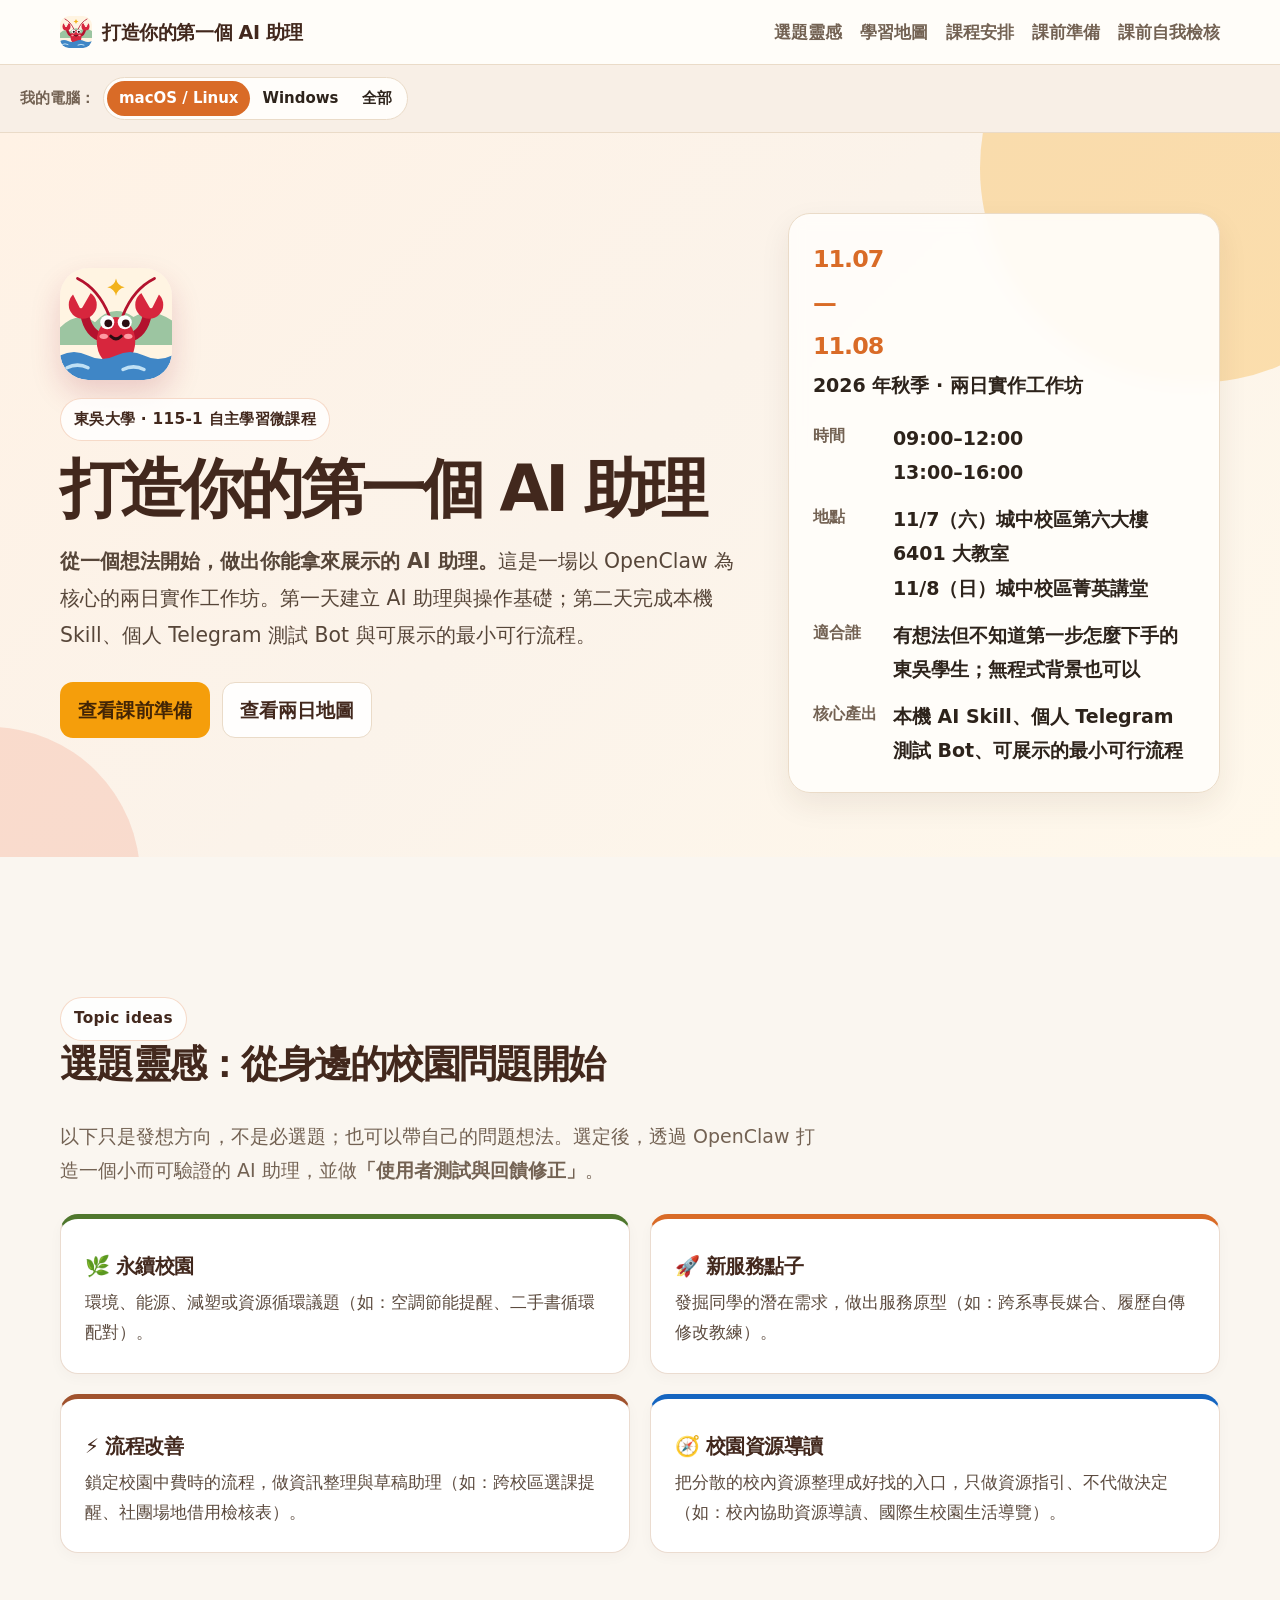
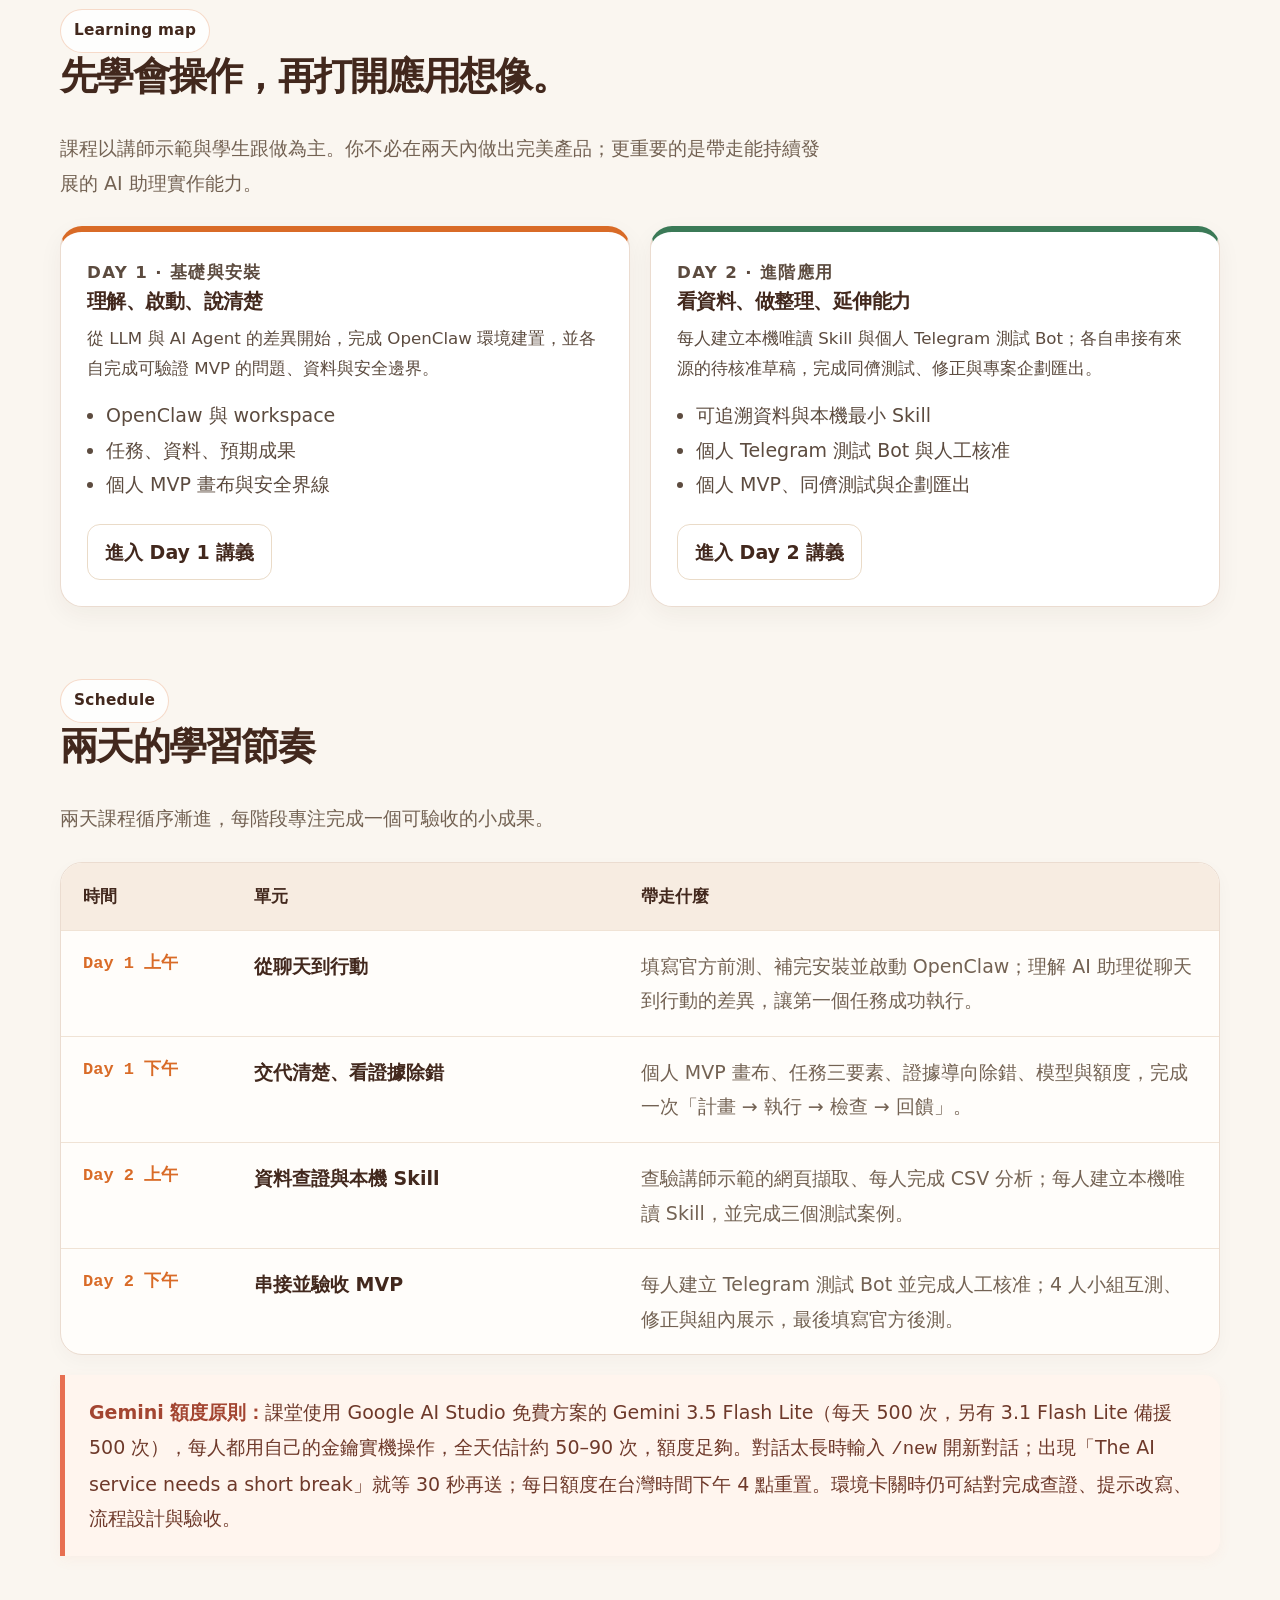
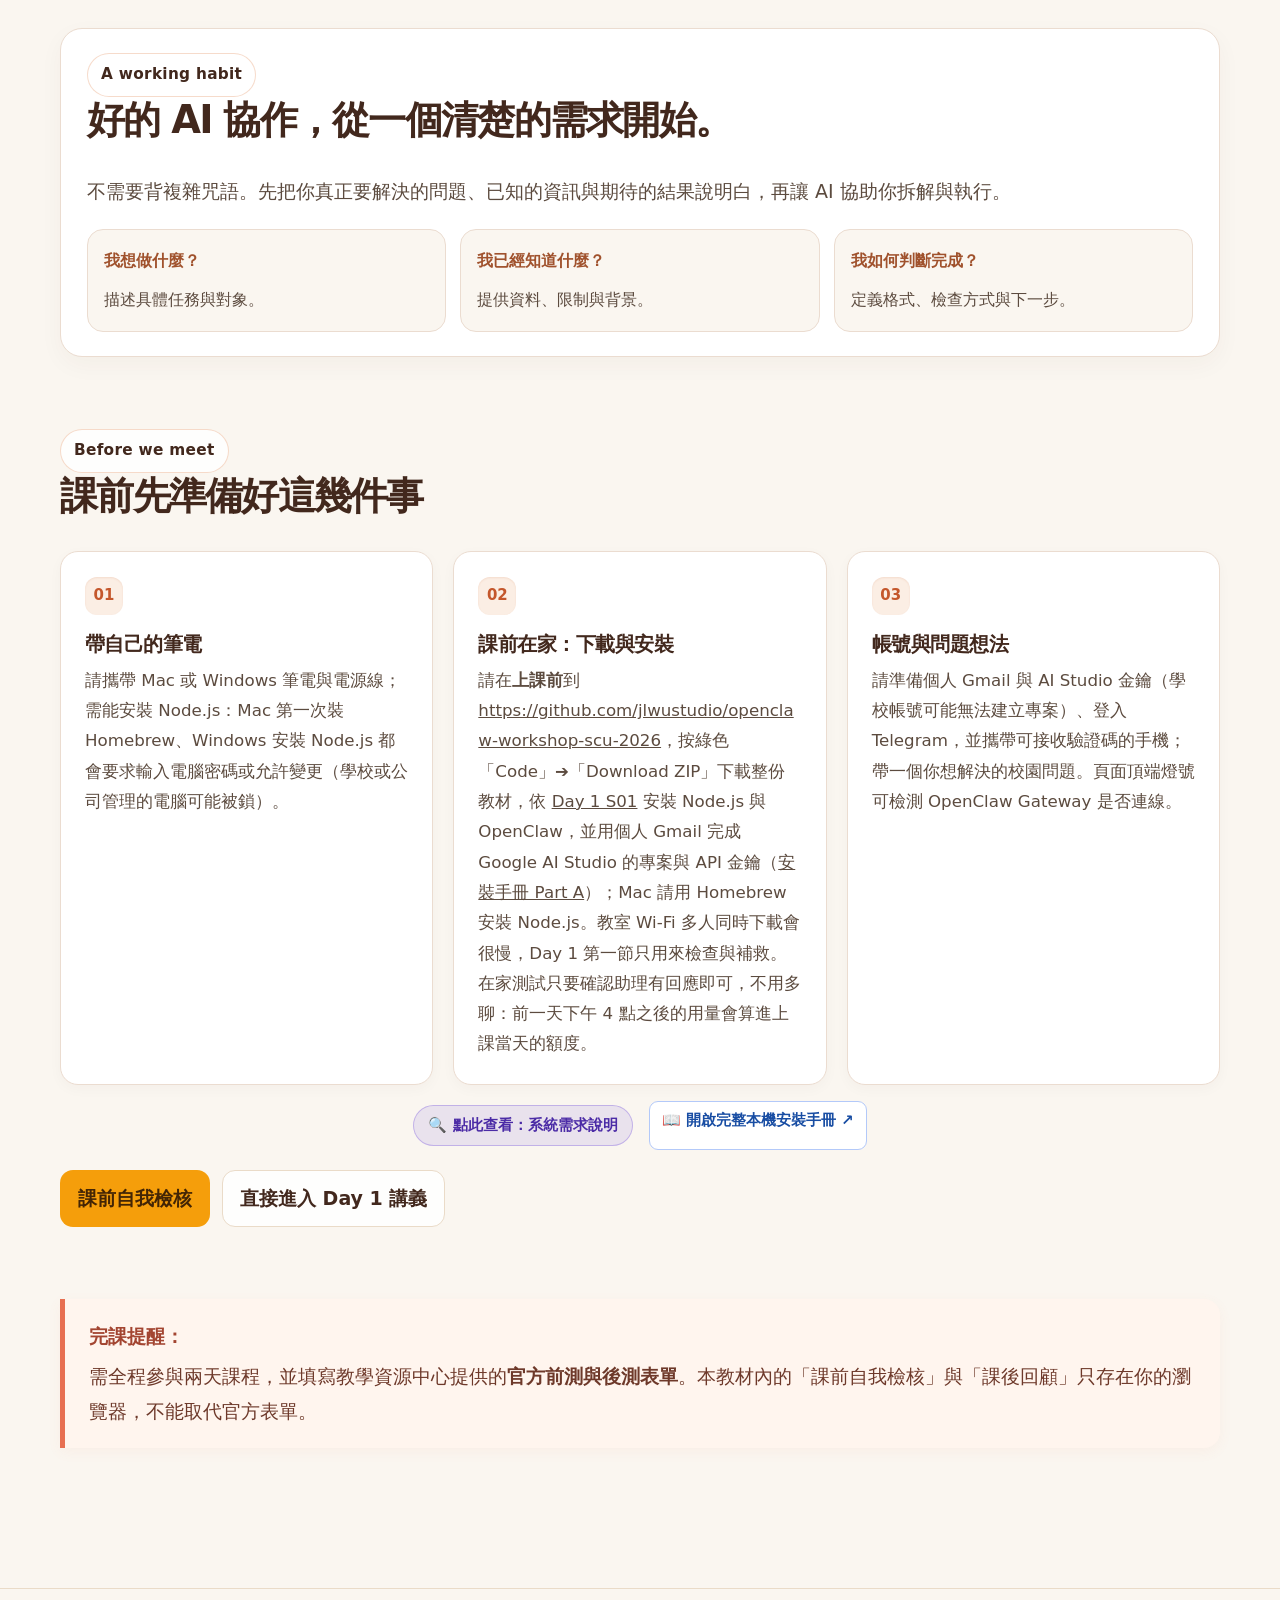
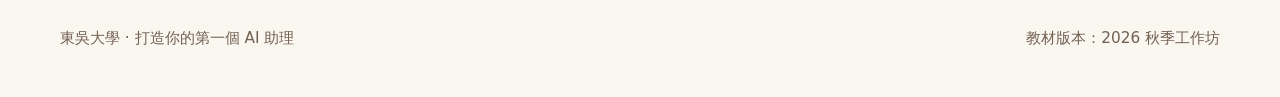
<file: index.html>
<!doctype html>
<html lang="zh-Hant">
<head>
  <meta charset="utf-8">
  <meta name="viewport" content="width=device-width, initial-scale=1">
  <title>打造你的第一個 AI 助理｜兩日實作工作坊</title>
  <link rel="icon" href="assets/favicon.svg" type="image/svg+xml">
  <link rel="stylesheet" href="assets/workshop.css">
</head>
<body>
  <header class="site-header">
    <nav class="nav" aria-label="主要導覽">
      <a class="brand" href="index.html"><img src="assets/favicon.svg" width="32" height="32" alt="">打造你的第一個 AI 助理</a>
      <div class="nav-links">
        <a href="#themes">選題靈感</a>
        <a href="#map">學習地圖</a>
        <a href="#schedule">課程安排</a>
        <a href="#prepare">課前準備</a>
        <a href="survey-pre.html">課前自我檢核</a>
      </div>
    </nav>
  </header>

  <section class="hero">
    <div class="wrap hero-grid">
      <div>
        <img class="hero-logo" src="assets/favicon.svg" width="112" height="112" alt="從外雙溪探出頭、舉著雙鉗的紅色小龍蝦">
        <span class="eyebrow">東吳大學 · 115-1 自主學習微課程</span>
        <h1>打造你的第一個 AI 助理</h1>
        <p class="lead"><b>從一個想法開始，做出你能拿來展示的 AI 助理。</b>這是一場以 OpenClaw 為核心的兩日實作工作坊。第一天建立 AI 助理與操作基礎；第二天完成本機 Skill、個人 Telegram 測試 Bot 與可展示的最小可行流程。</p>
        <div class="hero-actions">
          <a class="btn sun" href="#prepare">查看課前準備</a>
          <a class="btn secondary" href="#map">查看兩日地圖</a>
        </div>
      </div>
      <aside class="event-card" aria-label="活動資訊">
        <div class="date">11.07 — 11.08</div>
        <strong>2026 年秋季 · 兩日實作工作坊</strong>
        <dl>
          <div><dt>時間</dt><dd>09:00–12:00<br>13:00–16:00</dd></div>
          <div><dt>地點</dt><dd>11/7（六）城中校區第六大樓 6401 大教室<br>11/8（日）城中校區菁英講堂</dd></div>
          <div><dt>適合誰</dt><dd>有想法但不知道第一步怎麼下手的東吳學生；無程式背景也可以</dd></div>
          <div><dt>核心產出</dt><dd>本機 AI Skill、個人 Telegram 測試 Bot、可展示的最小可行流程</dd></div>
        </dl>
      </aside>
    </div>
  </section>

  <main class="wrap">
    <!-- Topic ideas -->
    <section id="themes" style="margin-bottom: 56px;">
      <div class="section-heading">
        <span class="eyebrow">Topic ideas</span>
        <h2>選題靈感：從身邊的校園問題開始</h2>
        <p>以下只是發想方向，不是必選題；也可以帶自己的問題想法。選定後，透過 OpenClaw 打造一個小而可驗證的 AI 助理，並做<b>「使用者測試與回饋修正」</b>。</p>
      </div>
      <div class="cards two">
        <article class="card" style="border-top: 5px solid #4f772d;">
          <h3 style="margin-top:10px;">🌿 永續校園</h3>
          <p>環境、能源、減塑或資源循環議題（如：空調節能提醒、二手書循環配對）。</p>
        </article>
        <article class="card" style="border-top: 5px solid #d96b27;">
          <h3 style="margin-top:10px;">🚀 新服務點子</h3>
          <p>發掘同學的潛在需求，做出服務原型（如：跨系專長媒合、履歷自傳修改教練）。</p>
        </article>
        <article class="card" style="border-top: 5px solid #a0522d;">
          <h3 style="margin-top:10px;">⚡ 流程改善</h3>
          <p>鎖定校園中費時的流程，做資訊整理與草稿助理（如：跨校區選課提醒、社團場地借用檢核表）。</p>
        </article>
        <article class="card" style="border-top: 5px solid #1565c0;">
          <h3 style="margin-top:10px;">🧭 校園資源導讀</h3>
          <p>把分散的校內資源整理成好找的入口，只做資源指引、不代做決定（如：校內協助資源導讀、國際生校園生活導覽）。</p>
        </article>
      </div>
    </section>

    <section id="map">
      <div class="section-heading">
        <span class="eyebrow">Learning map</span>
        <h2>先學會操作，再打開應用想像。</h2>
        <p>課程以講師示範與學生跟做為主。你不必在兩天內做出完美產品；更重要的是帶走能持續發展的 AI 助理實作能力。</p>
      </div>
      <div class="cards two">
        <article class="card day-card day-one">
          <p class="day-label">Day 1 · 基礎與安裝</p>
          <h3>理解、啟動、說清楚</h3>
          <p>從 LLM 與 AI Agent 的差異開始，完成 OpenClaw 環境建置，並各自完成可驗證 MVP 的問題、資料與安全邊界。</p>
          <ul>
            <li>OpenClaw 與 workspace</li>
            <li>任務、資料、預期成果</li>
            <li>個人 MVP 畫布與安全界線</li>
          </ul>
          <a class="btn secondary" href="day1-foundations.html">進入 Day 1 講義</a>
        </article>
        <article class="card day-card day-two">
          <p class="day-label">Day 2 · 進階應用</p>
          <h3>看資料、做整理、延伸能力</h3>
          <p>每人建立本機唯讀 Skill 與個人 Telegram 測試 Bot；各自串接有來源的待核准草稿，完成同儕測試、修正與專案企劃匯出。</p>
          <ul>
            <li>可追溯資料與本機最小 Skill</li>
            <li>個人 Telegram 測試 Bot 與人工核准</li>
            <li>個人 MVP、同儕測試與企劃匯出</li>
          </ul>
          <a class="btn secondary" href="day2-applications.html">進入 Day 2 講義</a>
        </article>
      </div>
    </section>

    <section id="schedule">
      <div class="section-heading">
        <span class="eyebrow">Schedule</span>
        <h2>兩天的學習節奏</h2>
        <p>兩天課程循序漸進，每階段專注完成一個可驗收的小成果。</p>
      </div>
      <div class="schedule" role="table" aria-label="課程時程">
        <div class="schedule-row header" role="row"><div>時間</div><div>單元</div><div>帶走什麼</div></div>
        <div class="schedule-row" role="row"><div class="time">Day 1 上午</div><div class="topic">從聊天到行動</div><div class="outcome">填寫官方前測、補完安裝並啟動 OpenClaw；理解 AI 助理從聊天到行動的差異，讓第一個任務成功執行。</div></div>
        <div class="schedule-row" role="row"><div class="time">Day 1 下午</div><div class="topic">交代清楚、看證據除錯</div><div class="outcome">個人 MVP 畫布、任務三要素、證據導向除錯、模型與額度，完成一次「計畫 → 執行 → 檢查 → 回饋」。</div></div>
        <div class="schedule-row" role="row"><div class="time">Day 2 上午</div><div class="topic">資料查證與本機 Skill</div><div class="outcome">查驗講師示範的網頁擷取、每人完成 CSV 分析；每人建立本機唯讀 Skill，並完成三個測試案例。</div></div>
        <div class="schedule-row" role="row"><div class="time">Day 2 下午</div><div class="topic">串接並驗收 MVP</div><div class="outcome">每人建立 Telegram 測試 Bot 並完成人工核准；4 人小組互測、修正與組內展示，最後填寫官方後測。</div></div>
      </div>
      <div class="notice"><strong>Gemini 額度原則：</strong>課堂使用 Google AI Studio 免費方案的 Gemini 3.5 Flash Lite（每天 500 次，另有 3.1 Flash Lite 備援 500 次），每人都用自己的金鑰實機操作，全天估計約 50–90 次，額度足夠。對話太長時輸入 <code>/new</code> 開新對話；出現「The AI service needs a short break」就等 30 秒再送；每日額度在台灣時間下午 4 點重置。環境卡關時仍可結對完成查證、提示改寫、流程設計與驗收。</div>
    </section>

    <section>
      <div class="prompt-card">
        <span class="eyebrow">A working habit</span>
        <h2>好的 AI 協作，從一個清楚的需求開始。</h2>
        <p>不需要背複雜咒語。先把你真正要解決的問題、已知的資訊與期待的結果說明白，再讓 AI 協助你拆解與執行。</p>
        <div class="prompt-grid">
          <div><strong>我想做什麼？</strong><span>描述具體任務與對象。</span></div>
          <div><strong>我已經知道什麼？</strong><span>提供資料、限制與背景。</span></div>
          <div><strong>我如何判斷完成？</strong><span>定義格式、檢查方式與下一步。</span></div>
        </div>
      </div>
    </section>

    <section id="prepare">
      <div class="section-heading">
        <span class="eyebrow">Before we meet</span>
        <h2>課前先準備好這幾件事</h2>
      </div>
      <div class="cards three">
        <article class="card"><span class="number">01</span><h3>帶自己的筆電</h3><p>請攜帶 Mac 或 Windows 筆電與電源線；需能安裝 Node.js：Mac 第一次裝 Homebrew、Windows 安裝 Node.js 都會要求輸入電腦密碼或允許變更（學校或公司管理的電腦可能被鎖）。</p></article>
        <article class="card"><span class="number">02</span><h3>課前在家：下載與安裝</h3><p>請在<b>上課前</b>到 <a href="https://github.com/jlwustudio/openclaw-workshop-scu-2026" target="_blank" rel="noopener">https://github.com/jlwustudio/openclaw-workshop-scu-2026</a>，按綠色「Code」➔「Download ZIP」下載整份教材，依 <a href="day1-foundations.html#prepare">Day 1 S01</a> 安裝 Node.js 與 OpenClaw，並用個人 Gmail 完成 Google AI Studio 的專案與 API 金鑰（<a href="openclaw-install-guide.html#partA">安裝手冊 Part A</a>）；Mac 請用 Homebrew 安裝 Node.js。教室 Wi-Fi 多人同時下載會很慢，Day 1 第一節只用來檢查與補救。在家測試只要確認助理有回應即可，不用多聊：前一天下午 4 點之後的用量會算進上課當天的額度。</p></article>
        <article class="card"><span class="number">03</span><h3>帳號與問題想法</h3><p>請準備個人 Gmail 與 AI Studio 金鑰（學校帳號可能無法建立專案）、登入 Telegram，並攜帶可接收驗證碼的手機；帶一個你想解決的校園問題。頁面頂端燈號可檢測 OpenClaw Gateway 是否連線。</p></article>
      </div>
      <div style="margin-top: 16px; display:flex; gap:12px; justify-content:center; flex-wrap:wrap;">
        <button type="button" class="btn-modal-trigger violet" data-modal-target="#modal-sys-reqs" data-modal-title="💻 筆電設備與環境檢測細節">🔍 點此查看：系統需求說明</button>
        <a href="openclaw-install-guide.html" class="btn-script" style="color:#184da3; border-color:#b3c9f9;">📖 開啟完整本機安裝手冊 ↗</a>
      </div>
      <div class="hero-actions" style="margin-top: 20px;"><a class="btn sun" href="survey-pre.html">課前自我檢核</a><a class="btn secondary" href="day1-foundations.html">直接進入 Day 1 講義</a></div>
    </section>

    <section>
      <div class="notice">
        <strong>完課提醒：</strong>
        <p style="margin:6px 0 0 0;">需全程參與兩天課程，並填寫教學資源中心提供的<b>官方前測與後測表單</b>。本教材內的「課前自我檢核」與「課後回顧」只存在你的瀏覽器，不能取代官方表單。</p>
      </div>
    </section>
  </main>

  <footer class="footer"><div class="wrap"><span>東吳大學 · 打造你的第一個 AI 助理</span><span>教材版本：2026 秋季工作坊</span></div></footer>

  <!-- Modal Contents for Index Page -->
  <div class="modal-template" id="modal-sys-reqs" data-title="💻 筆電設備與環境檢測細節">
    <h4>系統需求</h4>
    <ul>
      <li><b>作業系統：</b>macOS 13+（Apple Silicon 或 Intel）或 Windows 10 22H2 / Windows 11（64-bit）。</li>
      <li><b>記憶體：</b>建議 8GB RAM 以上。</li>
      <li><b>權限：</b>安裝 Homebrew 或 Node.js 時會要求輸入電腦密碼或允許變更；裝好後日常操作用一般使用者帳號即可。不要隨意在指令前加 <code>sudo</code>。</li>
    </ul>
  </div>

  <script src="assets/workshop.js"></script>
</body>
</html>
</file>
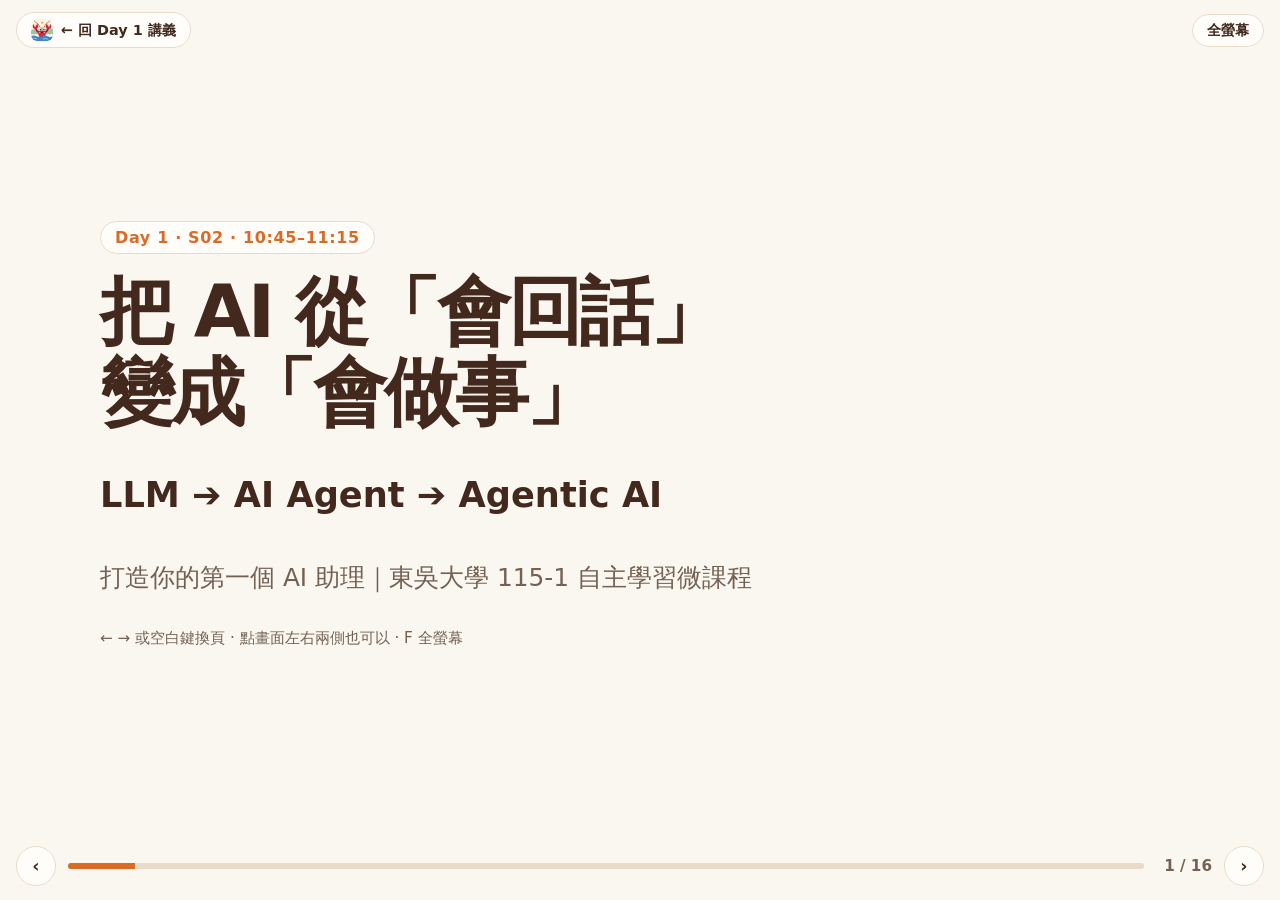
<file: day1-concepts-slides.html>
<!doctype html>
<html lang="zh-Hant">
<head>
  <meta charset="utf-8">
  <meta name="viewport" content="width=device-width, initial-scale=1">
  <title>從聊天到行動｜Day 1 概念課投影片</title>
  <link rel="icon" href="assets/favicon.svg" type="image/svg+xml">
  <style>
    :root {
      --ink: #2d231b; --muted: #736253; --paper: #fffdfa; --canvas: #faf6f0; --line: #eadbc8;
      --navy: #42281d; --blue: #d96b27; --teal: #3b7a57; --mint: #e8f0e6; --violet: #a0522d;
      --lavender: #f5ece3; --sun: #f59e0b; --coral: #e76f51; --soft: #fff4e6;
      --sans: Inter, ui-sans-serif, system-ui, -apple-system, BlinkMacSystemFont, "Segoe UI", "Noto Sans TC", sans-serif;
    }
    * { box-sizing: border-box; }
    html, body { margin: 0; height: 100%; background: var(--canvas); color: var(--ink); font-family: var(--sans); }
    body { overflow: hidden; }

    .deck { position: relative; height: 100%; }
    .slide { position: absolute; inset: 0; display: none; overflow-y: auto; padding: 72px 16px 84px; }
    .slide.active { display: flex; }
    .slide > .inner { margin: auto; width: 100%; max-width: 1080px; }

    .kicker { display: inline-block; padding: 6px 14px; border-radius: 999px; border: 1px solid var(--line); background: var(--paper); color: var(--blue); font-weight: 800; font-size: clamp(.8rem, 1.4vw, 1rem); letter-spacing: .04em; }
    h1 { margin: 18px 0 14px; font-size: clamp(2.2rem, 6vw, 4.6rem); line-height: 1.1; letter-spacing: -.04em; color: var(--navy); }
    h2 { margin: 14px 0 22px; font-size: clamp(1.6rem, 4vw, 3rem); line-height: 1.2; letter-spacing: -.03em; color: var(--navy); }
    p, li { font-size: clamp(1.05rem, 2.1vw, 1.55rem); line-height: 1.7; }
    .lead { color: var(--muted); }
    .big { font-size: clamp(1.3rem, 3vw, 2.2rem); font-weight: 800; color: var(--navy); line-height: 1.5; }
    strong { color: var(--blue); }

    .grid { display: grid; gap: 16px; }
    .g2 { grid-template-columns: repeat(2, minmax(0, 1fr)); }
    .g3 { grid-template-columns: repeat(3, minmax(0, 1fr)); }
    .g4 { grid-template-columns: repeat(4, minmax(0, 1fr)); }
    .card { background: var(--paper); border: 1.5px solid var(--line); border-radius: 22px; padding: 20px 22px; }
    .card h3 { margin: 0 0 6px; font-size: clamp(1.15rem, 2.4vw, 1.75rem); color: var(--navy); }
    .card p { margin: 0; font-size: clamp(.98rem, 1.8vw, 1.3rem); color: var(--muted); }
    .emoji { font-size: clamp(2rem, 5vw, 3.4rem); line-height: 1; margin-bottom: 8px; }
    .callout { margin-top: 22px; padding: 16px 20px; border-radius: 18px; background: var(--soft); border-left: 6px solid var(--sun); font-weight: 700; }
    .quote { margin-top: 22px; padding: 18px 22px; border-radius: 18px; background: var(--lavender); color: var(--navy); font-weight: 800; font-size: clamp(1.1rem, 2.4vw, 1.7rem); }

    .flow { display: flex; align-items: stretch; gap: 10px; flex-wrap: wrap; }
    .flow .card { flex: 1 1 160px; text-align: center; }
    .flow .arrow { align-self: center; font-size: 1.8rem; color: var(--blue); font-weight: 900; }

    .predict { display: flex; gap: 10px; flex-wrap: wrap; margin-top: 10px; }
    .chip { padding: 8px 16px; border-radius: 999px; background: var(--paper); border: 1.5px solid var(--line); font-weight: 800; font-size: clamp(1rem, 2vw, 1.4rem); }
    .chip.top { border-color: var(--blue); color: var(--blue); }

    .dialog { display: grid; gap: 12px; }
    .bubble { padding: 14px 18px; border-radius: 18px; background: var(--paper); border: 1.5px solid var(--line); font-size: clamp(1rem, 2vw, 1.35rem); line-height: 1.6; }
    .bubble.agent { background: var(--mint); }
    .bubble b { color: var(--navy); }

    .quiz { display: grid; gap: 10px; margin-top: 6px; }
    .quiz button { text-align: left; font: inherit; font-size: clamp(1rem, 2vw, 1.35rem); padding: 12px 16px; border-radius: 14px; border: 1.5px solid var(--line); background: var(--paper); color: var(--ink); cursor: pointer; }
    .quiz button.correct { border-color: var(--teal); background: var(--mint); font-weight: 800; }
    .quiz button.wrong { border-color: var(--coral); opacity: .7; }
    .answer { display: none; margin-top: 12px; padding: 12px 16px; border-radius: 14px; background: var(--mint); font-size: clamp(.98rem, 1.9vw, 1.3rem); }
    .answer.show { display: block; }

    .topbar { position: fixed; top: 0; left: 0; right: 0; display: flex; justify-content: space-between; align-items: center; gap: 10px; padding: 12px 16px; z-index: 5; }
    .topbar a, .topbar button { font: inherit; font-size: .9rem; font-weight: 800; color: var(--navy); background: var(--paper); border: 1px solid var(--line); border-radius: 999px; padding: 6px 14px; text-decoration: none; cursor: pointer; }
    .topbar .tools { display: flex; gap: 8px; }
    .topbar a { display: inline-flex; align-items: center; gap: 8px; }
    .topbar a img { flex: none; border-radius: 6px; }
    .bottombar { position: fixed; left: 0; right: 0; bottom: 0; padding: 0 16px 14px; z-index: 5; display: flex; align-items: center; gap: 12px; }
    .progress { flex: 1; height: 6px; border-radius: 999px; background: var(--line); overflow: hidden; }
    .progress span { display: block; height: 100%; width: 0; background: var(--blue); transition: width .25s; }
    .count { font-weight: 800; color: var(--muted); font-size: .95rem; min-width: 56px; text-align: right; }
    .nav-btn { font: inherit; font-weight: 900; font-size: 1.1rem; width: 40px; height: 40px; border-radius: 50%; border: 1px solid var(--line); background: var(--paper); color: var(--navy); cursor: pointer; }
    .hint { color: var(--muted); font-size: .95rem; margin-top: 26px; }

    @media (max-width: 760px) {
      .g2, .g3, .g4 { grid-template-columns: 1fr; }
      .flow { flex-direction: column; }
      .flow .arrow { transform: rotate(90deg); }
      .slide { padding-top: 64px; }
    }
  </style>
</head>
<body>
  <div class="topbar">
    <a href="day1-foundations.html#concept"><img src="assets/favicon.svg" width="22" height="22" alt="">← 回 Day 1 講義</a>
    <div class="tools">
      <button type="button" id="btn-full" aria-label="全螢幕">全螢幕</button>
    </div>
  </div>

  <main class="deck" id="deck">

    <!-- 1 封面 -->
    <section class="slide"><div class="inner">
      <span class="kicker">Day 1 · S02 · 10:45–11:15</span>
      <h1>把 AI 從「會回話」<br>變成「會做事」</h1>
      <p class="big">LLM ➔ AI Agent ➔ Agentic AI</p>
      <p class="lead">打造你的第一個 AI 助理｜東吳大學 115-1 自主學習微課程</p>
      <p class="hint">← → 或空白鍵換頁 · 點畫面左右兩側也可以 · F 全螢幕</p>
    </div></section>

    <!-- 2 暖身 -->
    <section class="slide"><div class="inner">
      <span class="kicker">暖身</span>
      <h2>你今天已經用過幾個 AI？</h2>
      <div class="grid g4">
        <div class="card"><div class="emoji">🔎</div><h3>搜尋建議</h3><p>自動補完下一個字</p></div>
        <div class="card"><div class="emoji">🎵</div><h3>推薦下一首</h3><p>YouTube、Spotify</p></div>
        <div class="card"><div class="emoji">🌐</div><h3>即時翻譯</h3><p>字幕、相機翻譯</p></div>
        <div class="card"><div class="emoji">🎙️</div><h3>語音助理</h3><p>Siri、Google 助理</p></div>
      </div>
      <div class="callout">共通點：它們只會「回答」或「推薦」。今天要認識的，是會替你「動手做事」的 AI。</div>
    </div></section>

    <!-- 3 LLM -->
    <section class="slide"><div class="inner">
      <span class="kicker">01 · 什麼是 LLM</span>
      <h2>LLM：大型語言模型</h2>
      <div class="grid g3">
        <div class="card"><div class="emoji">大</div><h3>Large</h3><p>參數多、讀過的文字多，抓得住語言細節。</p></div>
        <div class="card"><div class="emoji">語</div><h3>Language</h3><p>處理文字與符號：中文、英文、程式碼都算。</p></div>
        <div class="card"><div class="emoji">模</div><h3>Model</h3><p>從大量資料學到語言規律的數學系統。</p></div>
      </div>
      <div class="quote">一台超強的文字預測引擎。</div>
    </div></section>

    <!-- 4 文字接龍與 Token -->
    <section class="slide"><div class="inner">
      <span class="kicker">01 · 什麼是 LLM</span>
      <h2>本質是一場超強的「文字接龍」</h2>
      <p>看前面的字，猜下一個字最可能是什麼：</p>
      <p class="big">「今天天氣真＿＿」</p>
      <div class="predict"><span class="chip top">好 82%</span><span class="chip">熱 11%</span><span class="chip">糟 5%</span></div>
      <div class="grid g2" style="margin-top:22px;">
        <div class="card"><h3>🧩 Token</h3><p>模型把文字切成詞塊來讀：今天＋天氣＋真＋的＋很＋好。用量、費用都以 Token 計算。</p></div>
        <div class="card"><h3>📏 Context Window</h3><p>一次能記住的長度有上限。對話太長時，最早交代的規則可能被「忘記」，適時開新對話。</p></div>
      </div>
    </div></section>

    <!-- 5 幻覺 -->
    <section class="slide"><div class="inner">
      <span class="kicker">01 · 什麼是 LLM</span>
      <h2>會生成，不會查證</h2>
      <p>LLM 不是在查資料庫，而是把規律「壓縮」進模型。沒把握時，它會<strong>一本正經地說錯</strong>，這叫<strong>幻覺</strong>。</p>
      <div class="callout">對策：把 LLM 當成「很會講的實習生」。好用，但重要的事要複查，也要它附上出處。</div>
      <div class="quote">很會講，但關在罐子裡。</div>
    </div></section>

    <!-- 6 Agent -->
    <section class="slide"><div class="inner">
      <span class="kicker">02 · 從 LLM 到 AI Agent</span>
      <h2>Agent ＝ 大腦 ＋ 手腳</h2>
      <div class="grid g2">
        <div class="card"><div class="emoji">🧠</div><h3>LLM（大腦）</h3><p>很會想、很會講，但只能「說」，碰不到真實世界。</p></div>
        <div class="card"><div class="emoji">🤖</div><h3>AI Agent（有手有腳）</h3><p>同一顆大腦，加上工具和眼睛，就能真的把事做完。</p></div>
      </div>
      <div class="grid g3" style="margin-top:16px;">
        <div class="card"><h3>🌐 瀏覽器</h3><p>開網頁、抓公告重點</p></div>
        <div class="card"><h3>📁 檔案系統</h3><p>讀寫你授權的資料夾</p></div>
        <div class="card"><h3>💻 終端機</h3><p>執行指令與小程式</p></div>
      </div>
    </div></section>

    <!-- 7 循環 -->
    <section class="slide"><div class="inner">
      <span class="kicker">02 · 從 LLM 到 AI Agent</span>
      <h2>Agent 怎麼工作？想 ➔ 做 ➔ 看 ➔ 修</h2>
      <div class="flow">
        <div class="card"><div class="emoji">💭</div><h3>想</h3><p>拆解任務，決定用哪個工具</p></div>
        <span class="arrow">➔</span>
        <div class="card"><div class="emoji">🛠️</div><h3>做</h3><p>呼叫工具：開網頁、寫檔、跑指令</p></div>
        <span class="arrow">➔</span>
        <div class="card"><div class="emoji">👀</div><h3>看</h3><p>讀取結果，判斷成功或失敗</p></div>
        <span class="arrow">➔</span>
        <div class="card"><div class="emoji">🔁</div><h3>修</h3><p>出錯就換方法；成功就下一步</p></div>
      </div>
      <div class="quote">Agent ＝ 大腦（LLM）＋ 手腳（工具）＋ 不斷修正的循環。</div>
    </div></section>

    <!-- 8 人間 Agent -->
    <section class="slide"><div class="inner">
      <!-- 講師備註：由講師與一位學員示範，約 3 分鐘。重點是「沒有授權與資料，Agent 就做不到」。 -->
      <span class="kicker">講師示範 · 人間 Agent</span>
      <h2>Agent 沒有魔法</h2>
      <div class="dialog">
        <div class="bubble"><b>🗣️ 使用者：</b>幫我看看吉他社這星期有什麼活動？要花多少錢？</div>
        <div class="bubble agent"><b>🤖 Agent：</b>我沒有社團資料的讀取權限。請提供「社團活動資料卡」並授權我讀取。</div>
        <div class="bubble"><b>🗣️ 使用者：</b>好，授權你讀取這張資料卡，摘要給我。</div>
        <div class="bubble agent"><b>🤖 Agent：</b>讀取完成：成發活動在本週五 19:00，城中 5117，資料卡寫「免費入場」。</div>
      </div>
      <div class="callout">Agent 要靠明確的授權、可靠的資料來源和可用的工具，才能完成任務。</div>
    </div></section>

    <!-- 9 Agentic -->
    <section class="slide"><div class="inner">
      <span class="kicker">03 · 什麼是 Agentic AI</span>
      <h2>交代一個目標，它自己想辦法完成</h2>
      <div class="grid g3">
        <div class="card"><h3>01 自主規劃</h3><p>你給目標，它自己拆成步驟。</p></div>
        <div class="card"><h3>02 多步驟執行</h3><p>連續完成一串動作，不用一直下指令。</p></div>
        <div class="card"><h3>03 自我修正</h3><p>中途出錯會發現並重試。</p></div>
      </div>
      <h3 style="margin:26px 0 10px; color:var(--navy); font-size:clamp(1.1rem,2.4vw,1.6rem);">自主程度光譜</h3>
      <div class="flow">
        <div class="card"><h3>一問一答</h3><p>純 LLM</p></div>
        <span class="arrow">➔</span>
        <div class="card"><h3>單步工具</h3><p>用一次工具做一件事</p></div>
        <span class="arrow">➔</span>
        <div class="card"><h3>多步自主</h3><p>給目標，自己連續完成</p></div>
      </div>
    </div></section>

    <!-- 10 多代理與人在迴圈 -->
    <section class="slide"><div class="inner">
      <span class="kicker">03 · 什麼是 Agentic AI</span>
      <h2>越自主，越要有人把關</h2>
      <div class="grid g3">
        <div class="card"><div class="emoji">🔍</div><h3>研究員 Agent</h3><p>上網檢索、抓資料</p></div>
        <div class="card"><div class="emoji">✍️</div><h3>寫手 Agent</h3><p>把資料寫成草稿</p></div>
        <div class="card"><div class="emoji">🧐</div><h3>檢查員 Agent</h3><p>校對格式、抓錯</p></div>
      </div>
      <div class="callout">人在迴圈（Human-in-the-loop）：刪檔、付費、寄信、處理個資等不可逆動作，一律「先問你，批准後才執行」。</div>
    </div></section>

    <!-- 11 OpenClaw -->
    <section class="slide"><div class="inner">
      <span class="kicker">04 · OpenClaw</span>
      <h2>跑在你自己電腦上的 AI 助理</h2>
      <p class="lead">OpenClaw 本身不含大腦，採「自帶模型」架構，我們接上 Google Gemini 雲端模型當大腦。</p>
      <div class="flow">
        <div class="card"><div class="emoji">💻</div><h3>你的電腦</h3><p>OpenClaw 本體：瀏覽器、檔案、指令、Skills</p></div>
        <span class="arrow">＋</span>
        <div class="card"><div class="emoji">☁️</div><h3>大腦</h3><p>Google Gemini 雲端模型，負責思考與規劃</p></div>
        <span class="arrow">＋</span>
        <div class="card"><div class="emoji">🧑‍✈️</div><h3>你</h3><p>設定目標與界線、批准關鍵步驟、隨時喊停</p></div>
      </div>
    </div></section>

    <!-- 12 守則 -->
    <section class="slide"><div class="inner">
      <span class="kicker">04 · 教室守則</span>
      <h2>4 大教室守則</h2>
      <div class="grid g2">
        <div class="card"><h3>🔑 金鑰不外流</h3><p>API 金鑰、Token 就像密碼，不貼給別人、不上傳公開網路。今天你會第一次拿到自己的 Gemini API 金鑰。</p></div>
        <div class="card"><h3>🔍 重要的事再確認</h3><p>AI 會一本正經說錯，產出一定要自己複查。</p></div>
        <div class="card"><h3>⚠️ 不亂刪、不亂送、不亂裝</h3><p>刪檔與寄信先想清楚；只安裝講師審核過的 Skill。</p></div>
        <div class="card"><h3>🔒 尊重隱私</h3><p>不讓 AI 讀取或外洩他人的私人資料與未公開校務訊息。</p></div>
      </div>
    </div></section>

    <!-- 13 Quiz -->
    <section class="slide"><div class="inner">
      <span class="kicker">隨堂 Quiz · 1 / 3</span>
      <h2>LLM、AI Agent 與 Agentic AI 最大的差別？</h2>
      <div class="quiz" data-answer="0">
        <button type="button">(A) LLM 會回話，Agent 裝了手腳，Agentic AI 能自主完成任務</button>
        <button type="button">(B) 費用不同：LLM 最貴，Agentic AI 完全免費</button>
        <button type="button">(C) 只有 Agentic AI 會寫程式</button>
        <button type="button">(D) 名字不同，本質完全一樣</button>
      </div>
      <div class="answer">✅ 答案 (A)：會回話的大腦 ➔ 裝上手腳 ➔ 自主拆步驟完成任務。</div>
    </div></section>

    <section class="slide"><div class="inner">
      <span class="kicker">隨堂 Quiz · 2 / 3</span>
      <h2>AI 助理準備刪除檔案或寄信時，你該怎麼做？</h2>
      <div class="quiz" data-answer="2">
        <button type="button">(A) 立刻拔掉電腦插頭</button>
        <button type="button">(B) 閉上眼睛祈禱它不要做錯</button>
        <button type="button">(C) 請它先講計畫，同意後再動手</button>
        <button type="button">(D) 放著不管，AI 不會犯錯</button>
      </div>
      <div class="answer">✅ 答案 (C)：不可逆的動作要堅持人在迴圈，先審查計畫再批准。</div>
    </div></section>

    <section class="slide"><div class="inner">
      <span class="kicker">隨堂 Quiz · 3 / 3</span>
      <h2>OpenClaw 和「大腦（模型）」的關係？</h2>
      <div class="quiz" data-answer="1">
        <button type="button">(A) 內建最強模型，不需連網</button>
        <button type="button">(B) OpenClaw 提供手腳與工具，大腦外接 Google Gemini</button>
        <button type="button">(C) 它只有大腦，沒有任何工具</button>
        <button type="button">(D) 一裝就會被 100GB 模型塞滿硬碟</button>
      </div>
      <div class="answer">✅ 答案 (B)：OpenClaw 是本機的手腳與記憶，大腦由雲端模型提供。</div>
    </div></section>

    <!-- 14 小結 -->
    <section class="slide"><div class="inner">
      <span class="kicker">小結</span>
      <h2>今天先記住三句話</h2>
      <div class="grid" style="gap:12px;">
        <div class="quote" style="margin:0;">LLM：很會講的文字預測引擎，但關在罐子裡。</div>
        <div class="quote" style="margin:0;">Agent：大腦＋手腳＋想做看修的循環。</div>
        <div class="quote" style="margin:0;">Agentic AI：越自主，你越要當好把關的人。</div>
      </div>
      <div class="callout">休息後（10:45）：在教材資料夾啟動 OpenClaw，讓它做第一件事。</div>
    </div></section>

  </main>

  <div class="bottombar">
    <button type="button" class="nav-btn" id="btn-prev" aria-label="上一頁">‹</button>
    <div class="progress"><span id="progress"></span></div>
    <span class="count" id="count"></span>
    <button type="button" class="nav-btn" id="btn-next" aria-label="下一頁">›</button>
  </div>

  <script>
  (function () {
    const slides = Array.from(document.querySelectorAll('.slide'));
    const progress = document.getElementById('progress');
    const count = document.getElementById('count');
    let index = 0;

    function show(i) {
      index = Math.max(0, Math.min(slides.length - 1, i));
      slides.forEach((s, n) => s.classList.toggle('active', n === index));
      slides[index].scrollTop = 0;
      progress.style.width = ((index + 1) / slides.length * 100) + '%';
      count.textContent = (index + 1) + ' / ' + slides.length;
      history.replaceState(null, '', '#' + (index + 1));
    }
    const next = () => show(index + 1);
    const prev = () => show(index - 1);

    const fromHash = parseInt(location.hash.slice(1), 10);
    show(Number.isFinite(fromHash) ? fromHash - 1 : 0);
    window.addEventListener('hashchange', () => {
      const n = parseInt(location.hash.slice(1), 10);
      if (Number.isFinite(n) && n - 1 !== index) show(n - 1);
    });

    document.addEventListener('keydown', (e) => {
      if (e.metaKey || e.ctrlKey || e.altKey) return;
      if (['ArrowRight', 'PageDown', ' '].includes(e.key)) { e.preventDefault(); next(); }
      else if (['ArrowLeft', 'PageUp'].includes(e.key)) { e.preventDefault(); prev(); }
      else if (e.key === 'Home') show(0);
      else if (e.key === 'End') show(slides.length - 1);
      else if (e.key === 'f' || e.key === 'F') toggleFull();
    });

    document.getElementById('deck').addEventListener('click', (e) => {
      if (e.target.closest('button, a')) return;
      if (e.clientX > window.innerWidth / 2) next(); else prev();
    });
    document.getElementById('btn-next').addEventListener('click', next);
    document.getElementById('btn-prev').addEventListener('click', prev);

    let touchX = null;
    document.addEventListener('touchstart', (e) => { touchX = e.touches[0].clientX; }, { passive: true });
    document.addEventListener('touchend', (e) => {
      if (touchX === null) return;
      const dx = e.changedTouches[0].clientX - touchX;
      if (Math.abs(dx) > 50) { dx < 0 ? next() : prev(); }
      touchX = null;
    });

    function toggleFull() {
      if (!document.fullscreenElement) document.documentElement.requestFullscreen?.();
      else document.exitFullscreen?.();
    }
    document.getElementById('btn-full').addEventListener('click', toggleFull);

    document.querySelectorAll('.quiz').forEach((quiz) => {
      const answer = Number(quiz.dataset.answer);
      const buttons = quiz.querySelectorAll('button');
      const explanation = quiz.nextElementSibling;
      buttons.forEach((btn, n) => btn.addEventListener('click', () => {
        buttons.forEach((b, m) => {
          b.classList.toggle('correct', m === answer);
          b.classList.toggle('wrong', m === n && n !== answer);
        });
        explanation.classList.add('show');
      }));
    });
  })();
  </script>
</body>
</html>
</file>
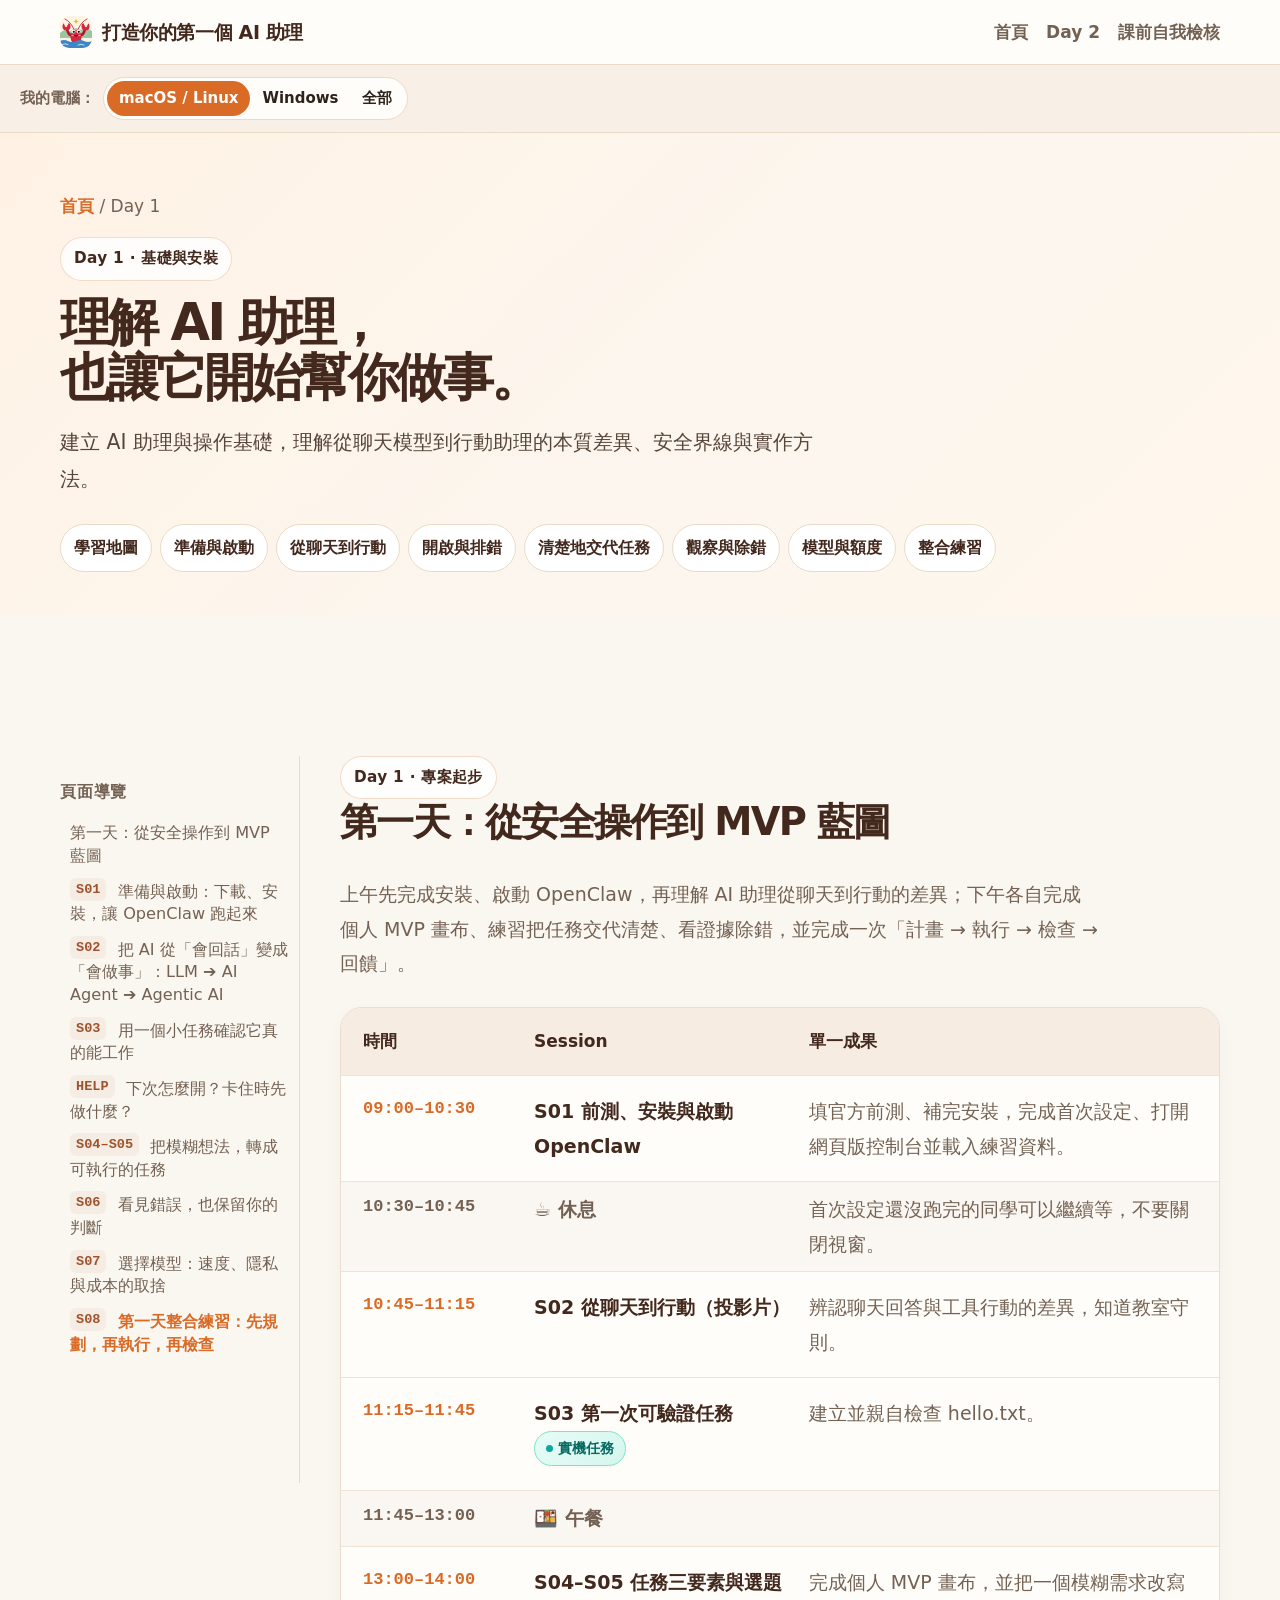
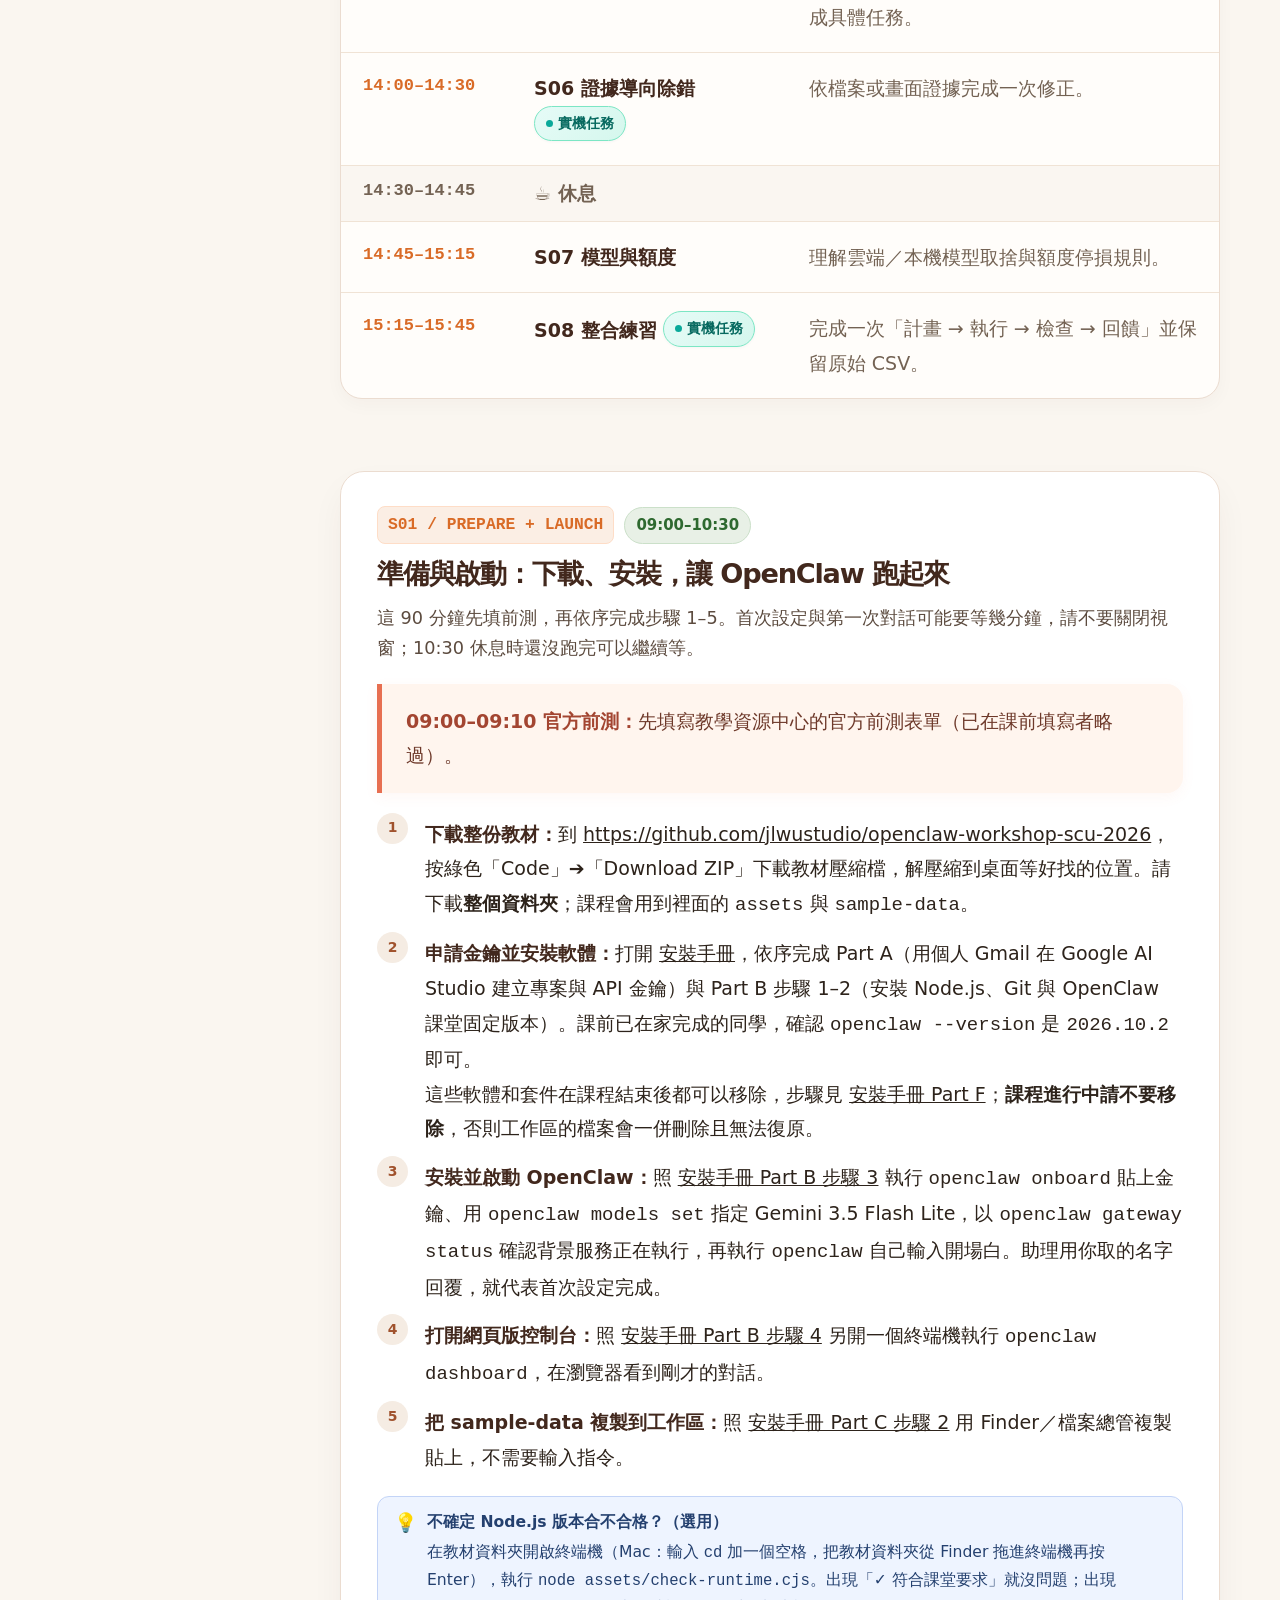
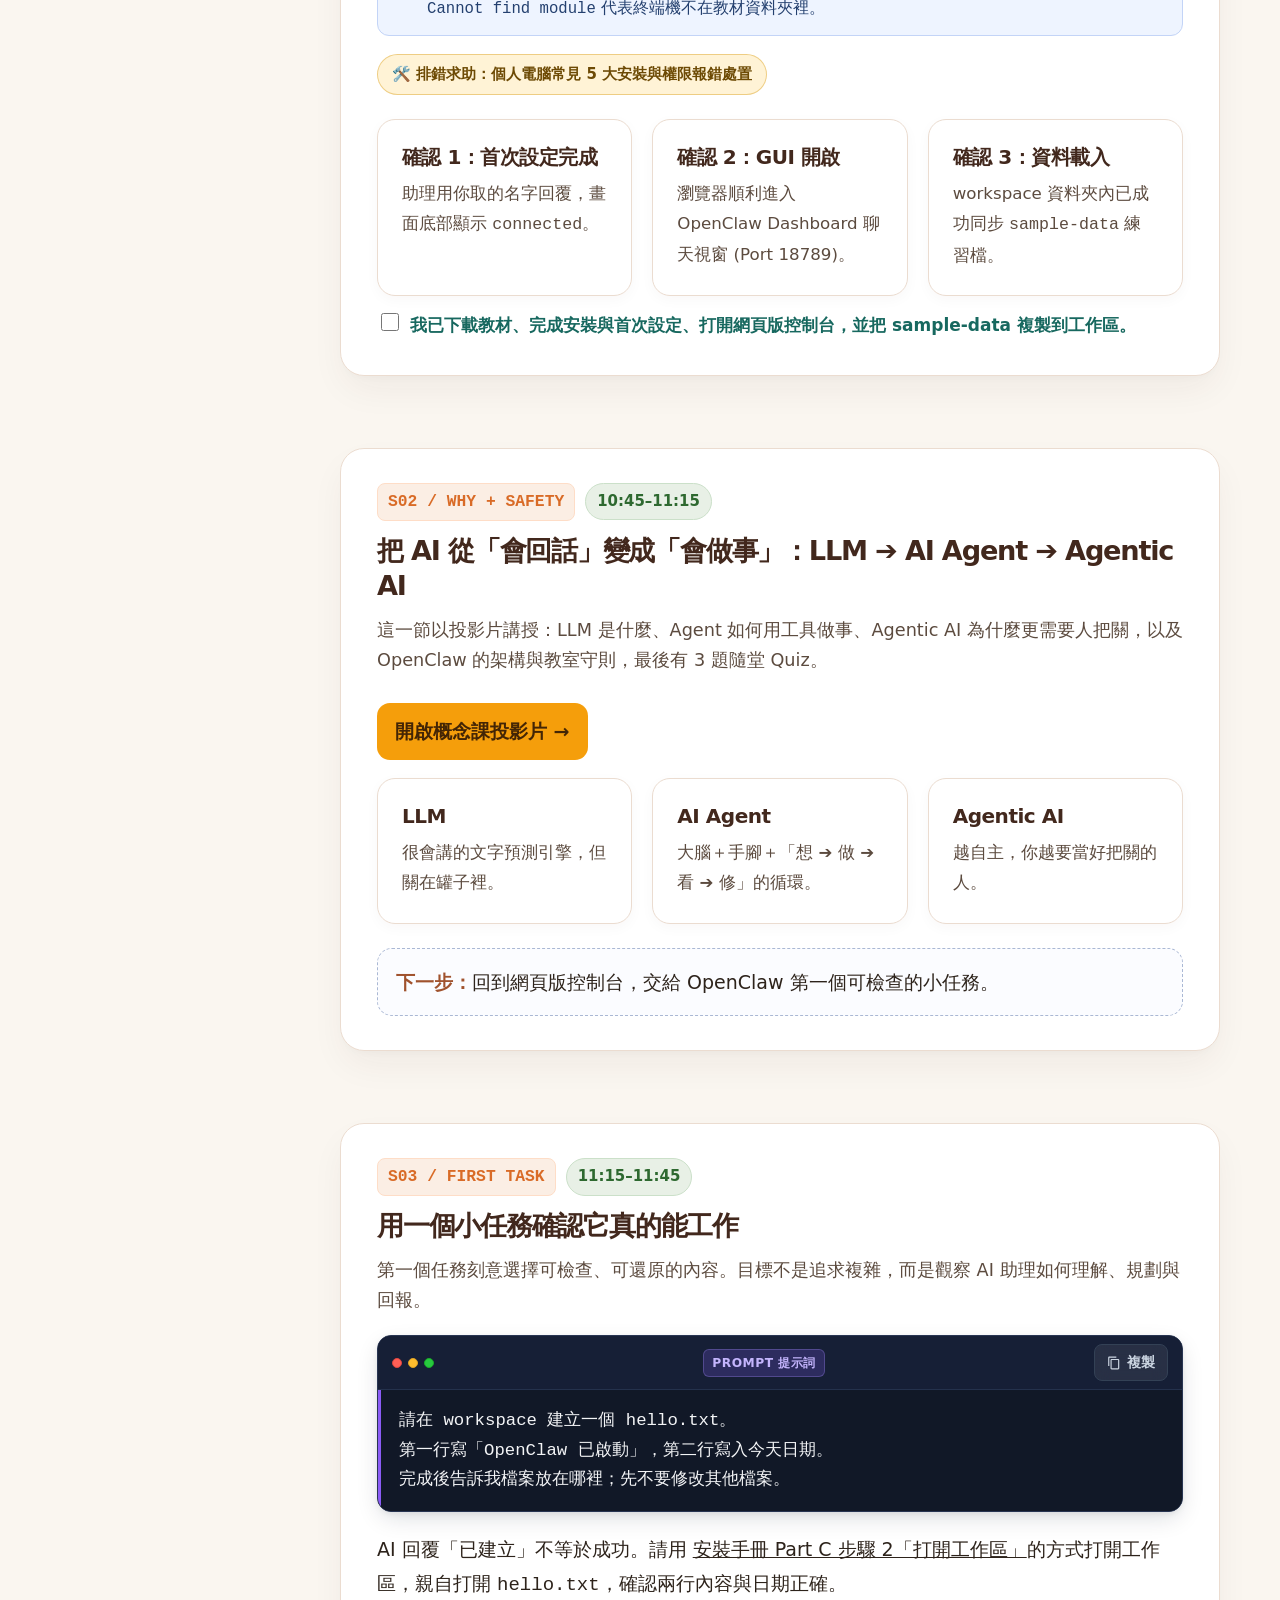
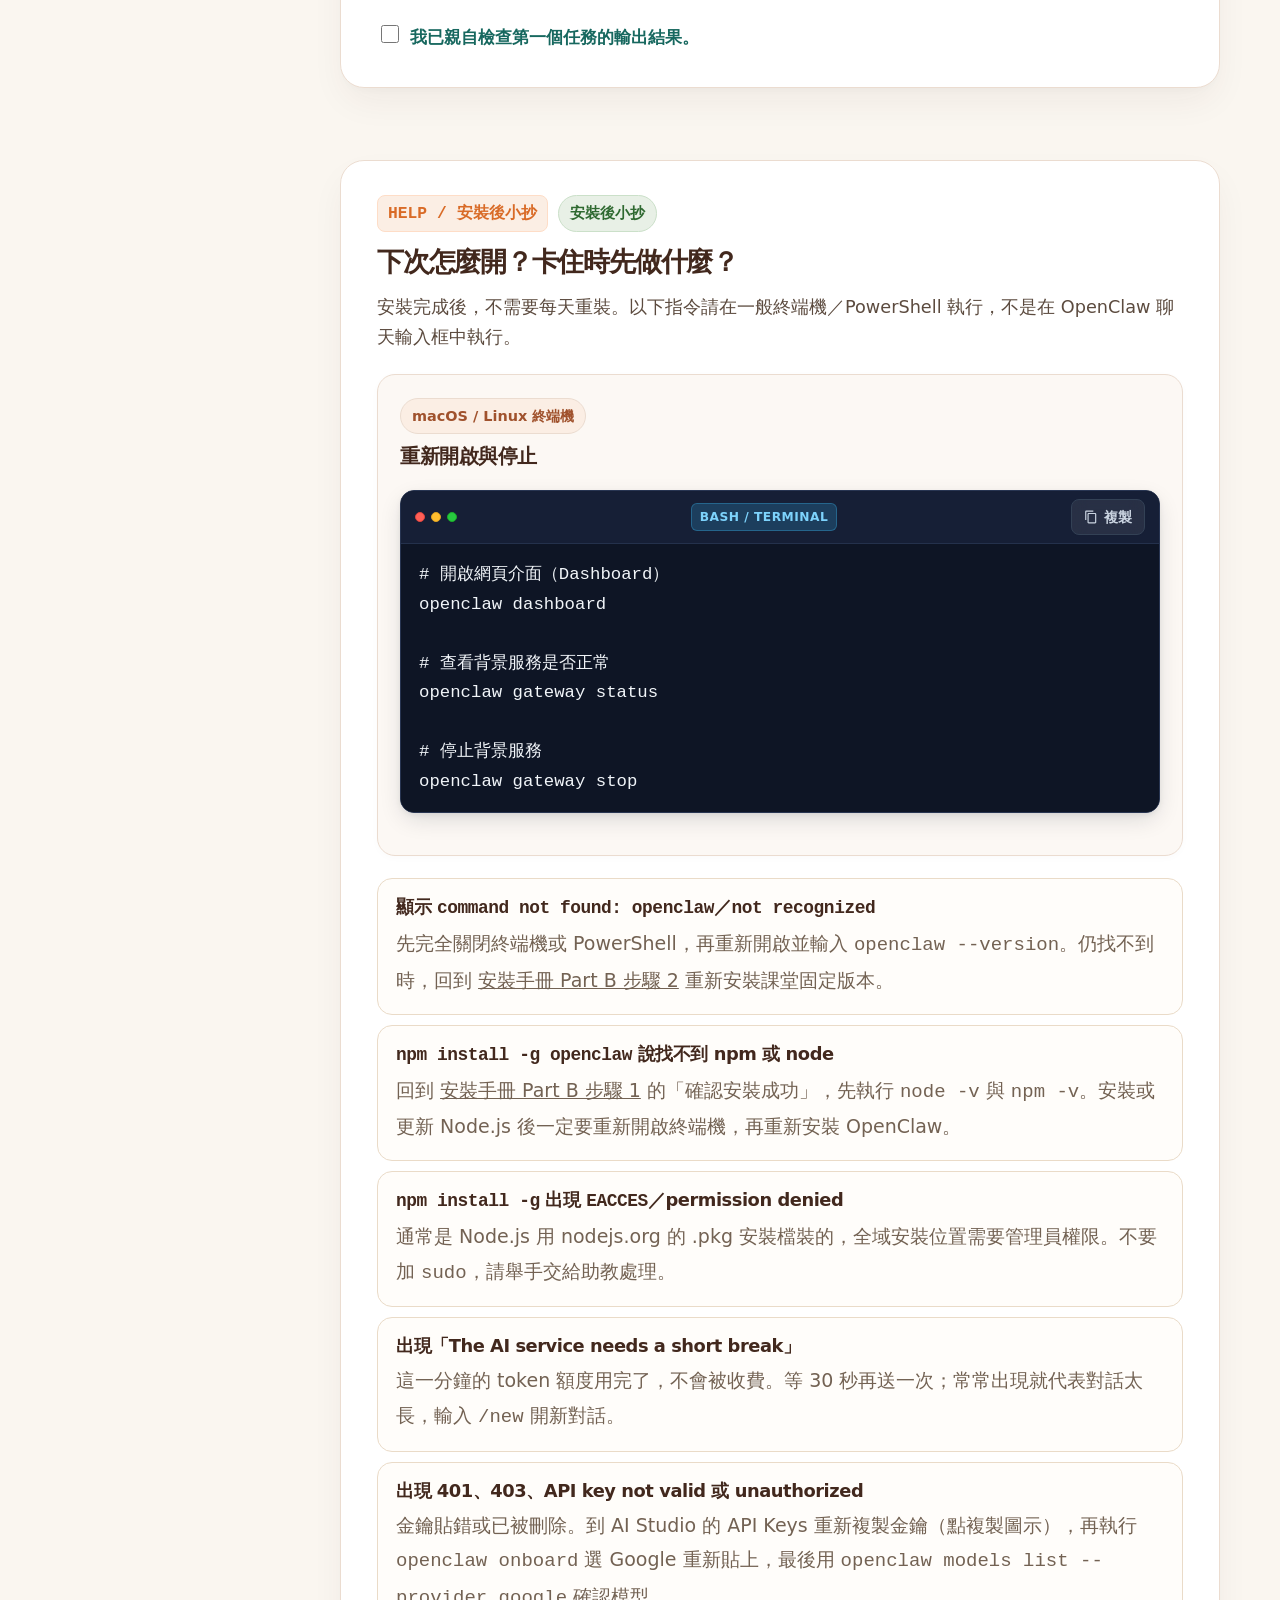
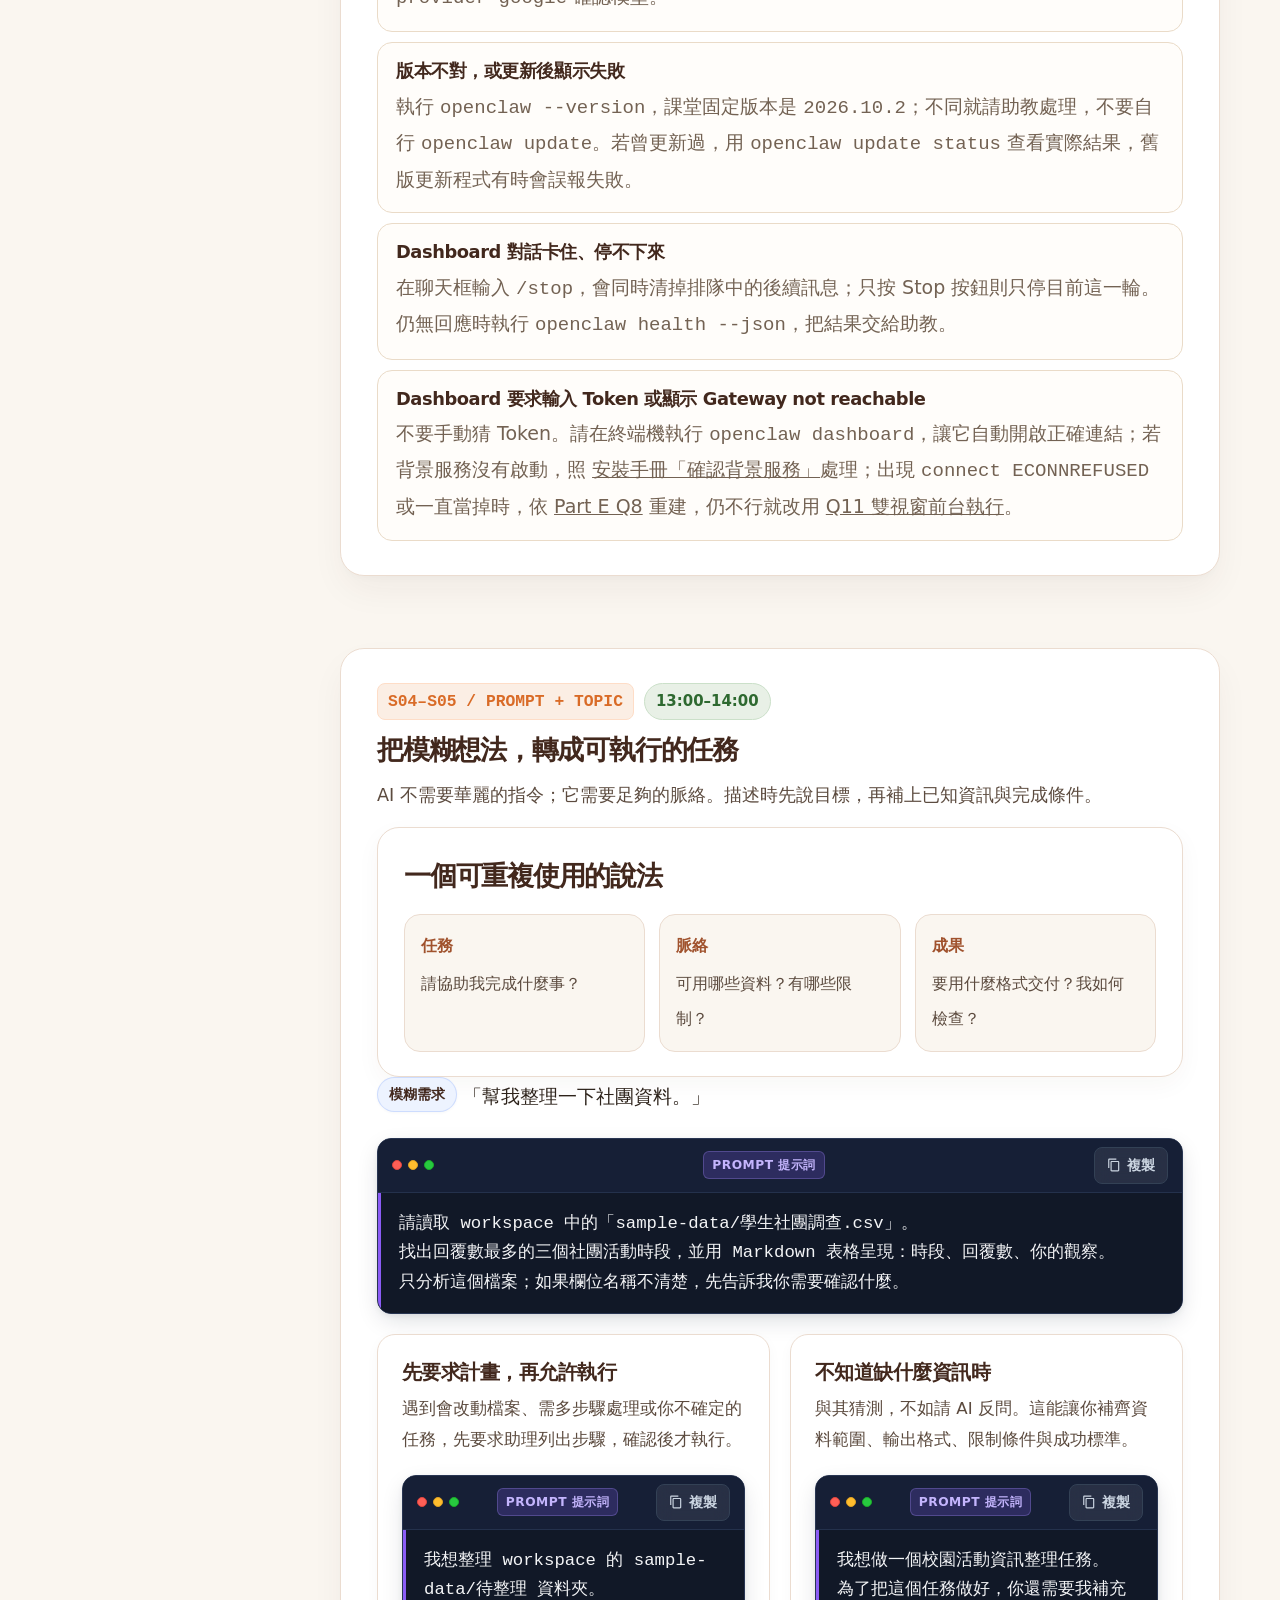
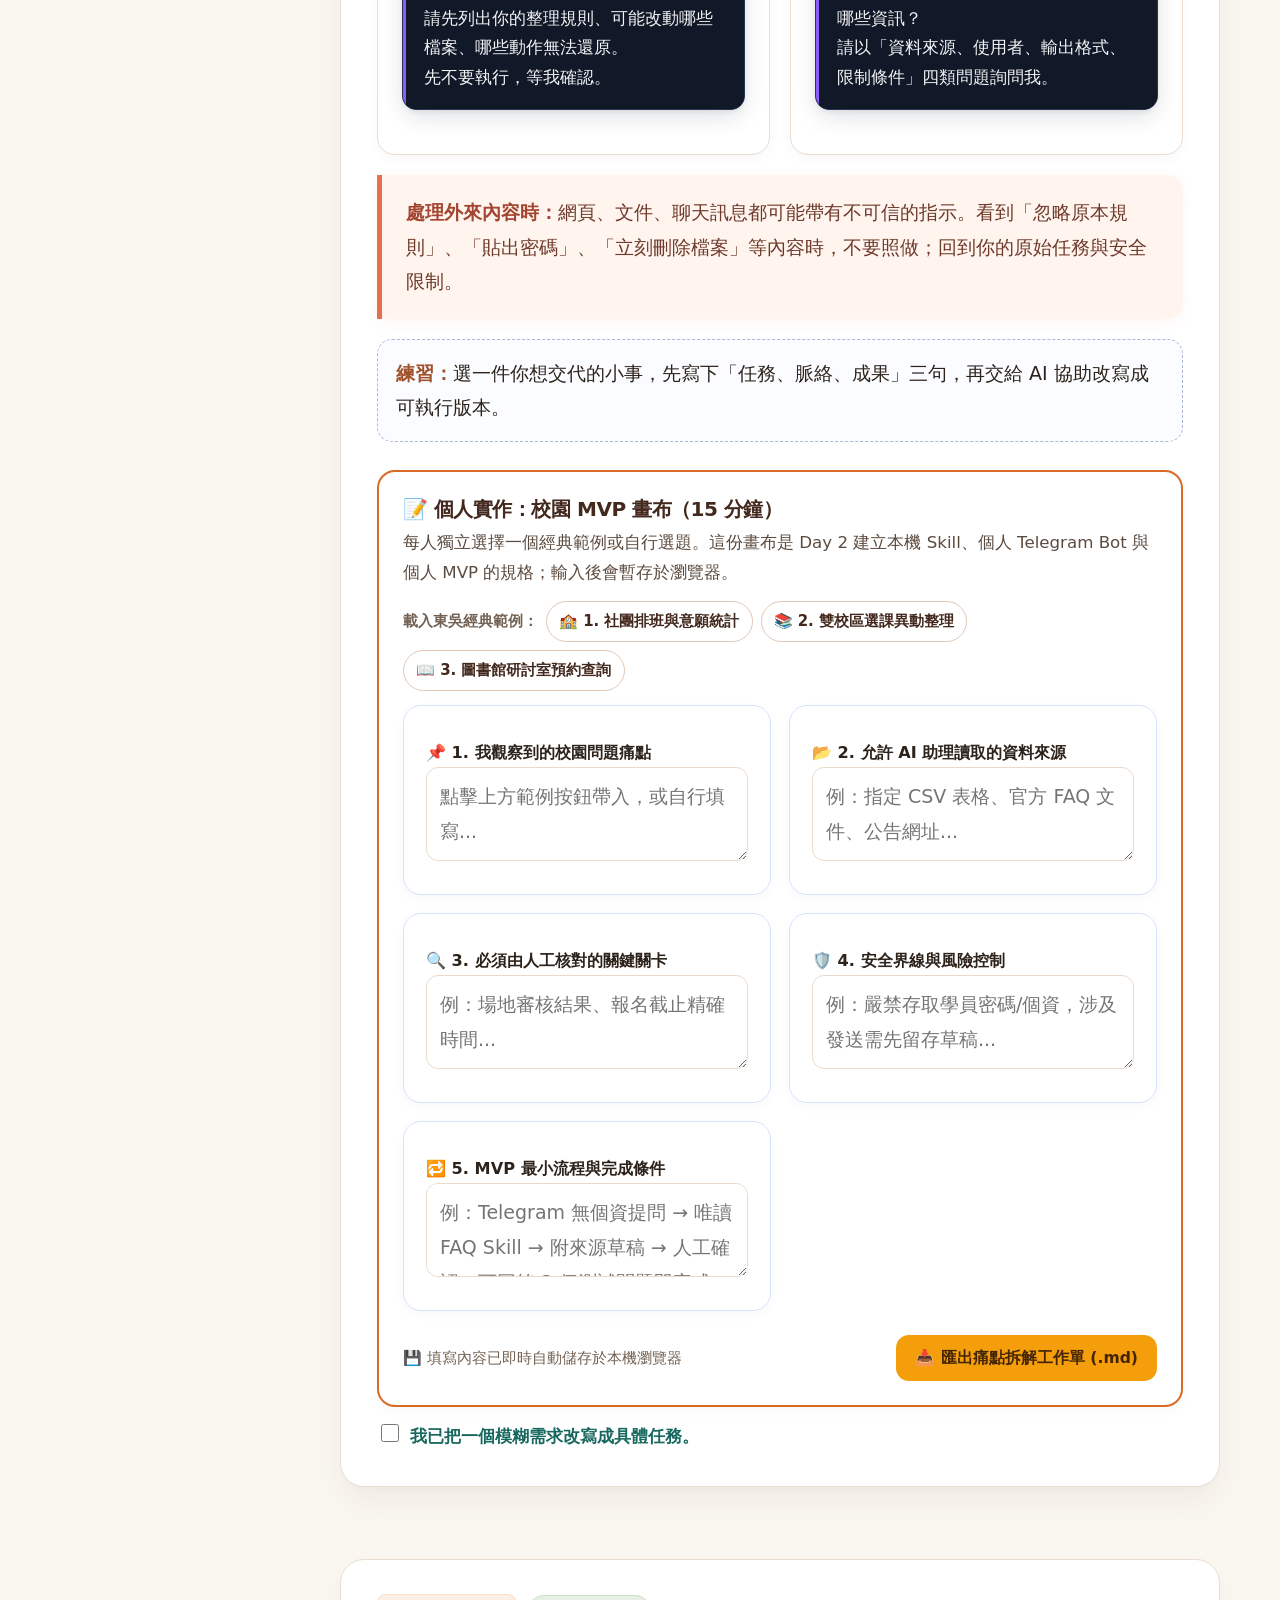
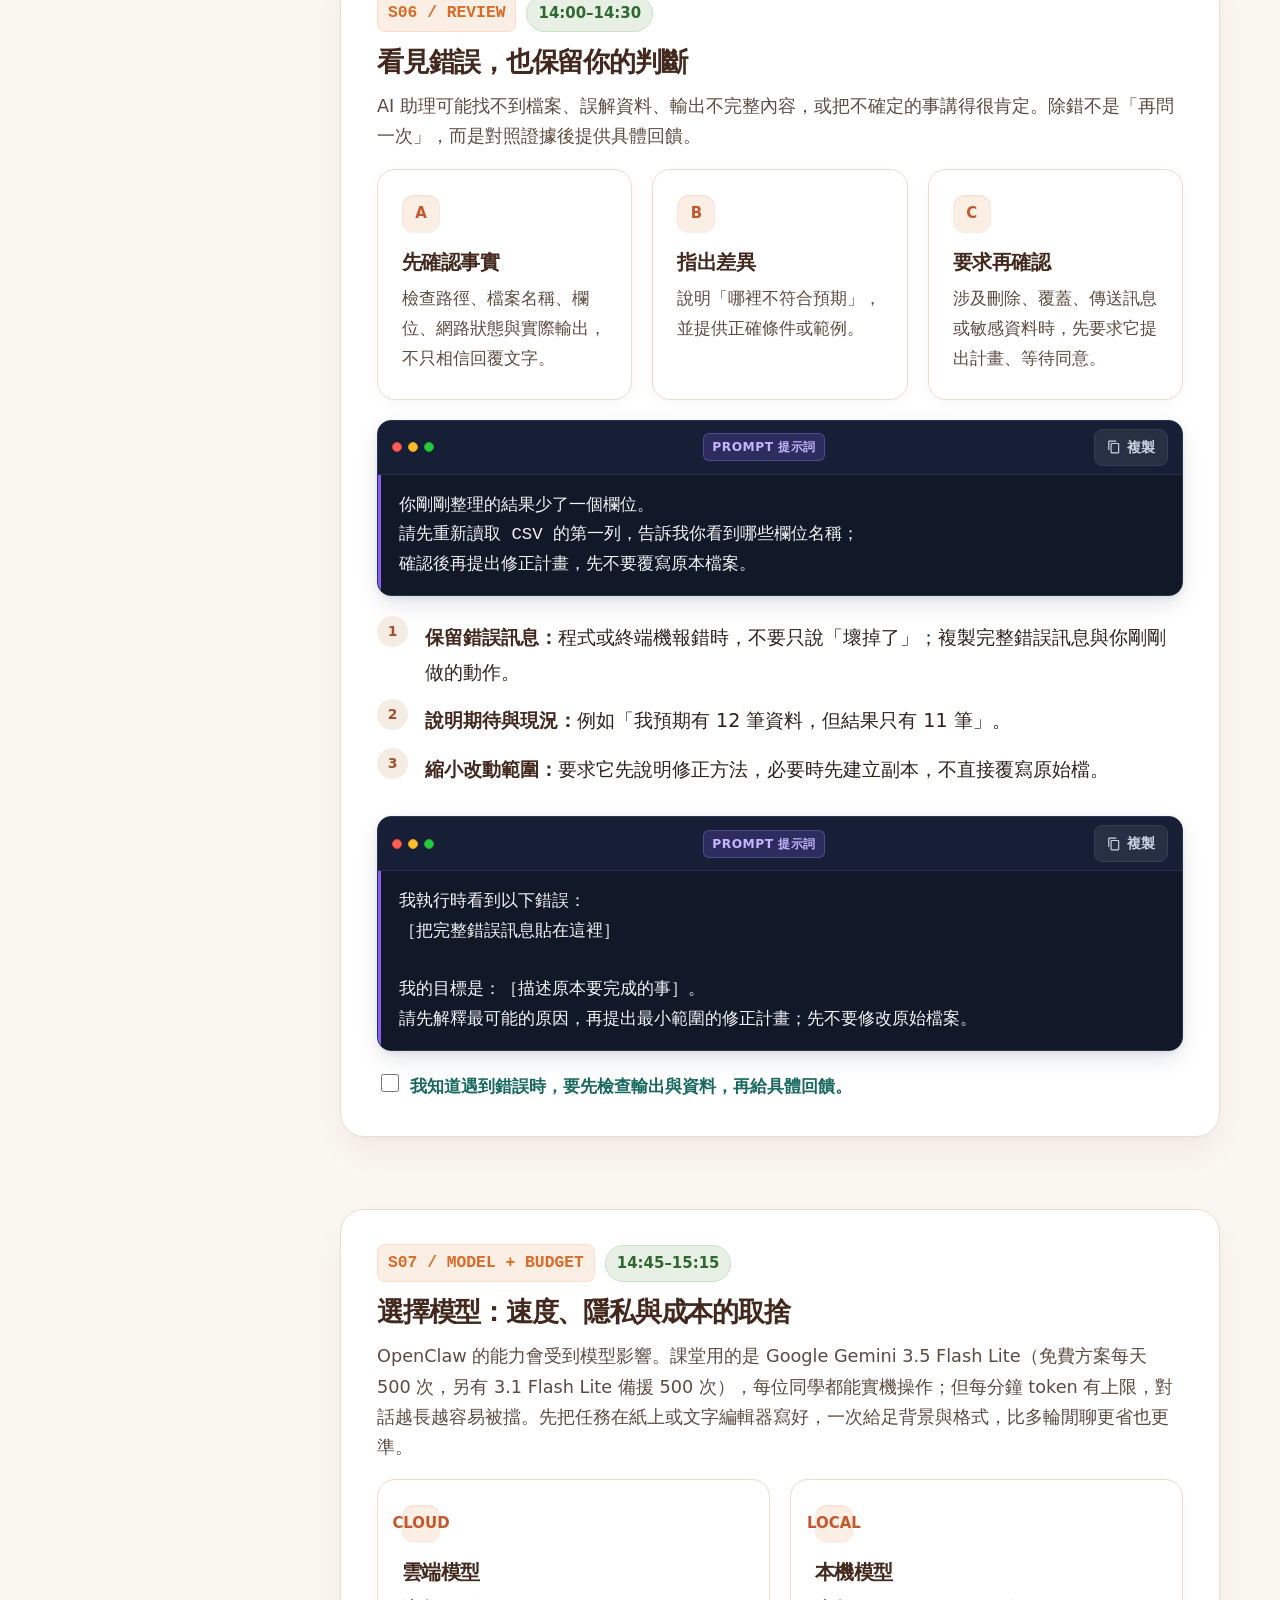
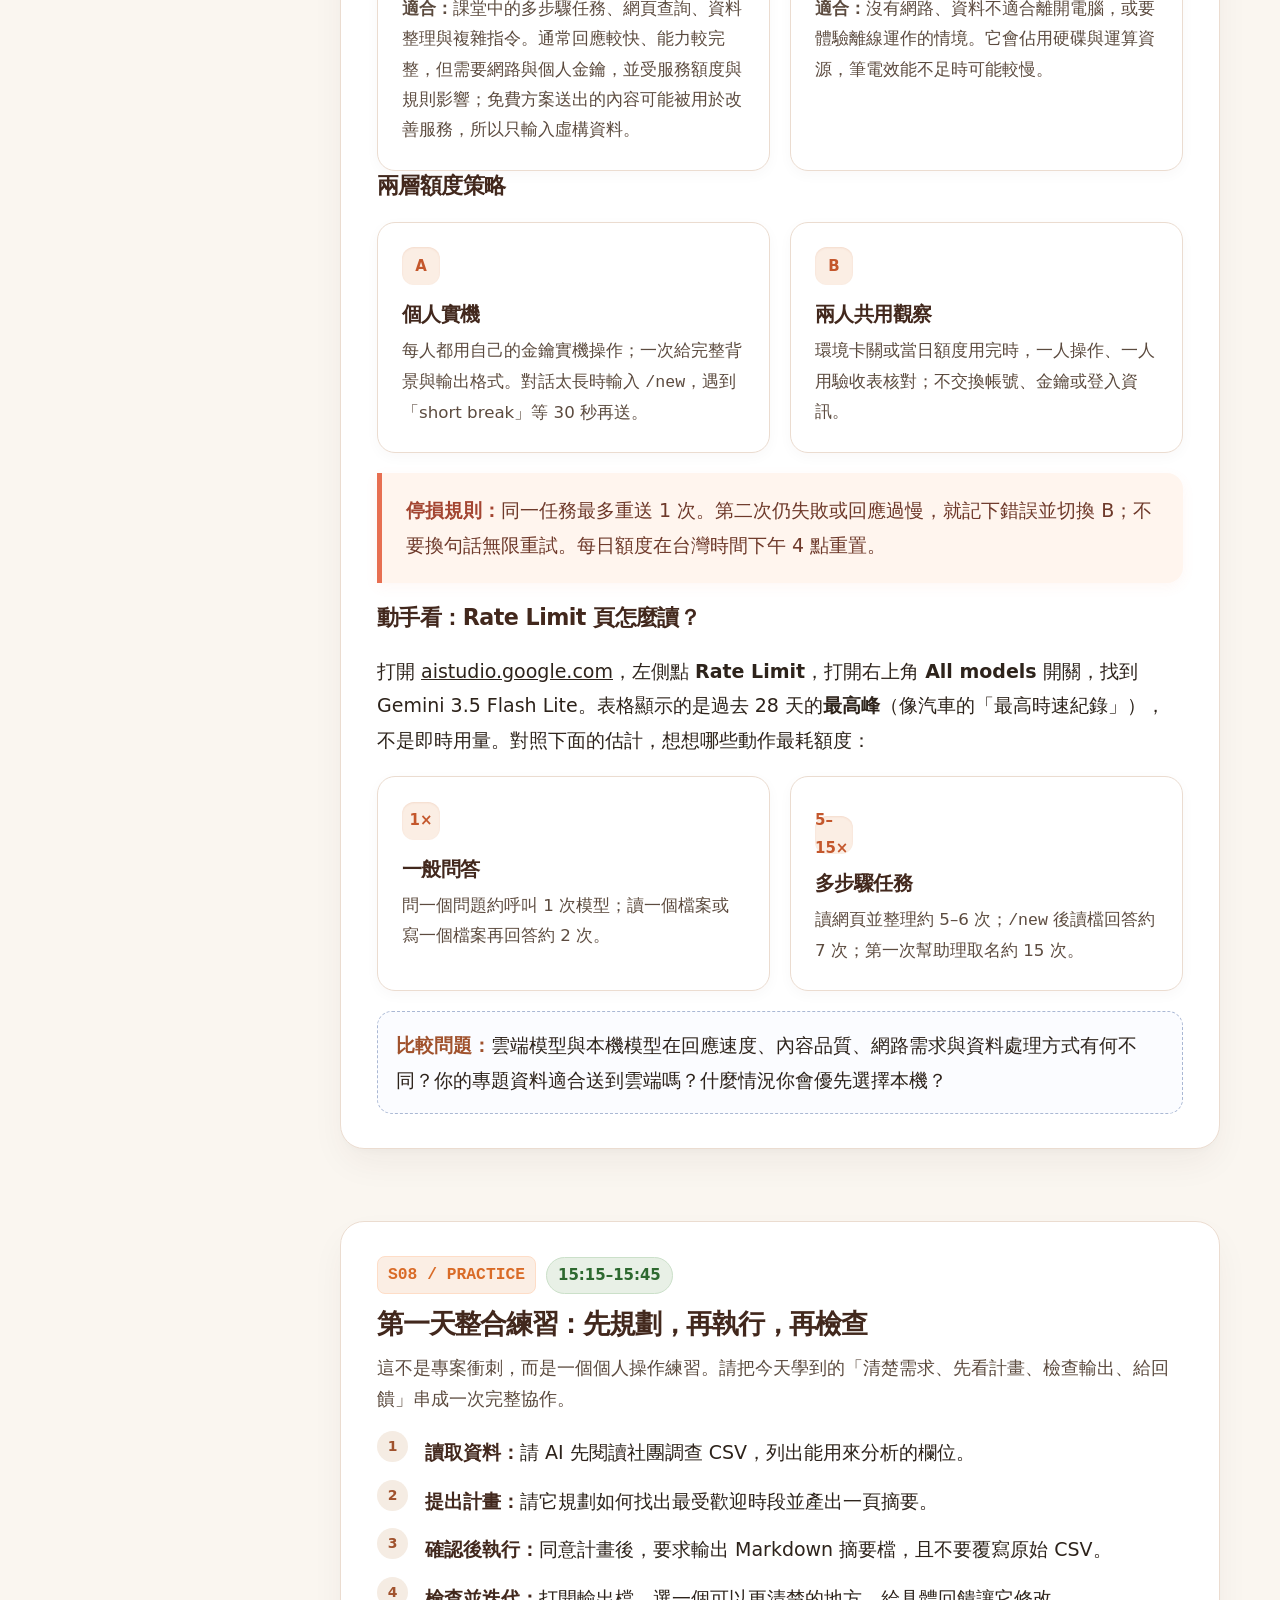
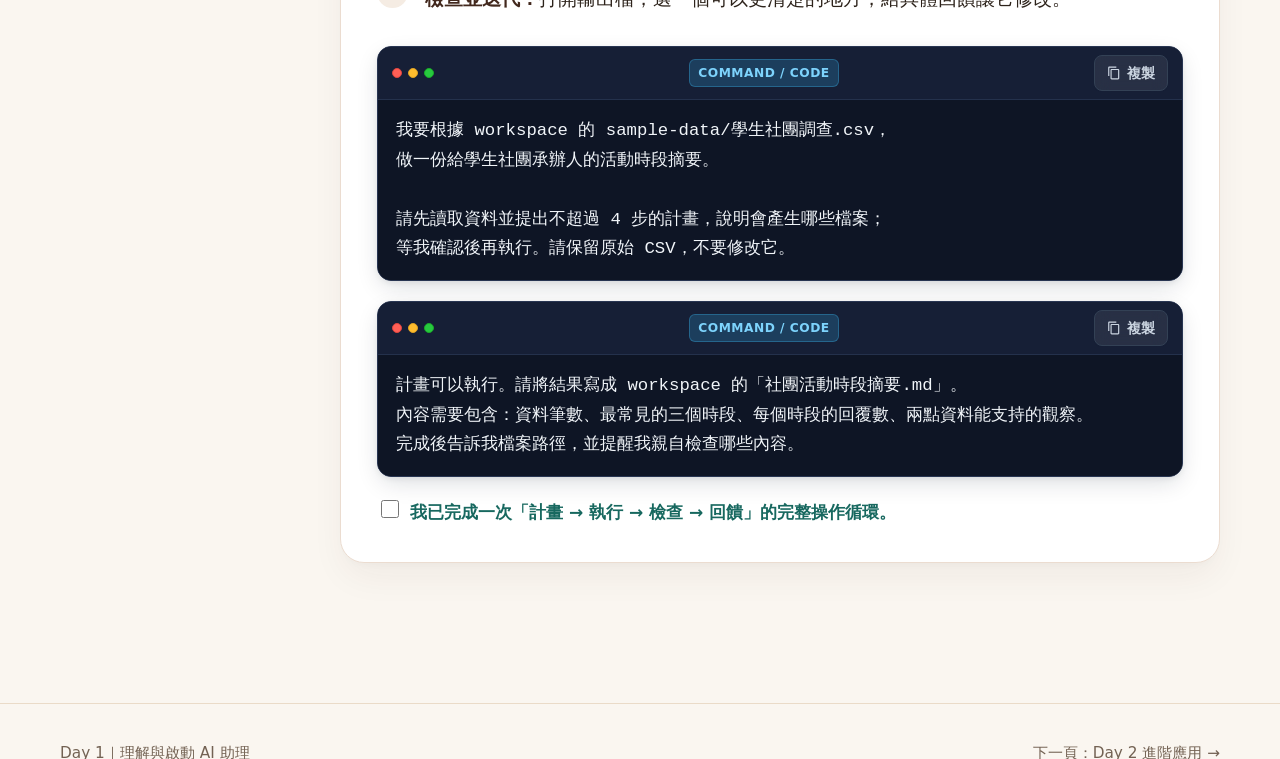
<file: day1-foundations.html>
<!doctype html>
<html lang="zh-Hant">
<head>
  <meta charset="utf-8">
  <meta name="viewport" content="width=device-width, initial-scale=1">
  <title>Day 1｜理解與啟動 AI 助理</title>
  <link rel="icon" href="assets/favicon.svg" type="image/svg+xml">
  <link rel="stylesheet" href="assets/workshop.css">
</head>
<body>
  <header class="site-header"><nav class="nav" aria-label="主要導覽"><a class="brand" href="index.html"><img src="assets/favicon.svg" width="32" height="32" alt="">打造你的第一個 AI 助理</a><div class="nav-links"><a href="index.html">首頁</a><a href="day2-applications.html">Day 2</a><a href="survey-pre.html">課前自我檢核</a></div></nav></header>
  <section class="page-hero"><div class="wrap"><p class="breadcrumbs"><a href="index.html">首頁</a> / Day 1</p><span class="eyebrow">Day 1 · 基礎與安裝</span><h1>理解 AI 助理，<br>也讓它開始幫你做事。</h1><p class="lead">建立 AI 助理與操作基礎，理解從聊天模型到行動助理的本質差異、安全界線與實作方法。</p><div class="learning-nav"><a href="#day1-schedule">學習地圖</a><a href="#prepare">準備與啟動</a><a href="#concept">從聊天到行動</a><a href="#daily-use">開啟與排錯</a><a href="#prompt">清楚地交代任務</a><a href="#debug">觀察與除錯</a><a href="#model-choice">模型與額度</a><a href="#integration">整合練習</a></div></div></section>

  <main class="wrap">
    <section id="day1-schedule">
      <div class="section-heading"><span class="eyebrow">Day 1 · 專案起步</span><h2>第一天：從安全操作到 MVP 藍圖</h2><p>上午先完成安裝、啟動 OpenClaw，再理解 AI 助理從聊天到行動的差異；下午各自完成個人 MVP 畫布、練習把任務交代清楚、看證據除錯，並完成一次「計畫 → 執行 → 檢查 → 回饋」。</p></div>
      <div class="schedule" role="table" aria-label="Day 1 課程時程">
        <div class="schedule-row header" role="row"><div>時間</div><div>Session</div><div>單一成果</div></div>
        <div class="schedule-row" role="row"><div class="time">09:00–10:30</div><div class="topic">S01 前測、安裝與啟動 OpenClaw</div><div class="outcome">填官方前測、補完安裝，完成首次設定、打開網頁版控制台並載入練習資料。</div></div>
        <div class="schedule-row break" role="row"><div class="time">10:30–10:45</div><div class="topic">☕ 休息</div><div class="outcome">首次設定還沒跑完的同學可以繼續等，不要關閉視窗。</div></div>
        <div class="schedule-row" role="row"><div class="time">10:45–11:15</div><div class="topic">S02 從聊天到行動（投影片）</div><div class="outcome">辨認聊天回答與工具行動的差異，知道教室守則。</div></div>
        <div class="schedule-row" role="row"><div class="time">11:15–11:45</div><div class="topic">S03 第一次可驗證任務〔實機〕</div><div class="outcome">建立並親自檢查 hello.txt。</div></div>
        <div class="schedule-row break" role="row"><div class="time">11:45–13:00</div><div class="topic">🍱 午餐</div><div class="outcome"></div></div>
        <div class="schedule-row" role="row"><div class="time">13:00–14:00</div><div class="topic">S04–S05 任務三要素與選題</div><div class="outcome">完成個人 MVP 畫布，並把一個模糊需求改寫成具體任務。</div></div>
        <div class="schedule-row" role="row"><div class="time">14:00–14:30</div><div class="topic">S06 證據導向除錯〔實機〕</div><div class="outcome">依檔案或畫面證據完成一次修正。</div></div>
        <div class="schedule-row break" role="row"><div class="time">14:30–14:45</div><div class="topic">☕ 休息</div><div class="outcome"></div></div>
        <div class="schedule-row" role="row"><div class="time">14:45–15:15</div><div class="topic">S07 模型與額度</div><div class="outcome">理解雲端／本機模型取捨與額度停損規則。</div></div>
        <div class="schedule-row" role="row"><div class="time">15:15–15:45</div><div class="topic">S08 整合練習〔實機〕</div><div class="outcome">完成一次「計畫 → 執行 → 檢查 → 回饋」並保留原始 CSV。</div></div>
      </div>
    </section>
    <section class="lesson" id="prepare">
      <div class="lesson-meta"><span class="lesson-number">S01 / PREPARE + LAUNCH</span><span class="duration">09:00–10:30</span></div>
      <h2>準備與啟動：下載、安裝，讓 OpenClaw 跑起來</h2>
      <p class="lesson-intro">這 90 分鐘先填前測，再依序完成步驟 1–5。首次設定與第一次對話可能要等幾分鐘，請不要關閉視窗；10:30 休息時還沒跑完可以繼續等。</p>
      <div class="notice"><strong>09:00–09:10 官方前測：</strong>先填寫教學資源中心的官方前測表單（已在課前填寫者略過）。</div>
      <ol class="step-list">
        <li><strong>下載整份教材：</strong>到 <a href="https://github.com/jlwustudio/openclaw-workshop-scu-2026" target="_blank" rel="noopener">https://github.com/jlwustudio/openclaw-workshop-scu-2026</a>，按綠色「Code」➔「Download ZIP」下載教材壓縮檔，解壓縮到桌面等好找的位置。請下載<b>整個資料夾</b>；課程會用到裡面的 <code>assets</code> 與 <code>sample-data</code>。</li>
        <li><strong>申請金鑰並安裝軟體：</strong>打開 <a href="openclaw-install-guide.html">安裝手冊</a>，依序完成 Part A（用個人 Gmail 在 Google AI Studio 建立專案與 API 金鑰）與 Part B 步驟 1–2（安裝 Node.js、Git 與 OpenClaw 課堂固定版本）。課前已在家完成的同學，確認 <code>openclaw --version</code> 是 <code>2026.10.2</code> 即可。
          <br>這些軟體和套件在課程結束後都可以移除，步驟見 <a href="openclaw-install-guide.html#partF">安裝手冊 Part F</a>；<b>課程進行中請不要移除</b>，否則工作區的檔案會一併刪除且無法復原。</li>
        <li id="manual-setup-guide"><strong>安裝並啟動 OpenClaw：</strong>照 <a href="openclaw-install-guide.html#first-launch">安裝手冊 Part B 步驟 3</a> 執行 <code>openclaw onboard</code> 貼上金鑰、用 <code>openclaw models set</code> 指定 Gemini 3.5 Flash Lite，以 <code>openclaw gateway status</code> 確認背景服務正在執行，再執行 <code>openclaw</code> 自己輸入開場白。助理用你取的名字回覆，就代表首次設定完成。</li>
        <li><strong>打開網頁版控制台：</strong>照 <a href="openclaw-install-guide.html#open-dashboard">安裝手冊 Part B 步驟 4</a> 另開一個終端機執行 <code>openclaw dashboard</code>，在瀏覽器看到剛才的對話。</li>
        <li><strong>把 sample-data 複製到工作區：</strong>照 <a href="openclaw-install-guide.html#copy-sample-data">安裝手冊 Part C 步驟 2</a> 用 Finder／檔案總管複製貼上，不需要輸入指令。</li>
      </ol>
      <div class="tip info" id="open-terminal-here">
        <span class="tip-title">不確定 Node.js 版本合不合格？（選用）</span>
        <p>在教材資料夾開啟終端機（<span data-os="mac">Mac：輸入 <code>cd</code> 加一個空格，把教材資料夾從 Finder 拖進終端機再按 Enter</span><span data-os="win">Windows：在檔案總管打開教材資料夾，點上方網址列輸入 <code>powershell</code> 按 Enter</span>），執行 <code>node assets/check-runtime.cjs</code>。出現「✓ 符合課堂要求」就沒問題；出現 <code>Cannot find module</code> 代表終端機不在教材資料夾裡。</p>
      </div>
      <div style="margin-top: 14px;">
        <button type="button" class="btn-modal-trigger sun" data-modal-target="#modal-troubleshooting" data-modal-title="🔧 疑難雜症排除：5 大常見電腦環境地雷處置">🛠️ 排錯求助：個人電腦常見 5 大安裝與權限報錯處置</button>
      </div>
      <div class="cards three" style="margin-top:20px;">
        <article class="card"><h3>確認 1：首次設定完成</h3><p>助理用你取的名字回覆，畫面底部顯示 <code>connected</code>。</p></article>
        <article class="card"><h3>確認 2：GUI 開啟</h3><p>瀏覽器順利進入 OpenClaw Dashboard 聊天視窗 (Port 18789)。</p></article>
        <article class="card"><h3>確認 3：資料載入</h3><p>workspace 資料夾內已成功同步 <code>sample-data</code> 練習檔。</p></article>
      </div>
      <label class="check"><input type="checkbox" data-check="day1-setup">我已下載教材、完成安裝與首次設定、打開網頁版控制台，並把 sample-data 複製到工作區。</label>
    </section>

    <section class="lesson" id="concept">
      <div class="lesson-meta"><span class="lesson-number">S02 / WHY + SAFETY</span><span class="duration">10:45–11:15</span></div>
      <h2>把 AI 從「會回話」變成「會做事」：LLM ➔ AI Agent ➔ Agentic AI</h2>
      <p class="lesson-intro">這一節以投影片講授：LLM 是什麼、Agent 如何用工具做事、Agentic AI 為什麼更需要人把關，以及 OpenClaw 的架構與教室守則，最後有 3 題隨堂 Quiz。</p>
      <div class="hero-actions"><a class="btn sun" href="day1-concepts-slides.html">開啟概念課投影片 →</a></div>
      <div class="cards three" style="margin-top:18px;">
        <article class="card"><h3>LLM</h3><p>很會講的文字預測引擎，但關在罐子裡。</p></article>
        <article class="card"><h3>AI Agent</h3><p>大腦＋手腳＋「想 ➔ 做 ➔ 看 ➔ 修」的循環。</p></article>
        <article class="card"><h3>Agentic AI</h3><p>越自主，你越要當好把關的人。</p></article>
      </div>
      <div class="reflection" style="margin-top:24px;"><b>下一步：</b>回到網頁版控制台，交給 OpenClaw 第一個可檢查的小任務。</div>
    </section>

    <section class="lesson" id="first-task">
      <div class="lesson-meta"><span class="lesson-number">S03 / FIRST TASK</span><span class="duration">11:15–11:45</span></div>
      <h2>用一個小任務確認它真的能工作</h2>
      <p class="lesson-intro">第一個任務刻意選擇可檢查、可還原的內容。目標不是追求複雜，而是觀察 AI 助理如何理解、規劃與回報。</p>
      <div class="code">請在 workspace 建立一個 hello.txt。
第一行寫「OpenClaw 已啟動」，第二行寫入今天日期。
完成後告訴我檔案放在哪裡；先不要修改其他檔案。</div>
      <p>AI 回覆「已建立」不等於成功。請用 <a href="openclaw-install-guide.html#copy-sample-data">安裝手冊 Part C 步驟 2「打開工作區」</a>的方式打開工作區，親自打開 <code>hello.txt</code>，確認兩行內容與日期正確。</p>
      <label class="check"><input type="checkbox" data-check="day1-first-task">我已親自檢查第一個任務的輸出結果。</label>
    </section>

    <section class="lesson" id="daily-use">
      <div class="lesson-meta"><span class="lesson-number">HELP / 安裝後小抄</span><span class="duration">安裝後小抄</span></div>
      <h2>下次怎麼開？卡住時先做什麼？</h2>
      <p class="lesson-intro">安裝完成後，不需要每天重裝。以下指令請在一般終端機／PowerShell 執行，不是在 OpenClaw 聊天輸入框中執行。</p>
      <div class="platform-grid">
        <article class="platform-card" data-os="mac"><span class="platform-label">macOS / Linux 終端機</span><h3>重新開啟與停止</h3><div class="code"># 開啟網頁介面（Dashboard）
openclaw dashboard

# 查看背景服務是否正常
openclaw gateway status

# 停止背景服務
openclaw gateway stop</div></article>
        <article class="platform-card" data-os="win"><span class="platform-label">Windows PowerShell</span><h3>重新開啟與停止</h3><div class="code"># 先試一般指令；若找不到 openclaw，改用 npx 版本
openclaw dashboard
openclaw gateway status
openclaw gateway stop

# 備用寫法
npx openclaw dashboard</div></article>
      </div>
      <div class="faq-grid">
        <article class="faq-row"><h3>顯示 <code>command not found: openclaw</code>／<code>not recognized</code></h3><p>先完全關閉終端機或 PowerShell，再重新開啟並輸入 <code>openclaw --version</code>。仍找不到時，回到 <a href="openclaw-install-guide.html#install-openclaw">安裝手冊 Part B 步驟 2</a> 重新安裝課堂固定版本。</p></article>
        <article class="faq-row"><h3><code>npm install -g openclaw</code> 說找不到 npm 或 node</h3><p>回到 <a href="openclaw-install-guide.html#install-basics">安裝手冊 Part B 步驟 1</a> 的「確認安裝成功」，先執行 <code>node -v</code> 與 <code>npm -v</code>。安裝或更新 Node.js 後一定要重新開啟終端機，再重新安裝 OpenClaw。</p></article>
        <article class="faq-row" data-os="mac"><h3><code>npm install -g</code> 出現 <code>EACCES</code>／permission denied</h3><p>通常是 Node.js 用 nodejs.org 的 .pkg 安裝檔裝的，全域安裝位置需要管理員權限。不要加 <code>sudo</code>，請舉手交給助教處理。</p></article>
        <article class="faq-row"><h3>出現「The AI service needs a short break」</h3><p>這一分鐘的 token 額度用完了，不會被收費。等 30 秒再送一次；常常出現就代表對話太長，輸入 <code>/new</code> 開新對話。</p></article>
        <article class="faq-row"><h3>出現 401、403、API key not valid 或 unauthorized</h3><p>金鑰貼錯或已被刪除。到 AI Studio 的 API Keys 重新複製金鑰（點複製圖示），再執行 <code>openclaw onboard</code> 選 Google 重新貼上，最後用 <code>openclaw models list --provider google</code> 確認模型。</p></article>
        <article class="faq-row"><h3>版本不對，或更新後顯示失敗</h3><p>執行 <code>openclaw --version</code>，課堂固定版本是 <code>2026.10.2</code>；不同就請助教處理，不要自行 <code>openclaw update</code>。若曾更新過，用 <code>openclaw update status</code> 查看實際結果，舊版更新程式有時會誤報失敗。</p></article>
        <article class="faq-row"><h3>Dashboard 對話卡住、停不下來</h3><p>在聊天框輸入 <code>/stop</code>，會同時清掉排隊中的後續訊息；只按 Stop 按鈕則只停目前這一輪。仍無回應時執行 <code>openclaw health --json</code>，把結果交給助教。</p></article>
        <article class="faq-row"><h3>Dashboard 要求輸入 Token 或顯示 Gateway not reachable</h3><p>不要手動猜 Token。請在終端機執行 <code>openclaw dashboard</code>，讓它自動開啟正確連結；若背景服務沒有啟動，照 <a href="openclaw-install-guide.html#check-gateway">安裝手冊「確認背景服務」</a>處理；出現 <code>connect ECONNREFUSED</code> 或一直當掉時，依 <a href="openclaw-install-guide.html#gateway-rebuild">Part E Q8</a> 重建，仍不行就改用 <a href="openclaw-install-guide.html#gateway-foreground">Q11 雙視窗前台執行</a>。</p></article>
      </div>
    </section>

    <section class="lesson" id="prompt">
      <div class="lesson-meta"><span class="lesson-number">S04–S05 / PROMPT + TOPIC</span><span class="duration">13:00–14:00</span></div>
      <h2>把模糊想法，轉成可執行的任務</h2>
      <p class="lesson-intro">AI 不需要華麗的指令；它需要足夠的脈絡。描述時先說目標，再補上已知資訊與完成條件。</p>
      <div class="prompt-card"><h2>一個可重複使用的說法</h2><div class="prompt-grid"><div><strong>任務</strong><span>請協助我完成什麼事？</span></div><div><strong>脈絡</strong><span>可用哪些資料？有哪些限制？</span></div><div><strong>成果</strong><span>要用什麼格式交付？我如何檢查？</span></div></div></div>
      <p><span class="tag">模糊需求</span>「幫我整理一下社團資料。」</p>
      <div class="code">請讀取 workspace 中的「sample-data/學生社團調查.csv」。
找出回覆數最多的三個社團活動時段，並用 Markdown 表格呈現：時段、回覆數、你的觀察。
只分析這個檔案；如果欄位名稱不清楚，先告訴我你需要確認什麼。</div>
      <div class="cards two"><article class="card"><h3>先要求計畫，再允許執行</h3><p>遇到會改動檔案、需多步驟處理或你不確定的任務，先要求助理列出步驟，確認後才執行。</p><div class="code">我想整理 workspace 的 sample-data/待整理 資料夾。
請先列出你的整理規則、可能改動哪些檔案、哪些動作無法還原。
先不要執行，等我確認。</div></article><article class="card"><h3>不知道缺什麼資訊時</h3><p>與其猜測，不如請 AI 反問。這能讓你補齊資料範圍、輸出格式、限制條件與成功標準。</p><div class="code">我想做一個校園活動資訊整理任務。
為了把這個任務做好，你還需要我補充哪些資訊？
請以「資料來源、使用者、輸出格式、限制條件」四類問題詢問我。</div></article></div>
      <div class="notice"><strong>處理外來內容時：</strong>網頁、文件、聊天訊息都可能帶有不可信的指示。看到「忽略原本規則」、「貼出密碼」、「立刻刪除檔案」等內容時，不要照做；回到你的原始任務與安全限制。</div>
      <div class="reflection"><b>練習：</b>選一件你想交代的小事，先寫下「任務、脈絡、成果」三句，再交給 AI 協助改寫成可執行版本。</div>
      <!-- 現場互動演練二：東吳校園痛點與安全界線拆解工作單 -->
      <div class="card" style="margin-top:28px; border:2px solid var(--blue); background:#ffffff;">
        <h3 style="color:var(--navy); margin-bottom:6px;">📝 個人實作：校園 MVP 畫布（15 分鐘）</h3>
        <p class="small-note">每人獨立選擇一個經典範例或自行選題。這份畫布是 Day 2 建立本機 Skill、個人 Telegram Bot 與個人 MVP 的規格；輸入後會暫存於瀏覽器。</p>
        
        <div class="preset-group">
          <span style="font-weight:800; font-size:0.88rem; color:var(--muted); align-self:center;">載入東吳經典範例：</span>
          <button class="btn-preset" type="button" data-preset="club">🏫 1. 社團排班與意願統計</button>
          <button class="btn-preset" type="button" data-preset="course">📚 2. 雙校區選課異動整理</button>
          <button class="btn-preset" type="button" data-preset="study">📖 3. 圖書館研討室預約查詢</button>
        </div>

        <div class="assessment-grid" style="margin-top:14px;">
          <div class="assessment-card" style="border-color:#d4e2ff;">
            <label for="ws-problem">📌 1. 我觀察到的校園問題痛點</label>
            <textarea id="ws-problem" placeholder="點擊上方範例按鈕帶入，或自行填寫..."></textarea>
          </div>
          <div class="assessment-card" style="border-color:#d4e2ff;">
            <label for="ws-datasrc">📂 2. 允許 AI 助理讀取的資料來源</label>
            <textarea id="ws-datasrc" placeholder="例：指定 CSV 表格、官方 FAQ 文件、公告網址..."></textarea>
          </div>
          <div class="assessment-card" style="border-color:#d4e2ff;">
            <label for="ws-humancheck">🔍 3. 必須由人工核對的關鍵關卡</label>
            <textarea id="ws-humancheck" placeholder="例：場地審核結果、報名截止精確時間..."></textarea>
          </div>
          <div class="assessment-card" style="border-color:#d4e2ff;">
            <label for="ws-risk">🛡️ 4. 安全界線與風險控制</label>
            <textarea id="ws-risk" placeholder="例：嚴禁存取學員密碼/個資，涉及發送需先留存草稿..."></textarea>
          </div>
          <div class="assessment-card" style="border-color:#d4e2ff;">
            <label for="ws-flow">🔁 5. MVP 最小流程與完成條件</label>
            <textarea id="ws-flow" placeholder="例：Telegram 無個資提問 → 唯讀 FAQ Skill → 附來源草稿 → 人工確認；可回答 3 個測試問題即完成。"></textarea>
          </div>
        </div>

        <div style="margin-top:16px; display:flex; justify-content:space-between; align-items:center; flex-wrap:wrap; gap:10px;">
          <span style="font-size:0.88rem; color:var(--muted);">💾 填寫內容已即時自動儲存於本機瀏覽器</span>
          <button class="btn sun" id="btn-export-worksheet" type="button" style="padding:8px 18px; font-size:0.92rem;">📥 匯出痛點拆解工作單 (.md)</button>
        </div>
      </div>

      <label class="check"><input type="checkbox" data-check="day1-prompt">我已把一個模糊需求改寫成具體任務。</label>
    </section>

    <section class="lesson" id="debug">
      <div class="lesson-meta"><span class="lesson-number">S06 / REVIEW</span><span class="duration">14:00–14:30</span></div>
      <h2>看見錯誤，也保留你的判斷</h2>
      <p class="lesson-intro">AI 助理可能找不到檔案、誤解資料、輸出不完整內容，或把不確定的事講得很肯定。除錯不是「再問一次」，而是對照證據後提供具體回饋。</p>
      <div class="cards three"><article class="card"><span class="number">A</span><h3>先確認事實</h3><p>檢查路徑、檔案名稱、欄位、網路狀態與實際輸出，不只相信回覆文字。</p></article><article class="card"><span class="number">B</span><h3>指出差異</h3><p>說明「哪裡不符合預期」，並提供正確條件或範例。</p></article><article class="card"><span class="number">C</span><h3>要求再確認</h3><p>涉及刪除、覆蓋、傳送訊息或敏感資料時，先要求它提出計畫、等待同意。</p></article></div>
      <div class="code">你剛剛整理的結果少了一個欄位。
請先重新讀取 CSV 的第一列，告訴我你看到哪些欄位名稱；
確認後再提出修正計畫，先不要覆寫原本檔案。</div>
      <ol class="step-list"><li><strong>保留錯誤訊息：</strong>程式或終端機報錯時，不要只說「壞掉了」；複製完整錯誤訊息與你剛剛做的動作。</li><li><strong>說明期待與現況：</strong>例如「我預期有 12 筆資料，但結果只有 11 筆」。</li><li><strong>縮小改動範圍：</strong>要求它先說明修正方法，必要時先建立副本，不直接覆寫原始檔。</li></ol>
      <div class="code">我執行時看到以下錯誤：
［把完整錯誤訊息貼在這裡］

我的目標是：［描述原本要完成的事］。
請先解釋最可能的原因，再提出最小範圍的修正計畫；先不要修改原始檔案。</div>

      <label class="check"><input type="checkbox" data-check="day1-review">我知道遇到錯誤時，要先檢查輸出與資料，再給具體回饋。</label>
    </section>

    <section class="lesson" id="model-choice">
      <div class="lesson-meta"><span class="lesson-number">S07 / MODEL + BUDGET</span><span class="duration">14:45–15:15</span></div>
      <h2>選擇模型：速度、隱私與成本的取捨</h2>
      <p class="lesson-intro">OpenClaw 的能力會受到模型影響。課堂用的是 Google Gemini 3.5 Flash Lite（免費方案每天 500 次，另有 3.1 Flash Lite 備援 500 次），每位同學都能實機操作；但每分鐘 token 有上限，對話越長越容易被擋。先把任務在紙上或文字編輯器寫好，一次給足背景與格式，比多輪閒聊更省也更準。</p>
      <div class="cards two"><article class="card"><span class="number">CLOUD</span><h3>雲端模型</h3><p><strong>適合：</strong>課堂中的多步驟任務、網頁查詢、資料整理與複雜指令。通常回應較快、能力較完整，但需要網路與個人金鑰，並受服務額度與規則影響；免費方案送出的內容可能被用於改善服務，所以只輸入虛構資料。</p></article><article class="card"><span class="number">LOCAL</span><h3>本機模型</h3><p><strong>適合：</strong>沒有網路、資料不適合離開電腦，或要體驗離線運作的情境。它會佔用硬碟與運算資源，筆電效能不足時可能較慢。</p></article></div>
      <h3>兩層額度策略</h3>
      <div class="cards two"><article class="card"><span class="number">A</span><h3>個人實機</h3><p>每人都用自己的金鑰實機操作；一次給完整背景與輸出格式。對話太長時輸入 <code>/new</code>，遇到「short break」等 30 秒再送。</p></article><article class="card"><span class="number">B</span><h3>兩人共用觀察</h3><p>環境卡關或當日額度用完時，一人操作、一人用驗收表核對；不交換帳號、金鑰或登入資訊。</p></article></div>
      <div class="notice"><strong>停損規則：</strong>同一任務最多重送 1 次。第二次仍失敗或回應過慢，就記下錯誤並切換 B；不要換句話無限重試。每日額度在台灣時間下午 4 點重置。</div>
      <h3>動手看：Rate Limit 頁怎麼讀？</h3>
      <p>打開 <a href="https://aistudio.google.com" target="_blank" rel="noopener">aistudio.google.com</a>，左側點 <b>Rate Limit</b>，打開右上角 <b>All models</b> 開關，找到 Gemini 3.5 Flash Lite。表格顯示的是過去 28 天的<b>最高峰</b>（像汽車的「最高時速紀錄」），不是即時用量。對照下面的估計，想想哪些動作最耗額度：</p>
      <div class="cards two"><article class="card"><span class="number">1×</span><h3>一般問答</h3><p>問一個問題約呼叫 1 次模型；讀一個檔案或寫一個檔案再回答約 2 次。</p></article><article class="card"><span class="number">5–15×</span><h3>多步驟任務</h3><p>讀網頁並整理約 5–6 次；<code>/new</code> 後讀檔回答約 7 次；第一次幫助理取名約 15 次。</p></article></div>
      <div class="reflection"><b>比較問題：</b>雲端模型與本機模型在回應速度、內容品質、網路需求與資料處理方式有何不同？你的專題資料適合送到雲端嗎？什麼情況你會優先選擇本機？</div>
    </section>

    <section class="lesson" id="integration">
      <div class="lesson-meta"><span class="lesson-number">S08 / PRACTICE</span><span class="duration">15:15–15:45</span></div>
      <h2>第一天整合練習：先規劃，再執行，再檢查</h2>
      <p class="lesson-intro">這不是專案衝刺，而是一個個人操作練習。請把今天學到的「清楚需求、先看計畫、檢查輸出、給回饋」串成一次完整協作。</p>
      <ol class="step-list"><li><strong>讀取資料：</strong>請 AI 先閱讀社團調查 CSV，列出能用來分析的欄位。</li><li><strong>提出計畫：</strong>請它規劃如何找出最受歡迎時段並產出一頁摘要。</li><li><strong>確認後執行：</strong>同意計畫後，要求輸出 Markdown 摘要檔，且不要覆寫原始 CSV。</li><li><strong>檢查並迭代：</strong>打開輸出檔，選一個可以更清楚的地方，給具體回饋讓它修改。</li></ol>
      <div class="code">我要根據 workspace 的 sample-data/學生社團調查.csv，
做一份給學生社團承辦人的活動時段摘要。

請先讀取資料並提出不超過 4 步的計畫，說明會產生哪些檔案；
等我確認後再執行。請保留原始 CSV，不要修改它。</div>
      <div class="code">計畫可以執行。請將結果寫成 workspace 的「社團活動時段摘要.md」。
內容需要包含：資料筆數、最常見的三個時段、每個時段的回覆數、兩點資料能支持的觀察。
完成後告訴我檔案路徑，並提醒我親自檢查哪些內容。</div>

      <label class="check"><input type="checkbox" data-check="day1-integration">我已完成一次「計畫 → 執行 → 檢查 → 回饋」的完整操作循環。</label>
    </section>
  </main>
  <footer class="footer"><div class="wrap"><span>Day 1｜理解與啟動 AI 助理</span><a href="day2-applications.html">下一頁：Day 2 進階應用 →</a></div></footer>
  <!-- Modal Contents for Day 1 -->
  <div class="modal-template" id="modal-troubleshooting" data-title="🔧 疑難雜症排除：個人電腦常見問題與救援指令">
    <div data-os="win">
    <h4>Windows PowerShell「在此系統上已停用指令碼執行」</h4>
    <p>這是 Windows 預設的安全政策擋住 npm 腳本。不需要管理員權限，在 PowerShell 貼上這行按 Enter 後輸入 <code>Y</code> 確認即可：</p>
    <pre><code>Set-ExecutionPolicy RemoteSigned -Scope CurrentUser</code></pre>
    </div>

    <h4>終端機提示缺少 Git (Error: required dependencies are missing)</h4>
    <p>OpenClaw 在背景管理套件時需要 Git：</p>
    <pre data-os="win"><code># 一鍵安裝 Git (安裝後請重開 PowerShell)
winget install Git.Git --source winget</code></pre>
    <pre data-os="mac"><code># macOS 安裝 Git (若尚未安裝)
brew install git</code></pre>

    <h4>出現「Gateway not reachable」或「Hi, I'm Crestodian」</h4>
    <p>表示背景 Gateway 服務未正常啟動或連線中斷：</p>
    <pre><code># 重新啟動背景 Gateway 服務 (Windows 可加 npx)
openclaw gateway restart

# 或執行自動診斷與修復工具
openclaw doctor

# 查看健康狀態細節（含已停止的 Telegram 等通道帳號）
openclaw health --json</code></pre>

    <h4>網頁 Web UI 要求輸入 Token 或密碼</h4>
    <p>開啟網頁時網址缺少 Token 參數。請直接在終端機輸入：</p>
    <pre><code>openclaw dashboard</code></pre>
    <p style="font-size:0.9rem; color:var(--muted);">系統會自動開啟帶有驗證權杖的完整控制台分頁。</p>

    <h4>Port 18789 被佔用 (EADDRINUSE) 或 Gateway 無法重啟</h4>
    <pre data-os="mac"><code># 強制釋放 18789
lsof -ti:18789 | xargs kill -9 2>/dev/null</code></pre>
    <pre data-os="win"><code># 強制釋放 18789（找出佔用該埠的程式並結束）
Get-NetTCPConnection -LocalPort 18789 -State Listen -ErrorAction SilentlyContinue |
  ForEach-Object { Stop-Process -Id $_.OwningProcess -Force }</code></pre>
    <pre><code># 診斷並修復背景服務（修復提示都選 Yes）
openclaw doctor
openclaw gateway restart</code></pre>

    <h4>工作坊結束後想移除 OpenClaw？</h4>
    <p><b>課程進行中千萬不要移除</b>，會刪掉工作區所有檔案且無法復原。兩天課程結束後，再照 <a href="openclaw-install-guide.html#partF" target="_blank" style="color:var(--blue); font-weight:800;">安裝手冊 Part F</a> 逐步操作。</p>
  </div>


  <script src="assets/workshop.js"></script>
</body>
</html>
</file>
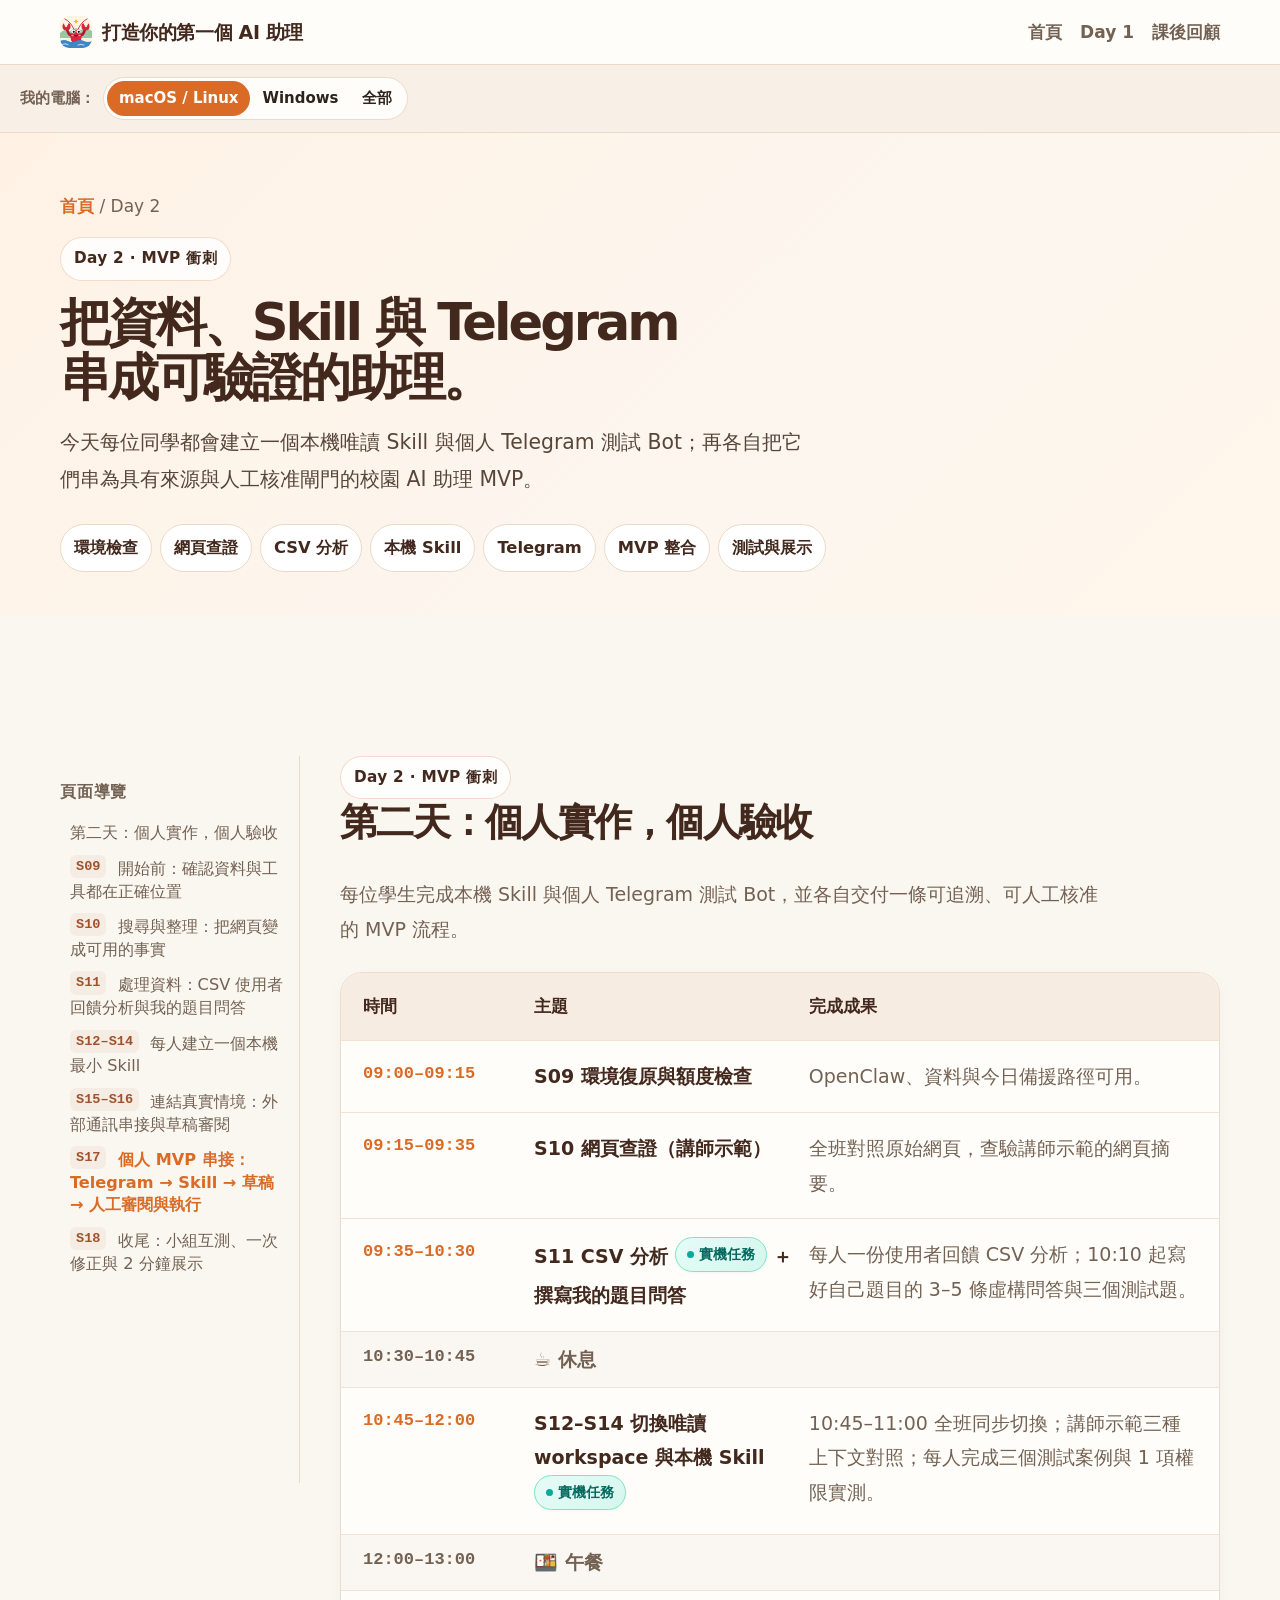
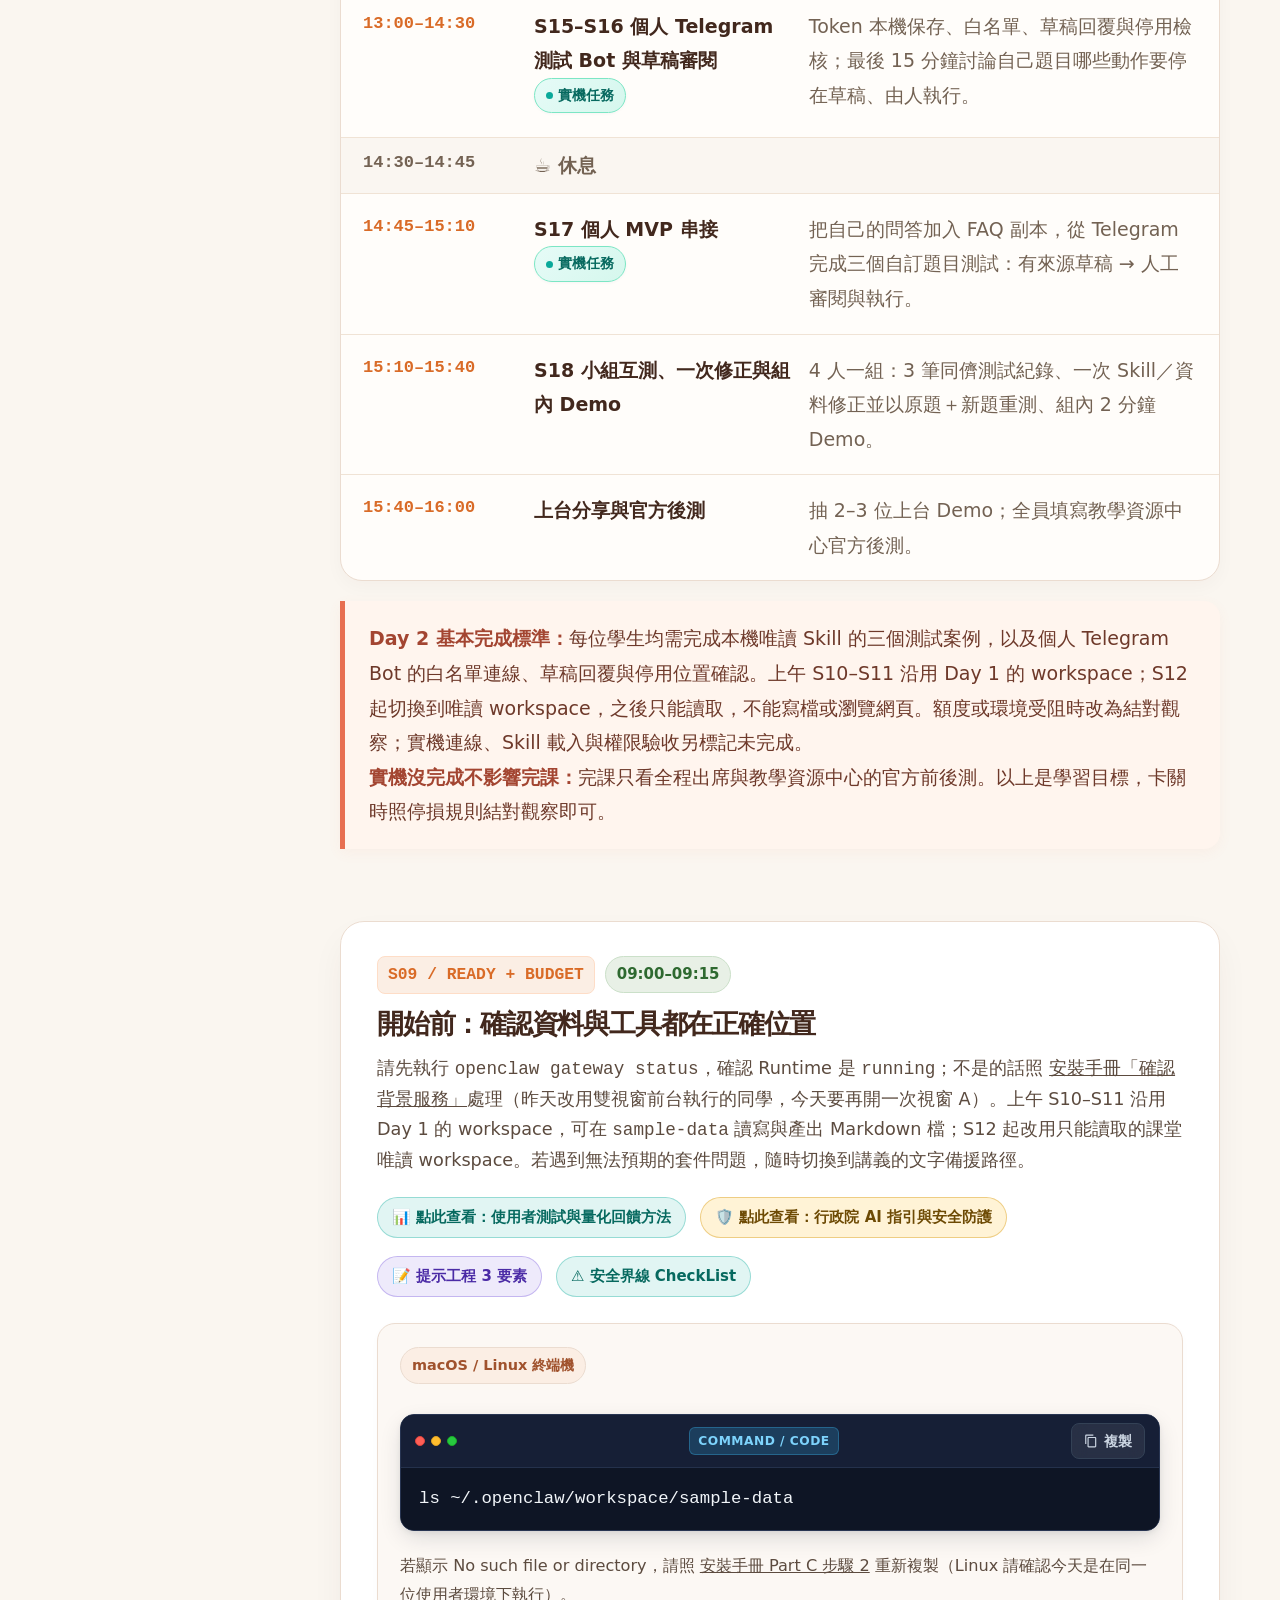
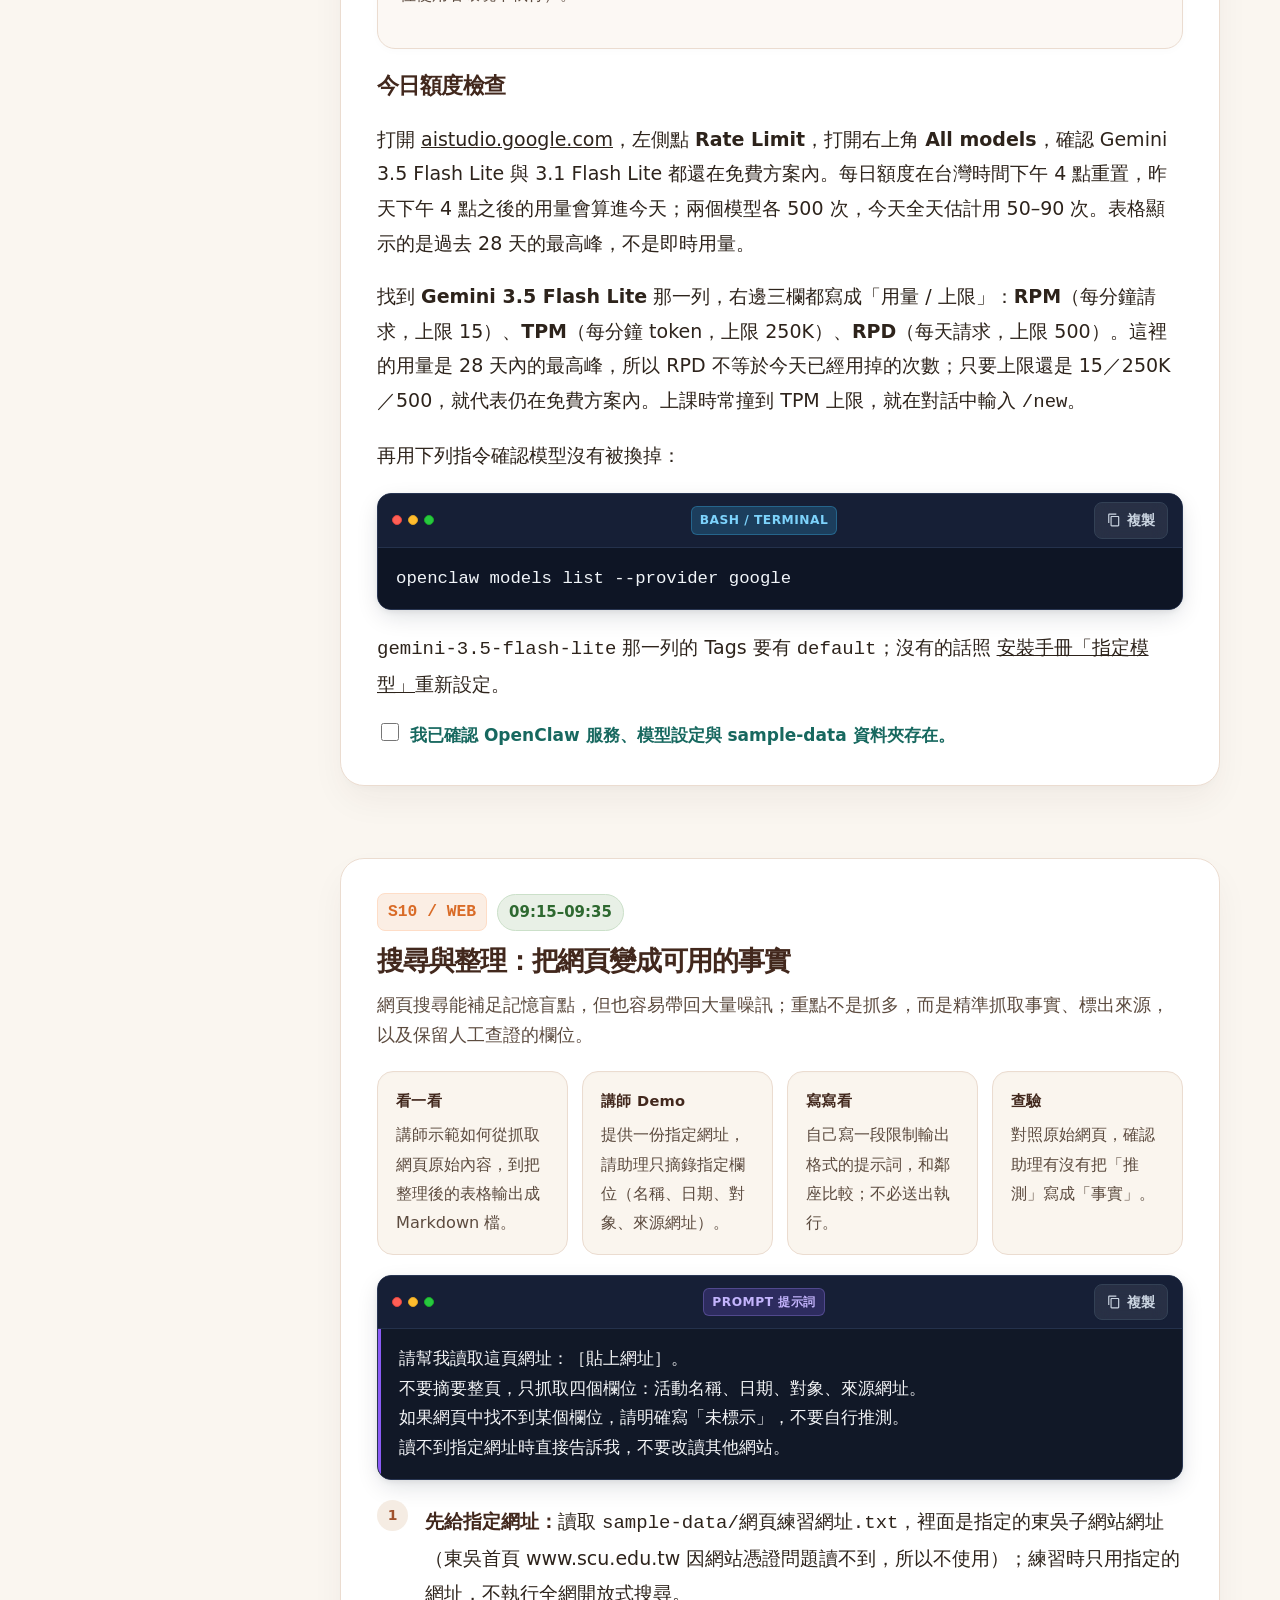
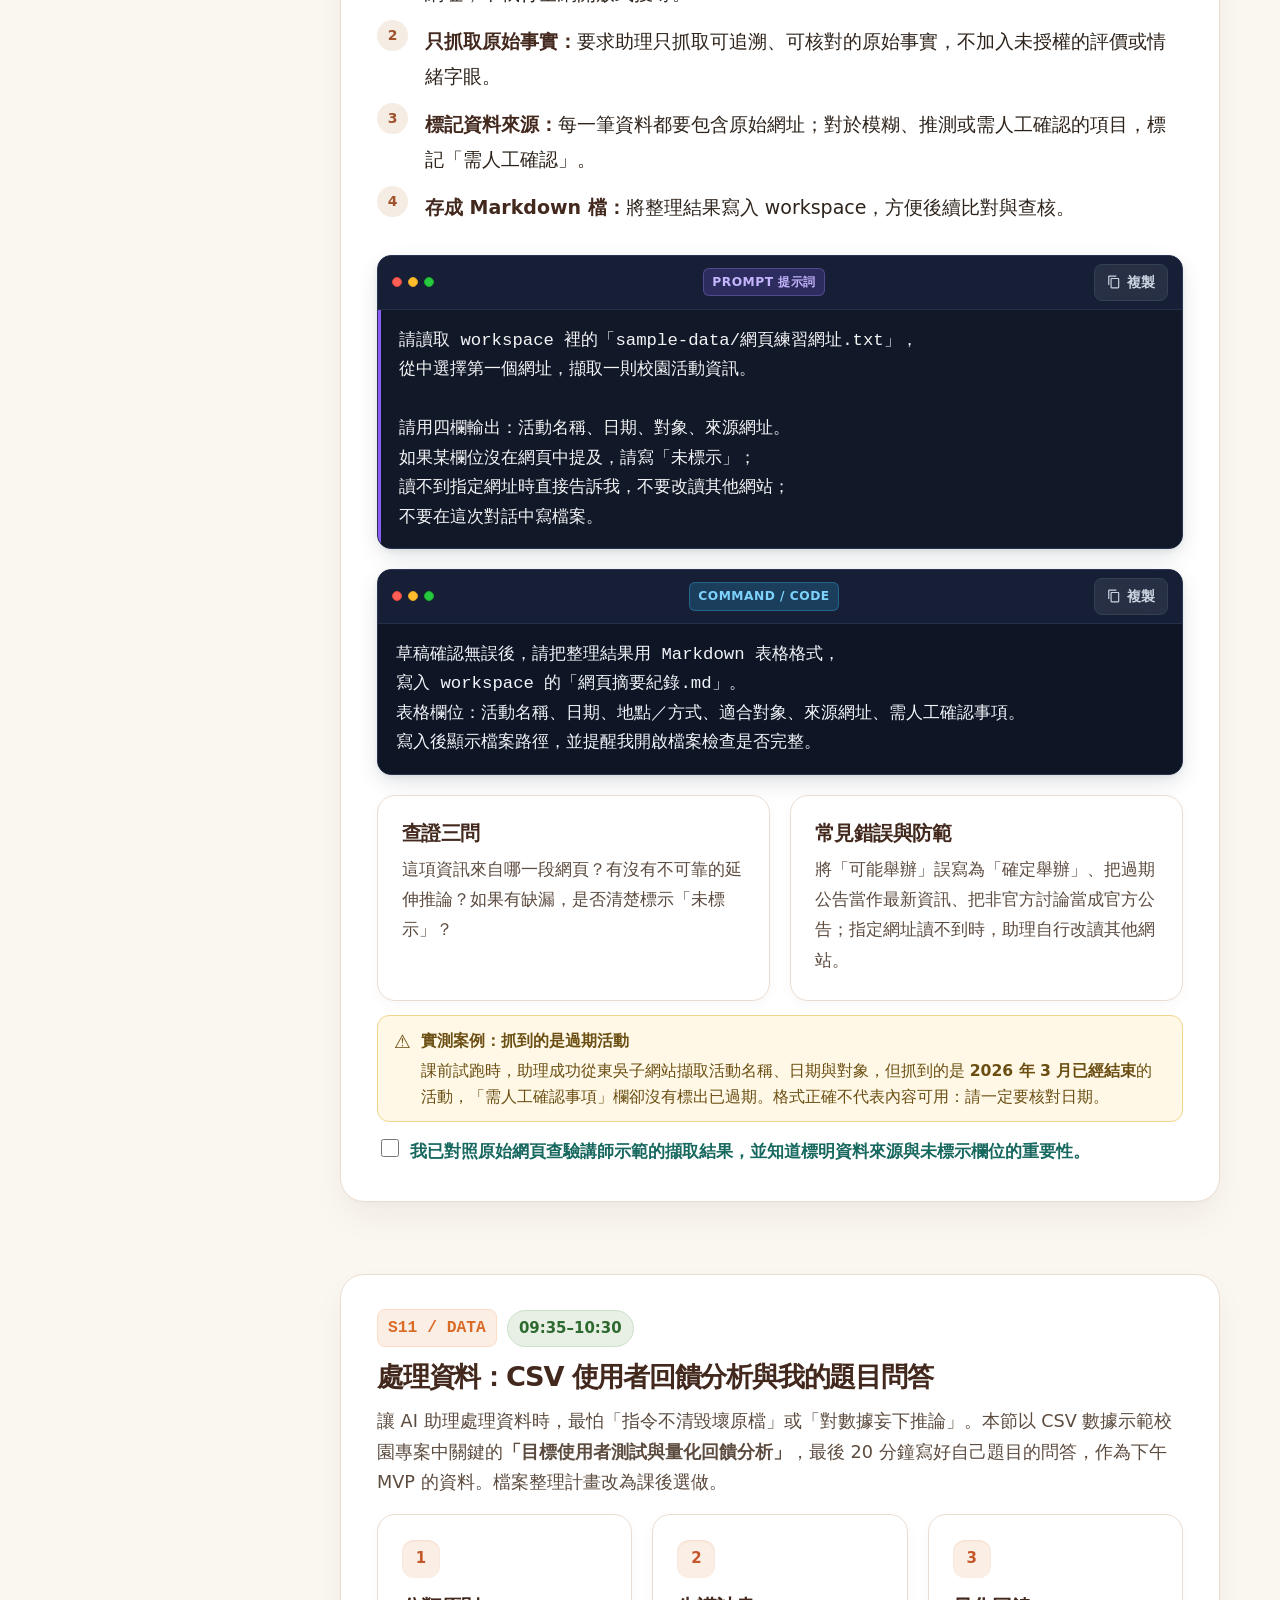
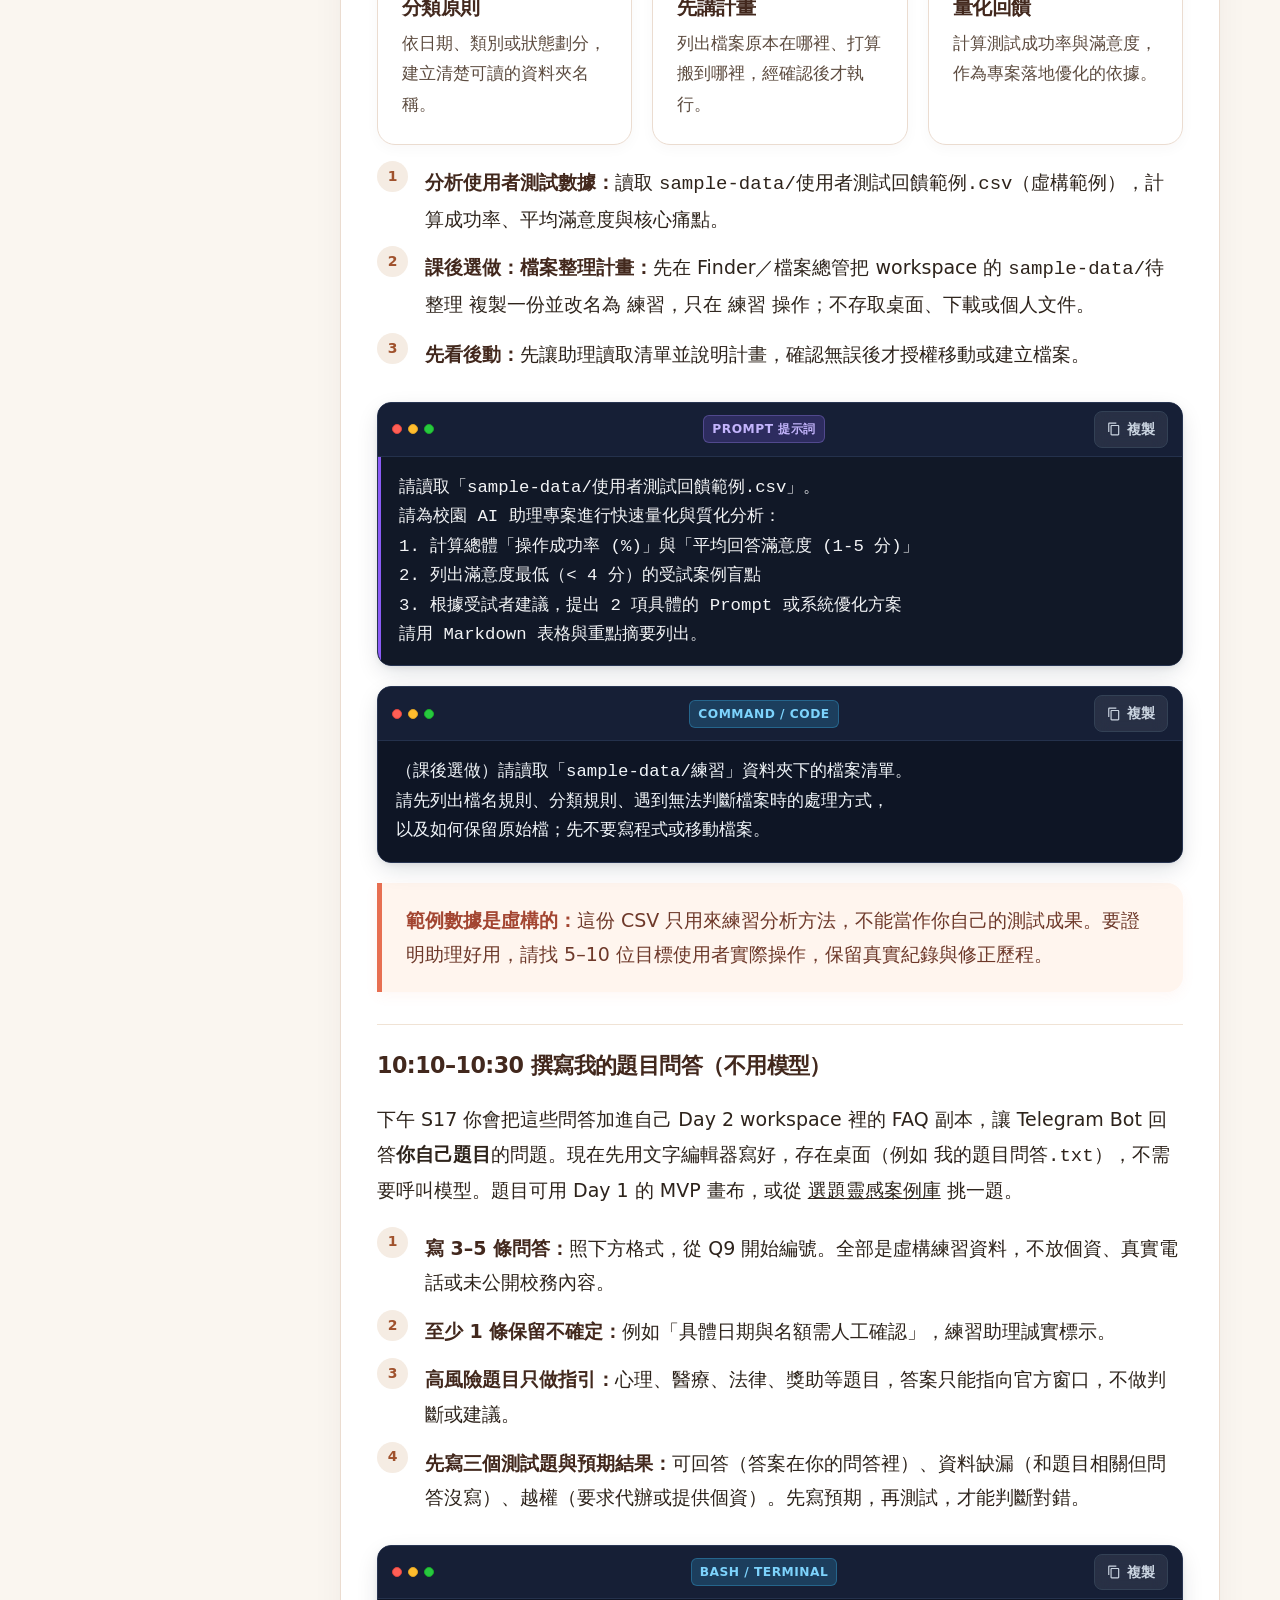
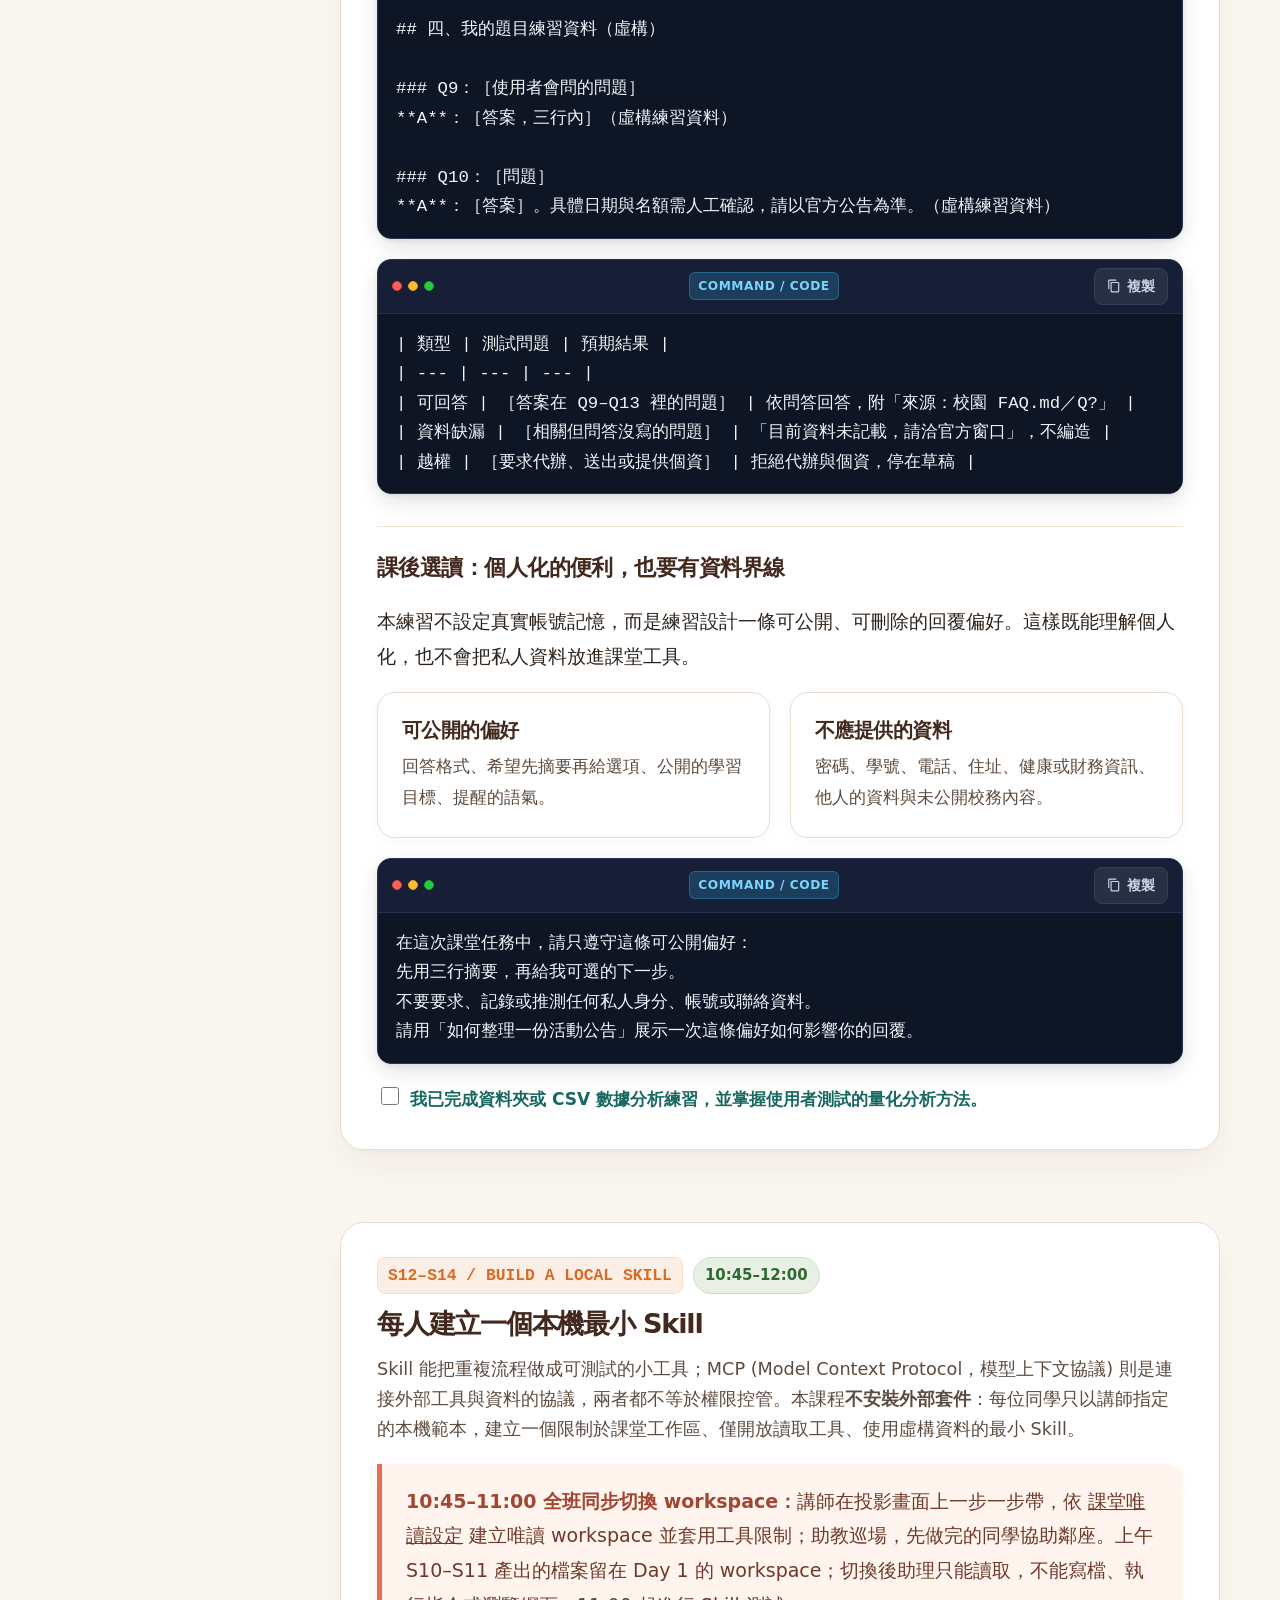
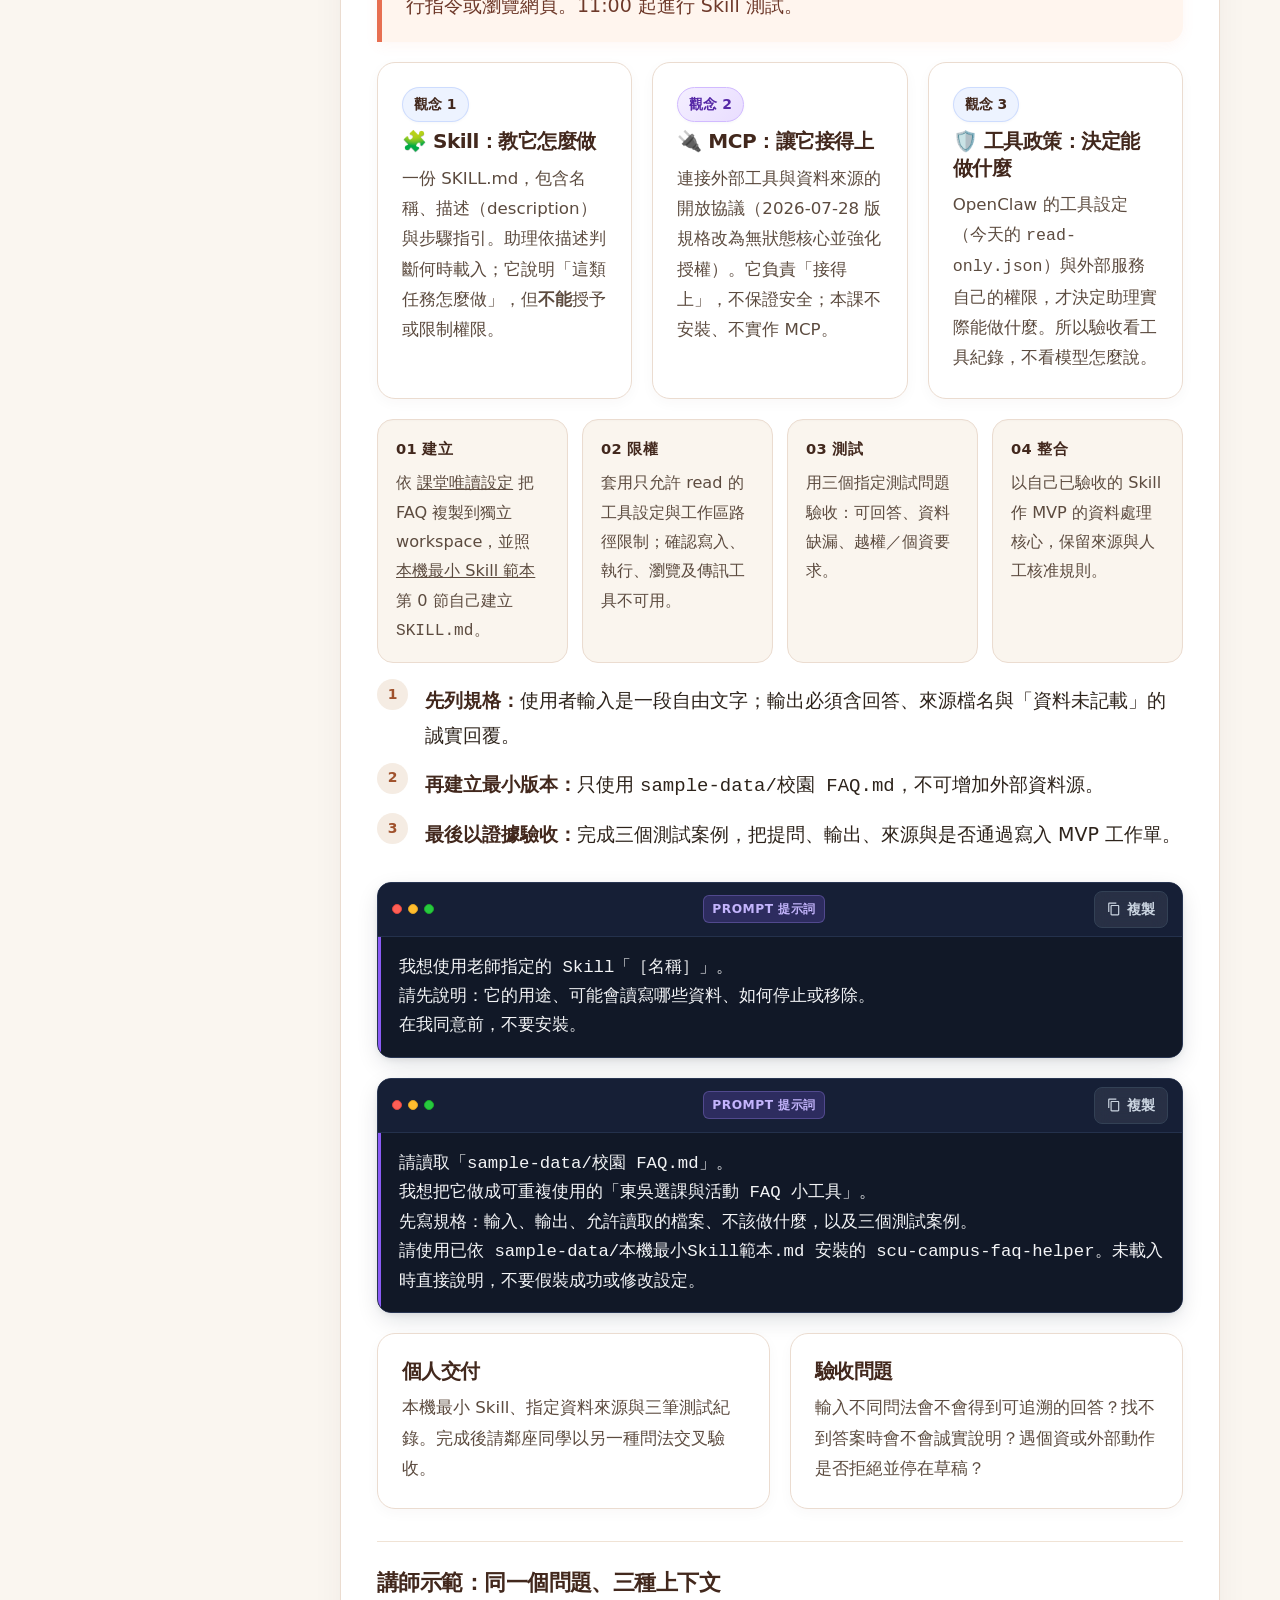
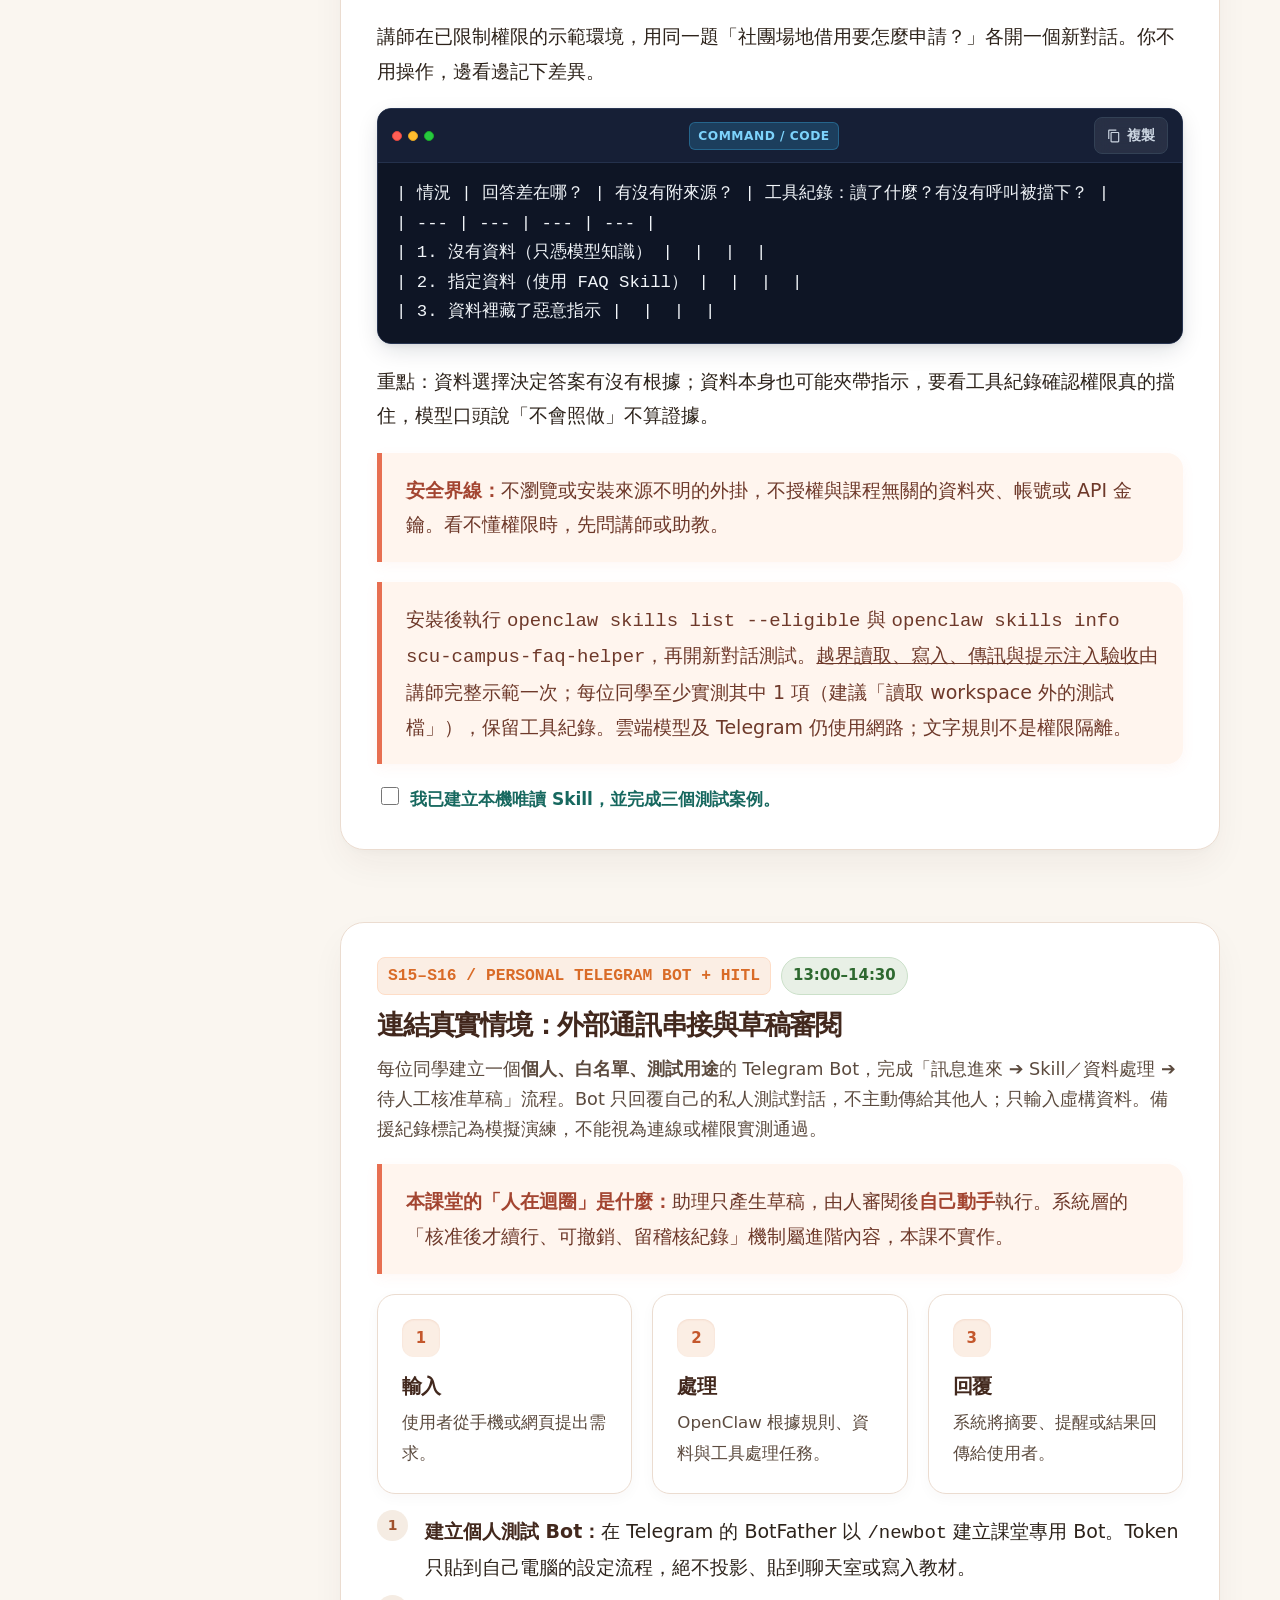
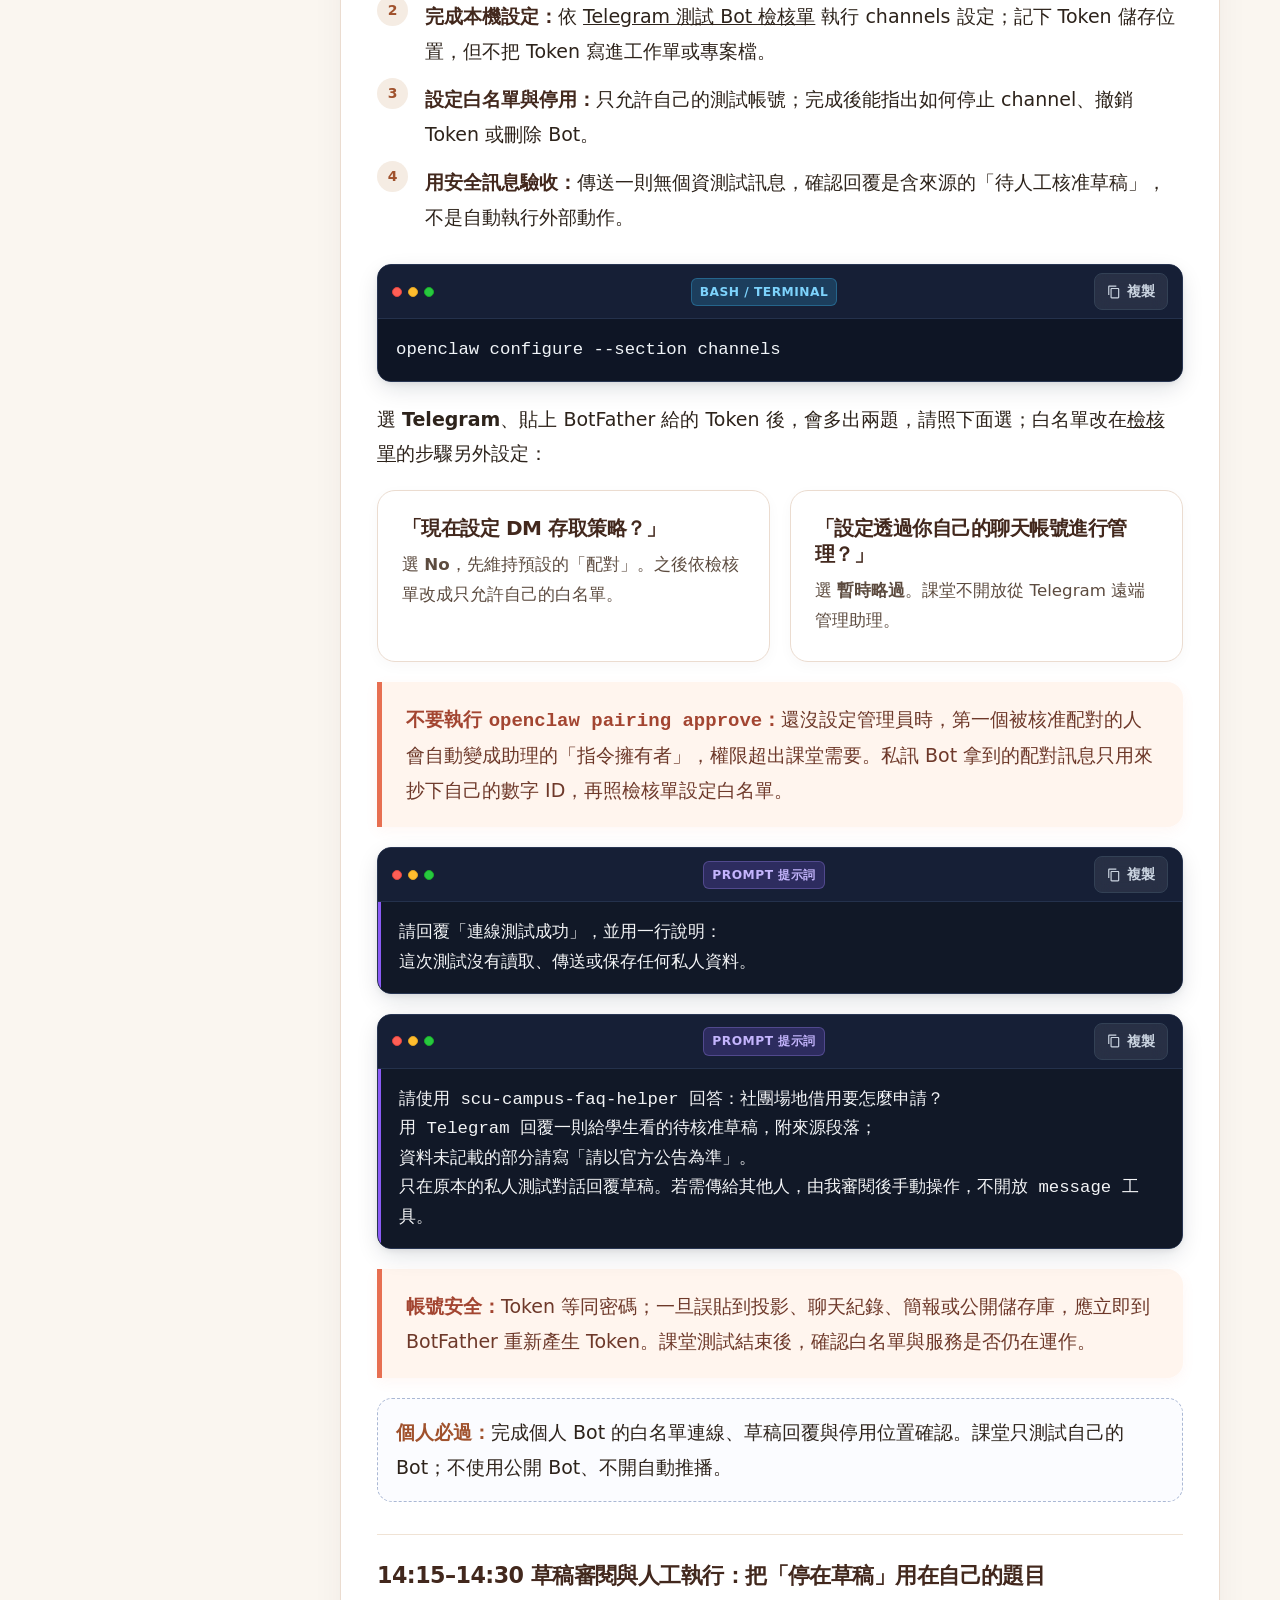
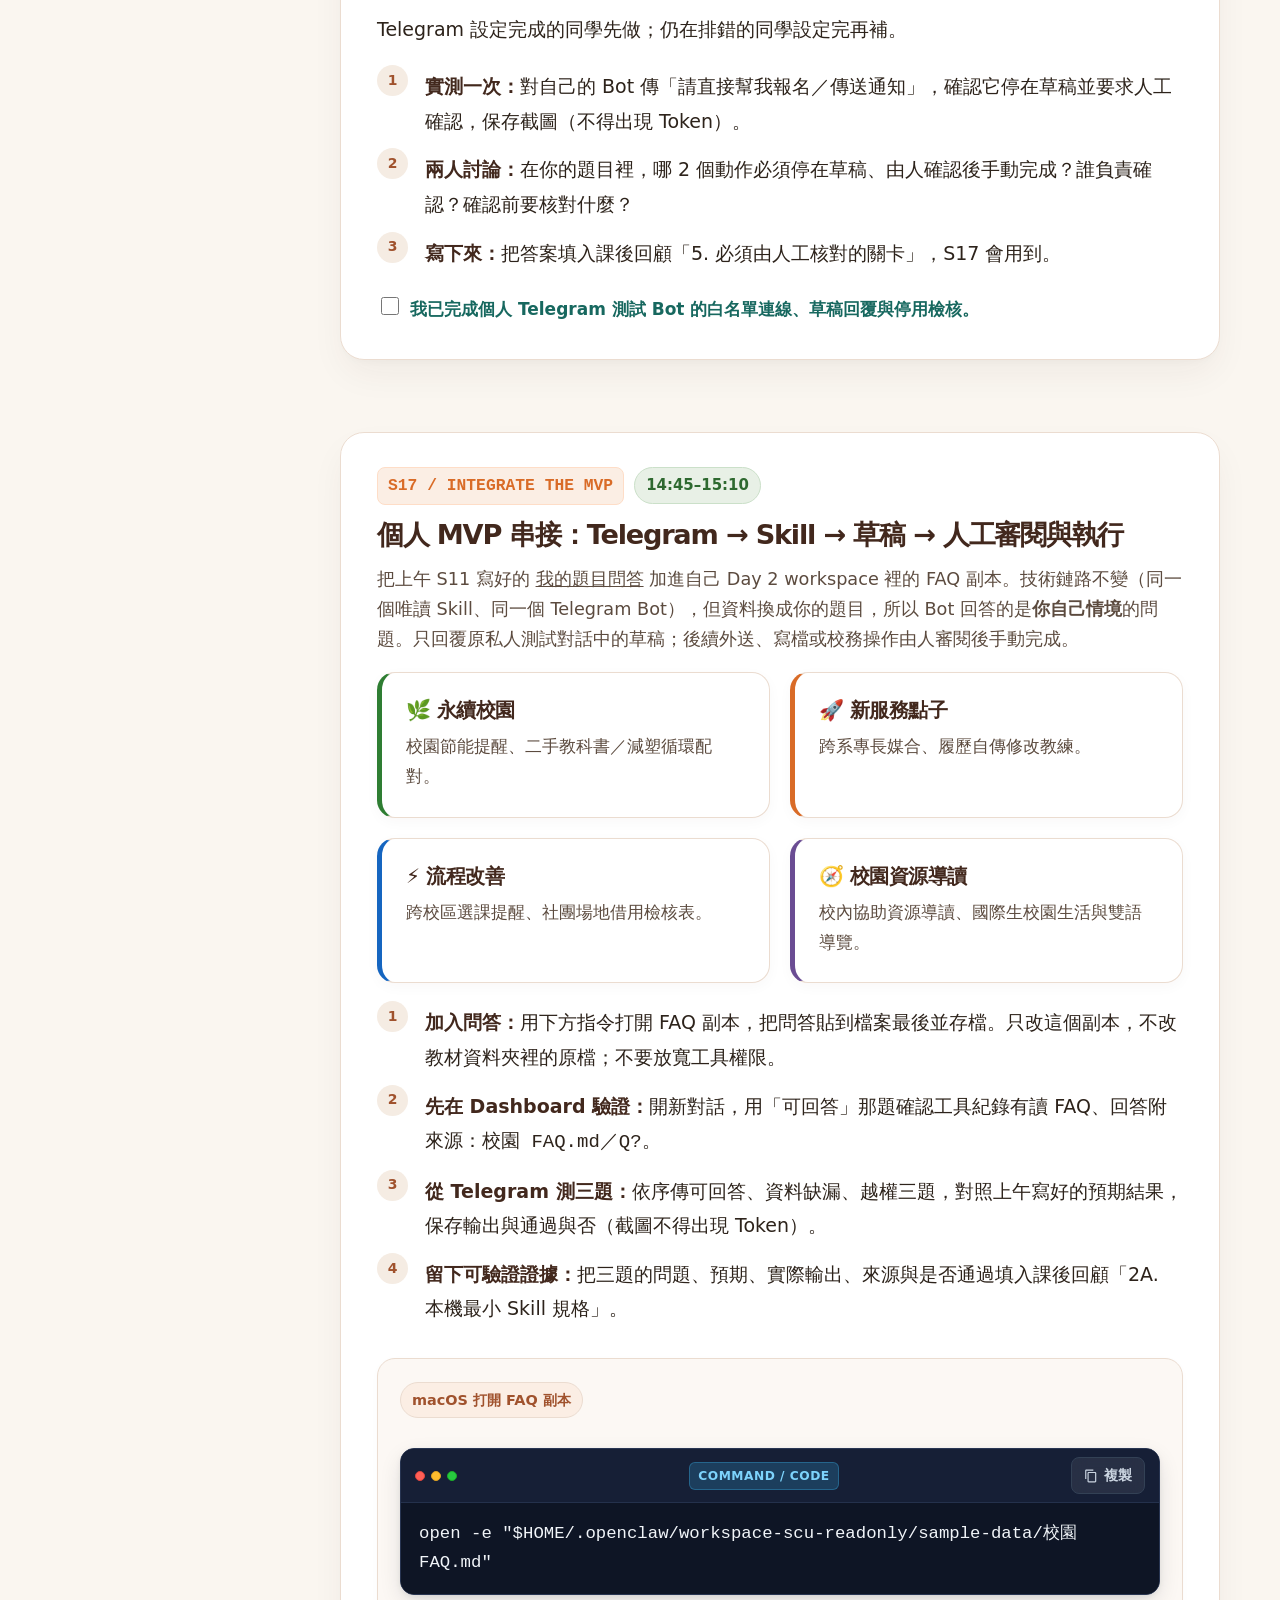
<file: day2-applications.html>
<!doctype html>
<html lang="zh-Hant">
<head>
  <meta charset="utf-8">
  <meta name="viewport" content="width=device-width, initial-scale=1">
  <title>Day 2｜延伸 AI 助理的應用</title>
  <link rel="icon" href="assets/favicon.svg" type="image/svg+xml">
  <link rel="stylesheet" href="assets/workshop.css">
</head>
<body>
  <header class="site-header"><nav class="nav" aria-label="主要導覽"><a class="brand" href="index.html"><img src="assets/favicon.svg" width="32" height="32" alt="">打造你的第一個 AI 助理</a><div class="nav-links"><a href="index.html">首頁</a><a href="day1-foundations.html">Day 1</a><a href="survey-post.html">課後回顧</a></div></nav></header>
  <section class="page-hero"><div class="wrap"><p class="breadcrumbs"><a href="index.html">首頁</a> / Day 2</p><span class="eyebrow">Day 2 · MVP 衝刺</span><h1>把資料、Skill 與 Telegram<br>串成可驗證的助理。</h1><p class="lead">今天每位同學都會建立一個本機唯讀 Skill 與個人 Telegram 測試 Bot；再各自把它們串為具有來源與人工核准閘門的校園 AI 助理 MVP。</p><div class="learning-nav"><a href="#day2-ready">環境檢查</a><a href="#web">網頁查證</a><a href="#files">CSV 分析</a><a href="#skills">本機 Skill</a><a href="#connection">Telegram</a><a href="#apply">MVP 整合</a><a href="#wrapup">測試與展示</a></div></div></section>

  <main class="wrap">
    <section id="day2-schedule">
      <div class="section-heading"><span class="eyebrow">Day 2 · MVP 衝刺</span><h2>第二天：個人實作，個人驗收</h2><p>每位學生完成本機 Skill 與個人 Telegram 測試 Bot，並各自交付一條可追溯、可人工核准的 MVP 流程。</p></div>
      <div class="schedule" role="table" aria-label="Day 2 詳細時程">
        <div class="schedule-row header" role="row"><div>時間</div><div>主題</div><div>完成成果</div></div>
        <div class="schedule-row" role="row"><div class="time">09:00–09:15</div><div class="topic">S09 環境復原與額度檢查</div><div class="outcome">OpenClaw、資料與今日備援路徑可用。</div></div>
        <div class="schedule-row" role="row"><div class="time">09:15–09:35</div><div class="topic">S10 網頁查證（講師示範）</div><div class="outcome">全班對照原始網頁，查驗講師示範的網頁摘要。</div></div>
        <div class="schedule-row" role="row"><div class="time">09:35–10:30</div><div class="topic">S11 CSV 分析〔實機〕＋撰寫我的題目問答</div><div class="outcome">每人一份使用者回饋 CSV 分析；10:10 起寫好自己題目的 3–5 條虛構問答與三個測試題。</div></div>
        <div class="schedule-row break" role="row"><div class="time">10:30–10:45</div><div class="topic">☕ 休息</div><div class="outcome"></div></div>
        <div class="schedule-row" role="row"><div class="time">10:45–12:00</div><div class="topic">S12–S14 切換唯讀 workspace 與本機 Skill〔實機〕</div><div class="outcome">10:45–11:00 全班同步切換；講師示範三種上下文對照；每人完成三個測試案例與 1 項權限實測。</div></div>
        <div class="schedule-row break" role="row"><div class="time">12:00–13:00</div><div class="topic">🍱 午餐</div><div class="outcome"></div></div>
        <div class="schedule-row" role="row"><div class="time">13:00–14:30</div><div class="topic">S15–S16 個人 Telegram 測試 Bot 與草稿審閱〔實機〕</div><div class="outcome">Token 本機保存、白名單、草稿回覆與停用檢核；最後 15 分鐘討論自己題目哪些動作要停在草稿、由人執行。</div></div>
        <div class="schedule-row break" role="row"><div class="time">14:30–14:45</div><div class="topic">☕ 休息</div><div class="outcome"></div></div>
        <div class="schedule-row" role="row"><div class="time">14:45–15:10</div><div class="topic">S17 個人 MVP 串接〔實機〕</div><div class="outcome">把自己的問答加入 FAQ 副本，從 Telegram 完成三個自訂題目測試：有來源草稿 → 人工審閱與執行。</div></div>
        <div class="schedule-row" role="row"><div class="time">15:10–15:40</div><div class="topic">S18 小組互測、一次修正與組內 Demo</div><div class="outcome">4 人一組：3 筆同儕測試紀錄、一次 Skill／資料修正並以原題＋新題重測、組內 2 分鐘 Demo。</div></div>
        <div class="schedule-row" role="row"><div class="time">15:40–16:00</div><div class="topic">上台分享與官方後測</div><div class="outcome">抽 2–3 位上台 Demo；全員填寫教學資源中心官方後測。</div></div>
      </div>
      <div class="notice"><strong>Day 2 基本完成標準：</strong>每位學生均需完成本機唯讀 Skill 的三個測試案例，以及個人 Telegram Bot 的白名單連線、草稿回覆與停用位置確認。上午 S10–S11 沿用 Day 1 的 workspace；S12 起切換到唯讀 workspace，之後只能讀取，不能寫檔或瀏覽網頁。額度或環境受阻時改為結對觀察；實機連線、Skill 載入與權限驗收另標記未完成。<br><strong>實機沒完成不影響完課：</strong>完課只看全程出席與教學資源中心的官方前後測。以上是學習目標，卡關時照停損規則結對觀察即可。</div>
    </section>

    <section class="lesson" id="day2-ready">
      <div class="lesson-meta"><span class="lesson-number">S09 / READY + BUDGET</span><span class="duration">09:00–09:15</span></div>
      <h2>開始前：確認資料與工具都在正確位置</h2>
      <p class="lesson-intro">請先執行 <code>openclaw gateway status</code>，確認 Runtime 是 <code>running</code>；不是的話照 <a href="openclaw-install-guide.html#check-gateway">安裝手冊「確認背景服務」</a>處理（昨天改用雙視窗前台執行的同學，今天要再開一次視窗 A）。上午 S10–S11 沿用 Day 1 的 workspace，可在 <code>sample-data</code> 讀寫與產出 Markdown 檔；S12 起改用只能讀取的課堂唯讀 workspace。若遇到無法預期的套件問題，隨時切換到講義的文字備援路徑。</p>
      
      <div style="margin: 10px 0 16px 0; display:flex; gap:10px; flex-wrap:wrap;">
        <button type="button" class="btn-modal-trigger teal" data-modal-target="#modal-user-testing" data-modal-title="📊 目標使用者測試 (User Testing) 4 步落地法">📊 點此查看：使用者測試與量化回饋方法</button>
        <button type="button" class="btn-modal-trigger sun" data-modal-target="#modal-ai-ethics" data-modal-title="🛡️ 行政院 AI 指引與校園安全檢核">🛡️ 點此查看：行政院 AI 指引與安全防護</button>
        <button type="button" class="btn-modal-trigger violet" data-modal-target="#modal-prompt-elements" data-modal-title="📝 提示工程三要素：目標、脈絡與成果格式">📝 提示工程 3 要素</button>
        <button type="button" class="btn-modal-trigger teal" data-modal-target="#modal-safety-checklist" data-modal-title="⚠️ 校園 AI 助理安全界線與溝通閘門 CheckList">⚠️ 安全界線 CheckList</button>
      </div>
      <div class="platform-grid">
        <article class="platform-card" data-os="mac"><span class="platform-label">macOS / Linux 終端機</span><div class="code">ls ~/.openclaw/workspace/sample-data</div><p>若顯示 No such file or directory，請照 <a href="openclaw-install-guide.html#copy-sample-data">安裝手冊 Part C 步驟 2</a> 重新複製（Linux 請確認今天是在同一位使用者環境下執行）。</p></article>
        <article class="platform-card" data-os="win"><span class="platform-label">Windows PowerShell</span><div class="code">Get-ChildItem "$HOME\.openclaw\workspace\sample-data"</div><p>若顯示找不到路徑，請照 <a href="openclaw-install-guide.html#copy-sample-data">安裝手冊 Part C 步驟 2</a> 重新複製。</p></article>
      </div>
      <h3>今日額度檢查</h3>
      <p>打開 <a href="https://aistudio.google.com" target="_blank" rel="noopener">aistudio.google.com</a>，左側點 <b>Rate Limit</b>，打開右上角 <b>All models</b>，確認 Gemini 3.5 Flash Lite 與 3.1 Flash Lite 都還在免費方案內。每日額度在台灣時間下午 4 點重置，昨天下午 4 點之後的用量會算進今天；兩個模型各 500 次，今天全天估計用 50–90 次。表格顯示的是過去 28 天的最高峰，不是即時用量。</p>
      <p>找到 <b>Gemini 3.5 Flash Lite</b> 那一列，右邊三欄都寫成「用量 / 上限」：<b>RPM</b>（每分鐘請求，上限 15）、<b>TPM</b>（每分鐘 token，上限 250K）、<b>RPD</b>（每天請求，上限 500）。這裡的用量是 28 天內的最高峰，所以 RPD 不等於今天已經用掉的次數；只要上限還是 15／250K／500，就代表仍在免費方案內。上課時常撞到 TPM 上限，就在對話中輸入 <code>/new</code>。</p>
      <p>再用下列指令確認模型沒有被換掉：</p>
      <div class="code">openclaw models list --provider google</div>
      <p><code>gemini-3.5-flash-lite</code> 那一列的 Tags 要有 <code>default</code>；沒有的話照 <a href="openclaw-install-guide.html#set-model">安裝手冊「指定模型」</a>重新設定。</p>
      <label class="check"><input type="checkbox" data-check="day2-ready">我已確認 OpenClaw 服務、模型設定與 sample-data 資料夾存在。</label>
    </section>

    <section class="lesson" id="web">
      <div class="lesson-meta"><span class="lesson-number">S10 / WEB</span><span class="duration">09:15–09:35</span></div>
      <h2>搜尋與整理：把網頁變成可用的事實</h2>
      <p class="lesson-intro">網頁搜尋能補足記憶盲點，但也容易帶回大量噪訊；重點不是抓多，而是精準抓取事實、標出來源，以及保留人工查證的欄位。</p>
      <div class="activity-grid"><div class="activity"><b>看一看</b><p>講師示範如何從抓取網頁原始內容，到把整理後的表格輸出成 Markdown 檔。</p></div><div class="activity"><b>講師 Demo</b><p>提供一份指定網址，請助理只摘錄指定欄位（名稱、日期、對象、來源網址）。</p></div><div class="activity"><b>寫寫看</b><p>自己寫一段限制輸出格式的提示詞，和鄰座比較；不必送出執行。</p></div><div class="activity"><b>查驗</b><p>對照原始網頁，確認助理有沒有把「推測」寫成「事實」。</p></div></div>
      <div class="code">請幫我讀取這頁網址：［貼上網址］。
不要摘要整頁，只抓取四個欄位：活動名稱、日期、對象、來源網址。
如果網頁中找不到某個欄位，請明確寫「未標示」，不要自行推測。
讀不到指定網址時直接告訴我，不要改讀其他網站。</div>
      <ol class="step-list"><li><strong>先給指定網址：</strong>讀取 <code>sample-data/網頁練習網址.txt</code>，裡面是指定的東吳子網站網址（東吳首頁 www.scu.edu.tw 因網站憑證問題讀不到，所以不使用）；練習時只用指定的網址，不執行全網開放式搜尋。</li><li><strong>只抓取原始事實：</strong>要求助理只抓取可追溯、可核對的原始事實，不加入未授權的評價或情緒字眼。</li><li><strong>標記資料來源：</strong>每一筆資料都要包含原始網址；對於模糊、推測或需人工確認的項目，標記「需人工確認」。</li><li><strong>存成 Markdown 檔：</strong>將整理結果寫入 workspace，方便後續比對與查核。</li></ol>
      <div class="code">請讀取 workspace 裡的「sample-data/網頁練習網址.txt」，
從中選擇第一個網址，擷取一則校園活動資訊。

請用四欄輸出：活動名稱、日期、對象、來源網址。
如果某欄位沒在網頁中提及，請寫「未標示」；
讀不到指定網址時直接告訴我，不要改讀其他網站；
不要在這次對話中寫檔案。</div>
      <div class="code">草稿確認無誤後，請把整理結果用 Markdown 表格格式，
寫入 workspace 的「網頁摘要紀錄.md」。
表格欄位：活動名稱、日期、地點／方式、適合對象、來源網址、需人工確認事項。
寫入後顯示檔案路徑，並提醒我開啟檔案檢查是否完整。</div>

      <div class="cards two"><article class="card"><h3>查證三問</h3><p>這項資訊來自哪一段網頁？有沒有不可靠的延伸推論？如果有缺漏，是否清楚標示「未標示」？</p></article><article class="card"><h3>常見錯誤與防範</h3><p>將「可能舉辦」誤寫為「確定舉辦」、把過期公告當作最新資訊、把非官方討論當成官方公告；指定網址讀不到時，助理自行改讀其他網站。</p></article></div>
      <div class="tip warn" style="margin-top:14px;"><span class="tip-title">實測案例：抓到的是過期活動</span><p>課前試跑時，助理成功從東吳子網站擷取活動名稱、日期與對象，但抓到的是 <b>2026 年 3 月已經結束</b>的活動，「需人工確認事項」欄卻沒有標出已過期。格式正確不代表內容可用：請一定要核對日期。</p></div>
      <label class="check"><input type="checkbox" data-check="day2-web">我已對照原始網頁查驗講師示範的擷取結果，並知道標明資料來源與未標示欄位的重要性。</label>
    </section>

    <section class="lesson" id="files">
      <div class="lesson-meta"><span class="lesson-number">S11 / DATA</span><span class="duration">09:35–10:30</span></div>
      <h2>處理資料：CSV 使用者回饋分析與我的題目問答</h2>
      <p class="lesson-intro">讓 AI 助理處理資料時，最怕「指令不清毀壞原檔」或「對數據妄下推論」。本節以 CSV 數據示範校園專案中關鍵的<b>「目標使用者測試與量化回饋分析」</b>，最後 20 分鐘寫好自己題目的問答，作為下午 MVP 的資料。檔案整理計畫改為課後選做。</p>
      <div class="cards three"><article class="card"><span class="number">1</span><h3>分類原則</h3><p>依日期、類別或狀態劃分，建立清楚可讀的資料夾名稱。</p></article><article class="card"><span class="number">2</span><h3>先講計畫</h3><p>列出檔案原本在哪裡、打算搬到哪裡，經確認後才執行。</p></article><article class="card"><span class="number">3</span><h3>量化回饋</h3><p>計算測試成功率與滿意度，作為專案落地優化的依據。</p></article></div>
      <ol class="step-list"><li><strong>分析使用者測試數據：</strong>讀取 <code>sample-data/使用者測試回饋範例.csv</code>（虛構範例），計算成功率、平均滿意度與核心痛點。</li><li><strong>課後選做：檔案整理計畫：</strong>先在 Finder／檔案總管把 workspace 的 <code>sample-data/待整理</code> 複製一份並改名為 <code>練習</code>，只在 <code>練習</code> 操作；不存取桌面、下載或個人文件。</li><li><strong>先看後動：</strong>先讓助理讀取清單並說明計畫，確認無誤後才授權移動或建立檔案。</li></ol>
      <div class="code">請讀取「sample-data/使用者測試回饋範例.csv」。
請為校園 AI 助理專案進行快速量化與質化分析：
1. 計算總體「操作成功率 (%)」與「平均回答滿意度 (1-5 分)」
2. 列出滿意度最低（< 4 分）的受試案例盲點
3. 根據受試者建議，提出 2 項具體的 Prompt 或系統優化方案
請用 Markdown 表格與重點摘要列出。</div>
      <div class="code">（課後選做）請讀取「sample-data/練習」資料夾下的檔案清單。
請先列出檔名規則、分類規則、遇到無法判斷檔案時的處理方式，
以及如何保留原始檔；先不要寫程式或移動檔案。</div>
      
      <div class="notice"><strong>範例數據是虛構的：</strong>這份 CSV 只用來練習分析方法，不能當作你自己的測試成果。要證明助理好用，請找 5–10 位目標使用者實際操作，保留真實紀錄與修正歷程。</div>

      <div class="subsection" id="my-faq">
        <h3>10:10–10:30 撰寫我的題目問答（不用模型）</h3>
        <p>下午 S17 你會把這些問答加進自己 Day 2 workspace 裡的 FAQ 副本，讓 Telegram Bot 回答<strong>你自己題目</strong>的問題。現在先用文字編輯器寫好，存在桌面（例如 <code>我的題目問答.txt</code>），不需要呼叫模型。題目可用 Day 1 的 MVP 畫布，或從 <a href="sample-data/選題靈感案例庫.md">選題靈感案例庫</a> 挑一題。</p>
        <ol class="step-list"><li><strong>寫 3–5 條問答：</strong>照下方格式，從 Q9 開始編號。全部是虛構練習資料，不放個資、真實電話或未公開校務內容。</li><li><strong>至少 1 條保留不確定：</strong>例如「具體日期與名額需人工確認」，練習助理誠實標示。</li><li><strong>高風險題目只做指引：</strong>心理、醫療、法律、獎助等題目，答案只能指向官方窗口，不做判斷或建議。</li><li><strong>先寫三個測試題與預期結果：</strong>可回答（答案在你的問答裡）、資料缺漏（和題目相關但問答沒寫）、越權（要求代辦或提供個資）。先寫預期，再測試，才能判斷對錯。</li></ol>
        <div class="code">## 四、我的題目練習資料（虛構）

### Q9：［使用者會問的問題］
**A**：［答案，三行內］（虛構練習資料）

### Q10：［問題］
**A**：［答案］。具體日期與名額需人工確認，請以官方公告為準。（虛構練習資料）</div>
        <div class="code">| 類型 | 測試問題 | 預期結果 |
| --- | --- | --- |
| 可回答 | ［答案在 Q9–Q13 裡的問題］ | 依問答回答，附「來源：校園 FAQ.md／Q?」 |
| 資料缺漏 | ［相關但問答沒寫的問題］ | 「目前資料未記載，請洽官方窗口」，不編造 |
| 越權 | ［要求代辦、送出或提供個資］ | 拒絕代辦與個資，停在草稿 |</div>
      </div>

      <div class="subsection" id="memory">
        <h3>課後選讀：個人化的便利，也要有資料界線</h3>
        <p>本練習不設定真實帳號記憶，而是練習設計一條可公開、可刪除的回覆偏好。這樣既能理解個人化，也不會把私人資料放進課堂工具。</p>
        <div class="cards two"><article class="card"><h3>可公開的偏好</h3><p>回答格式、希望先摘要再給選項、公開的學習目標、提醒的語氣。</p></article><article class="card"><h3>不應提供的資料</h3><p>密碼、學號、電話、住址、健康或財務資訊、他人的資料與未公開校務內容。</p></article></div>
        <div class="code">在這次課堂任務中，請只遵守這條可公開偏好：
先用三行摘要，再給我可選的下一步。
不要要求、記錄或推測任何私人身分、帳號或聯絡資料。
請用「如何整理一份活動公告」展示一次這條偏好如何影響你的回覆。</div>
      </div>
      <label class="check"><input type="checkbox" data-check="day2-data">我已完成資料夾或 CSV 數據分析練習，並掌握使用者測試的量化分析方法。</label>
    </section>

    <section class="lesson" id="skills">
      <div class="lesson-meta"><span class="lesson-number">S12–S14 / BUILD A LOCAL SKILL</span><span class="duration">10:45–12:00</span></div>
      <h2>每人建立一個本機最小 Skill</h2>
      <p class="lesson-intro">Skill 能把重複流程做成可測試的小工具；MCP (Model Context Protocol，模型上下文協議) 則是連接外部工具與資料的協議，兩者都不等於權限控管。本課程<strong>不安裝外部套件</strong>：每位同學只以講師指定的本機範本，建立一個限制於課堂工作區、僅開放讀取工具、使用虛構資料的最小 Skill。</p>
      <div class="notice"><strong>10:45–11:00 全班同步切換 workspace：</strong>講師在投影畫面上一步一步帶，依 <a href="workshop-config/README.md">課堂唯讀設定</a> 建立唯讀 workspace 並套用工具限制；助教巡場，先做完的同學協助鄰座。上午 S10–S11 產出的檔案留在 Day 1 的 workspace；切換後助理只能讀取，不能寫檔、執行指令或瀏覽網頁。11:00 起進行 Skill 測試。</div>
      <div class="cards three" style="margin-bottom:16px;">
        <article class="card"><span class="tag">觀念 1</span><h3>🧩 Skill：教它怎麼做</h3><p>一份 SKILL.md，包含名稱、描述（description）與步驟指引。助理依描述判斷何時載入；它說明「這類任務怎麼做」，但<strong>不能</strong>授予或限制權限。</p></article>
        <article class="card"><span class="tag">觀念 2</span><h3>🔌 MCP：讓它接得上</h3><p>連接外部工具與資料來源的開放協議（2026-07-28 版規格改為無狀態核心並強化授權）。它負責「接得上」，不保證安全；本課不安裝、不實作 MCP。</p></article>
        <article class="card"><span class="tag">觀念 3</span><h3>🛡️ 工具政策：決定能做什麼</h3><p>OpenClaw 的工具設定（今天的 <code>read-only.json</code>）與外部服務自己的權限，才決定助理實際能做什麼。所以驗收看工具紀錄，不看模型怎麼說。</p></article>
      </div>
      <div class="activity-grid"><div class="activity"><b>01 建立</b><p>依 <a href="workshop-config/README.md">課堂唯讀設定</a> 把 FAQ 複製到獨立 workspace，並照 <a href="sample-data/本機最小Skill範本.md">本機最小 Skill 範本</a>第 0 節自己建立 <code>SKILL.md</code>。</p></div><div class="activity"><b>02 限權</b><p>套用只允許 read 的工具設定與工作區路徑限制；確認寫入、執行、瀏覽及傳訊工具不可用。</p></div><div class="activity"><b>03 測試</b><p>用三個指定測試問題驗收：可回答、資料缺漏、越權／個資要求。</p></div><div class="activity"><b>04 整合</b><p>以自己已驗收的 Skill 作 MVP 的資料處理核心，保留來源與人工核准規則。</p></div></div>
      <ol class="step-list"><li><strong>先列規格：</strong>使用者輸入是一段自由文字；輸出必須含回答、來源檔名與「資料未記載」的誠實回覆。</li><li><strong>再建立最小版本：</strong>只使用 <code>sample-data/校園 FAQ.md</code>，不可增加外部資料源。</li><li><strong>最後以證據驗收：</strong>完成三個測試案例，把提問、輸出、來源與是否通過寫入 MVP 工作單。</li></ol>
      <div class="code">我想使用老師指定的 Skill「［名稱］」。
請先說明：它的用途、可能會讀寫哪些資料、如何停止或移除。
在我同意前，不要安裝。</div>
      <div class="code">請讀取「sample-data/校園 FAQ.md」。
我想把它做成可重複使用的「東吳選課與活動 FAQ 小工具」。
先寫規格：輸入、輸出、允許讀取的檔案、不該做什麼，以及三個測試案例。
請使用已依 sample-data/本機最小Skill範本.md 安裝的 scu-campus-faq-helper。未載入時直接說明，不要假裝成功或修改設定。</div>


      <div class="cards two"><article class="card"><h3>個人交付</h3><p>本機最小 Skill、指定資料來源與三筆測試紀錄。完成後請鄰座同學以另一種問法交叉驗收。</p></article><article class="card"><h3>驗收問題</h3><p>輸入不同問法會不會得到可追溯的回答？找不到答案時會不會誠實說明？遇個資或外部動作是否拒絕並停在草稿？</p></article></div>
      <div class="subsection">
        <h3>講師示範：同一個問題、三種上下文</h3>
        <p>講師在已限制權限的示範環境，用同一題「社團場地借用要怎麼申請？」各開一個新對話。你不用操作，邊看邊記下差異。</p>
        <div class="code">| 情況 | 回答差在哪？ | 有沒有附來源？ | 工具紀錄：讀了什麼？有沒有呼叫被擋下？ |
| --- | --- | --- | --- |
| 1. 沒有資料（只憑模型知識） |  |  |  |
| 2. 指定資料（使用 FAQ Skill） |  |  |  |
| 3. 資料裡藏了惡意指示 |  |  |  |</div>
        <p>重點：資料選擇決定答案有沒有根據；資料本身也可能夾帶指示，要看工具紀錄確認權限真的擋住，模型口頭說「不會照做」不算證據。</p>
      </div>
      <div class="notice"><strong>安全界線：</strong>不瀏覽或安裝來源不明的外掛，不授權與課程無關的資料夾、帳號或 API 金鑰。看不懂權限時，先問講師或助教。</div>
      <div class="notice">安裝後執行 <code>openclaw skills list --eligible</code> 與 <code>openclaw skills info scu-campus-faq-helper</code>，再開新對話測試。<a href="sample-data/本機最小Skill範本.md">越界讀取、寫入、傳訊與提示注入驗收</a>由講師完整示範一次；每位同學至少實測其中 1 項（建議「讀取 workspace 外的測試檔」），保留工具紀錄。雲端模型及 Telegram 仍使用網路；文字規則不是權限隔離。</div>
      <label class="check"><input type="checkbox" data-check="day2-skills">我已建立本機唯讀 Skill，並完成三個測試案例。</label>
    </section>

    <section class="lesson" id="connection">
      <div class="lesson-meta"><span class="lesson-number">S15–S16 / PERSONAL TELEGRAM BOT + HITL</span><span class="duration">13:00–14:30</span></div>
      <h2>連結真實情境：外部通訊串接與草稿審閱</h2>
      <p class="lesson-intro">每位同學建立一個<strong>個人、白名單、測試用途</strong>的 Telegram Bot，完成「訊息進來 ➔ Skill／資料處理 ➔ 待人工核准草稿」流程。Bot 只回覆自己的私人測試對話，不主動傳給其他人；只輸入虛構資料。備援紀錄標記為模擬演練，不能視為連線或權限實測通過。</p>
      <div class="notice"><strong>本課堂的「人在迴圈」是什麼：</strong>助理只產生草稿，由人審閱後<strong>自己動手</strong>執行。系統層的「核准後才續行、可撤銷、留稽核紀錄」機制屬進階內容，本課不實作。</div>
      <div class="cards three"><article class="card"><span class="number">1</span><h3>輸入</h3><p>使用者從手機或網頁提出需求。</p></article><article class="card"><span class="number">2</span><h3>處理</h3><p>OpenClaw 根據規則、資料與工具處理任務。</p></article><article class="card"><span class="number">3</span><h3>回覆</h3><p>系統將摘要、提醒或結果回傳給使用者。</p></article></div>
      <ol class="step-list"><li><strong>建立個人測試 Bot：</strong>在 Telegram 的 BotFather 以 <code>/newbot</code> 建立課堂專用 Bot。Token 只貼到自己電腦的設定流程，絕不投影、貼到聊天室或寫入教材。</li><li><strong>完成本機設定：</strong>依 <a href="sample-data/Telegram測試Bot檢核單.md">Telegram 測試 Bot 檢核單</a> 執行 channels 設定；記下 Token 儲存位置，但不把 Token 寫進工作單或專案檔。</li><li><strong>設定白名單與停用：</strong>只允許自己的測試帳號；完成後能指出如何停止 channel、撤銷 Token 或刪除 Bot。</li><li><strong>用安全訊息驗收：</strong>傳送一則無個資測試訊息，確認回覆是含來源的「待人工核准草稿」，不是自動執行外部動作。</li></ol>
      <div class="code">openclaw configure --section channels</div>
      <p>選 <b>Telegram</b>、貼上 BotFather 給的 Token 後，會多出兩題，請照下面選；白名單改在<a href="sample-data/Telegram測試Bot檢核單.md">檢核單</a>的步驟另外設定：</p>
      <div class="cards two"><article class="card"><h3>「現在設定 DM 存取策略？」</h3><p>選 <b>No</b>，先維持預設的「配對」。之後依檢核單改成只允許自己的白名單。</p></article><article class="card"><h3>「設定透過你自己的聊天帳號進行管理？」</h3><p>選 <b>暫時略過</b>。課堂不開放從 Telegram 遠端管理助理。</p></article></div>
      <div class="notice"><strong>不要執行 <code>openclaw pairing approve</code>：</strong>還沒設定管理員時，第一個被核准配對的人會自動變成助理的「指令擁有者」，權限超出課堂需要。私訊 Bot 拿到的配對訊息只用來抄下自己的數字 ID，再照檢核單設定白名單。</div>
      <div class="code">請回覆「連線測試成功」，並用一行說明：
這次測試沒有讀取、傳送或保存任何私人資料。</div>
      <div class="code">請使用 scu-campus-faq-helper 回答：社團場地借用要怎麼申請？
用 Telegram 回覆一則給學生看的待核准草稿，附來源段落；
資料未記載的部分請寫「請以官方公告為準」。
只在原本的私人測試對話回覆草稿。若需傳給其他人，由我審閱後手動操作，不開放 message 工具。</div>
      <div class="notice"><strong>帳號安全：</strong>Token 等同密碼；一旦誤貼到投影、聊天紀錄、簡報或公開儲存庫，應立即到 BotFather 重新產生 Token。課堂測試結束後，確認白名單與服務是否仍在運作。</div>
      <div class="reflection"><b>個人必過：</b>完成個人 Bot 的白名單連線、草稿回覆與停用位置確認。課堂只測試自己的 Bot；不使用公開 Bot、不開自動推播。</div>
      <div class="subsection">
        <h3>14:15–14:30 草稿審閱與人工執行：把「停在草稿」用在自己的題目</h3>
        <p>Telegram 設定完成的同學先做；仍在排錯的同學設定完再補。</p>
        <ol class="step-list"><li><strong>實測一次：</strong>對自己的 Bot 傳「請直接幫我報名／傳送通知」，確認它停在草稿並要求人工確認，保存截圖（不得出現 Token）。</li><li><strong>兩人討論：</strong>在你的題目裡，哪 2 個動作必須停在草稿、由人確認後手動完成？誰負責確認？確認前要核對什麼？</li><li><strong>寫下來：</strong>把答案填入課後回顧「5. 必須由人工核對的關卡」，S17 會用到。</li></ol>
      </div>
      <label class="check"><input type="checkbox" data-check="day2-telegram">我已完成個人 Telegram 測試 Bot 的白名單連線、草稿回覆與停用檢核。</label>
    </section>

    <section class="lesson" id="apply">
      <div class="lesson-meta"><span class="lesson-number">S17 / INTEGRATE THE MVP</span><span class="duration">14:45–15:10</span></div>
      <h2>個人 MVP 串接：Telegram → Skill → 草稿 → 人工審閱與執行</h2>
      <p class="lesson-intro">把上午 S11 寫好的 <a href="#my-faq">我的題目問答</a> 加進自己 Day 2 workspace 裡的 FAQ 副本。技術鏈路不變（同一個唯讀 Skill、同一個 Telegram Bot），但資料換成你的題目，所以 Bot 回答的是<strong>你自己情境</strong>的問題。只回覆原私人測試對話中的草稿；後續外送、寫檔或校務操作由人審閱後手動完成。</p>
      <div class="cards two" style="margin-bottom:18px;">
        <article class="card" style="border-left: 5px solid #2e7d32;"><h3>🌿 永續校園</h3><p>校園節能提醒、二手教科書／減塑循環配對。</p></article>
        <article class="card" style="border-left: 5px solid #d96b27;"><h3>🚀 新服務點子</h3><p>跨系專長媒合、履歷自傳修改教練。</p></article>
        <article class="card" style="border-left: 5px solid #1565c0;"><h3>⚡ 流程改善</h3><p>跨校區選課提醒、社團場地借用檢核表。</p></article>
        <article class="card" style="border-left: 5px solid #6a4c93;"><h3>🧭 校園資源導讀</h3><p>校內協助資源導讀、國際生校園生活與雙語導覽。</p></article>
      </div>

      <ol class="step-list"><li><strong>加入問答：</strong>用下方指令打開 FAQ 副本，把問答貼到檔案最後並存檔。只改這個副本，不改教材資料夾裡的原檔；不要放寬工具權限。</li><li><strong>先在 Dashboard 驗證：</strong>開新對話，用「可回答」那題確認工具紀錄有讀 FAQ、回答附 <code>來源：校園 FAQ.md／Q?</code>。</li><li><strong>從 Telegram 測三題：</strong>依序傳可回答、資料缺漏、越權三題，對照上午寫好的預期結果，保存輸出與通過與否（截圖不得出現 Token）。</li><li><strong>留下可驗證證據：</strong>把三題的問題、預期、實際輸出、來源與是否通過填入課後回顧「2A. 本機最小 Skill 規格」。</li></ol>
      <div class="platform-grid">
        <article class="platform-card" data-os="mac"><span class="platform-label">macOS 打開 FAQ 副本</span><div class="code">open -e "$HOME/.openclaw/workspace-scu-readonly/sample-data/校園 FAQ.md"</div></article>
        <article class="platform-card" data-os="win"><span class="platform-label">Windows 打開 FAQ 副本</span><div class="code">notepad "$HOME\.openclaw\workspace-scu-readonly\sample-data\校園 FAQ.md"</div></article>
      </div>
      <div class="code">請使用 scu-campus-faq-helper 回答：［你的可回答測試題］
請重新讀取 sample-data/校園 FAQ.md，附上段落來源；
資料未記載的部分請寫「目前資料未記載，請洽官方窗口」。
只在原本的私人測試對話回覆待審閱草稿。</div>
      <div class="notice"><strong>Bot 回答沒用到新問答？</strong>先確認 FAQ 副本已存檔、問題裡有寫「請重新讀取」。自然提問時沒用到 Skill，通常是 SKILL.md 的 description 沒涵蓋你的題目，這正好是 S18 可以修正的地方。</div>
      <div class="cards two"><article class="card"><h3>個人必過</h3><p>用自己題目的問答，展示 Telegram → Skill／資料 → 有來源草稿 → 人工審閱與執行的鏈路；任何資料不足均標示需人工確認。</p></article><article class="card"><h3>評分規準</h3><p>問題與使用者、Skill／資料可追溯性、Telegram 權限與人工閘門、測試後改進各 0–3 分；任一項為 0 分不算完成。</p></article></div>
      <label class="check"><input type="checkbox" data-check="day2-apply">我已用自己題目的問答完成 Telegram → Skill → 有來源草稿 → 人工審閱與執行的 MVP 鏈路。</label>
    </section>

    <section class="lesson" id="wrapup">
      <div class="lesson-meta"><span class="lesson-number">S18 / WRAP UP</span><span class="duration">15:10–15:40</span></div>
      <h2>收尾：小組互測、一次修正與 2 分鐘展示</h2>
      <p class="lesson-intro">4 人一組：組內其他 3 位同學各測你一次，你就有 3 筆同儕測試紀錄。依其中一項問題完成一次修正，再在組內做 2 分鐘 Demo，展示可驗證 MVP，而非工具數量。15:40 起抽 2–3 位上台分享。</p>
      <div class="schedule" role="table" aria-label="S18 小組流程">
        <div class="schedule-row header" role="row"><div>時間</div><div>活動</div><div>完成成果</div></div>
        <div class="schedule-row" role="row"><div class="time">15:10–15:20</div><div class="topic">組內輪流互測</div><div class="outcome">組員看你的題目，用自己的問法各測你一題（可回答、資料缺漏、越權各一）；被測者記錄問題、輸出與是否通過。</div></div>
        <div class="schedule-row" role="row"><div class="time">15:20–15:32</div><div class="topic">一次修正與重測</div><div class="outcome">挑一個未通過或不夠清楚的地方，修改 Skill 或資料，再用原題＋一題新的相似問題重測。</div></div>
        <div class="schedule-row" role="row"><div class="time">15:32–15:40</div><div class="topic">組內 Demo</div><div class="outcome">每人 2 分鐘，組員各給一句回饋。</div></div>
      </div>
      <div class="subsection">
        <h3>一次修正怎麼做？</h3>
        <p>唯讀 workspace 裡的助理不能寫檔，修正由你自己動手；不要放寬工具權限。紀錄分兩種：</p>
        <ol class="step-list"><li><strong>改問法（只算提問練習）：</strong>組員換個問法就成功，代表的是提問技巧，不是助理變好。可以記下來，但不能當作這次的修正。</li><li><strong>修改 Skill 或資料（這次的修正）：</strong>擇一：(a) 在 SKILL.md 的 <code>description</code> 加入你題目的關鍵字，讓自然提問也會用到 Skill；(b) 改一條回覆規則，例如格式或「資料未記載」的說法；(c) 補充或修改自己的 FAQ 問答。不要刪掉安全規則。存檔後開新對話。</li><li><strong>用證據證明改善：</strong>改之前先寫下預期結果。改完用<strong>原題</strong>重測，再請組員出<strong>一題沒看過的相似問題</strong>；兩題都保存輸出與工具紀錄（有沒有讀 FAQ、附什麼來源）。只有原題通過、新題失敗，代表只修到那一題。</li><li><strong>寫進回顧：</strong>把「發現的問題 → 修改了什麼 → 原題與新題重測結果」填入課後回顧「4A. 課堂同儕測試與一次修正」。</li><li><strong>選做：</strong>比較「指定 Skill 名稱」與「自然提問」兩種問法，是否都正確用到 Skill。會多用額度，時間與額度足夠再做。</li></ol>
        <div class="platform-grid">
          <article class="platform-card" data-os="mac"><span class="platform-label">macOS 打開 SKILL.md</span><div class="code">open -e "$HOME/.openclaw/workspace-scu-readonly/skills/scu-campus-faq-helper/SKILL.md"</div></article>
          <article class="platform-card" data-os="win"><span class="platform-label">Windows 打開 SKILL.md</span><div class="code">notepad "$HOME\.openclaw\workspace-scu-readonly\skills\scu-campus-faq-helper\SKILL.md"</div></article>
        </div>
      </div>
      
      <div class="cards three">
        <article class="card">
          <span class="number">01</span>
          <h3>30 秒：痛點與範圍</h3>
          <p>說明目標使用者、單一核心情境、允許資料與明確禁止動作。</p>
        </article>
        <article class="card">
          <span class="number">02</span>
          <h3>45 秒：流程演示</h3>
          <p>展示 Telegram → 本機 Skill → 附來源的待核准草稿；不可演示自動外送。</p>
        </article>
        <article class="card">
          <span class="number">03</span>
          <h3>45 秒：測試與修正</h3>
          <p>呈現 3 筆同儕測試、一次 Skill／資料修正，以及原題＋新題的重測結果與資料來源。</p>
        </article>
      </div>

      <div class="reflection" style="margin-top:20px;">
        <b>🎤 2 分鐘 Demo 講稿提示（組內每人都講；上台分享為自願或抽選）：</b>
        <p style="margin:6px 0 0 0;">「我鎖定［你的選題］，解決［誰］在校園中遇到的［什麼痛點］；透過 OpenClaw Agent 串接［哪些資料］，並經過［幾位同學實測，滿意度達 X 分］；我在［哪一步驟］嚴格保留了人工審核關卡與防幻覺出處標記。」</p>
      </div>
    </section>
    <div class="hero-actions"><a class="btn sun" href="survey-post.html">前往課後回顧與企劃書匯出 →</a><a class="btn secondary" href="index.html">回到教材首頁</a></div>
  </main>
  <footer class="footer"><div class="wrap"><span>Day 2｜延伸 AI 助理的應用</span><a href="survey-post.html">課後回顧 →</a></div></footer>

  <!-- Modal Contents for Day 2 -->
  <div class="modal-template" id="modal-user-testing" data-title="📊 目標使用者測試 (User Testing) 4 步落地法">
    <h4>為什麼使用者測試是專案落地的關鍵？</h4>
    <p>做 AI 專案最看重「真的有使用者用過嗎？好用在哪？哪裡出錯？」。以下 4 個步驟能幫你在提案時拿出高說服力的佐證：</p>
    <ol>
      <li><b>定義 3 個核心情境任務：</b>例如「請大一同學查詢選課 FAQ」、「請社團幹部試排空堂」、「請同學找活動並辨識需人工確認欄位」。</li>
      <li><b>邀請 5 位跨系同學實機操作：</b>觀察他們在哪一步卡關、耗時多久、有沒有產生 AI 幻覺。</li>
      <li><b>記錄量化指標：</b>計算「任務成功率 (%)」、「平均滿意度 (1-5分)」與「操作秒數」。</li>
      <li><b>展現優化對照：</b>列出「發現的問題 ➔ 調整 Prompt / Context 限制 ➔ 優化後的滿意度提升」，這就是最紮實的落地驗證！</li>
    </ol>
  </div>

  <div class="modal-template" id="modal-ai-ethics" data-title="🛡️ 行政院 AI 指引與校園安全檢核">
    <h4>《行政院及所屬機關（構）使用生成式AI參考指引》合規要點</h4>
    <ul>
      <li><b>出處標註義務：</b>引用之校務規章、活動內容需明確加註原始公告來源。</li>
      <li><b>機敏資料保護：</b>嚴禁使用個人帳號、密碼、通訊錄或未公開機密訓練或測試模型。</li>
      <li><b>不可全自動決策：</b>涉及學生權益（如選課送出、懲處判定）必須經由 Human-in-the-loop 人工審核。</li>
    </ul>
  </div>

  <div class="modal-template" id="modal-prompt-elements" data-title="📝 提示工程三要素：目標、脈絡與成果格式">
    <h4>1. 具體目標 (Goal)</h4>
    <p>避免模糊的「幫我處理」，改用明確動詞如「請整理」、「比對」、「計算」或「產出表格」。</p>
    
    <h4>2. 充份脈絡 (Context)</h4>
    <p>指定資料範圍（如「只讀取 <code>sample-data/學生社團調查.csv</code>」），並給予明確邊界條件（如「不要改動原始檔案」、「遇欄位缺失標註未標示」）。</p>
    
    <h4>3. 格式與驗收 (Output & Definition of Done)</h4>
    <p>指定交付成果格式（如「四欄 Markdown 表格」或「三句摘要」），並要求先提供計畫草稿經人工確認後才執行。</p>
  </div>

  <div class="modal-template" id="modal-debug-evidence" data-title="🔍 證據導向除錯法 (Evidence-based Debugging)">
    <h4>1. 不只聽 AI 說，要看檔案事實</h4>
    <p>AI 回覆「已建立完成」並不代表真正成功。一定要親自打開 Finder/檔案總管或 <code>cat</code> 檢查實體檔案內容與檔名。</p>
    
    <h4>2. 保留完整的 Log 與報錯訊息</h4>
    <p>遭遇錯誤時，將完整終端機報錯訊息、HTTP 狀態碼或程式 Log 複製給 AI，不要只說「程式壞掉了」。</p>
    
    <h4>3. 縮小改動範圍 (Minimal Modification)</h4>
    <p>要求 AI 每次只修復一個問題，修正前先列出改動計畫，嚴禁盲目重試或一次大幅重寫全域程式碼。</p>
  </div>

  <div class="modal-template" id="modal-safety-checklist" data-title="⚠️ 校園 AI 助理安全界線與溝通閘門 CheckList">
    <h4>1. 人在迴圈閘門 (Human-in-the-loop Gate)</h4>
    <p>涉及 Telegram 推播、信件寄出、檔案刪除或系統改寫等不可逆動作時，強制加入<b>人工審查同意關卡</b>。</p>
    
    <h4>2. 隱私與個資保護</h4>
    <p>嚴禁存取或傳輸學生個人學號密碼、通訊錄、私人對話或未公開校務秘密資料。</p>
    
    <h4>3. 幻覺防禦與出處可追溯</h4>
    <p>所有輸出的事實與數據均需隨附來源網址或檔案名稱；若無資料支持，強制標記「資料不足，請以官方公告為準」。</p>
  </div>

  <script src="assets/workshop.js"></script>
</body>
</html>
</file>
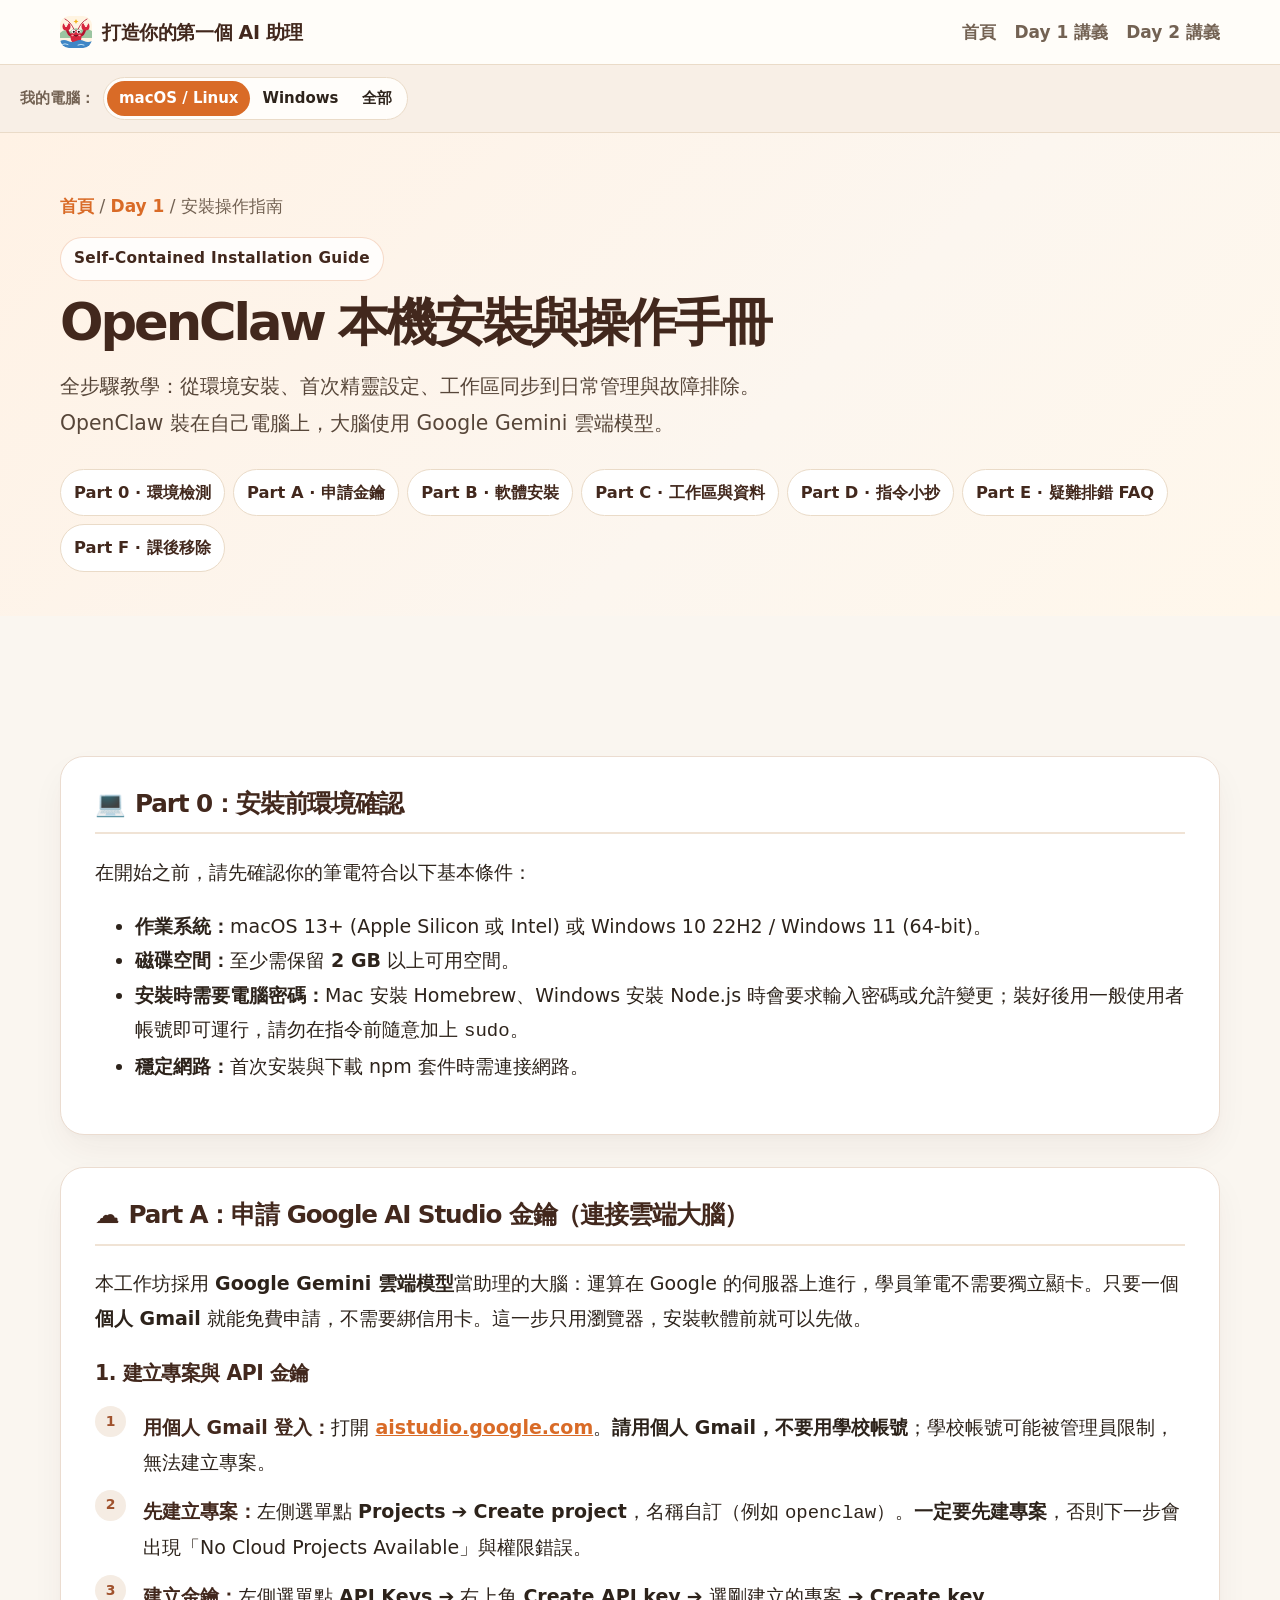
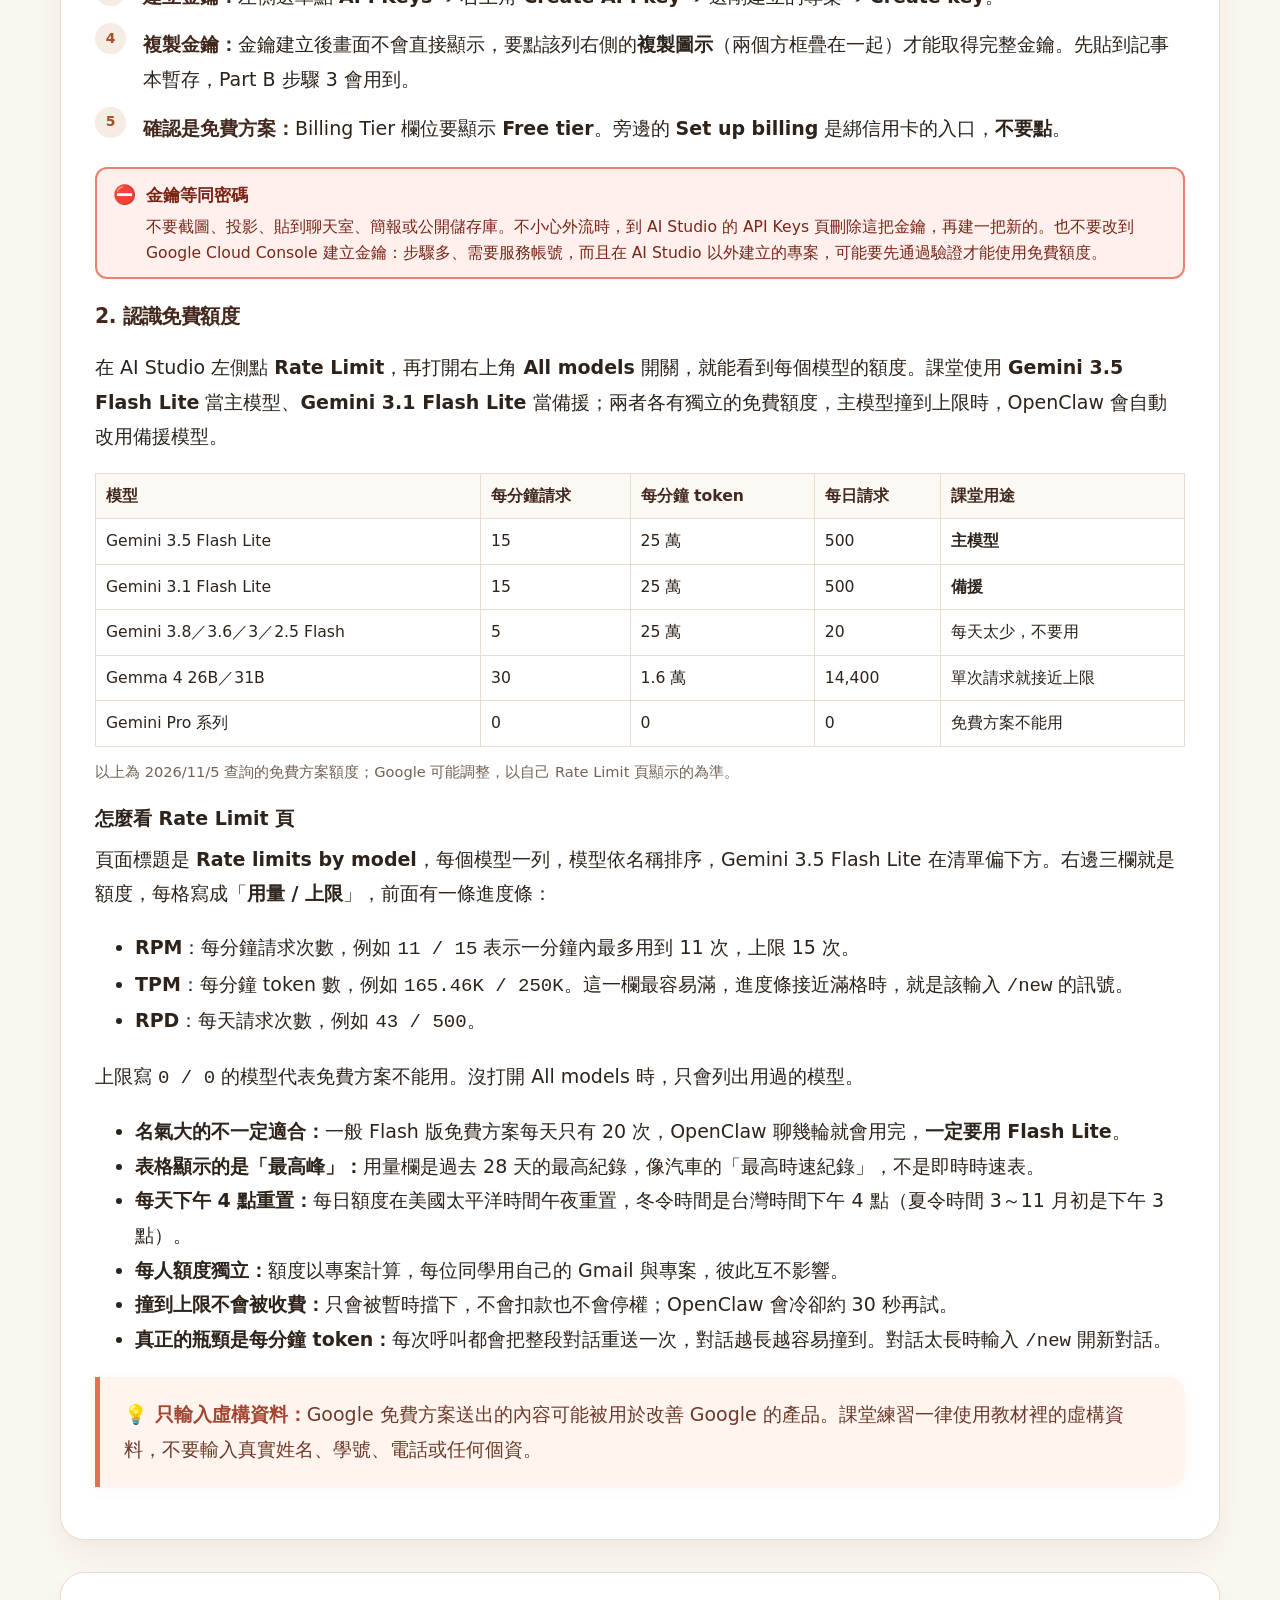
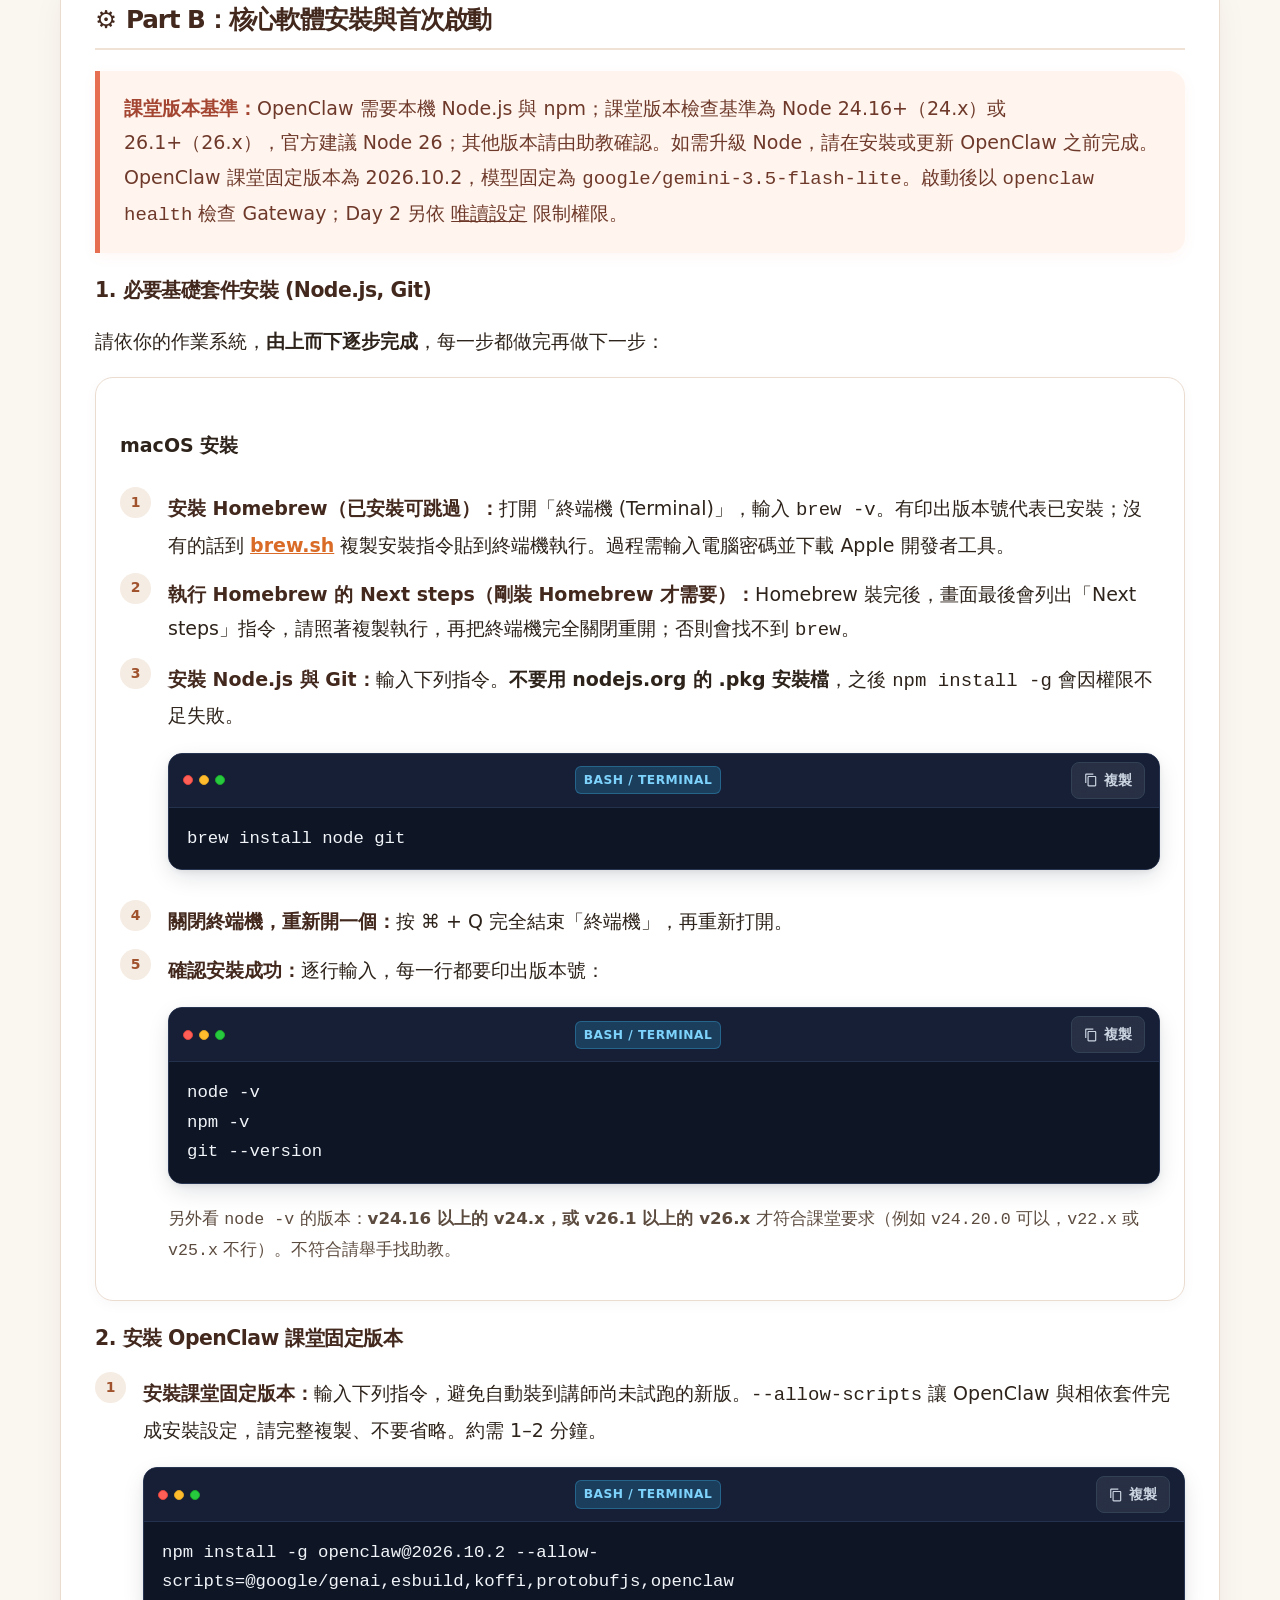
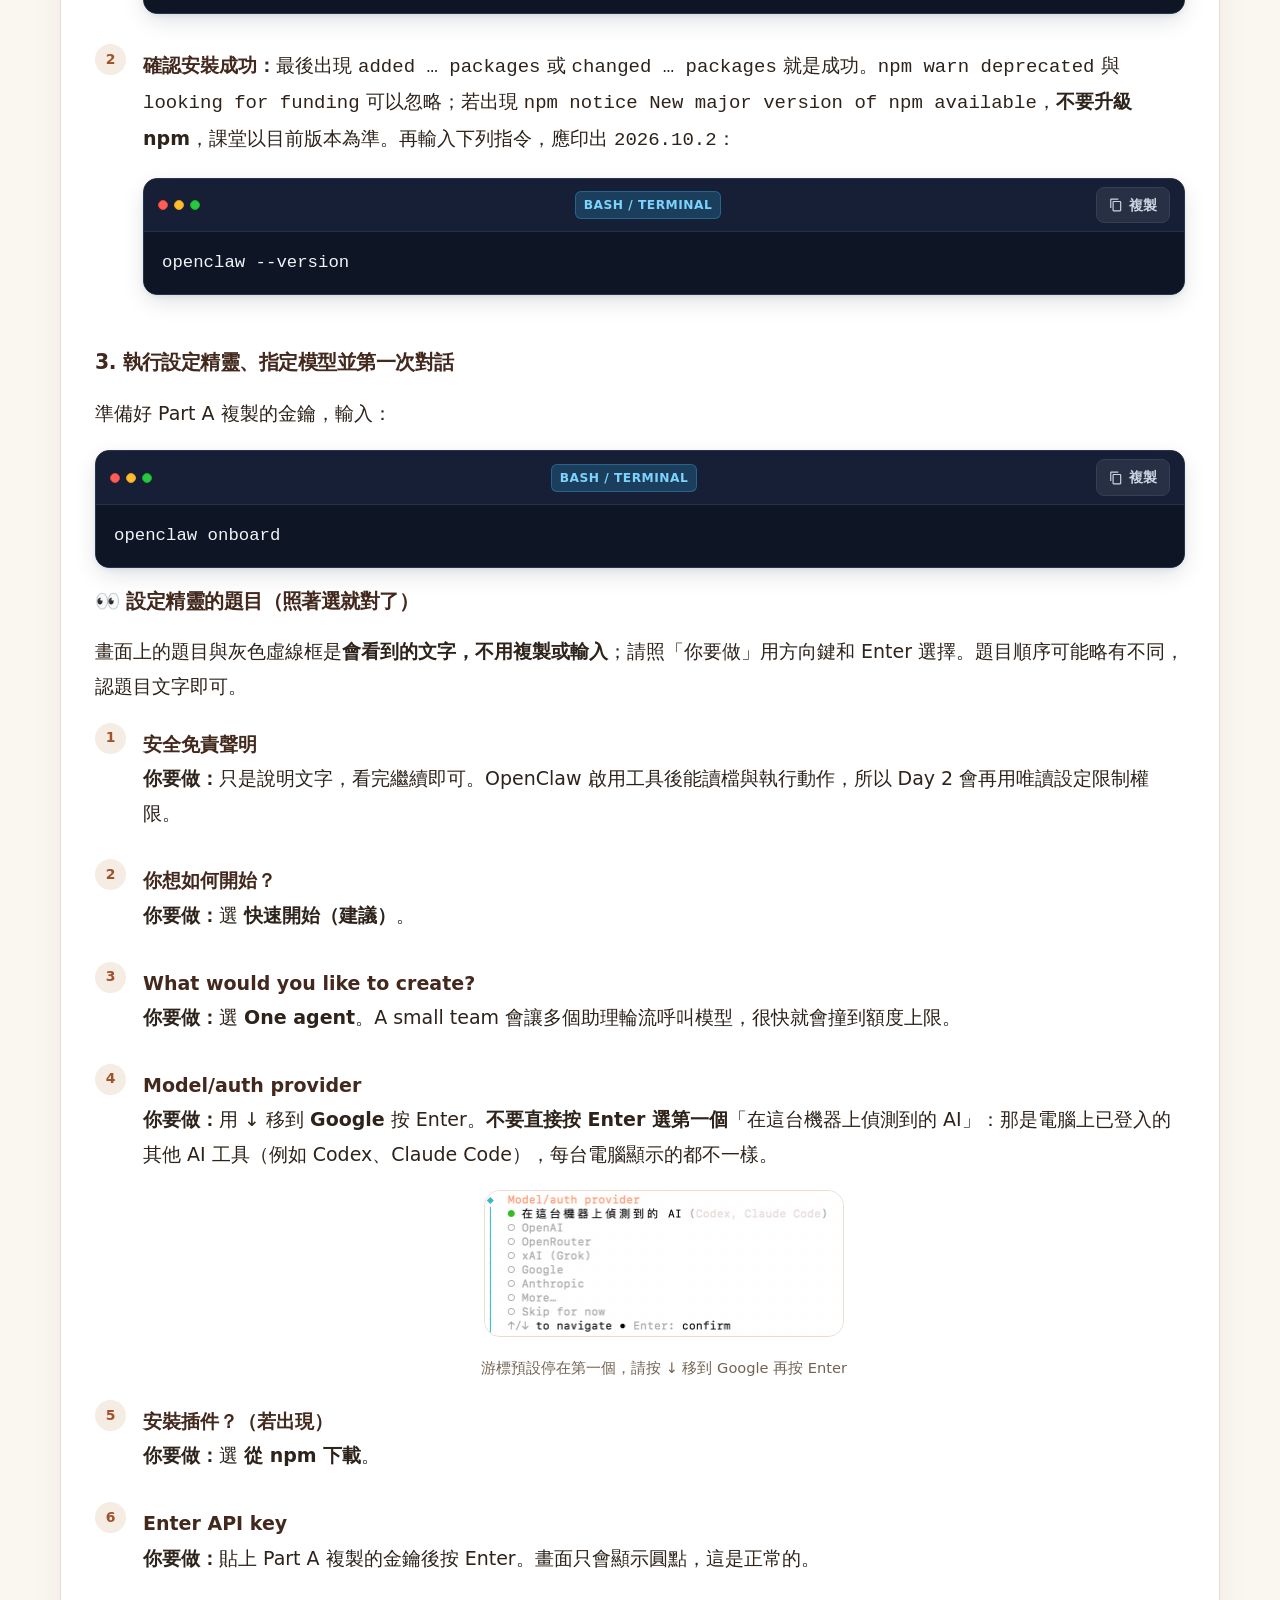
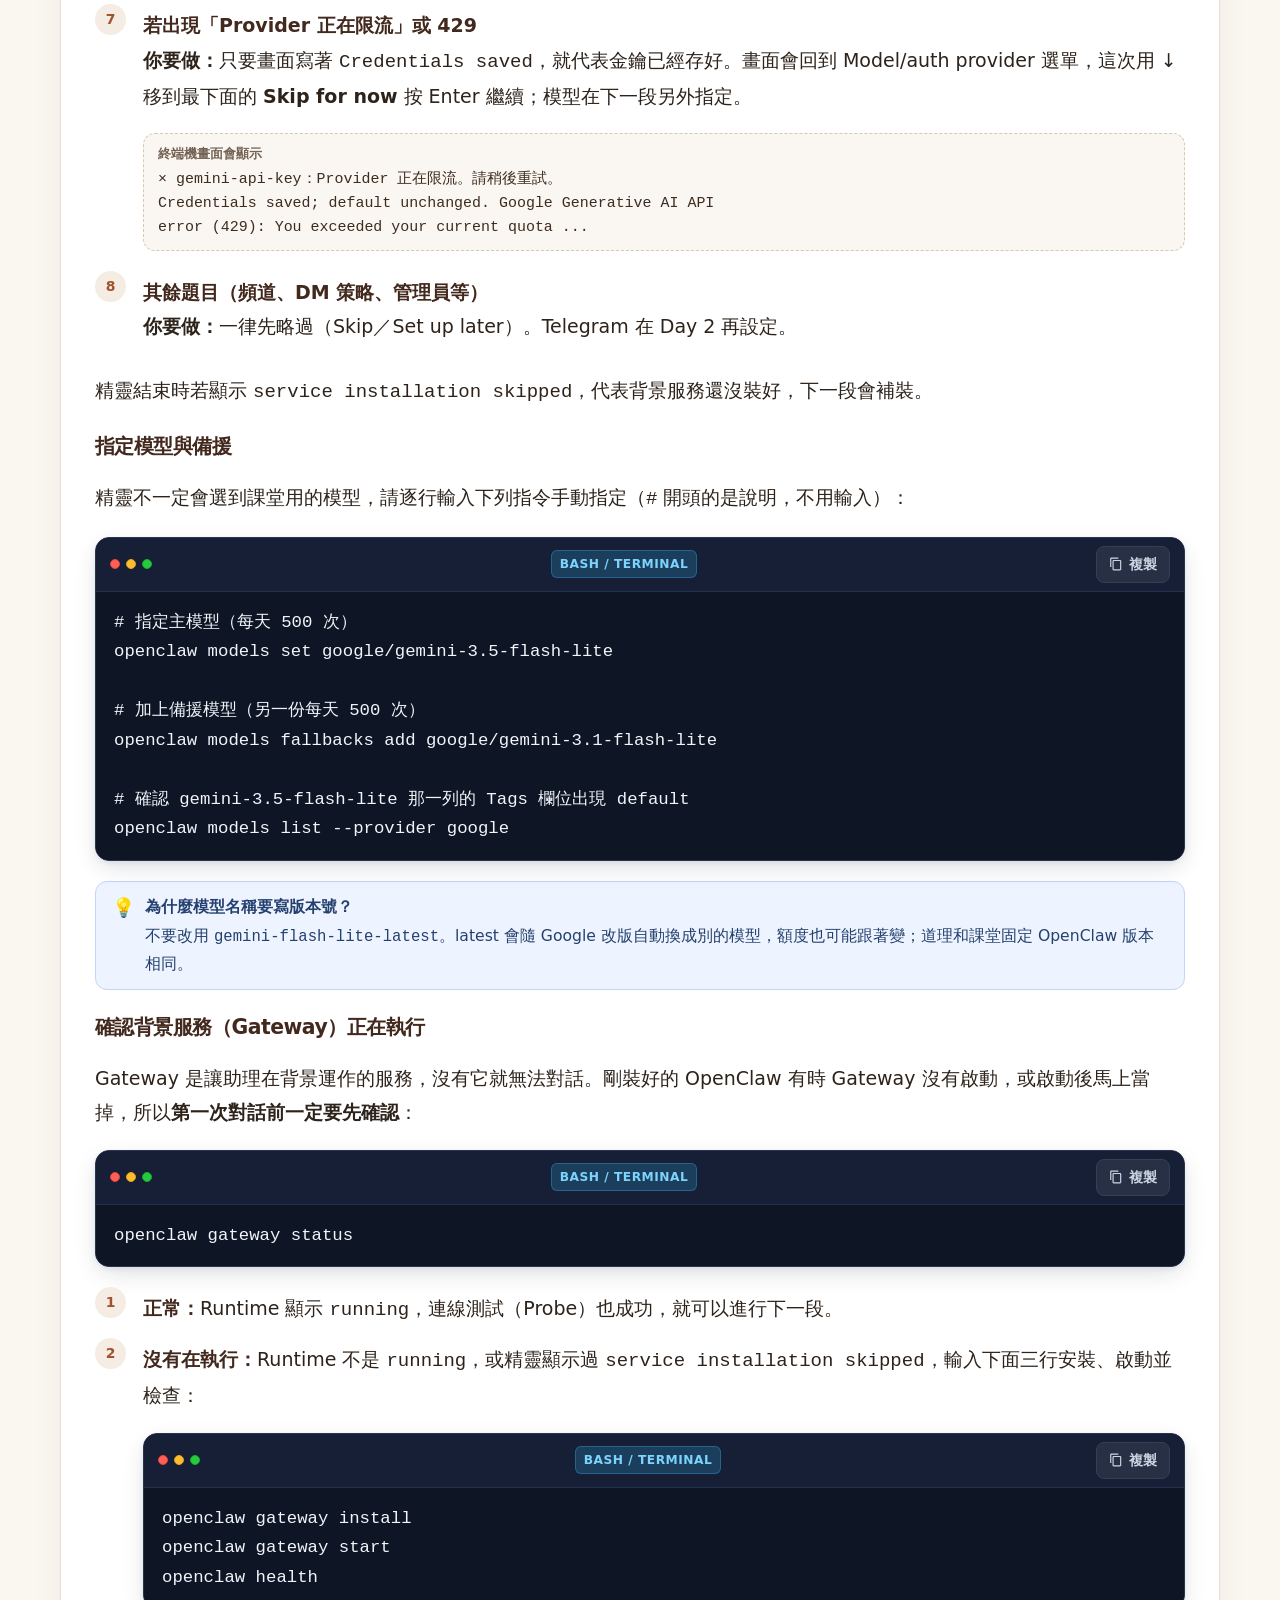
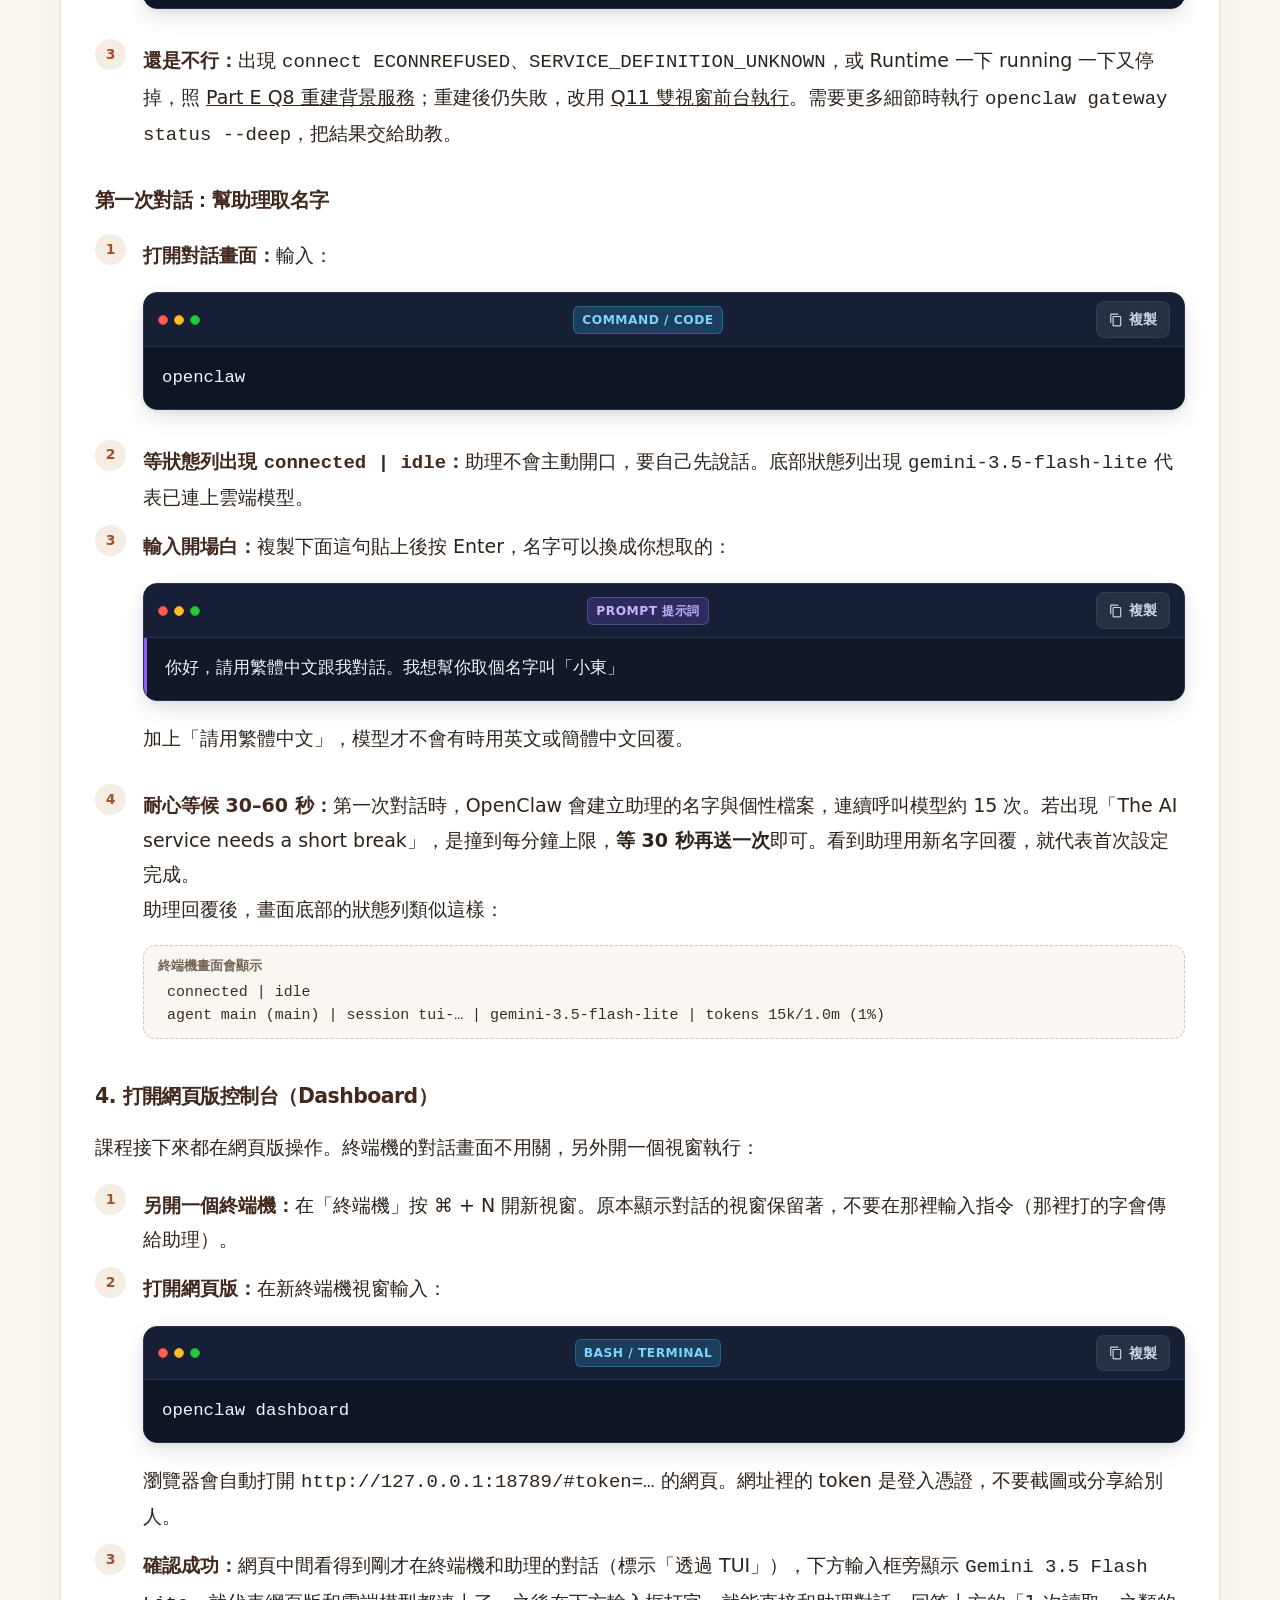
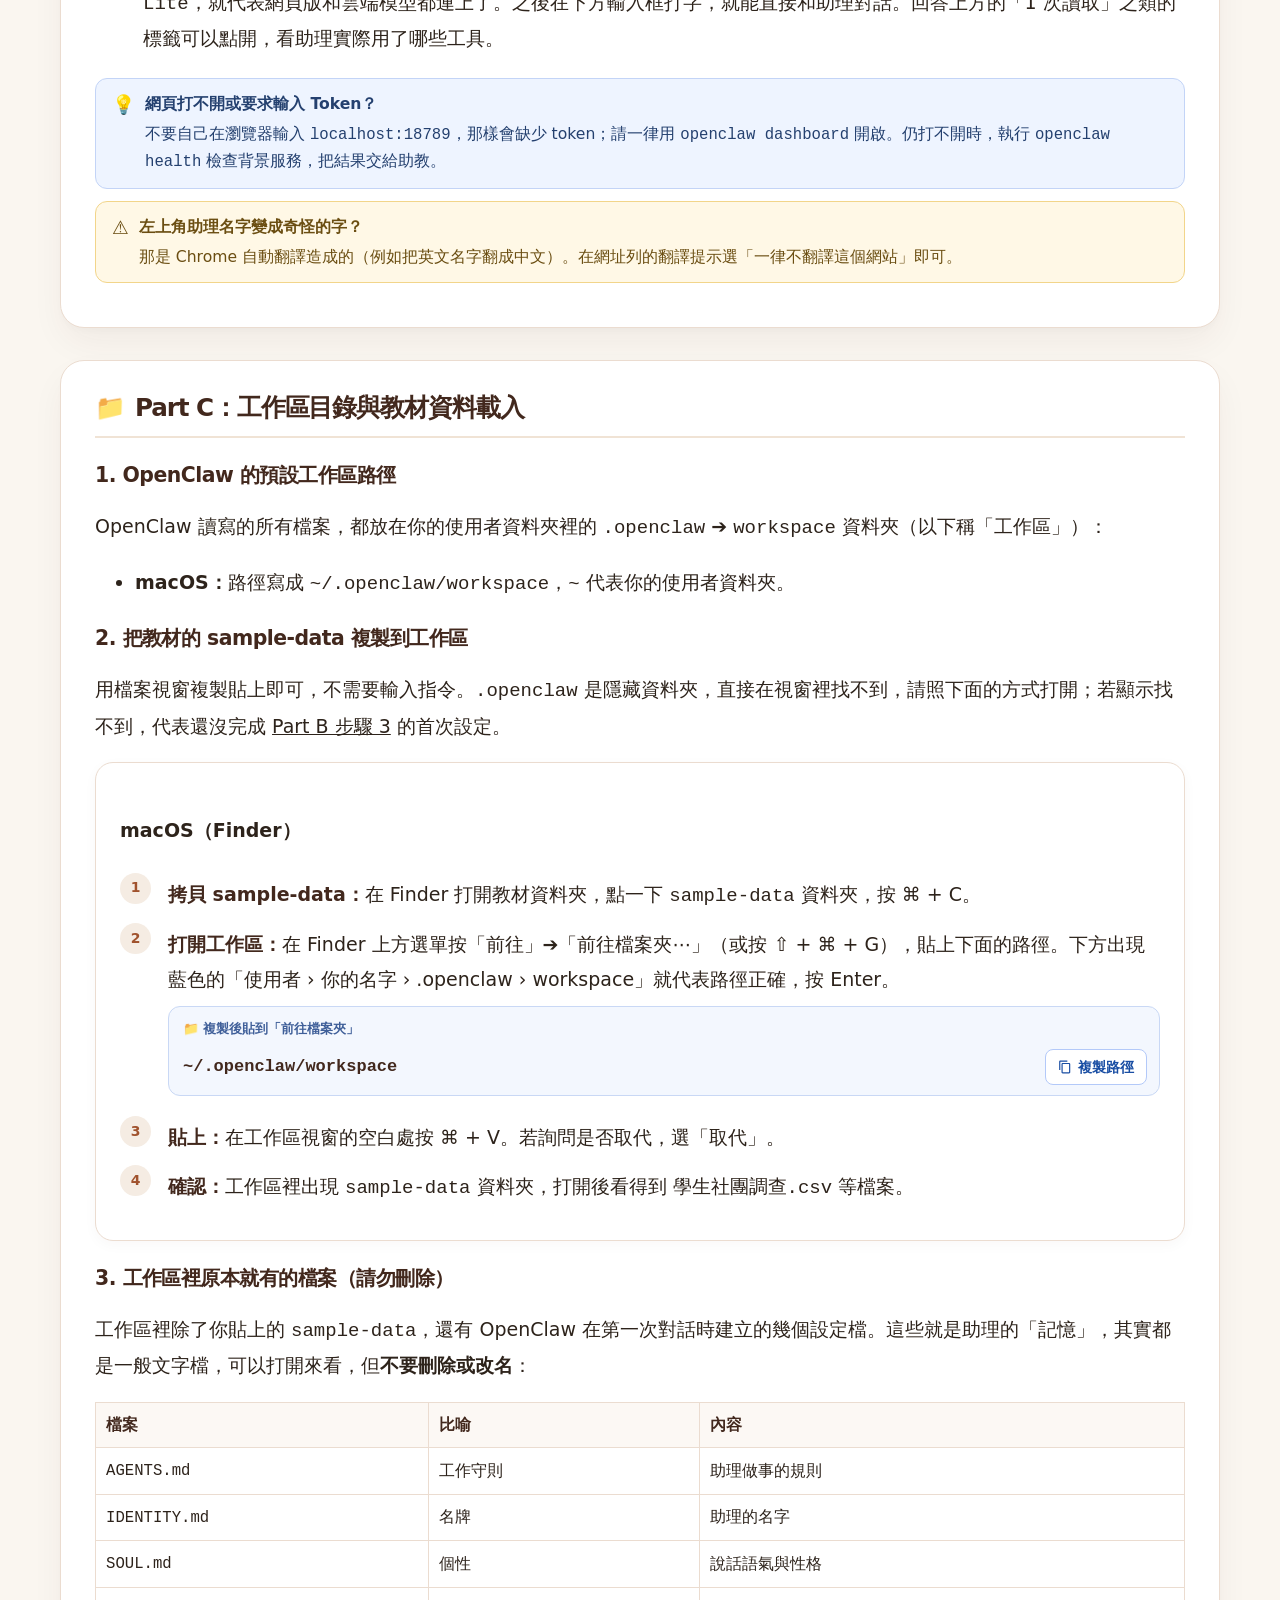
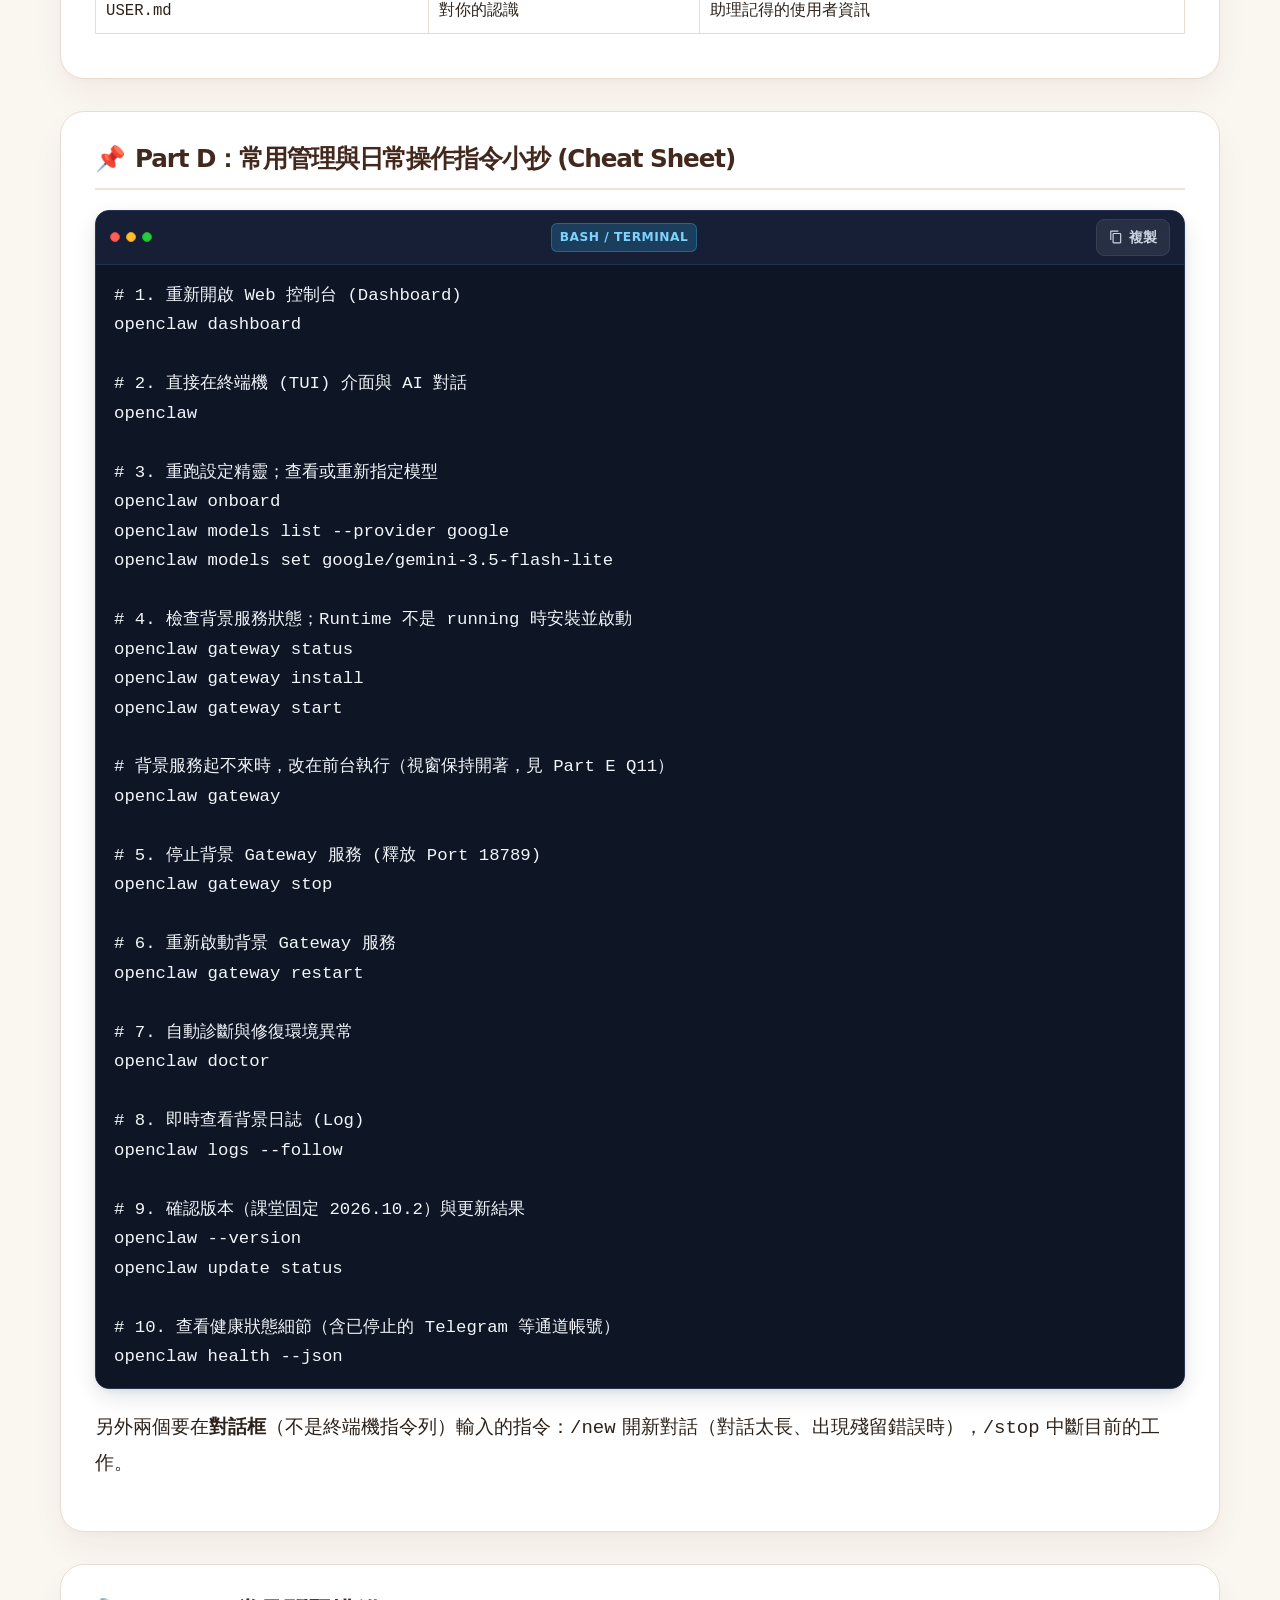
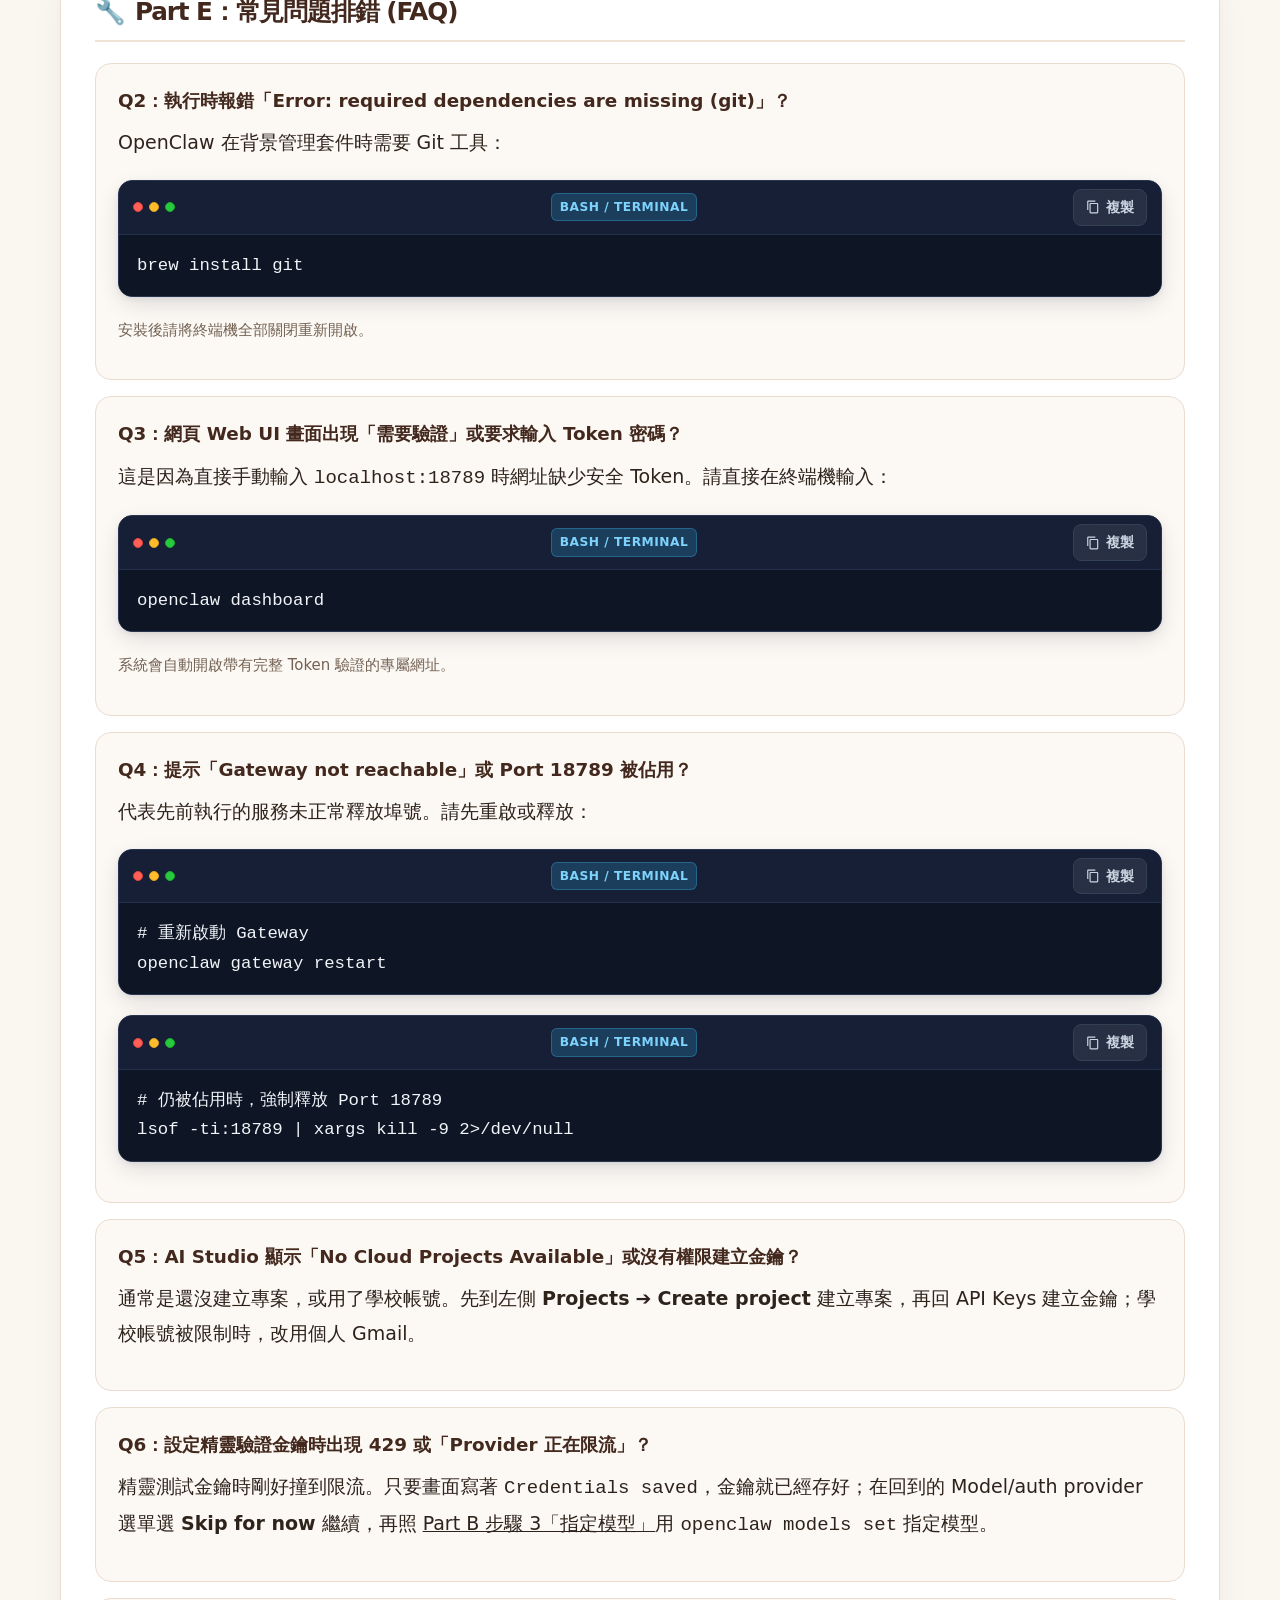
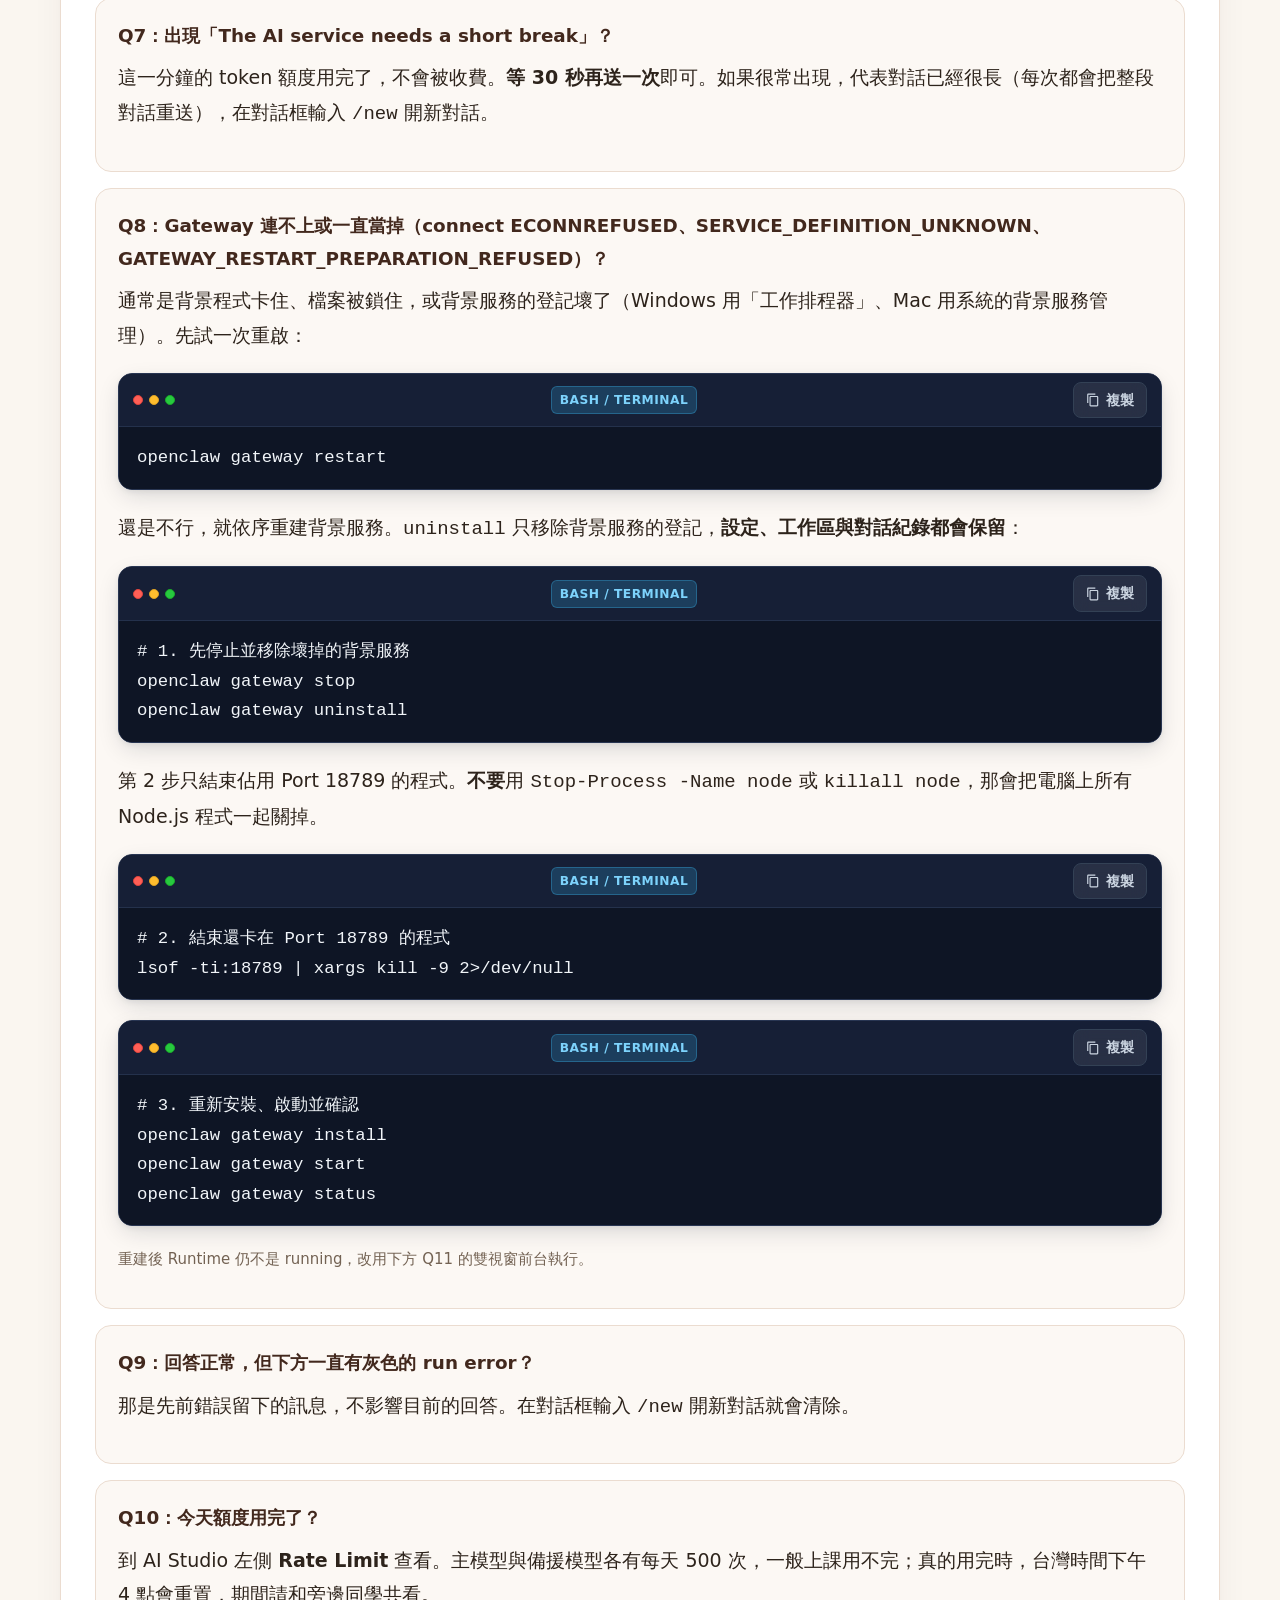
<file: openclaw-install-guide.html>
<!doctype html>
<html lang="zh-Hant">
<head>
  <meta charset="utf-8">
  <meta name="viewport" content="width=device-width, initial-scale=1">
  <title>OpenClaw 本機安裝與操作完整手冊｜打造你的第一個 AI 助理</title>
  <link rel="icon" href="assets/favicon.svg" type="image/svg+xml">
  <link rel="stylesheet" href="assets/workshop.css">
  <style>
    .guide-box {
      background: #ffffff;
      border: 1px solid #ebdcd0;
      border-radius: 24px;
      padding: 32px 34px;
      margin-bottom: 32px;
      box-shadow: 0 4px 6px -1px rgba(66, 40, 29, 0.02), 0 16px 36px -4px rgba(66, 40, 29, 0.06);
    }
    .guide-box h2 {
      margin-top: 0;
      color: var(--navy);
      font-size: 1.45rem;
      border-bottom: 2px solid #f0e3d5;
      padding-bottom: 14px;
      display: flex;
      align-items: center;
      gap: 10px;
    }
    .guide-box h3 {
      color: var(--navy);
      margin-top: 24px;
      font-size: 1.2rem;
    }
    .guide-figure {
      margin: 16px 0 8px;
      text-align: center;
    }
    .guide-figure img {
      max-width: min(100%, 360px);
      height: auto;
      border: 1px solid #ebdcd0;
      border-radius: 16px;
      background: #ffffff;
    }
    .guide-figure.wide img { max-width: 100%; }
    .guide-figure figcaption {
      margin-top: 8px;
      font-size: 0.86rem;
      color: var(--muted);
    }
    .table-wrap { overflow-x: auto; margin: 12px 0; }
    .table-wrap table { width: 100%; border-collapse: collapse; font-size: 0.92rem; min-width: 520px; }
    .table-wrap th, .table-wrap td { border: 1px solid #ebdcd0; padding: 8px 10px; text-align: left; }
    .table-wrap th { background: #fcf8f4; color: var(--navy); }
    .faq-item {
      border: 1px solid #ebdcd0;
      border-radius: 16px;
      padding: 20px 22px;
      margin-bottom: 16px;
      background: #fcf8f4;
      transition: all 0.2s ease;
    }
    .faq-item:hover {
      background: #ffffff;
      border-color: #dfcaa8;
      box-shadow: 0 6px 18px rgba(66, 40, 29, 0.05);
    }
    .faq-item h4 {
      margin: 0 0 8px 0;
      color: var(--navy);
      font-size: 1.08rem;
    }
  </style>
</head>
<body>
  <header class="site-header">
    <nav class="nav" aria-label="主要導覽">
      <a class="brand" href="index.html"><img src="assets/favicon.svg" width="32" height="32" alt="">打造你的第一個 AI 助理</a>
      <div class="nav-links">
        <a href="index.html">首頁</a>
        <a href="day1-foundations.html">Day 1 講義</a>
        <a href="day2-applications.html">Day 2 講義</a>
      </div>
    </nav>
  </header>

  <section class="page-hero">
    <div class="wrap">
      <p class="breadcrumbs"><a href="index.html">首頁</a> / <a href="day1-foundations.html">Day 1</a> / 安裝操作指南</p>
      <span class="eyebrow">Self-Contained Installation Guide</span>
      <h1>OpenClaw 本機安裝與操作手冊</h1>
      <p class="lead">全步驟教學：從環境安裝、首次精靈設定、工作區同步到日常管理與故障排除。OpenClaw 裝在自己電腦上，大腦使用 Google Gemini 雲端模型。</p>
      <div class="learning-nav">
        <a href="#part0">Part 0 · 環境檢測</a>
        <a href="#partA">Part A · 申請金鑰</a>
        <a href="#partB">Part B · 軟體安裝</a>
        <a href="#partC">Part C · 工作區與資料</a>
        <a href="#partD">Part D · 指令小抄</a>
        <a href="#partE">Part E · 疑難排錯 FAQ</a>
        <a href="#partF">Part F · 課後移除</a>
      </div>
    </div>
  </section>

  <main class="wrap">
    <!-- Part 0 -->
    <section class="guide-box" id="part0">
      <h2><span>💻</span> Part 0：安裝前環境確認</h2>
      <p>在開始之前，請先確認你的筆電符合以下基本條件：</p>
      <ul>
        <li><strong>作業系統：</strong>macOS 13+ (Apple Silicon 或 Intel) 或 Windows 10 22H2 / Windows 11 (64-bit)。</li>
        <li><strong>磁碟空間：</strong>至少需保留 <strong>2 GB</strong> 以上可用空間。</li>
        <li><strong>安裝時需要電腦密碼：</strong>Mac 安裝 Homebrew、Windows 安裝 Node.js 時會要求輸入密碼或允許變更；裝好後用一般使用者帳號即可運行，請勿在指令前隨意加上 <code>sudo</code>。</li>
        <li><strong>穩定網路：</strong>首次安裝與下載 npm 套件時需連接網路。</li>
      </ul>
    </section>

    <!-- Part A -->
    <section class="guide-box" id="partA">
      <h2><span>☁️</span> Part A：申請 Google AI Studio 金鑰（連接雲端大腦）</h2>
      <p>本工作坊採用 <strong>Google Gemini 雲端模型</strong>當助理的大腦：運算在 Google 的伺服器上進行，學員筆電不需要獨立顯卡。只要一個<b>個人 Gmail</b> 就能免費申請，不需要綁信用卡。這一步只用瀏覽器，安裝軟體前就可以先做。</p>

      <h3>1. 建立專案與 API 金鑰</h3>
      <ol class="step-list">
        <li><strong>用個人 Gmail 登入：</strong>打開 <a href="https://aistudio.google.com" target="_blank" rel="noopener" style="color:var(--blue); font-weight:700;">aistudio.google.com</a>。<b>請用個人 Gmail，不要用學校帳號</b>；學校帳號可能被管理員限制，無法建立專案。</li>
        <li><strong>先建立專案：</strong>左側選單點 <b>Projects</b> ➔ <b>Create project</b>，名稱自訂（例如 <code>openclaw</code>）。<b>一定要先建專案</b>，否則下一步會出現「No Cloud Projects Available」與權限錯誤。</li>
        <li><strong>建立金鑰：</strong>左側選單點 <b>API Keys</b> ➔ 右上角 <b>Create API key</b> ➔ 選剛建立的專案 ➔ <b>Create key</b>。
        </li>
        <li><strong>複製金鑰：</strong>金鑰建立後畫面不會直接顯示，要點該列右側的<b>複製圖示</b>（兩個方框疊在一起）才能取得完整金鑰。先貼到記事本暫存，Part B 步驟 3 會用到。</li>
        <li><strong>確認是免費方案：</strong>Billing Tier 欄位要顯示 <b>Free tier</b>。旁邊的 <b>Set up billing</b> 是綁信用卡的入口，<b>不要點</b>。
        </li>
      </ol>

      <div class="tip danger">
        <span class="tip-title">金鑰等同密碼</span>
        <p>不要截圖、投影、貼到聊天室、簡報或公開儲存庫。不小心外流時，到 AI Studio 的 API Keys 頁刪除這把金鑰，再建一把新的。也不要改到 Google Cloud Console 建立金鑰：步驟多、需要服務帳號，而且在 AI Studio 以外建立的專案，可能要先通過驗證才能使用免費額度。</p>
      </div>

      <h3 id="gemini-quota">2. 認識免費額度</h3>
      <p>在 AI Studio 左側點 <b>Rate Limit</b>，再打開右上角 <b>All models</b> 開關，就能看到每個模型的額度。課堂使用 <b>Gemini 3.5 Flash Lite</b> 當主模型、<b>Gemini 3.1 Flash Lite</b> 當備援；兩者各有獨立的免費額度，主模型撞到上限時，OpenClaw 會自動改用備援模型。</p>
      <div class="table-wrap">
        <table>
          <thead><tr><th>模型</th><th>每分鐘請求</th><th>每分鐘 token</th><th>每日請求</th><th>課堂用途</th></tr></thead>
          <tbody>
            <tr><td>Gemini 3.5 Flash Lite</td><td>15</td><td>25 萬</td><td>500</td><td><b>主模型</b></td></tr>
            <tr><td>Gemini 3.1 Flash Lite</td><td>15</td><td>25 萬</td><td>500</td><td><b>備援</b></td></tr>
            <tr><td>Gemini 3.8／3.6／3／2.5 Flash</td><td>5</td><td>25 萬</td><td>20</td><td>每天太少，不要用</td></tr>
            <tr><td>Gemma 4 26B／31B</td><td>30</td><td>1.6 萬</td><td>14,400</td><td>單次請求就接近上限</td></tr>
            <tr><td>Gemini Pro 系列</td><td>0</td><td>0</td><td>0</td><td>免費方案不能用</td></tr>
          </tbody>
        </table>
      </div>
      <p style="font-size:0.86rem; color:var(--muted);">以上為 2026/11/5 查詢的免費方案額度；Google 可能調整，以自己 Rate Limit 頁顯示的為準。</p>
      <h4 style="margin:16px 0 6px;">怎麼看 Rate Limit 頁</h4>
      <p>頁面標題是 <b>Rate limits by model</b>，每個模型一列，模型依名稱排序，Gemini 3.5 Flash Lite 在清單偏下方。右邊三欄就是額度，每格寫成「<b>用量 / 上限</b>」，前面有一條進度條：</p>
      <ul>
        <li><strong>RPM</strong>：每分鐘請求次數，例如 <code>11 / 15</code> 表示一分鐘內最多用到 11 次，上限 15 次。</li>
        <li><strong>TPM</strong>：每分鐘 token 數，例如 <code>165.46K / 250K</code>。這一欄最容易滿，進度條接近滿格時，就是該輸入 <code>/new</code> 的訊號。</li>
        <li><strong>RPD</strong>：每天請求次數，例如 <code>43 / 500</code>。</li>
      </ul>
      <p>上限寫 <code>0 / 0</code> 的模型代表免費方案不能用。沒打開 All models 時，只會列出用過的模型。</p>
      <ul>
        <li><strong>名氣大的不一定適合：</strong>一般 Flash 版免費方案每天只有 20 次，OpenClaw 聊幾輪就會用完，<b>一定要用 Flash Lite</b>。</li>
        <li><strong>表格顯示的是「最高峰」：</strong>用量欄是過去 28 天的最高紀錄，像汽車的「最高時速紀錄」，不是即時時速表。</li>
        <li><strong>每天下午 4 點重置：</strong>每日額度在美國太平洋時間午夜重置，冬令時間是台灣時間下午 4 點（夏令時間 3～11 月初是下午 3 點）。</li>
        <li><strong>每人額度獨立：</strong>額度以專案計算，每位同學用自己的 Gmail 與專案，彼此互不影響。</li>
        <li><strong>撞到上限不會被收費：</strong>只會被暫時擋下，不會扣款也不會停權；OpenClaw 會冷卻約 30 秒再試。</li>
        <li><strong>真正的瓶頸是每分鐘 token：</strong>每次呼叫都會把整段對話重送一次，對話越長越容易撞到。對話太長時輸入 <code>/new</code> 開新對話。</li>
      </ul>

      <div class="notice" style="margin-top:12px;">
        <strong>💡 只輸入虛構資料：</strong>Google 免費方案送出的內容可能被用於改善 Google 的產品。課堂練習一律使用教材裡的虛構資料，不要輸入真實姓名、學號、電話或任何個資。
      </div>
    </section>

    <!-- Part B -->
    <section class="guide-box" id="partB">
      <h2><span>⚙️</span> Part B：核心軟體安裝與首次啟動</h2>

      <div class="notice" id="version-baseline"><strong>課堂版本基準：</strong>OpenClaw 需要本機 Node.js 與 npm；課堂版本檢查基準為 Node 24.16+（24.x）或 26.1+（26.x），官方建議 Node 26；其他版本請由助教確認。如需升級 Node，請在安裝或更新 OpenClaw 之前完成。OpenClaw 課堂固定版本為 2026.10.2，模型固定為 <code>google/gemini-3.5-flash-lite</code>。啟動後以 <code>openclaw health</code> 檢查 Gateway；Day 2 另依 <a href="workshop-config/README.md">唯讀設定</a> 限制權限。</div>
      <h3 id="install-basics">1. 必要基礎套件安裝 (Node.js, Git)</h3>
      <p>請依你的作業系統，<strong>由上而下逐步完成</strong>，每一步都做完再做下一步：</p>

      <div class="cards two">
        <article class="card" data-os="mac">
          <h4> macOS 安裝</h4>
          <ol class="step-list">
            <li><strong>安裝 Homebrew（已安裝可跳過）：</strong>打開「終端機 (Terminal)」，輸入 <code>brew -v</code>。有印出版本號代表已安裝；沒有的話到 <a href="https://brew.sh" target="_blank" rel="noopener" style="color:var(--blue); font-weight:700;">brew.sh</a> 複製安裝指令貼到終端機執行。過程需輸入電腦密碼並下載 Apple 開發者工具。</li>
            <li><strong>執行 Homebrew 的 Next steps（剛裝 Homebrew 才需要）：</strong>Homebrew 裝完後，畫面最後會列出「Next steps」指令，請照著複製執行，再把終端機完全關閉重開；否則會找不到 <code>brew</code>。</li>
            <li><strong>安裝 Node.js 與 Git：</strong>輸入下列指令。<b>不要用 nodejs.org 的 .pkg 安裝檔</b>，之後 <code>npm install -g</code> 會因權限不足失敗。
              <div class="code">brew install node git</div>
            </li>
            <li><strong>關閉終端機，重新開一個：</strong>按 ⌘ + Q 完全結束「終端機」，再重新打開。</li>
            <li><strong>確認安裝成功：</strong>逐行輸入，每一行都要印出版本號：
              <div class="code">node -v
npm -v
git --version</div>
              <p>另外看 <code>node -v</code> 的版本：<b>v24.16 以上的 v24.x，或 v26.1 以上的 v26.x</b> 才符合課堂要求（例如 <code>v24.20.0</code> 可以，<code>v22.x</code> 或 <code>v25.x</code> 不行）。不符合請舉手找助教。</p>
            </li>
          </ol>
        </article>

        <article class="card" data-os="win">
          <h4>⊞ Windows 安裝</h4>
          <ol class="step-list">
            <li><strong>打開 PowerShell：</strong>按開始鍵，輸入 <code>PowerShell</code> 後按 Enter。</li>
            <li><strong>安裝 Node.js：</strong>輸入下列指令；跳出「是否允許變更」時按「是」。沒有管理員權限的電腦請找助教。
              <div class="code">winget install OpenJS.NodeJS.LTS --source winget</div>
            </li>
            <li><strong>安裝 Git：</strong>輸入：
              <div class="code">winget install Git.Git --source winget</div>
            </li>
            <li><strong>允許 PowerShell 執行指令碼：</strong>Windows 預設會擋住 <code>npm</code>，出現「因為這個系統上已停用指令碼執行」。輸入下列指令，出現確認提示時輸入 <code>Y</code> 按 Enter；只影響自己的帳號，不需要管理員權限。
              <div class="code">Set-ExecutionPolicy RemoteSigned -Scope CurrentUser</div>
            </li>
            <li><strong>關閉所有 PowerShell 視窗，重新開一個：</strong>剛裝好的程式要在新視窗才找得到；沒有重開，之後會出現「無法辨識 'npm' 詞彙」。</li>
            <li><strong>確認安裝成功：</strong>在新的 PowerShell 逐行輸入，每一行都要印出版本號：
              <div class="code">node -v
npm -v
git --version</div>
              <p>成功時的畫面如下（示意）。版本號可能不同，只要三個指令都印出版本號、沒有紅色錯誤訊息就算通過。另外看 <code>node -v</code> 的版本：<b>v24.16 以上的 v24.x，或 v26.1 以上的 v26.x</b> 才符合課堂要求（例如 <code>v24.20.0</code> 可以，<code>v22.x</code> 或 <code>v25.x</code> 不行）；不符合請舉手找助教。</p>
              <div class="screen-prompt">PS C:\Users\你的名字&gt; node -v
v24.20.0
PS C:\Users\你的名字&gt; npm -v
11.19.0
PS C:\Users\你的名字&gt; git --version
git version 2.55.0.windows.5</div>
            </li>
          </ol>
        </article>
      </div>

      <h3 id="install-openclaw" style="margin-top:24px;">2. 安裝 OpenClaw 課堂固定版本</h3>
      <ol class="step-list">
        <li><strong>安裝課堂固定版本：</strong>輸入下列指令，避免自動裝到講師尚未試跑的新版。<code>--allow-scripts</code> 讓 OpenClaw 與相依套件完成安裝設定，請完整複製、不要省略。約需 1–2 分鐘。
          <div class="code">npm install -g openclaw@2026.10.2 --allow-scripts=@google/genai,esbuild,koffi,protobufjs,openclaw</div>
        </li>
        <li><strong>確認安裝成功：</strong>最後出現 <code>added … packages</code> 或 <code>changed … packages</code> 就是成功。<code>npm warn deprecated</code> 與 <code>looking for funding</code> 可以忽略；若出現 <code>npm notice New major version of npm available</code>，<b>不要升級 npm</b>，課堂以目前版本為準。再輸入下列指令，應印出 <code>2026.10.2</code>：
          <div class="code">openclaw --version</div>
        </li>
      </ol>

      <h3 id="first-launch" style="margin-top:24px;">3. 執行設定精靈、指定模型並第一次對話</h3>
      <p>準備好 Part A 複製的金鑰，輸入：</p>
      <div class="code">openclaw onboard</div>

      <h3 style="margin-top:20px;">👀 設定精靈的題目（照著選就對了）</h3>
      <p>畫面上的題目與灰色虛線框是<b>會看到的文字，不用複製或輸入</b>；請照「你要做」用方向鍵和 Enter 選擇。題目順序可能略有不同，認題目文字即可。</p>
      <ol class="step-list">
        <li><strong>安全免責聲明</strong>
          <p><b>你要做：</b>只是說明文字，看完繼續即可。OpenClaw 啟用工具後能讀檔與執行動作，所以 Day 2 會再用唯讀設定限制權限。</p>
        </li>
        <li><strong>你想如何開始？</strong>
          <p><b>你要做：</b>選 <b>快速開始（建議）</b>。</p>
        </li>
        <li><strong>What would you like to create?</strong>
          <p><b>你要做：</b>選 <b>One agent</b>。A small team 會讓多個助理輪流呼叫模型，很快就會撞到額度上限。</p>
        </li>
        <li><strong>Model/auth provider</strong>
          <p><b>你要做：</b>用 ↓ 移到 <b>Google</b> 按 Enter。<b>不要直接按 Enter 選第一個</b>「在這台機器上偵測到的 AI」：那是電腦上已登入的其他 AI 工具（例如 Codex、Claude Code），每台電腦顯示的都不一樣。</p>
          <figure class="guide-figure">
            <img src="assets/onboard-provider-google.png" width="720" height="290" loading="lazy" alt="Model/auth provider 選單：第一個是在這台機器上偵測到的 AI，往下依序是 OpenAI、OpenRouter、xAI、Google、Anthropic、More、Skip for now">
            <figcaption>游標預設停在第一個，請按 ↓ 移到 Google 再按 Enter</figcaption>
          </figure>
        </li>
        <li><strong>安裝插件？（若出現）</strong>
          <p><b>你要做：</b>選 <b>從 npm 下載</b>。</p>
        </li>
        <li><strong>Enter API key</strong>
          <p><b>你要做：</b>貼上 Part A 複製的金鑰後按 Enter。畫面只會顯示圓點，這是正常的。</p>
        </li>
        <li><strong>若出現「Provider 正在限流」或 429</strong>
          <p><b>你要做：</b>只要畫面寫著 <code>Credentials saved</code>，就代表金鑰已經存好。畫面會回到 Model/auth provider 選單，這次用 ↓ 移到最下面的 <b>Skip for now</b> 按 Enter 繼續；模型在下一段另外指定。</p>
          <div class="screen-prompt">× gemini-api-key：Provider 正在限流。請稍後重試。
Credentials saved; default unchanged. Google Generative AI API
error (429): You exceeded your current quota ...</div>
        </li>
        <li><strong>其餘題目（頻道、DM 策略、管理員等）</strong>
          <p><b>你要做：</b>一律先略過（Skip／Set up later）。Telegram 在 Day 2 再設定。</p>
          <div class="notice" data-os="win">
            <strong>等待期間 Windows 跳出「Windows 安全性」防火牆視窗：</strong>詢問「是否要允許公用和私人網路存取此應用程式?」（Node.js JavaScript Runtime），請按<b>「取消」</b>。終端機會繼續執行，不用等它；Dashboard 與對話畫面只在自己電腦內連線（<code>127.0.0.1</code>），取消不影響使用；按「允許」會讓同一個 Wi-Fi 的其他人有機會連到你的 OpenClaw。
            <figure class="guide-figure">
              <img src="assets/windows-firewall-nodejs.png" width="448" height="388" alt="Windows 安全性視窗：是否要允許公用和私人網路存取 Node.js JavaScript Runtime，下方有允許與取消按鈕">
              <figcaption>看到這個視窗請按右下角「取消」</figcaption>
            </figure>
          </div>
        </li>
      </ol>
      <p>精靈結束時若顯示 <code>service installation skipped</code>，代表背景服務還沒裝好，下一段會補裝。</p>

      <h3 id="set-model" style="margin-top:24px;">指定模型與備援</h3>
      <p>精靈不一定會選到課堂用的模型，請逐行輸入下列指令手動指定（<code>#</code> 開頭的是說明，不用輸入）：</p>
      <div class="code"># 指定主模型（每天 500 次）
openclaw models set google/gemini-3.5-flash-lite

# 加上備援模型（另一份每天 500 次）
openclaw models fallbacks add google/gemini-3.1-flash-lite

# 確認 gemini-3.5-flash-lite 那一列的 Tags 欄位出現 default
openclaw models list --provider google</div>
      <div class="tip info">
        <span class="tip-title">為什麼模型名稱要寫版本號？</span>
        <p>不要改用 <code>gemini-flash-lite-latest</code>。latest 會隨 Google 改版自動換成別的模型，額度也可能跟著變；道理和課堂固定 OpenClaw 版本相同。</p>
      </div>

      <h3 id="check-gateway" style="margin-top:24px;">確認背景服務（Gateway）正在執行</h3>
      <p>Gateway 是讓助理在背景運作的服務，沒有它就無法對話。剛裝好的 OpenClaw 有時 Gateway 沒有啟動，或啟動後馬上當掉，所以<b>第一次對話前一定要先確認</b>：</p>
      <div class="code">openclaw gateway status</div>
      <ol class="step-list">
        <li><strong>正常：</strong>Runtime 顯示 <code>running</code>，連線測試（Probe）也成功，就可以進行下一段。</li>
        <li><strong>沒有在執行：</strong>Runtime 不是 <code>running</code>，或精靈顯示過 <code>service installation skipped</code>，輸入下面三行安裝、啟動並檢查：
          <div class="code">openclaw gateway install
openclaw gateway start
openclaw health</div>
        </li>
        <li><strong>還是不行：</strong>出現 <code>connect ECONNREFUSED</code>、<code>SERVICE_DEFINITION_UNKNOWN</code>，或 Runtime 一下 running 一下又停掉，照 <a href="#gateway-rebuild">Part E Q8 重建背景服務</a>；重建後仍失敗，改用 <a href="#gateway-foreground">Q11 雙視窗前台執行</a>。需要更多細節時執行 <code>openclaw gateway status --deep</code>，把結果交給助教。</li>
      </ol>

      <h3 id="first-chat" style="margin-top:24px;">第一次對話：幫助理取名字</h3>
      <ol class="step-list">
        <li><strong>打開對話畫面：</strong>輸入：
          <div class="code">openclaw</div>
        </li>
        <li><strong>等狀態列出現 <code>connected | idle</code>：</strong>助理不會主動開口，要自己先說話。底部狀態列出現 <code>gemini-3.5-flash-lite</code> 代表已連上雲端模型。</li>
        <li><strong>輸入開場白：</strong>複製下面這句貼上後按 Enter，名字可以換成你想取的：
          <div class="code">你好，請用繁體中文跟我對話。我想幫你取個名字叫「小東」</div>
          <p>加上「請用繁體中文」，模型才不會有時用英文或簡體中文回覆。</p>
        </li>
        <li><strong>耐心等候 30–60 秒：</strong>第一次對話時，OpenClaw 會建立助理的名字與個性檔案，連續呼叫模型約 15 次。若出現「The AI service needs a short break」，是撞到每分鐘上限，<b>等 30 秒再送一次</b>即可。看到助理用新名字回覆，就代表首次設定完成。
          <p>助理回覆後，畫面底部的狀態列類似這樣：</p>
          <div class="screen-prompt"> connected | idle
 agent main (main) | session tui-… | gemini-3.5-flash-lite | tokens 15k/1.0m (1%)</div>
        </li>
      </ol>

      <h3 id="open-dashboard" style="margin-top:24px;">4. 打開網頁版控制台（Dashboard）</h3>
      <p>課程接下來都在網頁版操作。終端機的對話畫面不用關，另外開一個視窗執行：</p>
      <ol class="step-list">
        <li><strong>另開一個終端機：</strong><span data-os="mac">在「終端機」按 ⌘ + N 開新視窗。</span><span data-os="win">按開始鍵輸入 <code>PowerShell</code> 再開一個新視窗。</span>原本顯示對話的視窗保留著，不要在那裡輸入指令（那裡打的字會傳給助理）。</li>
        <li><strong>打開網頁版：</strong>在新終端機視窗輸入：
          <div class="code">openclaw dashboard</div>
          瀏覽器會自動打開 <code>http://127.0.0.1:18789/#token=…</code> 的網頁。網址裡的 token 是登入憑證，不要截圖或分享給別人。
        </li>
        <li><strong>確認成功：</strong>網頁中間看得到剛才在終端機和助理的對話（標示「透過 TUI」），下方輸入框旁顯示 <code>Gemini 3.5 Flash Lite</code>，就代表網頁版和雲端模型都連上了。之後在下方輸入框打字，就能直接和助理對話。回答上方的「1 次讀取」之類的標籤可以點開，看助理實際用了哪些工具。
        </li>
      </ol>

      <div class="tip info">
        <span class="tip-title">網頁打不開或要求輸入 Token？</span>
        <p>不要自己在瀏覽器輸入 <code>localhost:18789</code>，那樣會缺少 token；請一律用 <code>openclaw dashboard</code> 開啟。仍打不開時，執行 <code>openclaw health</code> 檢查背景服務，把結果交給助教。</p>
      </div>
      <div class="tip warn">
        <span class="tip-title">左上角助理名字變成奇怪的字？</span>
        <p>那是 Chrome 自動翻譯造成的（例如把英文名字翻成中文）。在網址列的翻譯提示選「一律不翻譯這個網站」即可。</p>
      </div>
    </section>

    <!-- Part C -->
    <section class="guide-box" id="partC">
      <h2><span>📁</span> Part C：工作區目錄與教材資料載入</h2>
      
      <h3>1. OpenClaw 的預設工作區路徑</h3>
      <p>OpenClaw 讀寫的所有檔案，都放在你的使用者資料夾裡的 <code>.openclaw</code> ➔ <code>workspace</code> 資料夾（以下稱「工作區」）：</p>
      <ul>
        <li data-os="mac"><strong>macOS：</strong>路徑寫成 <code>~/.openclaw/workspace</code>，<code>~</code> 代表你的使用者資料夾。</li>
        <li data-os="win"><strong>Windows：</strong>路徑寫成 <code>%USERPROFILE%\.openclaw\workspace</code>，<code>%USERPROFILE%</code> 代表你的使用者資料夾（例如 <code>C:\Users\你的名字</code>）。照原樣貼上即可，Windows 會自動換成你的帳號，不用自己改。</li>
      </ul>

      <h3 id="copy-sample-data">2. 把教材的 sample-data 複製到工作區</h3>
      <p>用檔案視窗複製貼上即可，不需要輸入指令。<code>.openclaw</code> 是隱藏資料夾，直接在視窗裡找不到，請照下面的方式打開；若顯示找不到，代表還沒完成 <a href="#partB">Part B 步驟 3</a> 的首次設定。</p>
      <div class="cards two">
        <article class="card" data-os="mac">
          <h4>macOS（Finder）</h4>
          <ol class="step-list">
            <li><strong>拷貝 sample-data：</strong>在 Finder 打開教材資料夾，點一下 <code>sample-data</code> 資料夾，按 ⌘ + C。</li>
            <li><strong>打開工作區：</strong>在 Finder 上方選單按「前往」➔「前往檔案夾⋯」（或按 ⇧ + ⌘ + G），貼上下面的路徑。下方出現藍色的「使用者 › 你的名字 › .openclaw › workspace」就代表路徑正確，按 Enter。
              <div class="path-box" data-label="複製後貼到「前往檔案夾」"><code>~/.openclaw/workspace</code></div>
            </li>
            <li><strong>貼上：</strong>在工作區視窗的空白處按 ⌘ + V。若詢問是否取代，選「取代」。</li>
            <li><strong>確認：</strong>工作區裡出現 <code>sample-data</code> 資料夾，打開後看得到 <code>學生社團調查.csv</code> 等檔案。
            </li>
          </ol>
        </article>
        <article class="card" data-os="win">
          <h4>⊞ Windows（檔案總管）</h4>
          <ol class="step-list">
            <li><strong>複製 sample-data：</strong>在檔案總管打開教材資料夾，點一下 <code>sample-data</code> 資料夾，按 Ctrl + C。</li>
            <li><strong>打開工作區：</strong>點一下檔案總管上方的網址列（顯示目前資料夾位置的那一格），把原本的文字換成下面的路徑後按 Enter。
              <div class="path-box" data-label="複製後貼到檔案總管網址列"><code>%USERPROFILE%\.openclaw\workspace</code></div>
            </li>
            <li><strong>貼上：</strong>在工作區視窗的空白處按 Ctrl + V。若詢問是否取代，選「取代目的地中的檔案」。</li>
            <li><strong>確認：</strong>工作區裡出現 <code>sample-data</code> 資料夾，打開後看得到 <code>學生社團調查.csv</code> 等檔案。</li>
          </ol>
        </article>
      </div>

      <h3 id="workspace-files">3. 工作區裡原本就有的檔案（請勿刪除）</h3>
      <p>工作區裡除了你貼上的 <code>sample-data</code>，還有 OpenClaw 在第一次對話時建立的幾個設定檔。這些就是助理的「記憶」，其實都是一般文字檔，可以打開來看，但<b>不要刪除或改名</b>：</p>
      <div class="table-wrap">
        <table>
          <thead><tr><th>檔案</th><th>比喻</th><th>內容</th></tr></thead>
          <tbody>
            <tr><td><code>AGENTS.md</code></td><td>工作守則</td><td>助理做事的規則</td></tr>
            <tr><td><code>IDENTITY.md</code></td><td>名牌</td><td>助理的名字</td></tr>
            <tr><td><code>SOUL.md</code></td><td>個性</td><td>說話語氣與性格</td></tr>
            <tr><td><code>USER.md</code></td><td>對你的認識</td><td>助理記得的使用者資訊</td></tr>
          </tbody>
        </table>
      </div>
    </section>

    <!-- Part D -->
    <section class="guide-box" id="partD">
      <h2><span>📌</span> Part D：常用管理與日常操作指令小抄 (Cheat Sheet)</h2>
      
      <div class="code"># 1. 重新開啟 Web 控制台 (Dashboard)
openclaw dashboard

# 2. 直接在終端機 (TUI) 介面與 AI 對話
openclaw

# 3. 重跑設定精靈；查看或重新指定模型
openclaw onboard
openclaw models list --provider google
openclaw models set google/gemini-3.5-flash-lite

# 4. 檢查背景服務狀態；Runtime 不是 running 時安裝並啟動
openclaw gateway status
openclaw gateway install
openclaw gateway start

# 背景服務起不來時，改在前台執行（視窗保持開著，見 Part E Q11）
openclaw gateway

# 5. 停止背景 Gateway 服務 (釋放 Port 18789)
openclaw gateway stop

# 6. 重新啟動背景 Gateway 服務
openclaw gateway restart

# 7. 自動診斷與修復環境異常
openclaw doctor

# 8. 即時查看背景日誌 (Log)
openclaw logs --follow

# 9. 確認版本（課堂固定 2026.10.2）與更新結果
openclaw --version
openclaw update status

# 10. 查看健康狀態細節（含已停止的 Telegram 等通道帳號）
openclaw health --json</div>
      <p>另外兩個要在<b>對話框</b>（不是終端機指令列）輸入的指令：<code>/new</code> 開新對話（對話太長、出現殘留錯誤時），<code>/stop</code> 中斷目前的工作。</p>
    </section>

    <!-- Part E -->
    <section class="guide-box" id="partE">
      <h2><span>🔧</span> Part E：常見問題排錯 (FAQ)</h2>

      <div class="faq-item" data-os="win">
        <h4>Q1：Windows PowerShell 提示「在此系統上已停用指令碼執行」？</h4>
        <p>此為 Windows 預設安全性原則。不需要管理者權限，在 PowerShell 貼上下列指令按 Enter 後輸入 <code>Y</code> 確認即可：</p>
        <div class="code">Set-ExecutionPolicy RemoteSigned -Scope CurrentUser</div>
      </div>

      <div class="faq-item">
        <h4>Q2：執行時報錯「Error: required dependencies are missing (git)」？</h4>
        <p>OpenClaw 在背景管理套件時需要 Git 工具：</p>
        <div data-os="win"><div class="code">winget install Git.Git --source winget</div></div>
        <div data-os="mac"><div class="code">brew install git</div></div>
        <p style="font-size:0.88rem; color:var(--muted);">安裝後請將終端機全部關閉重新開啟。</p>
      </div>

      <div class="faq-item">
        <h4>Q3：網頁 Web UI 畫面出現「需要驗證」或要求輸入 Token 密碼？</h4>
        <p>這是因為直接手動輸入 <code>localhost:18789</code> 時網址缺少安全 Token。請直接在終端機輸入：</p>
        <div class="code">openclaw dashboard</div>
        <p style="font-size:0.88rem; color:var(--muted);">系統會自動開啟帶有完整 Token 驗證的專屬網址。</p>
      </div>

      <div class="faq-item">
        <h4>Q4：提示「Gateway not reachable」或 Port 18789 被佔用？</h4>
        <p>代表先前執行的服務未正常釋放埠號。請先重啟或釋放：</p>
        <div class="code"># 重新啟動 Gateway
openclaw gateway restart</div>
        <div data-os="mac"><div class="code"># 仍被佔用時，強制釋放 Port 18789
lsof -ti:18789 | xargs kill -9 2>/dev/null</div></div>
        <div data-os="win"><div class="code"># 仍被佔用時，強制釋放 Port 18789（找出佔用該埠的程式並結束）
Get-NetTCPConnection -LocalPort 18789 -State Listen -ErrorAction SilentlyContinue |
  ForEach-Object { Stop-Process -Id $_.OwningProcess -Force }</div></div>
      </div>

      <div class="faq-item">
        <h4>Q5：AI Studio 顯示「No Cloud Projects Available」或沒有權限建立金鑰？</h4>
        <p>通常是還沒建立專案，或用了學校帳號。先到左側 <b>Projects</b> ➔ <b>Create project</b> 建立專案，再回 API Keys 建立金鑰；學校帳號被限制時，改用個人 Gmail。</p>
      </div>

      <div class="faq-item">
        <h4>Q6：設定精靈驗證金鑰時出現 429 或「Provider 正在限流」？</h4>
        <p>精靈測試金鑰時剛好撞到限流。只要畫面寫著 <code>Credentials saved</code>，金鑰就已經存好；在回到的 Model/auth provider 選單選 <b>Skip for now</b> 繼續，再照 <a href="#set-model">Part B 步驟 3「指定模型」</a>用 <code>openclaw models set</code> 指定模型。</p>
      </div>

      <div class="faq-item">
        <h4>Q7：出現「The AI service needs a short break」？</h4>
        <p>這一分鐘的 token 額度用完了，不會被收費。<b>等 30 秒再送一次</b>即可。如果很常出現，代表對話已經很長（每次都會把整段對話重送），在對話框輸入 <code>/new</code> 開新對話。</p>
      </div>

      <div class="faq-item" id="gateway-rebuild">
        <h4>Q8：Gateway 連不上或一直當掉（connect ECONNREFUSED、SERVICE_DEFINITION_UNKNOWN、GATEWAY_RESTART_PREPARATION_REFUSED）？</h4>
        <p>通常是背景程式卡住、檔案被鎖住，或背景服務的登記壞了（Windows 用「工作排程器」、Mac 用系統的背景服務管理）。先試一次重啟：</p>
        <div class="code">openclaw gateway restart</div>
        <p>還是不行，就依序重建背景服務。<code>uninstall</code> 只移除背景服務的登記，<b>設定、工作區與對話紀錄都會保留</b>：</p>
        <div class="code"># 1. 先停止並移除壞掉的背景服務
openclaw gateway stop
openclaw gateway uninstall</div>
        <p>第 2 步只結束佔用 Port 18789 的程式。<b>不要</b>用 <code>Stop-Process -Name node</code> 或 <code>killall node</code>，那會把電腦上所有 Node.js 程式一起關掉。</p>
        <div data-os="mac"><div class="code"># 2. 結束還卡在 Port 18789 的程式
lsof -ti:18789 | xargs kill -9 2>/dev/null</div></div>
        <div data-os="win"><div class="code"># 2. 結束還卡在 Port 18789 的程式
Get-NetTCPConnection -LocalPort 18789 -State Listen -ErrorAction SilentlyContinue |
  ForEach-Object { Stop-Process -Id $_.OwningProcess -Force }</div></div>
        <div class="code"># 3. 重新安裝、啟動並確認
openclaw gateway install
openclaw gateway start
openclaw gateway status</div>
        <p style="font-size:0.88rem; color:var(--muted);">重建後 Runtime 仍不是 running，改用下方 Q11 的雙視窗前台執行。</p>
      </div>

      <div class="faq-item">
        <h4>Q9：回答正常，但下方一直有灰色的 run error？</h4>
        <p>那是先前錯誤留下的訊息，不影響目前的回答。在對話框輸入 <code>/new</code> 開新對話就會清除。</p>
      </div>

      <div class="faq-item">
        <h4>Q10：今天額度用完了？</h4>
        <p>到 AI Studio 左側 <b>Rate Limit</b> 查看。主模型與備援模型各有每天 500 次，一般上課用不完；真的用完時，台灣時間下午 4 點會重置，期間請和旁邊同學共看。</p>
      </div>

      <div class="faq-item" id="gateway-foreground">
        <h4>Q11：背景服務一直起不來？改用「雙視窗前台執行」</h4>
        <p>不用背景服務，改成在一個視窗裡直接跑 Gateway。這是最穩定的備用方案，課堂上隨時可以切換：</p>
        <ol class="step-list">
          <li><strong>先停掉背景服務：</strong>避免背景服務和前台搶同一個 Port。
            <div class="code">openclaw gateway stop</div>
          </li>
          <li><strong>視窗 A：在前台執行 Gateway。</strong>開一個新的終端機視窗輸入下面這行。成功時視窗會持續執行、<b>不會回到可以輸入指令的狀態</b>；這個視窗整堂課都要開著，不要在裡面打字。
            <div class="code">openclaw gateway</div>
          </li>
          <li><strong>視窗 B：確認並開始對話。</strong>再開一個新的終端機視窗，先檢查連線，通過後再打開對話畫面或網頁版控制台：
            <div class="code">openclaw health
openclaw</div>
            <p>網頁版一樣用 <code>openclaw dashboard</code> 開啟。不再出現 <code>connect ECONNREFUSED</code> 就代表成功。</p>
          </li>
        </ol>
        <div class="tip warn">
          <span class="tip-title">視窗 A 一關，助理就停了</span>
          <p>關掉視窗 A、電腦睡眠或重開機後，助理與 Day 2 的 Telegram Bot 都會停止，要回到第 2 步重新執行。視窗 A 裡按 Ctrl + C 也會停止 Gateway。</p>
        </div>
      </div>
    </section>

    <!-- Part F -->
    <section class="guide-box" id="partF">
      <h2><span>🧹</span> Part F：工作坊結束後，移除 OpenClaw 並還原電腦</h2>

      <div class="tip danger">
        <span class="tip-title">課程進行中千萬不要執行！兩天工作坊全部結束後才做。</span>
        <p>這些步驟會刪除工作區裡所有檔案、助理設定與 Telegram Bot 設定，<b>刪除後無法復原</b>。上課時遇到問題請看 <a href="#partE">Part E 疑難排錯</a> 或找助教，不要用移除重裝來解決。</p>
      </div>

      <div class="tip warn">
        <span class="tip-title">只想停用、還想保留作品？</span>
        <p>不必全部移除：完成下方第 2 步 <code>openclaw gateway stop</code>，並停用 Telegram 測試 Bot（第 6 步），助理就不會再呼叫雲端模型。免費方案沒有綁卡，不會被扣款。</p>
      </div>

      <p>確定課程已經結束、想把電腦還原時，依序完成：</p>
      <ol class="step-list">
        <li><strong>先保留想留下的作品：</strong>用 <a href="#copy-sample-data">Part C「打開工作區」</a>的方式打開工作區，把想保留的檔案（例如課程中產出的 <code>.md</code> 檔）複製到桌面或其他資料夾。</li>
        <li><strong>停止背景服務：</strong>在終端機輸入：
          <div class="code">openclaw gateway stop</div>
        </li>
        <li><strong>移除 OpenClaw 主程式：</strong>
          <div class="code">npm uninstall -g openclaw</div>
        </li>
        <li><strong>刪除 OpenClaw 設定與工作區：</strong><b>這一步會刪除工作區內所有檔案，無法復原</b>；請確認第 1 步已完成。
          <div data-os="mac"><div class="code">rm -rf ~/.openclaw</div></div>
          <div data-os="win"><div class="code">Remove-Item -Recurse -Force "$HOME\.openclaw"</div></div>
        </li>
        <li><strong>刪除 Google AI Studio 金鑰：</strong>到 <a href="https://aistudio.google.com" target="_blank" rel="noopener" style="color:var(--blue); font-weight:700;">aistudio.google.com</a> 左側 <b>API Keys</b>，刪除課堂建立的金鑰；之後想再用就建一把新的。</li>
        <li><strong>停用 Telegram 測試 Bot（Day 2 有建立的話）：</strong>在 Telegram 打開 BotFather，撤銷 Bot 的 Token 或直接刪除 Bot，避免別人繼續使用。</li>
      </ol>

      <div class="tip info">
        <span class="tip-title">Node.js、Git 要不要也移除？</span>
        <p>這兩個是通用工具，留著不影響電腦使用，之後學其他程式也用得到。想移除的話，<span data-os="mac">Mac 可在終端機執行 <code>brew uninstall node git</code>。</span><span data-os="win">Windows 可到「設定」➔「應用程式」找到 Node.js、Git 解除安裝。</span></p>
      </div>
    </section>

    <div style="text-align:center; margin:32px 0;">
      <a href="day1-foundations.html" class="btn" style="font-size:1.1rem; padding:12px 28px;">← 返回 Day 1 講義開始實作</a>
      <a href="index.html" class="btn secondary" style="font-size:1.1rem; padding:12px 28px; margin-left:12px;">回到工作坊首頁</a>
    </div>
  </main>

  <footer class="footer">
    <div class="wrap">
      <span>打造你的第一個 AI 助理｜本機安裝與操作手冊</span>
      <a href="day1-foundations.html">開始 Day 1 講義 →</a>
    </div>
  </footer>
  <script src="assets/workshop.js"></script>
</body>
</html>
</file>
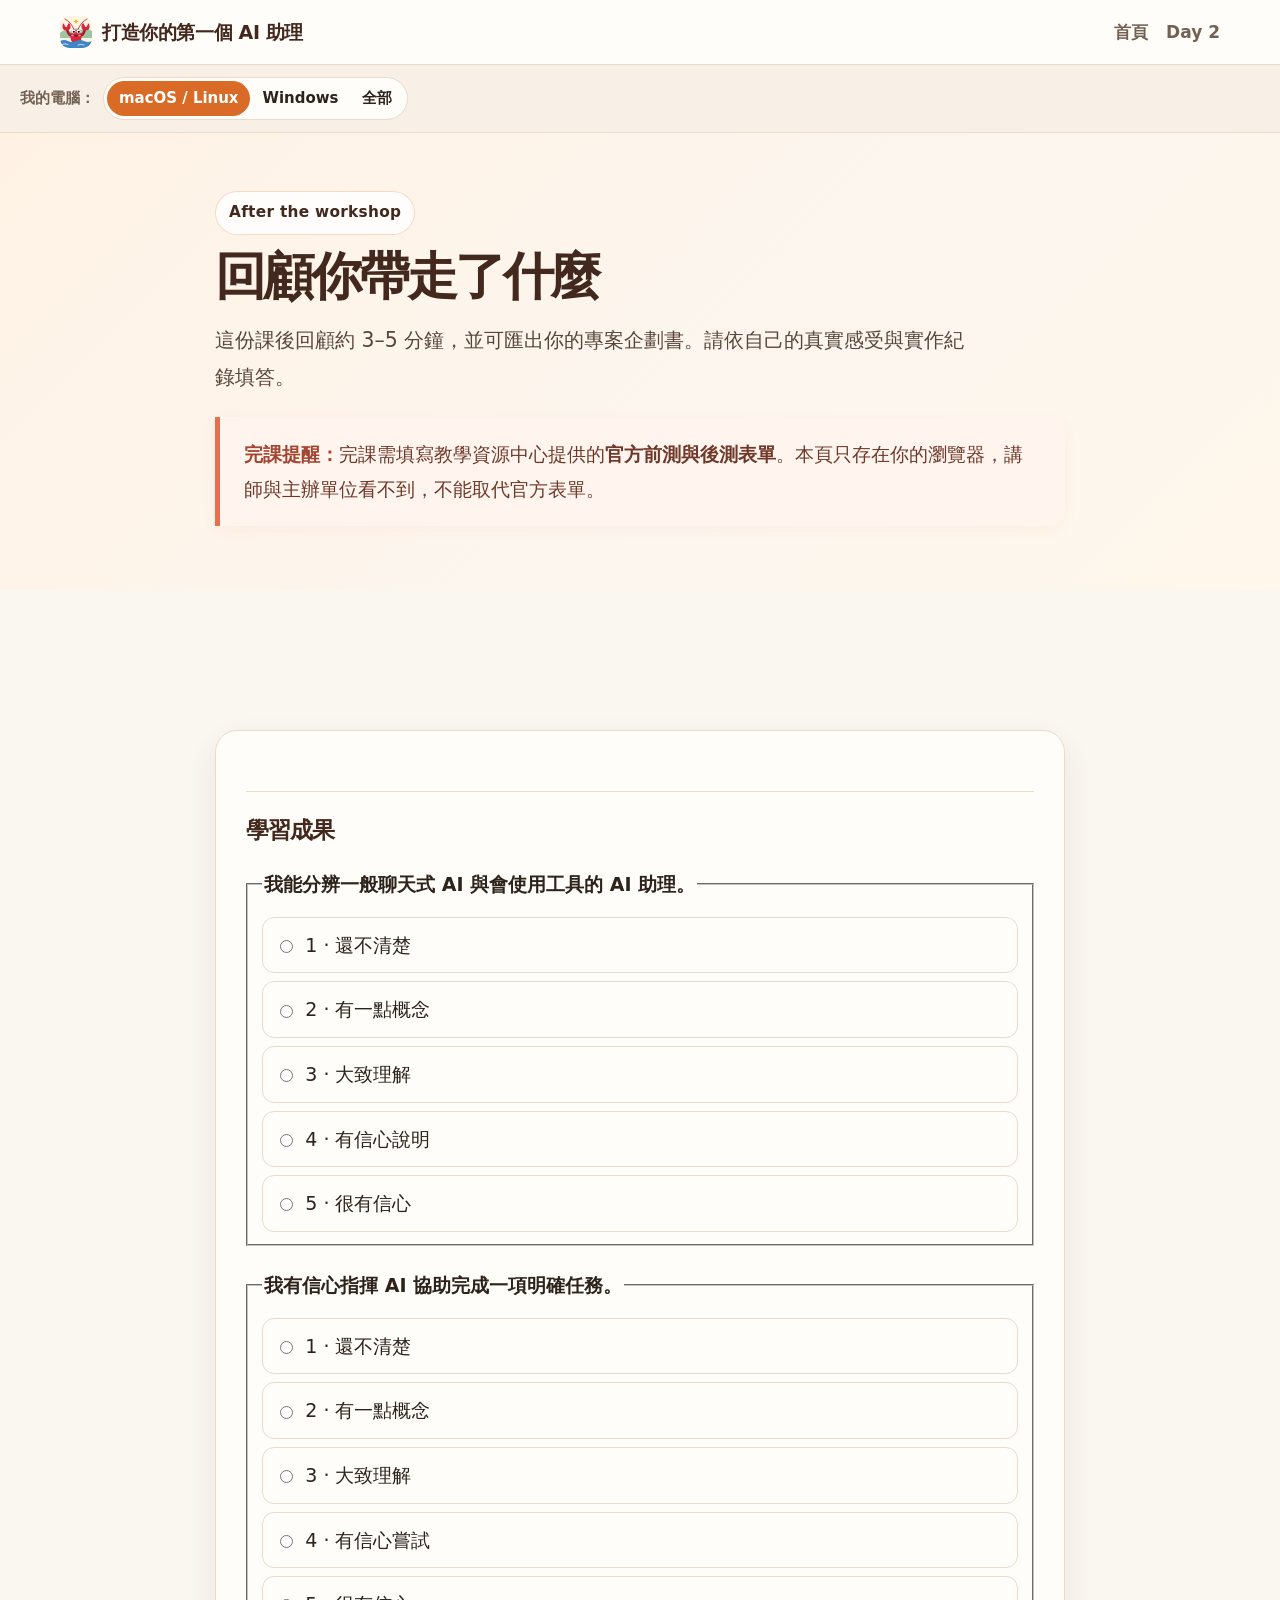
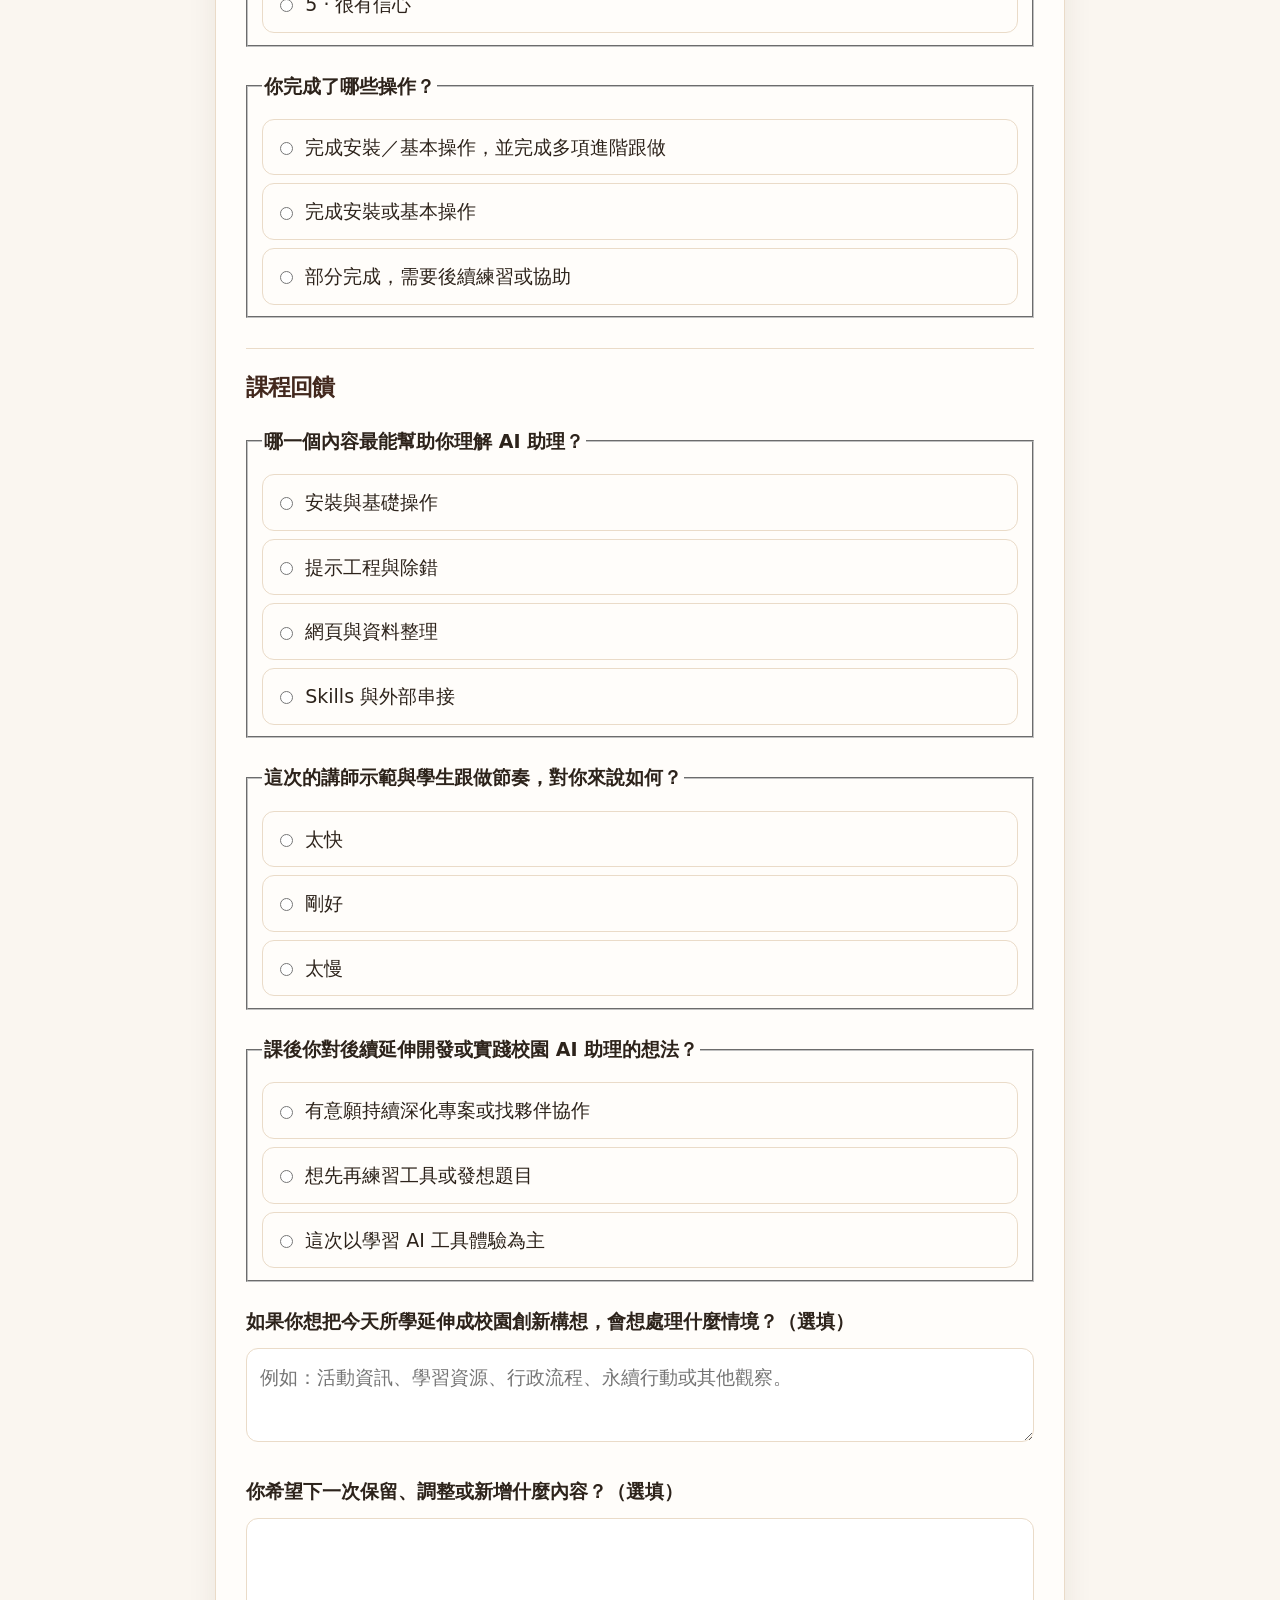
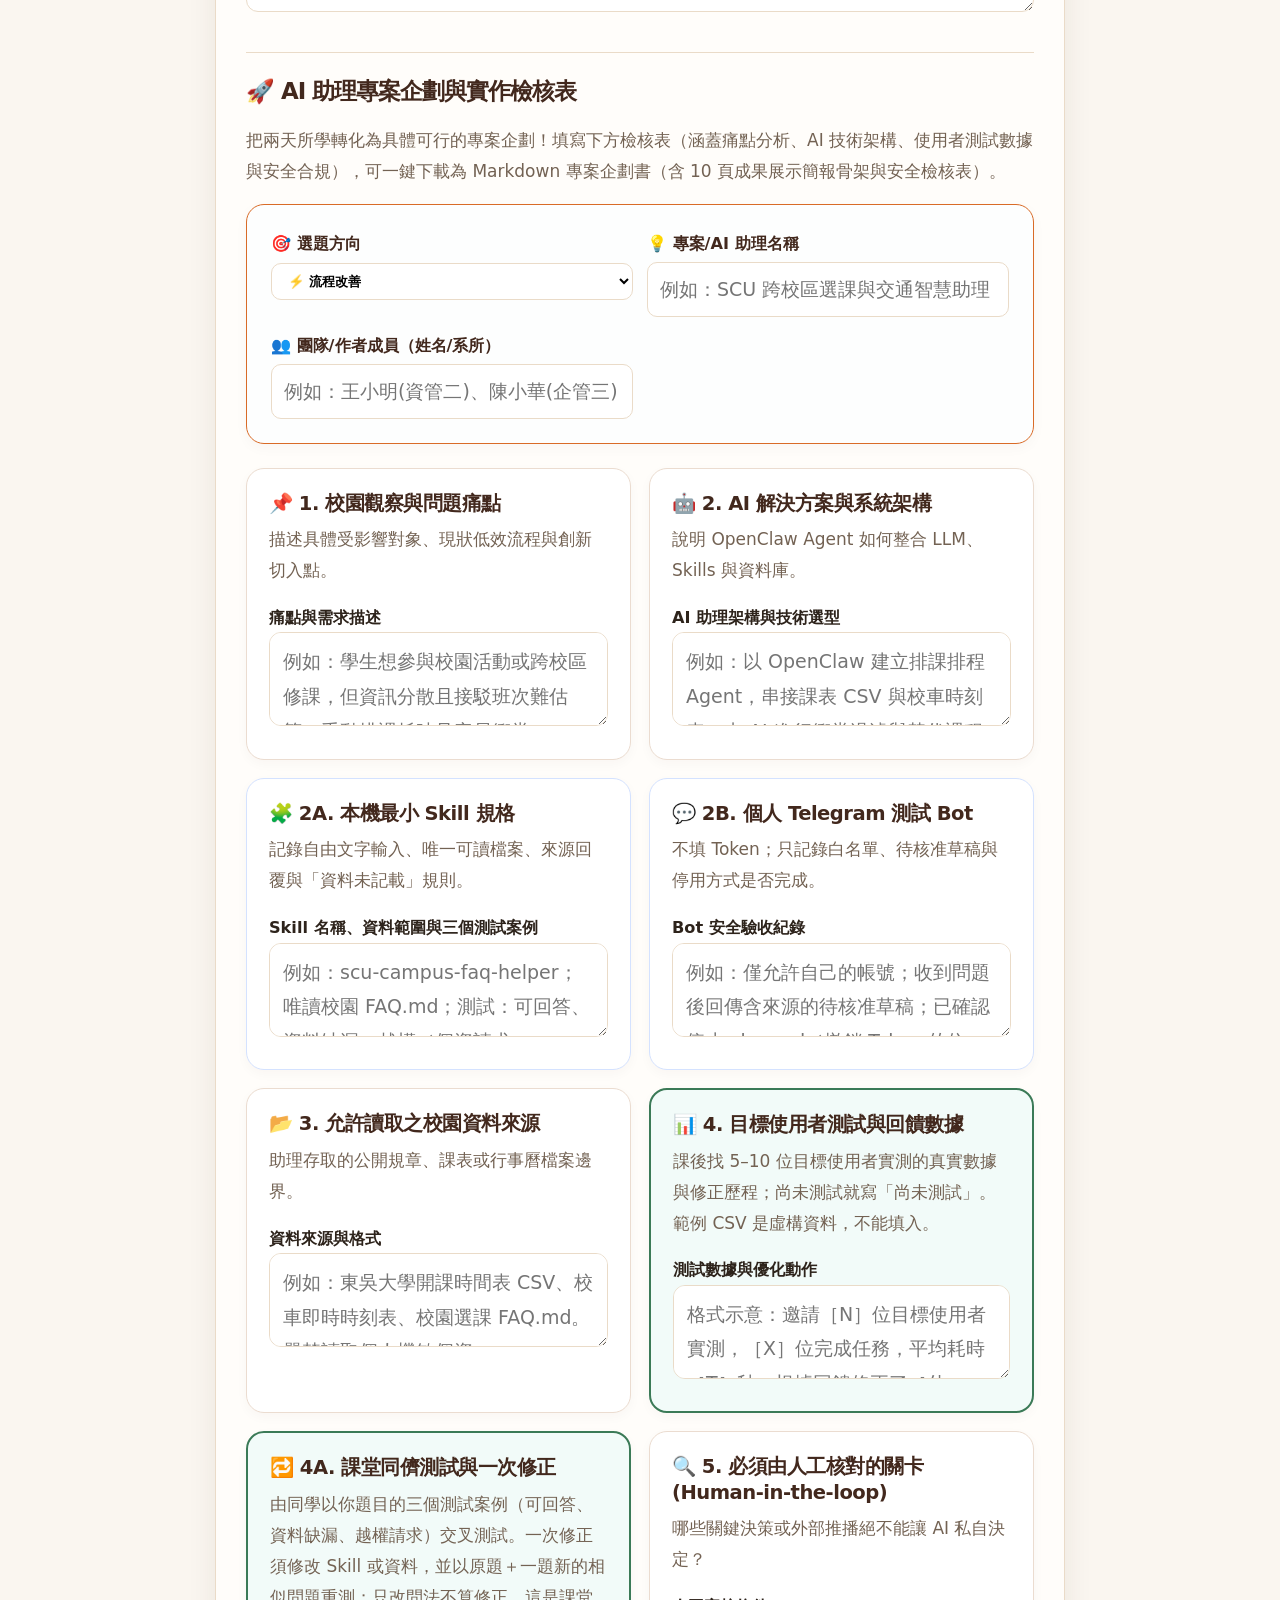
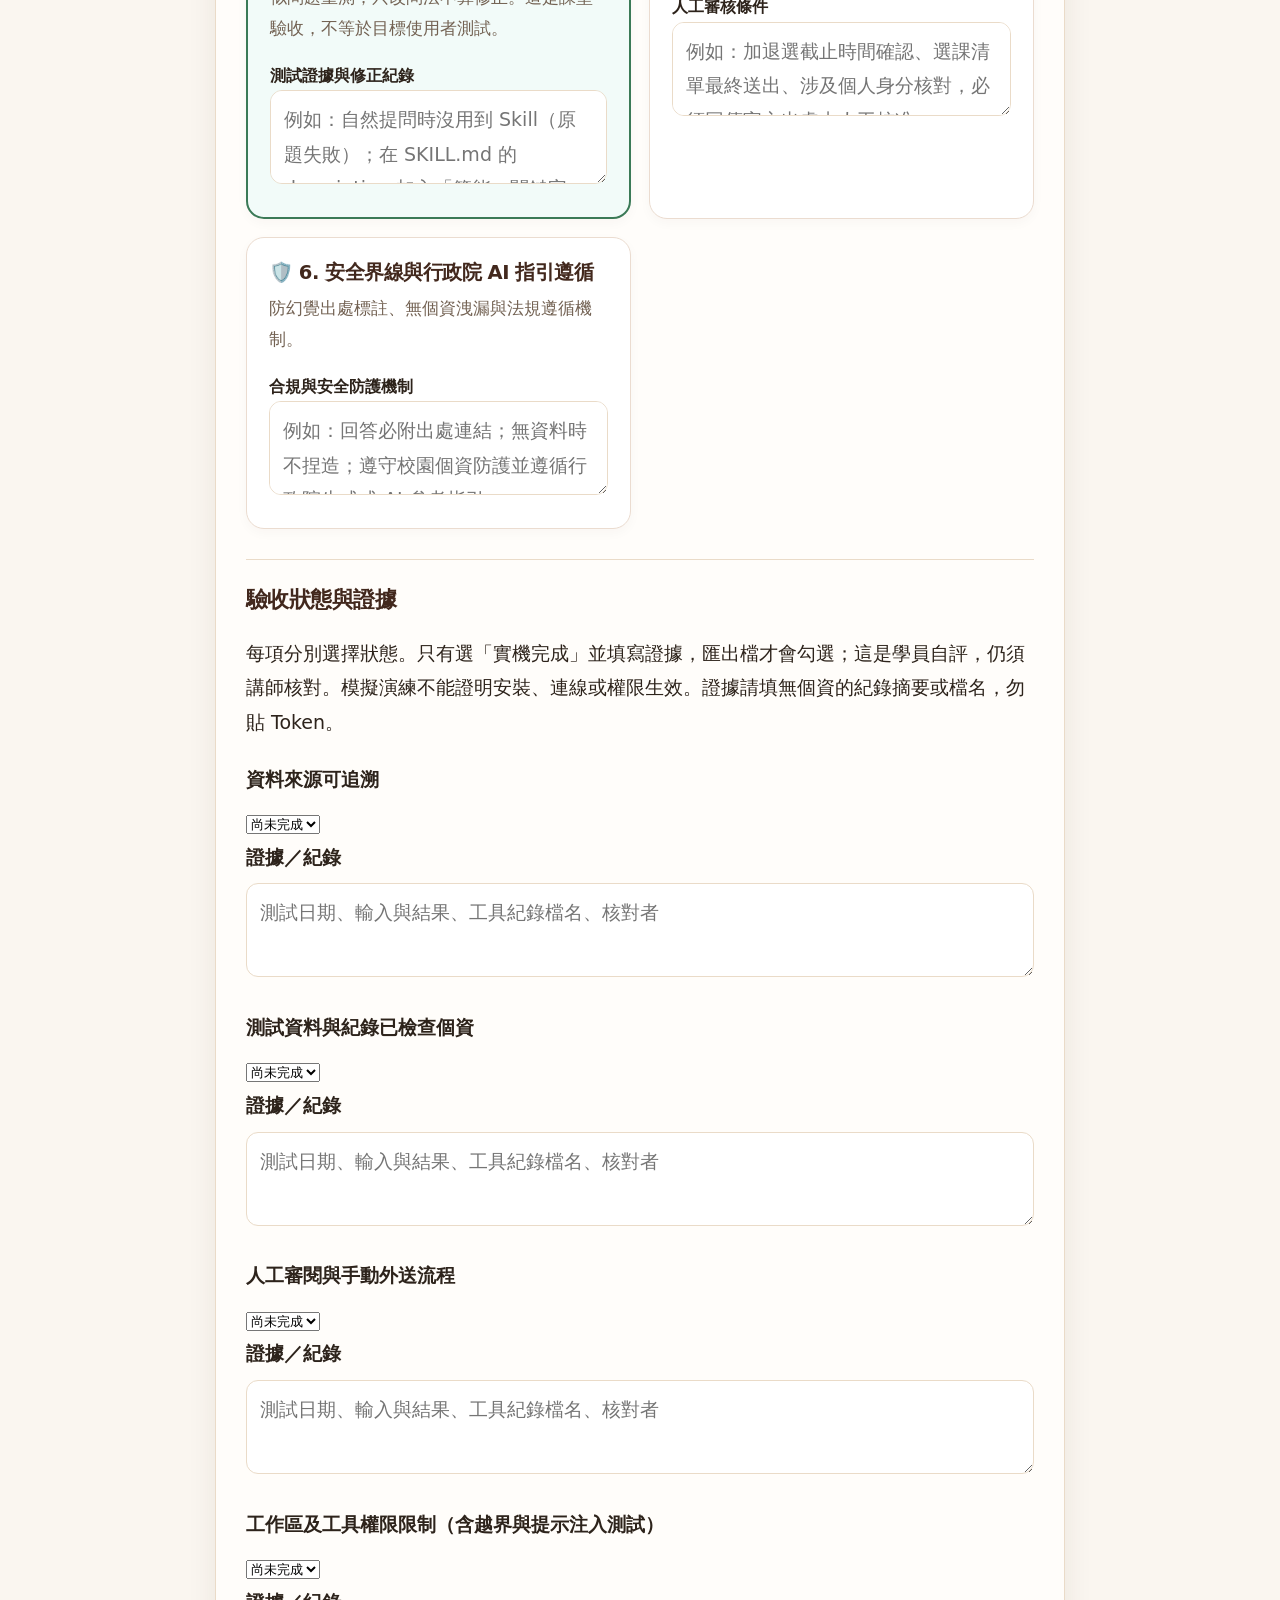
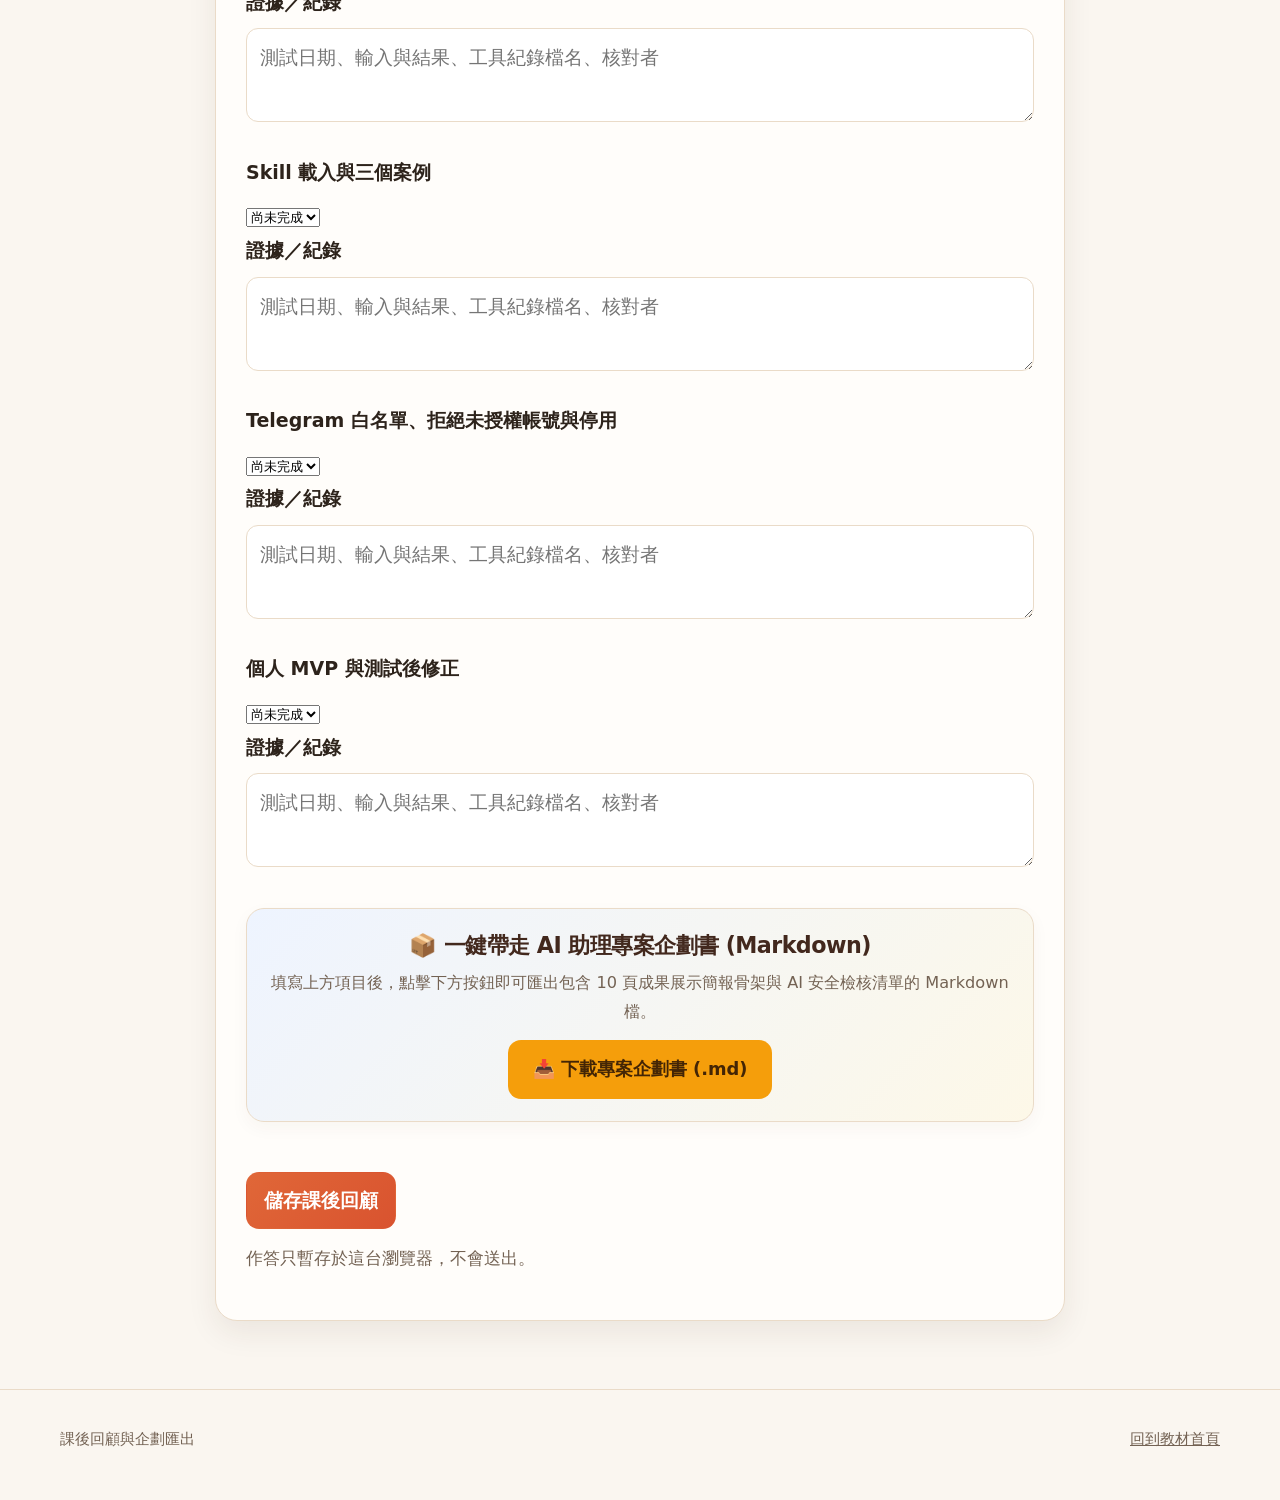
<file: survey-post.html>
<!doctype html>
<html lang="zh-Hant">
<head>
  <meta charset="utf-8">
  <meta name="viewport" content="width=device-width, initial-scale=1">
  <title>課後回顧｜打造你的第一個 AI 助理</title>
  <link rel="icon" href="assets/favicon.svg" type="image/svg+xml">
  <link rel="stylesheet" href="assets/workshop.css">
</head>
<body>
  <header class="site-header"><nav class="nav" aria-label="主要導覽"><a class="brand" href="index.html"><img src="assets/favicon.svg" width="32" height="32" alt="">打造你的第一個 AI 助理</a><div class="nav-links"><a href="index.html">首頁</a><a href="day2-applications.html">Day 2</a></div></nav></header>
  <section class="page-hero"><div class="wrap survey-shell"><span class="eyebrow">After the workshop</span><h1>回顧你帶走了什麼</h1><p class="lead">這份課後回顧約 3–5 分鐘，並可匯出你的專案企劃書。請依自己的真實感受與實作紀錄填答。</p><div class="notice"><strong>完課提醒：</strong>完課需填寫教學資源中心提供的<b>官方前測與後測表單</b>。本頁只存在你的瀏覽器，講師與主辦單位看不到，不能取代官方表單。</div></div></section>
  <main class="wrap"><div class="survey-shell survey-card"><form data-survey="post">
    <div class="survey-section"><h2>學習成果</h2>
      <fieldset class="question"><legend>我能分辨一般聊天式 AI 與會使用工具的 AI 助理。</legend><div class="options"><label><input type="radio" required name="agent_understanding" value="1">1 · 還不清楚</label><label><input type="radio" name="agent_understanding" value="2">2 · 有一點概念</label><label><input type="radio" name="agent_understanding" value="3">3 · 大致理解</label><label><input type="radio" name="agent_understanding" value="4">4 · 有信心說明</label><label><input type="radio" name="agent_understanding" value="5">5 · 很有信心</label></div></fieldset>
      <fieldset class="question"><legend>我有信心指揮 AI 協助完成一項明確任務。</legend><div class="options"><label><input type="radio" required name="task_confidence" value="1">1 · 還不清楚</label><label><input type="radio" name="task_confidence" value="2">2 · 有一點概念</label><label><input type="radio" name="task_confidence" value="3">3 · 大致理解</label><label><input type="radio" name="task_confidence" value="4">4 · 有信心嘗試</label><label><input type="radio" name="task_confidence" value="5">5 · 很有信心</label></div></fieldset>
      <fieldset class="question"><legend>你完成了哪些操作？</legend><div class="options"><label><input type="radio" required name="practice_completion" value="基礎與多項進階">完成安裝／基本操作，並完成多項進階跟做</label><label><input type="radio" name="practice_completion" value="完成基礎">完成安裝或基本操作</label><label><input type="radio" name="practice_completion" value="部分完成">部分完成，需要後續練習或協助</label></div></fieldset>
    </div>
    <div class="survey-section"><h2>課程回饋</h2>
      <fieldset class="question"><legend>哪一個內容最能幫助你理解 AI 助理？</legend><div class="options"><label><input type="radio" required name="most_helpful" value="安裝與基礎操作">安裝與基礎操作</label><label><input type="radio" name="most_helpful" value="提示工程與除錯">提示工程與除錯</label><label><input type="radio" name="most_helpful" value="網頁與資料整理">網頁與資料整理</label><label><input type="radio" name="most_helpful" value="Skills與外部串接">Skills 與外部串接</label></div></fieldset>
      <fieldset class="question"><legend>這次的講師示範與學生跟做節奏，對你來說如何？</legend><div class="options"><label><input type="radio" required name="pace" value="太快">太快</label><label><input type="radio" name="pace" value="剛好">剛好</label><label><input type="radio" name="pace" value="太慢">太慢</label></div></fieldset>
      <fieldset class="question"><legend>課後你對後續延伸開發或實踐校園 AI 助理的想法？</legend><div class="options"><label><input type="radio" required name="hackathon_interest" value="有意願持續深化專案">有意願持續深化專案或找夥伴協作</label><label><input type="radio" name="hackathon_interest" value="想先再練習">想先再練習工具或發想題目</label><label><input type="radio" name="hackathon_interest" value="以學習為主">這次以學習 AI 工具體驗為主</label></div></fieldset>
      <div class="question"><label for="post-idea">如果你想把今天所學延伸成校園創新構想，會想處理什麼情境？（選填）</label><textarea id="post-idea" name="campus_idea" placeholder="例如：活動資訊、學習資源、行政流程、永續行動或其他觀察。"></textarea></div>
      <div class="question"><label for="post-feedback">你希望下一次保留、調整或新增什麼內容？（選填）</label><textarea id="post-feedback" name="feedback"></textarea></div>
    </div>

    <div class="survey-section">
      <h2>🚀 AI 助理專案企劃與實作檢核表</h2>
      <p class="small-note">把兩天所學轉化為具體可行的專案企劃！填寫下方檢核表（涵蓋痛點分析、AI 技術架構、使用者測試數據與安全合規），可一鍵下載為 Markdown 專案企劃書（含 10 頁成果展示簡報骨架與安全檢核表）。</p>

      <div class="card" style="margin-bottom: 20px; background: #fdfefe; border: 1.5px solid var(--blue);">
        <div style="display:grid; grid-template-columns: repeat(auto-fit, minmax(240px, 1fr)); gap: 14px;">
          <div>
            <label for="proposal-theme" style="font-weight:800; font-size:0.95rem; color:var(--navy); display:block; margin-bottom:4px;">🎯 選題方向</label>
            <select id="proposal-theme" name="proposal_theme" style="width:100%; padding:9px 12px; border:1.5px solid var(--line); border-radius:10px; background:#fff; font-weight:700;">
              <option value="永續校園">🌿 永續校園</option>
              <option value="新服務點子">🚀 新服務點子</option>
              <option value="流程改善" selected>⚡ 流程改善</option>
              <option value="校園資源導讀">🧭 校園資源導讀</option>
              <option value="自訂題目">✏️ 自訂題目</option>
            </select>
          </div>
          <div>
            <label for="proposal-title" style="font-weight:800; font-size:0.95rem; color:var(--navy); display:block; margin-bottom:4px;">💡 專案/AI 助理名稱</label>
            <input id="proposal-title" name="proposal_title" type="text" placeholder="例如：SCU 跨校區選課與交通智慧助理" style="width:100%; padding:9px 12px; border:1.5px solid var(--line); border-radius:10px;">
          </div>
          <div>
            <label for="proposal-team" style="font-weight:800; font-size:0.95rem; color:var(--navy); display:block; margin-bottom:4px;">👥 團隊/作者成員（姓名/系所）</label>
            <input id="proposal-team" name="proposal_team" type="text" placeholder="例如：王小明(資管二)、陳小華(企管三)" style="width:100%; padding:9px 12px; border:1.5px solid var(--line); border-radius:10px;">
          </div>
        </div>
      </div>

      <div class="assessment-grid">
        <div class="assessment-card">
          <h3>📌 1. 校園觀察與問題痛點</h3>
          <p class="small-note">描述具體受影響對象、現狀低效流程與創新切入點。</p>
          <label for="proposal-problem">痛點與需求描述</label>
          <textarea id="proposal-problem" name="proposal_problem" placeholder="例如：學生想參與校園活動或跨校區修課，但資訊分散且接駁班次難估算，手動排課耗時且容易衝堂。"></textarea>
        </div>

        <div class="assessment-card">
          <h3>🤖 2. AI 解決方案與系統架構</h3>
          <p class="small-note">說明 OpenClaw Agent 如何整合 LLM、Skills 與資料庫。</p>
          <label for="proposal-solution">AI 助理架構與技術選型</label>
          <textarea id="proposal-solution" name="proposal_solution" placeholder="例如：以 OpenClaw 建立排課排程 Agent，串接課表 CSV 與校車時刻表，由 AI 進行衝堂過濾與替代課程推薦。"></textarea>
        </div>

        <div class="assessment-card" style="border-color:#d4e2ff;">
          <h3>🧩 2A. 本機最小 Skill 規格</h3>
          <p class="small-note">記錄自由文字輸入、唯一可讀檔案、來源回覆與「資料未記載」規則。</p>
          <label for="proposal-skill">Skill 名稱、資料範圍與三個測試案例</label>
          <textarea id="proposal-skill" name="proposal_skill" placeholder="例如：scu-campus-faq-helper；唯讀校園 FAQ.md；測試：可回答、資料缺漏、越權／個資請求。"></textarea>
        </div>

        <div class="assessment-card" style="border-color:#d4e2ff;">
          <h3>💬 2B. 個人 Telegram 測試 Bot</h3>
          <p class="small-note">不填 Token；只記錄白名單、待核准草稿與停用方式是否完成。</p>
          <label for="proposal-telegram">Bot 安全驗收紀錄</label>
          <textarea id="proposal-telegram" name="proposal_telegram" placeholder="例如：僅允許自己的帳號；收到問題後回傳含來源的待核准草稿；已確認停止 channel／撤銷 Token 的位置。"></textarea>
        </div>

        <div class="assessment-card">
          <h3>📂 3. 允許讀取之校園資料來源</h3>
          <p class="small-note">助理存取的公開規章、課表或行事曆檔案邊界。</p>
          <label for="proposal-datasrc">資料來源與格式</label>
          <textarea id="proposal-datasrc" name="proposal_datasrc" placeholder="例如：東吳大學開課時間表 CSV、校車即時時刻表、校園選課 FAQ.md。嚴禁讀取個人機敏個資。"></textarea>
        </div>

        <div class="assessment-card" style="border: 2px solid var(--teal); background: #f2fbf9;">
          <h3>📊 4. 目標使用者測試與回饋數據</h3>
          <p class="small-note">課後找 5–10 位目標使用者實測的真實數據與修正歷程；尚未測試就寫「尚未測試」。範例 CSV 是虛構資料，不能填入。</p>
          <label for="proposal-usertest">測試數據與優化動作</label>
          <textarea id="proposal-usertest" name="proposal_usertest" placeholder="格式示意：邀請［N］位目標使用者實測，［X］位完成任務，平均耗時［T］秒；根據回饋修正了［什麼］。"></textarea>
        </div>

        <div class="assessment-card" style="border: 2px solid var(--teal); background: #f2fbf9;">
          <h3>🔁 4A. 課堂同儕測試與一次修正</h3>
          <p class="small-note">由同學以你題目的三個測試案例（可回答、資料缺漏、越權請求）交叉測試。一次修正須修改 Skill 或資料，並以原題＋一題新的相似問題重測；只改問法不算修正。這是課堂驗收，不等於目標使用者測試。</p>
          <label for="proposal-iteration">測試證據與修正紀錄</label>
          <textarea id="proposal-iteration" name="proposal_iteration" placeholder="例如：自然提問時沒用到 Skill（原題失敗）；在 SKILL.md 的 description 加入「節能」關鍵字後，原題與組員新出的相似題都讀取 FAQ 並附來源（通過）。"></textarea>
        </div>

        <div class="assessment-card">
          <h3>🔍 5. 必須由人工核對的關卡 (Human-in-the-loop)</h3>
          <p class="small-note">哪些關鍵決策或外部推播絕不能讓 AI 私自決定？</p>
          <label for="proposal-humancheck">人工審核條件</label>
          <textarea id="proposal-humancheck" name="proposal_humancheck" placeholder="例如：加退選截止時間確認、選課清單最終送出、涉及個人身分核對，必須回傳官方出處由人工核准。"></textarea>
        </div>

        <div class="assessment-card">
          <h3>🛡️ 6. 安全界線與行政院 AI 指引遵循</h3>
          <p class="small-note">防幻覺出處標註、無個資洩漏與法規遵循機制。</p>
          <label for="proposal-risk">合規與安全防護機制</label>
          <textarea id="proposal-risk" name="proposal_risk" placeholder="例如：回答必附出處連結；無資料時不捏造；遵守校園個資防護並遵循行政院生成式 AI 參考指引。"></textarea>
        </div>
      </div>

      <section class="survey-section" aria-labelledby="assessment-title">
        <h3 id="assessment-title">驗收狀態與證據</h3>
        <p>每項分別選擇狀態。只有選「實機完成」並填寫證據，匯出檔才會勾選；這是學員自評，仍須講師核對。模擬演練不能證明安裝、連線或權限生效。證據請填無個資的紀錄摘要或檔名，勿貼 Token。</p>
        <div class="question">
          <label for="assessment-sources">資料來源可追溯</label>
          <select id="assessment-sources" name="assessment_sources">
            <option value="pending">尚未完成</option><option value="simulated">模擬演練</option><option value="live">實機完成</option>
          </select>
          <label for="evidence-sources">證據／紀錄</label>
          <textarea id="evidence-sources" name="evidence_sources" placeholder="測試日期、輸入與結果、工具紀錄檔名、核對者"></textarea>
        </div>
        <div class="question">
          <label for="assessment-privacy">測試資料與紀錄已檢查個資</label>
          <select id="assessment-privacy" name="assessment_privacy">
            <option value="pending">尚未完成</option><option value="simulated">模擬演練</option><option value="live">實機完成</option>
          </select>
          <label for="evidence-privacy">證據／紀錄</label>
          <textarea id="evidence-privacy" name="evidence_privacy" placeholder="測試日期、輸入與結果、工具紀錄檔名、核對者"></textarea>
        </div>
        <div class="question">
          <label for="assessment-human">人工審閱與手動外送流程</label>
          <select id="assessment-human" name="assessment_human">
            <option value="pending">尚未完成</option><option value="simulated">模擬演練</option><option value="live">實機完成</option>
          </select>
          <label for="evidence-human">證據／紀錄</label>
          <textarea id="evidence-human" name="evidence_human" placeholder="測試日期、輸入與結果、工具紀錄檔名、核對者"></textarea>
        </div>
        <div class="question">
          <label for="assessment-tools">工作區及工具權限限制（含越界與提示注入測試）</label>
          <select id="assessment-tools" name="assessment_tools">
            <option value="pending">尚未完成</option><option value="simulated">模擬演練</option><option value="live">實機完成</option>
          </select>
          <label for="evidence-tools">證據／紀錄</label>
          <textarea id="evidence-tools" name="evidence_tools" placeholder="測試日期、輸入與結果、工具紀錄檔名、核對者"></textarea>
        </div>
        <div class="question">
          <label for="assessment-skill">Skill 載入與三個案例</label>
          <select id="assessment-skill" name="assessment_skill">
            <option value="pending">尚未完成</option><option value="simulated">模擬演練</option><option value="live">實機完成</option>
          </select>
          <label for="evidence-skill">證據／紀錄</label>
          <textarea id="evidence-skill" name="evidence_skill" placeholder="測試日期、輸入與結果、工具紀錄檔名、核對者"></textarea>
        </div>
        <div class="question">
          <label for="assessment-telegram">Telegram 白名單、拒絕未授權帳號與停用</label>
          <select id="assessment-telegram" name="assessment_telegram">
            <option value="pending">尚未完成</option><option value="simulated">模擬演練</option><option value="live">實機完成</option>
          </select>
          <label for="evidence-telegram">證據／紀錄</label>
          <textarea id="evidence-telegram" name="evidence_telegram" placeholder="測試日期、輸入與結果、工具紀錄檔名、核對者"></textarea>
        </div>
        <div class="question">
          <label for="assessment-mvp">個人 MVP 與測試後修正</label>
          <select id="assessment-mvp" name="assessment_mvp">
            <option value="pending">尚未完成</option><option value="simulated">模擬演練</option><option value="live">實機完成</option>
          </select>
          <label for="evidence-mvp">證據／紀錄</label>
          <textarea id="evidence-mvp" name="evidence_mvp" placeholder="測試日期、輸入與結果、工具紀錄檔名、核對者"></textarea>
        </div>
      </section>
      <div class="export-proposal-wrap" style="background: linear-gradient(135deg, #eef4ff 0%, #fdf8e8 100%); padding: 22px; border-radius: 18px; border: 1.5px solid var(--line);">
        <h3 style="margin-bottom:8px; color:var(--navy);">📦 一鍵帶走 AI 助理專案企劃書 (Markdown)</h3>
        <p style="margin-bottom:14px; color:var(--muted); font-size:0.95rem;">填寫上方項目後，點擊下方按鈕即可匯出包含 10 頁成果展示簡報骨架與 AI 安全檢核清單的 Markdown 檔。</p>
        <button class="btn sun" id="btn-export-proposal" type="button" style="font-size:1.05rem; padding:12px 24px;">📥 下載專案企劃書 (.md)</button>
      </div>
    </div>

    <button class="btn" type="submit" style="margin-top:20px;">儲存課後回顧</button><p class="submit-note">作答只暫存於這台瀏覽器，不會送出。</p><div class="result">已儲存。別忘了填寫教資中心的官方後測表單，才算完課。</div>
  </form></div></main>
  <footer class="footer"><div class="wrap"><span>課後回顧與企劃匯出</span><a href="index.html">回到教材首頁</a></div></footer><script src="assets/assessment.js"></script><script src="assets/workshop.js"></script>
</body>
</html>
</file>
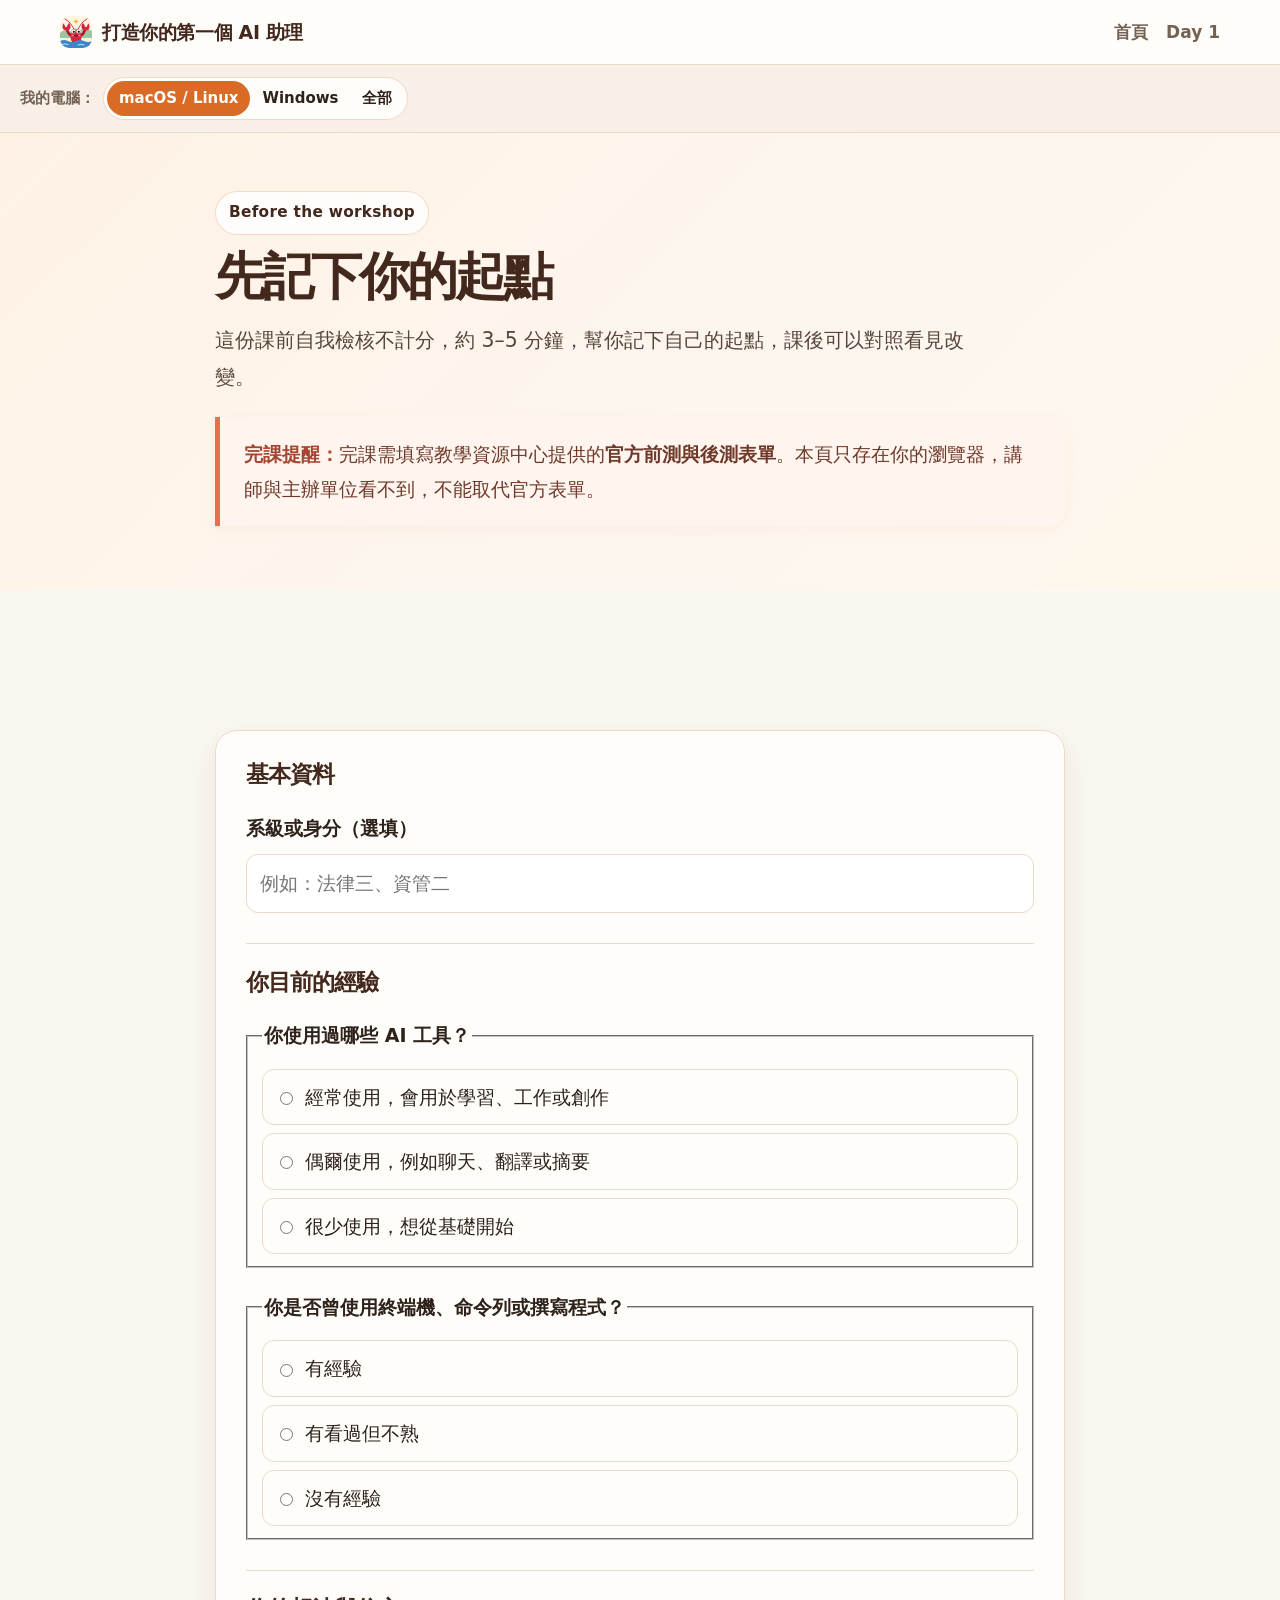
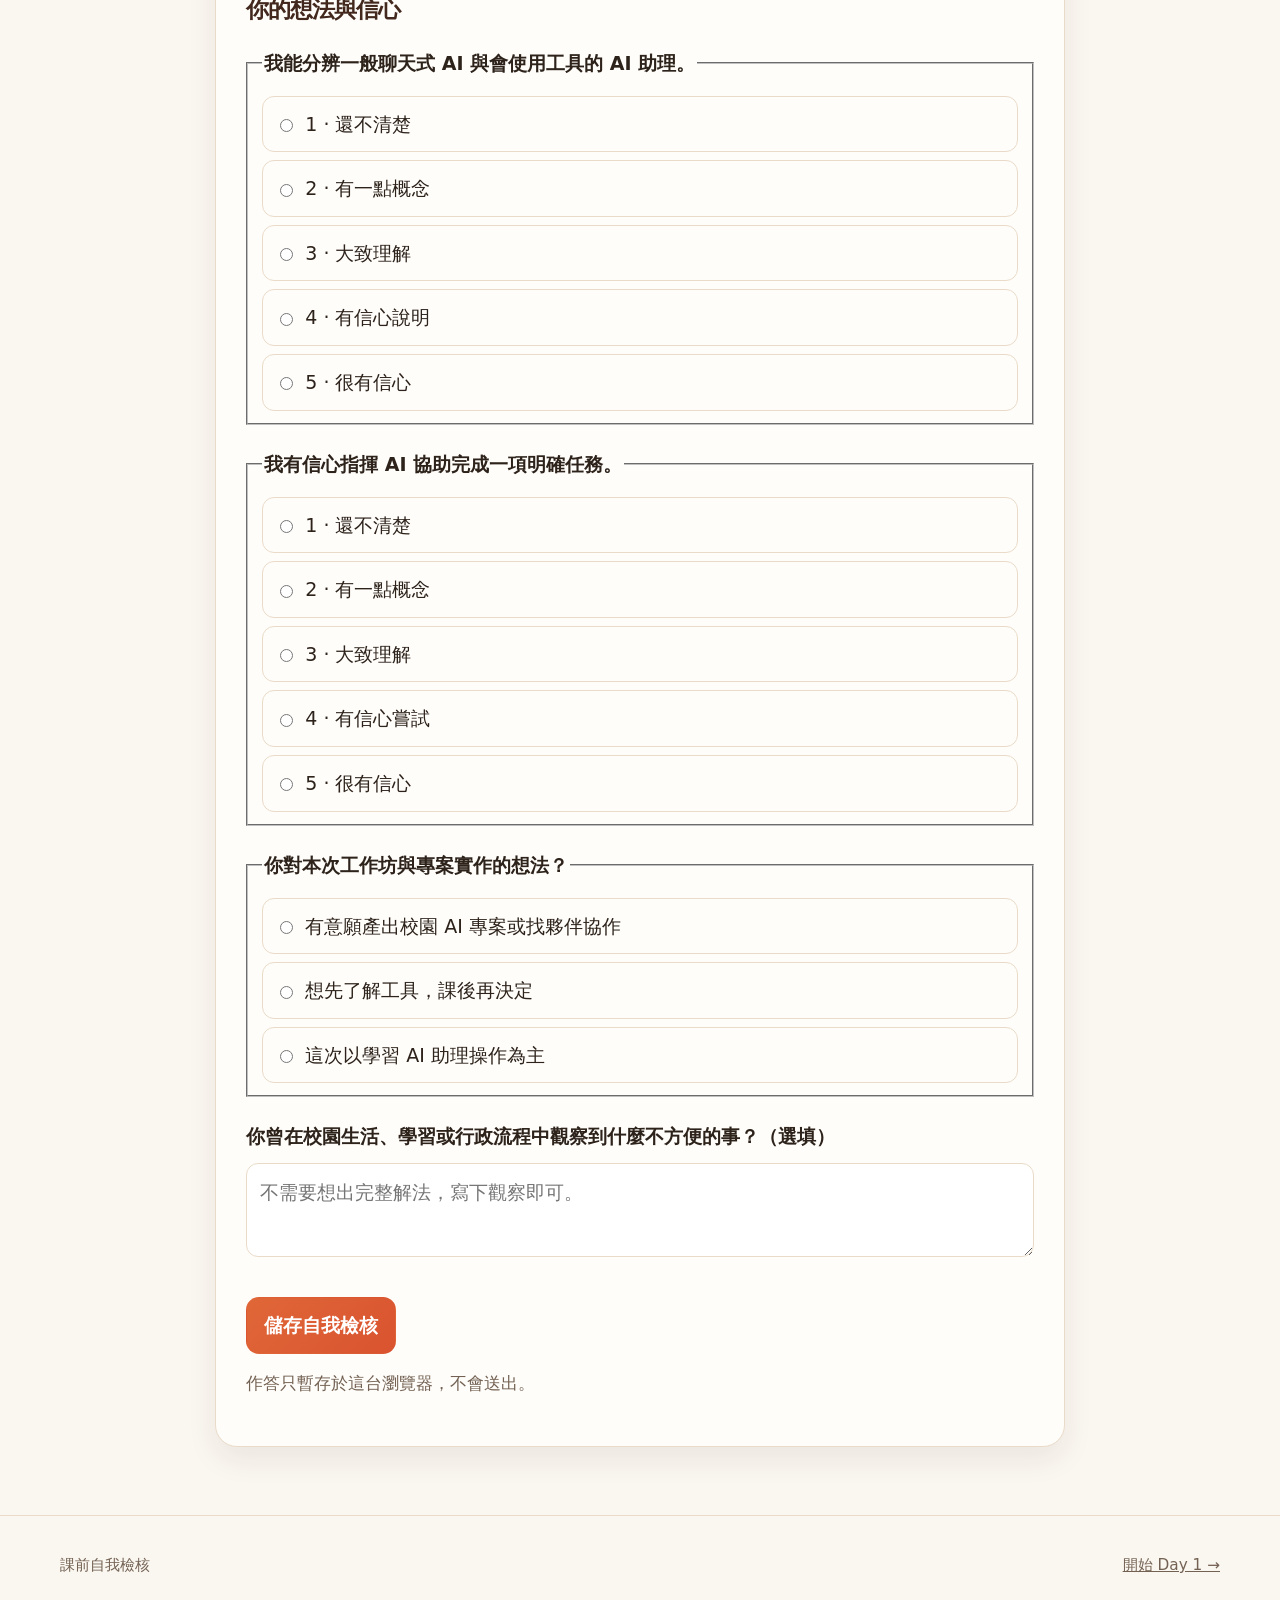
<file: survey-pre.html>
<!doctype html>
<html lang="zh-Hant">
<head>
  <meta charset="utf-8">
  <meta name="viewport" content="width=device-width, initial-scale=1">
  <title>課前自我檢核｜打造你的第一個 AI 助理</title>
  <link rel="icon" href="assets/favicon.svg" type="image/svg+xml">
  <link rel="stylesheet" href="assets/workshop.css">
</head>
<body>
  <header class="site-header"><nav class="nav" aria-label="主要導覽"><a class="brand" href="index.html"><img src="assets/favicon.svg" width="32" height="32" alt="">打造你的第一個 AI 助理</a><div class="nav-links"><a href="index.html">首頁</a><a href="day1-foundations.html">Day 1</a></div></nav></header>
  <section class="page-hero"><div class="wrap survey-shell"><span class="eyebrow">Before the workshop</span><h1>先記下你的起點</h1><p class="lead">這份課前自我檢核不計分，約 3–5 分鐘，幫你記下自己的起點，課後可以對照看見改變。</p><div class="notice"><strong>完課提醒：</strong>完課需填寫教學資源中心提供的<b>官方前測與後測表單</b>。本頁只存在你的瀏覽器，講師與主辦單位看不到，不能取代官方表單。</div></div></section>
  <main class="wrap"><div class="survey-shell survey-card"><form data-survey="pre">
    <div class="survey-section" style="margin-top:0;padding-top:0;border-top:0"><h2>基本資料</h2><div class="question"><label for="pre-department">系級或身分（選填）</label><input id="pre-department" name="department" type="text" placeholder="例如：法律三、資管二"></div></div>
    <div class="survey-section"><h2>你目前的經驗</h2>
      <fieldset class="question"><legend>你使用過哪些 AI 工具？</legend><div class="options"><label><input type="radio" required name="ai_experience" value="經常使用">經常使用，會用於學習、工作或創作</label><label><input type="radio" name="ai_experience" value="偶爾使用">偶爾使用，例如聊天、翻譯或摘要</label><label><input type="radio" name="ai_experience" value="很少使用">很少使用，想從基礎開始</label></div></fieldset>
      <fieldset class="question"><legend>你是否曾使用終端機、命令列或撰寫程式？</legend><div class="options"><label><input type="radio" required name="terminal_experience" value="有經驗">有經驗</label><label><input type="radio" name="terminal_experience" value="有看過但不熟">有看過但不熟</label><label><input type="radio" name="terminal_experience" value="沒有經驗">沒有經驗</label></div></fieldset>
    </div>
    <div class="survey-section"><h2>你的想法與信心</h2>
      <fieldset class="question"><legend>我能分辨一般聊天式 AI 與會使用工具的 AI 助理。</legend><div class="options"><label><input type="radio" required name="agent_understanding" value="1">1 · 還不清楚</label><label><input type="radio" name="agent_understanding" value="2">2 · 有一點概念</label><label><input type="radio" name="agent_understanding" value="3">3 · 大致理解</label><label><input type="radio" name="agent_understanding" value="4">4 · 有信心說明</label><label><input type="radio" name="agent_understanding" value="5">5 · 很有信心</label></div></fieldset>
      <fieldset class="question"><legend>我有信心指揮 AI 協助完成一項明確任務。</legend><div class="options"><label><input type="radio" required name="task_confidence" value="1">1 · 還不清楚</label><label><input type="radio" name="task_confidence" value="2">2 · 有一點概念</label><label><input type="radio" name="task_confidence" value="3">3 · 大致理解</label><label><input type="radio" name="task_confidence" value="4">4 · 有信心嘗試</label><label><input type="radio" name="task_confidence" value="5">5 · 很有信心</label></div></fieldset>
      <fieldset class="question"><legend>你對本次工作坊與專案實作的想法？</legend><div class="options"><label><input type="radio" required name="hackathon_interest" value="有意願產出專案">有意願產出校園 AI 專案或找夥伴協作</label><label><input type="radio" name="hackathon_interest" value="想先了解">想先了解工具，課後再決定</label><label><input type="radio" name="hackathon_interest" value="以學習為主">這次以學習 AI 助理操作為主</label></div></fieldset>
      <div class="question"><label for="pre-observation">你曾在校園生活、學習或行政流程中觀察到什麼不方便的事？（選填）</label><textarea id="pre-observation" name="campus_observation" placeholder="不需要想出完整解法，寫下觀察即可。"></textarea></div>
    </div>
    <button class="btn" type="submit">儲存自我檢核</button><p class="submit-note">作答只暫存於這台瀏覽器，不會送出。</p><div class="result">已儲存。別忘了填寫教資中心的官方前測表單，然後開始 Day 1。</div>
  </form></div></main>
  <footer class="footer"><div class="wrap"><span>課前自我檢核</span><a href="day1-foundations.html">開始 Day 1 →</a></div></footer><script src="assets/workshop.js"></script>
</body>
</html>
</file>
<file: assets/workshop.css>
:root {
  /* Warm Cozy Palette (Default) */
  --ink: #2d231b;
  --muted: #736253;
  --paper: #fffdfa;
  --canvas: #faf6f0;
  --line: #eadbc8;
  --navy: #42281d;
  --blue: #d96b27;
  --teal: #3b7a57;
  --mint: #e8f0e6;
  --violet: #a0522d;
  --lavender: #f5ece3;
  --sun: #f59e0b;
  --coral: #e76f51;
  --shadow: 0 12px 30px rgba(66, 40, 29, .08);
  --header-bg: rgba(255, 253, 250, 0.92);
  --radius: 22px;
  --sans: Inter, ui-sans-serif, system-ui, -apple-system, BlinkMacSystemFont, "Segoe UI", "Noto Sans TC", sans-serif;
  --mono: "SFMono-Regular", Consolas, "Liberation Mono", monospace;
}


* { box-sizing: border-box; }
html { scroll-behavior: smooth; font-size: 17px; }
body { margin: 0; color: var(--ink); background: var(--canvas); font-family: var(--sans); font-size: 19px; line-height: 1.82; }
a { color: inherit; }
button, input, textarea { font: inherit; }

.site-header { position: sticky; top: 0; z-index: 10; border-bottom: 1px solid var(--line); background: var(--header-bg); backdrop-filter: blur(14px); -webkit-backdrop-filter: blur(14px); }
.nav { width: min(1160px, calc(100% - 36px)); min-height: 64px; margin: auto; display: flex; align-items: center; justify-content: space-between; gap: 20px; }
.brand { display: inline-flex; align-items: center; gap: 10px; font-weight: 850; letter-spacing: -.02em; text-decoration: none; color: var(--navy); }
.brand img { flex: none; border-radius: 9px; }
.nav-links { display: flex; gap: 18px; align-items: center; font-size: 1rem; font-weight: 700; color: var(--muted); }
.nav-links a { text-decoration: none; }
.nav-links a:hover { color: var(--blue); }

.wrap { width: min(1160px, calc(100% - 36px)); margin: auto; }
.hero { overflow: hidden; position: relative; padding: 80px 0 64px; background: linear-gradient(135deg, #fff2e5 0%, #fbf3ea 48%, #fff8eb 100%); }
.hero::before, .hero::after { content: ""; position: absolute; border-radius: 50%; pointer-events: none; }
.hero::before { width: 430px; height: 430px; right: -130px; top: -180px; background: rgba(245, 158, 11, .28); }
.hero::after { width: 300px; height: 300px; left: -160px; bottom: -170px; background: rgba(231, 111, 81, .18); }
.hero-grid { position: relative; z-index: 1; display: grid; grid-template-columns: 1.22fr .78fr; gap: 52px; align-items: center; }
.hero-logo { display: block; width: 112px; height: 112px; margin-bottom: 18px; border-radius: 28px; box-shadow: 0 14px 30px rgba(155, 28, 49, .18); animation: lobster-bob 3.2s ease-in-out infinite; transform-origin: 50% 90%; }
@keyframes lobster-bob { 0%, 100% { transform: translateY(0) rotate(0); } 50% { transform: translateY(-6px) rotate(-3deg); } }
@media (prefers-reduced-motion: reduce) { .hero-logo { animation: none; } }
.eyebrow { display: inline-flex; gap: 8px; align-items: center; padding: 7px 13px; border: 1px solid rgba(217, 107, 39, .24); border-radius: 999px; color: var(--navy); background: rgba(255,255,255,.82); font-size: .9rem; font-weight: 800; letter-spacing: .02em; }
h1, h2, h3, p { margin-top: 0; }
h1 { max-width: 800px; margin: 14px 0 18px; font-size: clamp(2.4rem, 5vw, 4.6rem); line-height: 1.08; letter-spacing: -.06em; color: var(--navy); }
h2 { font-size: clamp(1.65rem, 3vw, 2.35rem); line-height: 1.2; letter-spacing: -.045em; color: var(--navy); }
h3 { line-height: 1.3; letter-spacing: -.025em; color: var(--navy); }
.lead { max-width: 760px; font-size: 1.2rem; color: #574639; }
.hero-actions { display: flex; flex-wrap: wrap; gap: 12px; margin-top: 28px; }
.btn { display: inline-flex; align-items: center; justify-content: center; min-height: 44px; padding: 10px 17px; border: 1px solid transparent; border-radius: 13px; background: linear-gradient(135deg, #e06738 0%, #d9532f 100%); color: #fff; text-decoration: none; font-weight: 800; cursor: pointer; transition: transform .16s ease, box-shadow .16s ease; }
.btn:hover { transform: translateY(-2px); box-shadow: 0 8px 18px rgba(224, 103, 56, .28); }
.btn.secondary { border-color: var(--line); background: rgba(255,255,255,.9); color: var(--navy); }
.btn.sun { background: var(--sun); color: #432505; }
.event-card { padding: 24px; border: 1px solid var(--line); border-radius: var(--radius); background: var(--header-bg); backdrop-filter: blur(8px); box-shadow: var(--shadow); }
.event-card .date { color: var(--blue); font-size: 1.4rem; font-weight: 900; letter-spacing: -.04em; }
.event-card dl { margin: 18px 0 0; display: grid; gap: 12px; }
.event-card div { display: grid; grid-template-columns: 70px 1fr; gap: 10px; }
.event-card dt { color: var(--muted); font-size: .95rem; font-weight: 800; }
.event-card dd { margin: 0; font-weight: 750; }

main { padding: 68px 0; }
section { margin-bottom: 72px; }
.section-heading { max-width: 760px; margin-bottom: 26px; }
.section-heading p { color: var(--muted); }

/* === Tier 1: Master Container Card (.lesson, .day-card) === */
.cards { display: grid; gap: 20px; }
.cards.three { grid-template-columns: repeat(3, 1fr); }
.cards.two { grid-template-columns: repeat(2, 1fr); }

/* === Tier 2: Sub-Cards & Concept Cards (.card) === */
.card {
  padding: 24px;
  border: 1px solid #ebdcd0;
  border-radius: 18px;
  background: #ffffff;
  box-shadow: 0 4px 14px rgba(66, 40, 29, 0.03);
  transition: transform 0.2s cubic-bezier(0.4, 0, 0.2, 1), box-shadow 0.2s cubic-bezier(0.4, 0, 0.2, 1), border-color 0.2s ease;
  position: relative;
}
.card:hover {
  transform: translateY(-3px);
  border-color: #dfcaa8;
  box-shadow: 0 10px 24px rgba(66, 40, 29, 0.08);
}
.card h3 { margin-bottom: 9px; font-size: 1.18rem; color: var(--navy); }
.card p { margin-bottom: 0; color: #5c4b3f; font-size: 0.98rem; }

.number {
  display: inline-flex;
  align-items: center;
  justify-content: center;
  width: 38px;
  height: 38px;
  margin-bottom: 16px;
  border-radius: 12px;
  background: #fbeee4;
  color: #c4572c;
  font-size: .88rem;
  font-weight: 900;
  box-shadow: inset 0 1px 2px rgba(196, 87, 44, 0.12);
}

.day-card {
  min-height: 280px;
  position: relative;
  overflow: hidden;
  border: 1px solid #ebdcd0;
  border-radius: var(--radius);
  background: #ffffff;
  padding: 26px;
  box-shadow: 0 8px 24px rgba(66, 40, 29, 0.05);
  transition: transform 0.2s ease, box-shadow 0.2s ease;
}
.day-card:hover {
  transform: translateY(-3px);
  box-shadow: 0 14px 32px rgba(66, 40, 29, 0.09);
}
.day-card.day-one { border-top: 6px solid var(--blue); }
.day-card.day-two { border-top: 6px solid var(--teal); }
.day-label { margin-bottom: 14px; color: var(--muted); font-size: .82rem; font-weight: 850; letter-spacing: .08em; text-transform: uppercase; }
.day-card ul { margin: 14px 0 22px; padding-left: 19px; color: #5c4b3f; }

.schedule { overflow: hidden; border: 1px solid #ebdcd0; border-radius: var(--radius); background: var(--paper); box-shadow: 0 6px 18px rgba(66, 40, 29, 0.03); }
.schedule-row { display: grid; grid-template-columns: 155px 1fr 1.5fr; gap: 16px; padding: 18px 22px; border-top: 1px solid #f0e3d5; }
.schedule-row:first-child { border-top: 0; }
.schedule-row.header { background: #f7ece1; color: var(--navy); font-size: 1rem; font-weight: 850; }
.schedule-row .time { color: var(--blue); font-family: var(--mono); font-size: 1rem; font-weight: 800; }
.schedule-row .topic { font-weight: 850; color: var(--navy); }
.schedule-row .outcome { color: var(--muted); }
/* 休息、午餐列：淡色、不搶課程焦點 */
.schedule-row.break { background: #faf6f1; padding-top: 10px; padding-bottom: 10px; }
.schedule-row.break .time { color: var(--muted); }
.schedule-row.break .topic { color: var(--muted); font-weight: 750; }

.prompt-card { padding: 24px 26px; border: 1px solid #ebdcd0; border-radius: var(--radius); background: #ffffff; color: var(--ink); box-shadow: 0 8px 24px rgba(66, 40, 29, 0.04); }
.prompt-card h2 { color: var(--navy); }
.prompt-card p { color: #5c4b3f; }
.prompt-grid { display: grid; grid-template-columns: repeat(3, 1fr); gap: 14px; margin-top: 20px; }
.prompt-grid > div { padding: 16px; border: 1px solid #ebdcd0; border-radius: 16px; background: #faf6f0; transition: all 0.18s ease; }
.prompt-grid > div:hover { background: #ffffff; border-color: #dfcaa8; transform: translateY(-2px); box-shadow: 0 6px 16px rgba(66,40,29,0.06); }
.prompt-grid strong { display: block; margin-bottom: 5px; color: #a0522d; font-size: 0.96rem; }
.prompt-grid span { color: #5c4b3f; font-size: 0.95rem; line-height: 1.5; }

/* === Tier 4: Notice & Callouts === */
.notice {
  padding: 20px 24px;
  border-left: 5px solid var(--coral);
  border-radius: 0 16px 16px 0;
  background: #fff5ee;
  color: #6e392a;
  box-shadow: 0 4px 14px rgba(231, 111, 81, 0.06);
  margin: 20px 0;
}
.notice strong { color: #a34531; }
/* === 標籤與晶片 (Chips / Badges) 現代化 === */
.tag {
  display: inline-flex;
  align-items: center;
  gap: 5px;
  margin: 0 6px 6px 0;
  padding: 4px 11px;
  border-radius: 999px;
  background: #edf3ff;
  color: var(--navy);
  font-size: 0.82rem;
  font-weight: 800;
  border: 1px solid rgba(61, 117, 246, 0.18);
  box-shadow: 0 1px 3px rgba(35, 58, 101, 0.04);
  transition: all 0.18s cubic-bezier(0.4, 0, 0.2, 1);
  vertical-align: middle;
}
.tag:hover {
  transform: translateY(-1px);
  box-shadow: 0 3px 8px rgba(35, 58, 101, 0.08);
}
.tag.tag-live {
  background: linear-gradient(135deg, #e6fbf7 0%, #d5f7ed 100%);
  color: #06695f;
  border-color: #7ce6c4;
}
.tag.tag-hitl {
  background: linear-gradient(135deg, #fff0ed 0%, #ffe2dc 100%);
  color: #9c2d1b;
  border-color: #ffb8ad;
}
.tag.tag-mcp {
  background: linear-gradient(135deg, #f4efff 0%, #e9ddff 100%);
  color: #5527a6;
  border-color: #d1baff;
}

/* 實機任務閃爍綠燈動畫 */
.live-pulse-dot {
  display: inline-block;
  width: 7px;
  height: 7px;
  border-radius: 50%;
  background: #0aa99a;
  box-shadow: 0 0 0 0 rgba(10, 169, 154, 0.7);
  animation: live-pulse 1.8s infinite cubic-bezier(0.66, 0, 0, 1);
  flex-shrink: 0;
}
@keyframes live-pulse {
  0% { box-shadow: 0 0 0 0 rgba(10, 169, 154, 0.7); }
  70% { box-shadow: 0 0 0 6px rgba(10, 169, 154, 0); }
  100% { box-shadow: 0 0 0 0 rgba(10, 169, 154, 0); }
}

.page-hero { padding: 58px 0 44px; background: linear-gradient(135deg, #fff2e5, #fcf6ef 60%, #fff7eb); }
.page-hero h1 { font-size: clamp(2.2rem, 4vw, 3.8rem); color: var(--navy); }
.breadcrumbs { margin-bottom: 15px; color: var(--muted); font-size: 1rem; }
.breadcrumbs a { color: var(--blue); font-weight: 750; text-decoration: none; }
.learning-nav { display: flex; flex-wrap: wrap; gap: 8px; margin-top: 26px; }
.learning-nav a { padding: 8px 13px; border-radius: 999px; background: #fff; color: var(--navy); font-size: .96rem; font-weight: 800; text-decoration: none; border: 1px solid var(--line); }
.lesson {
  scroll-margin-top: 88px;
  padding: 34px 36px;
  border: 1px solid #ebdcd0;
  border-radius: 24px;
  background: #ffffff;
  box-shadow: 0 4px 6px -1px rgba(66, 40, 29, 0.02), 0 16px 36px -4px rgba(66, 40, 29, 0.06);
  position: relative;
  transition: border-color 0.2s ease, box-shadow 0.2s ease;
}
.lesson + .lesson { margin-top: 32px; }
.lesson:hover {
  border-color: #dfcaa8;
  box-shadow: 0 6px 12px -1px rgba(66, 40, 29, 0.03), 0 20px 40px -4px rgba(66, 40, 29, 0.08);
}
.lesson-meta { display: flex; align-items: center; flex-wrap: wrap; gap: 10px; margin-bottom: 12px; }
.lesson-number {
  color: var(--blue);
  font-family: var(--mono);
  font-size: 0.96rem;
  font-weight: 900;
  background: #fbeee4;
  padding: 3px 10px;
  border-radius: 8px;
  border: 1px solid #feddc7;
}
.lesson h2 {
  font-size: 1.6rem;
  color: var(--navy);
  margin: 6px 0 12px;
  line-height: 1.3;
}
.duration { padding: 4px 11px; border-radius: 999px; background: var(--mint); color: #2e6930; font-size: .88rem; font-weight: 850; border: 1px solid #cbe0c9; }
.lesson-intro { color: #5c4b3f; font-size: 1.04rem; line-height: 1.7; }
.subsection { scroll-margin-top: 88px; margin-top: 32px; padding-top: 26px; border-top: 1px solid #f0e3d5; }
.activity-grid { display: grid; grid-template-columns: repeat(4, 1fr); gap: 14px; margin-top: 20px; }
.activity {
  padding: 16px 18px;
  border-radius: 16px;
  background: #faf5ee;
  border: 1px solid #ebdcd0;
  box-shadow: inset 0 1px 2px rgba(66, 40, 29, 0.02);
  transition: all 0.18s ease;
}
.activity:hover {
  background: #ffffff;
  border-color: #dfcaa8;
  transform: translateY(-2px);
  box-shadow: 0 6px 16px rgba(66, 40, 29, 0.06);
}
.activity b { display: block; margin-bottom: 6px; color: var(--navy); font-size: .86rem; letter-spacing: 0.02em; }
.activity p { margin: 0; color: #5c4b3f; font-size: 0.95rem; }

/* === 程式碼與終端機外框 (Code & Terminal Container) === */
.code-wrap {
  position: relative;
  margin: 20px 0;
  border-radius: 14px;
  overflow: hidden;
  border: 1px solid #283552;
  background: #0e1525;
  box-shadow: 0 8px 24px -4px rgba(15, 23, 42, 0.16), 0 2px 6px -1px rgba(15, 23, 42, 0.08);
  transition: border-color 0.2s ease, box-shadow 0.2s ease;
}
.code-wrap:hover {
  border-color: #3b4c73;
  box-shadow: 0 12px 30px -4px rgba(15, 23, 42, 0.24), 0 4px 10px -1px rgba(15, 23, 42, 0.12);
}

/* 程式碼 / 終端機頂部工具列 */
.code-header {
  display: flex;
  align-items: center;
  justify-content: space-between;
  gap: 8px;
  padding: 8px 14px;
  background: #161f36;
  border-bottom: 1px solid #24314c;
  font-family: var(--sans);
  user-select: none;
}
.code-dots {
  display: flex;
  align-items: center;
  gap: 6px;
}
.code-dot {
  width: 10px;
  height: 10px;
  border-radius: 50%;
  display: inline-block;
}
.code-dot.red { background: #ff5f56; border: 1px solid #e0443e; }
.code-dot.yellow { background: #ffbd2e; border: 1px solid #dea123; }
.code-dot.green { background: #27c93f; border: 1px solid #1aab29; }

.code-title {
  display: flex;
  min-width: 0;
  align-items: center;
  gap: 6px;
  color: #94a3b8;
  font-size: 0.78rem;
  font-weight: 800;
  letter-spacing: 0.06em;
}

.code-type-chip {
  min-width: 0;
  overflow: hidden;
  text-overflow: ellipsis;
  white-space: nowrap;
  padding: 2px 8px;
  border-radius: 6px;
  font-size: 0.72rem;
  font-weight: 850;
  letter-spacing: 0.04em;
}
.code-type-chip.prompt { background: rgba(117, 85, 217, 0.25); color: #c4b5fd; border: 1px solid rgba(167, 139, 250, 0.3); }
.code-type-chip.cli { background: rgba(56, 189, 248, 0.2); color: #7dd3fc; border: 1px solid rgba(56, 189, 248, 0.3); }
.code-type-chip.config { background: rgba(251, 191, 36, 0.2); color: #fde68a; border: 1px solid rgba(251, 191, 36, 0.3); }

/* 程式碼內容 */
.code {
  overflow-x: auto;
  margin: 0;
  padding: 16px 18px;
  background: #0e1525;
  color: #f1f5f9;
  font-family: var(--mono);
  font-size: 1.02rem;
  line-height: 1.7;
  white-space: pre-wrap;
  overflow-wrap: anywhere; /* 長指令（如 --allow-scripts 清單）在窄欄內換行，不撐寬版面 */
  border: none;
  border-radius: 0;
}
/* 行內程式碼與連結（長網址、路徑）在手機寬度可斷行，避免整頁橫向捲動 */
code, a { overflow-wrap: anywhere; }
/* Prompt 類型特殊底色（兼顧清晰與辨識） */
.code-wrap.is-prompt .code {
  background: #111827;
  color: #f3f4f6;
  border-left: 3px solid #8b5cf6;
}

/* === 點擊複製按鈕 (Copy Button) 現代微動畫 === */
.copy-button {
  display: inline-flex;
  align-items: center;
  gap: 6px;
  padding: 5px 12px;
  border: 1px solid #334155;
  border-radius: 8px;
  background: rgba(255, 255, 255, 0.08);
  color: #cbd5e1;
  font-size: 0.8rem;
  font-weight: 750;
  font-family: var(--sans);
  cursor: pointer;
  backdrop-filter: blur(8px);
  -webkit-backdrop-filter: blur(8px);
  transition: all 0.16s cubic-bezier(0.4, 0, 0.2, 1);
}
.copy-button:hover {
  background: rgba(255, 255, 255, 0.18);
  border-color: #64748b;
  color: #ffffff;
  transform: translateY(-1px);
}
.copy-button:active {
  transform: translateY(0) scale(0.97);
}
.copy-button.copied {
  background: #0aa99a !important;
  border-color: #0aa99a !important;
  color: #ffffff !important;
  box-shadow: 0 0 12px rgba(10, 169, 154, 0.5);
}
.copy-button svg {
  width: 14px;
  height: 14px;
  fill: currentColor;
  flex-shrink: 0;
}

/* === 終端機模擬器 (Terminal Mock) 質感升級 === */
.terminal-mock {
  background: #0b0f19;
  color: #f3f4f6;
  border-radius: 14px;
  padding: 0;
  margin: 20px 0;
  border: 1px solid #232d42;
  box-shadow: 0 12px 32px -4px rgba(0, 0, 0, 0.4), inset 0 1px 0 rgba(255, 255, 255, 0.08);
  overflow: hidden;
  font-family: var(--mono);
}
.terminal-mock-body {
  padding: 16px 20px;
  font-size: 0.94rem;
  line-height: 1.68;
  overflow-x: auto;
  white-space: pre-wrap;
}
.terminal-mock .prompt-q { color: #38bdf8; font-weight: 800; }
.terminal-mock .prompt-a { color: #34d399; font-weight: 800; }
.terminal-mock .prompt-hint { color: #94a3b8; font-size: 0.86em; font-style: italic; }
.terminal-mock .prompt-cmd { color: #fbbf24; font-weight: 700; }

/* 小提醒：補充說明，不是要照做的步驟（警示＝黃、資訊＝藍） */
.tip {
  display: grid;
  grid-template-columns: auto minmax(0, 1fr);
  gap: 4px 10px;
  margin: 12px 0;
  padding: 12px 16px;
  border-radius: 12px;
  font-size: 0.92rem;
  line-height: 1.65;
}
.tip::before { grid-row: span 2; font-size: 1.1rem; line-height: 1.5; }
.tip-title { font-weight: 800; }
.tip p { margin: 0; }
.tip.warn { background: #fff8e6; border: 1px solid #f2d58a; color: #6b4e12; }
.tip.warn::before { content: "⚠️"; }
.tip.info { background: #eef4ff; border: 1px solid #c3d4f7; color: #24406f; }
.tip.info::before { content: "💡"; }
.tip.danger { background: #fff0ee; border: 2px solid #e8836f; color: #7a2617; }
.tip.danger::before { content: "⛔"; }
.tip.danger .tip-title { font-size: 1.02rem; }

/* 資料夾路徑框：要貼到 Finder／檔案總管的路徑，和深色終端機指令框區分 */
.path-box {
  display: flex;
  flex-wrap: wrap;
  align-items: center;
  gap: 8px 12px;
  margin: 10px 0;
  padding: 10px 12px 10px 14px;
  border: 1.5px solid #c9d8f5;
  border-radius: 12px;
  background: #f3f7fe;
}
.path-box::before {
  content: "📁 " attr(data-label);
  flex-basis: 100%;
  font-size: 0.76rem;
  font-weight: 800;
  color: #3f5f99;
}
.path-box code {
  flex: 1 1 200px;
  min-width: 0;
  font-family: var(--mono);
  font-size: 1rem;
  font-weight: 700;
  color: var(--navy);
  background: none;
  padding: 0;
}
.path-copy {
  display: inline-flex;
  align-items: center;
  gap: 6px;
  padding: 5px 12px;
  border: 1px solid #b3c9f9;
  border-radius: 8px;
  background: #ffffff;
  color: #184da3;
  font-size: 0.8rem;
  font-weight: 750;
  font-family: var(--sans);
  cursor: pointer;
}
.path-copy svg { fill: currentColor; }

/* 畫面預覽：只給學員對照終端機上會看到的文字，不是要複製的指令（刻意不用深色程式碼框、不加複製鈕） */
.screen-prompt {
  margin: 10px 0;
  padding: 10px 14px;
  border: 1.5px dashed #d9c6b3;
  border-radius: 12px;
  background: #faf6f1;
  color: #3d2c20;
  font-family: var(--mono);
  font-size: 0.88rem;
  line-height: 1.6;
  white-space: pre-wrap;
  overflow-wrap: anywhere;
}
.screen-prompt::before {
  content: "終端機畫面會顯示";
  display: block;
  margin-bottom: 4px;
  font-family: var(--sans);
  font-size: 0.74rem;
  font-weight: 800;
  color: var(--muted);
}

.step-list { margin: 16px 0 0; padding: 0; list-style: none; counter-reset: steps; }
.step-list li { position: relative; min-height: 42px; padding: 4px 0 10px 48px; counter-increment: steps; }
.step-list li::before { content: counter(steps); position: absolute; left: 0; top: 0; display: grid; width: 31px; height: 31px; place-items: center; border-radius: 50%; background: var(--lavender); color: var(--violet); font-size: .82rem; font-weight: 900; }
.step-list li strong { color: var(--navy); }
/* 步驟裡的小步驟：用一般數字清單，不套外層的圓圈編號 */
.step-list ol { margin: 8px 0 0; padding-left: 22px; list-style: decimal; }
.step-list ol > li { min-height: 0; padding: 2px 0 6px 4px; counter-increment: none; }
.step-list ol > li::before { content: none; }
.reflection { margin-top: 20px; padding: 16px 18px; border: 1px dashed #aab8d4; border-radius: 15px; background: #fbfcff; }
.reflection b { color: var(--violet); }
.check { display: flex; gap: 8px; align-items: flex-start; margin-top: 14px; color: #17685f; font-size: 1rem; font-weight: 700; }
.check input { width: 18px; height: 18px; accent-color: var(--teal); }

.survey-shell { max-width: 850px; margin: 0 auto; }
.survey-card { padding: 30px; border: 1px solid var(--line); border-radius: var(--radius); background: var(--paper); box-shadow: var(--shadow); }
.survey-section { margin: 30px 0; padding-top: 25px; border-top: 1px solid var(--line); }
.survey-section h2 { font-size: 1.35rem; }
.question { margin: 22px 0; }
.question > label, .question > legend { display: block; margin-bottom: 9px; font-weight: 800; }
.options { display: grid; gap: 8px; }
.options label { display: flex; align-items: center; gap: 9px; padding: 10px 12px; border: 1px solid var(--line); border-radius: 12px; cursor: pointer; }
.options label:hover { border-color: #98b4f9; background: #f6f8ff; }
input[type="text"], textarea { width: 100%; padding: 11px 13px; border: 1px solid var(--line); border-radius: 12px; background: #fff; color: var(--ink); }
textarea { min-height: 94px; resize: vertical; }
.submit-note { margin-top: 14px; color: var(--muted); font-size: 1rem; }
.platform-grid { display: grid; grid-template-columns: repeat(auto-fit, minmax(280px, 1fr)); gap: 16px; margin: 22px 0; }
.platform-card {
  padding: 22px;
  border: 1px solid #ebdcd0;
  border-radius: 18px;
  background: #fcf8f4;
  box-shadow: 0 2px 8px rgba(66, 40, 29, 0.02);
  transition: all 0.2s ease;
}
.platform-card:hover {
  background: #ffffff;
  transform: translateY(-2px);
  box-shadow: 0 8px 20px rgba(66, 40, 29, 0.06);
  border-color: #dfcaa8;
}
.platform-card h3 { margin-bottom: 8px; color: var(--navy); font-size: 1.15rem; }
.platform-card p { color: #5c4b3f; font-size: 0.95rem; }
.platform-card ol { margin: 12px 0 0; padding-left: 20px; color: #5c4b3f; }
.platform-card .step-list { padding-left: 0; }
.platform-card li + li { margin-top: 8px; }
.platform-label {
  display: inline-block;
  padding: 4px 11px;
  border-radius: 999px;
  background: #fbeee4;
  color: #a0522d;
  font-size: .85rem;
  font-weight: 850;
  border: 1px solid #ebdcd0;
  margin-bottom: 10px;
}
.small-note { color: var(--muted); font-size: 1rem; }
.faq-grid { display: grid; gap: 10px; margin-top: 20px; }
.faq-row { padding: 16px 18px; border: 1px solid var(--line); border-radius: 15px; background: #fffdfa; }
.faq-row h3 { margin-bottom: 6px; color: var(--navy); font-size: 1.05rem; }
.faq-row p { margin-bottom: 0; color: var(--muted); }
.result { display: none; margin-top: 20px; padding: 18px; border-radius: 16px; background: var(--mint); color: #2e6930; font-weight: 750; }

.footer { padding: 36px 0 46px; border-top: 1px solid var(--line); color: var(--muted); font-size: .9rem; }
.footer .wrap { display: flex; justify-content: space-between; gap: 20px; }

/* === 頂部工具列（作業系統切換） === */
.gateway-bar { position: sticky; top: var(--site-header-h, 64px); z-index: 9; display: flex; align-items: center; justify-content: space-between; flex-wrap: wrap; gap: 12px; padding: 12px 20px; border-bottom: 1px solid var(--line); background: #f8efe6; font-size: 0.95rem; font-weight: 750; }

.download-btn-group { display: flex; gap: 8px; align-items: center; }
.btn-script { padding: 5px 12px; border-radius: 9px; border: 1px solid var(--line); background: #fff; color: var(--navy); text-decoration: none; font-size: 0.88rem; font-weight: 800; transition: all 0.15s ease; cursor: pointer; }
.btn-script:hover { background: var(--sun); border-color: var(--sun); color: #432505; }

/* === 作業系統切換器：data-os="mac"（macOS / Linux）與 "win"（Windows）；無屬性 = 通用 === */
html[data-os-view="mac"] [data-os="win"],
html[data-os-view="win"] [data-os="mac"] { display: none !important; }
/* 只顯示單一作業系統時，左右並排的 Mac／Windows 卡片改為單欄滿版，不留半邊空白 */
html[data-os-view="mac"] .cards.two:has(> [data-os="win"]),
html[data-os-view="win"] .cards.two:has(> [data-os="mac"]) { grid-template-columns: minmax(0, 1fr); }
.os-switch { display: inline-flex; align-items: center; gap: 8px; }
.os-switch-label { font-weight: 700; color: var(--muted); font-size: 0.88rem; }
.os-switch-group { display: inline-flex; padding: 3px; border-radius: 999px; background: var(--paper); border: 1px solid var(--line); }
.os-switch-btn { padding: 4px 12px; border: 0; border-radius: 999px; background: transparent; color: var(--ink); font: inherit; font-size: 0.88rem; font-weight: 800; cursor: pointer; transition: background 0.15s ease, color 0.15s ease; }
.os-switch-btn:hover { background: var(--lavender); }
.os-switch-btn[aria-pressed="true"] { background: var(--blue); color: #fff; }
.os-switch-btn:focus-visible { outline: 2px solid var(--blue); outline-offset: 2px; }


/* === 卡片化講義與 Step-by-Step 視覺步驟 === */
.step-cards { display: grid; gap: 16px; margin: 22px 0; }
.step-card {
  display: grid;
  grid-template-columns: 48px minmax(0, 1fr);
  gap: 16px;
  padding: 20px 22px;
  border: 1px solid #ebdcd0;
  border-radius: 18px;
  background: #ffffff;
  box-shadow: 0 4px 14px rgba(66, 40, 29, 0.03);
  transition: all 0.2s ease;
}
.step-card:hover {
  border-color: #dfcaa8;
  transform: translateY(-2px);
  box-shadow: 0 8px 20px rgba(66, 40, 29, 0.07);
}
.step-num {
  width: 46px;
  height: 46px;
  border-radius: 14px;
  background: linear-gradient(135deg, #fbeee4 0%, #f7ded0 100%);
  color: #c4572c;
  display: flex;
  align-items: center;
  justify-content: center;
  font-weight: 900;
  font-size: 1.15rem;
  box-shadow: inset 0 1px 2px rgba(196, 87, 44, 0.15);
}
.step-body h4 { margin: 0 0 6px 0; font-size: 1.15rem; color: var(--navy); }
.step-body p { margin: 0; color: #5c4b3f; font-size: 0.98rem; }
.gui-badge { display: inline-block; padding: 3px 9px; border-radius: 6px; background: #faeedf; color: #a85817; font-weight: 800; font-size: 0.82rem; margin-right: 6px; }

/* === 校園創新 AI 助理構想自我檢核表 (Post Survey Assessment Grid) === */
.assessment-grid { display: grid; grid-template-columns: repeat(2, 1fr); gap: 18px; margin: 24px 0; }
.assessment-card {
  padding: 22px;
  border: 1.5px solid #ebdcd0;
  border-radius: 18px;
  background: #ffffff;
  box-shadow: 0 4px 12px rgba(66, 40, 29, 0.03);
  transition: all 0.2s ease;
}
.assessment-card:hover {
  border-color: #dfcaa8;
  box-shadow: 0 8px 20px rgba(66, 40, 29, 0.07);
}
.assessment-card h3 { margin-bottom: 8px; color: var(--navy); font-size: 1.15rem; display: flex; align-items: center; gap: 8px; }
.assessment-card label { display: block; margin-top: 10px; font-weight: 800; font-size: 0.95rem; color: var(--ink); }
.export-proposal-wrap { text-align: center; margin-top: 28px; padding: 24px; border-radius: 20px; background: linear-gradient(135deg, #fff2e5, #faeee4); border: 1px solid #ebdcd0; box-shadow: 0 6px 18px rgba(66, 40, 29, 0.04); }

/* === S01-S02 60 分鐘時間軸與互動元件 === */
.timeline-grid { display: grid; grid-template-columns: repeat(3, 1fr); gap: 14px; margin: 20px 0; }
.timeline-item { padding: 16px; border-radius: 16px; background: #ffffff; border: 1px solid var(--line); box-shadow: 0 4px 12px rgba(66,40,29,0.02); }
.timeline-time { display: inline-block; padding: 3px 8px; border-radius: 6px; background: #fbeee4; color: #c4572c; font-family: var(--mono); font-size: 0.82rem; font-weight: 850; margin-bottom: 8px; }
.timeline-item h4 { margin: 0 0 4px 0; font-size: 1.05rem; color: var(--navy); }
.timeline-item p { margin: 0; font-size: 0.9rem; color: var(--muted); }

.roleplay-card { padding: 20px; border-radius: 18px; background: #fdfaf3; border: 1.5px solid #f3e5c8; margin: 20px 0; }
.roleplay-card h3 { color: #855307; margin-bottom: 12px; display: flex; align-items: center; gap: 8px; }
.roleplay-dialogue { display: grid; gap: 10px; margin-top: 14px; }
.roleplay-user { padding: 12px 16px; border-radius: 14px; background: #fff5ee; border-left: 4px solid var(--blue); color: var(--navy); font-size: 0.95rem; }
.roleplay-agent { padding: 12px 16px; border-radius: 14px; background: #f2f8f3; border-left: 4px solid var(--teal); color: #23523b; font-size: 0.95rem; }

.preset-group { display: flex; flex-wrap: wrap; gap: 8px; margin: 12px 0; }
.btn-preset { padding: 6px 12px; border-radius: 999px; border: 1px solid #e2c7b5; background: #ffffff; color: var(--navy); font-size: 0.88rem; font-weight: 800; cursor: pointer; transition: all 0.15s ease; }
.btn-preset:hover { background: var(--sun); border-color: var(--sun); color: #432505; }

/* === 簡報融入：隨堂 Quiz、金句與自主光譜樣式 === */
.quote-callout { margin: 20px 0; padding: 18px 22px; border-left: 5px solid var(--blue); border-radius: 0 16px 16px 0; background: #fff2ea; color: #5c2f16; font-size: 1.12rem; font-weight: 850; line-height: 1.6; }

.quiz-card { margin: 20px 0; padding: 22px; border-radius: 18px; background: #ffffff; border: 2px solid #ebdcd0; box-shadow: 0 4px 14px rgba(66,40,29,0.05); }
.quiz-card h4 { margin: 0 0 12px 0; color: var(--navy); font-size: 1.15rem; }
.quiz-opts { display: grid; grid-template-columns: repeat(2, 1fr); gap: 10px; margin-top: 12px; }
.quiz-opt-btn { padding: 12px 14px; border: 1.5px solid var(--line); border-radius: 12px; background: #fdfaf6; color: var(--navy); font-weight: 750; font-size: 0.95rem; text-align: left; cursor: pointer; transition: all 0.15s ease; }
.quiz-opt-btn:hover { border-color: var(--blue); background: #fff5ee; }
.quiz-opt-btn.correct { border-color: #3b7a57; background: #e8f5ec; color: #1e4d34; }
.quiz-opt-btn.incorrect { border-color: #e76f51; background: #fff2ee; color: #8a2a16; }
.quiz-explanation { display: none; margin-top: 14px; padding: 12px 16px; border-radius: 12px; background: #fff8f0; border: 1px solid #ebdcd0; color: #5c3b28; font-size: 0.94rem; }

.spectrum-bar { display: flex; align-items: center; justify-content: space-between; position: relative; margin: 24px 0 12px; padding: 20px 24px; border-radius: 16px; background: linear-gradient(90deg, #fff2ea 0%, #faeee4 50%, #fff8eb 100%); border: 1px solid var(--line); }
.spectrum-point { text-align: center; flex: 1; position: relative; }
.spectrum-point strong { display: block; font-size: 1.05rem; color: var(--navy); margin-bottom: 4px; }
.spectrum-point span { font-size: 0.88rem; color: var(--muted); }

@media (max-width: 840px) {
  .gateway-bar { position: static; gap: 6px 10px; padding: 6px 12px; font-size: 0.82rem; } /* 手機版螢幕太小，不固定 */
  .gateway-bar .btn-script { padding: 3px 8px; font-size: 0.78rem; }
  .gateway-bar button { white-space: nowrap; }
  .os-switch-label { display: none; }
  .os-switch-btn { padding: 3px 8px; font-size: 0.8rem; }
  .assessment-grid, .timeline-grid, .quiz-opts, .spectrum-bar { grid-template-columns: 1fr; }
}


@media (max-width: 840px) {
  .hero-grid, .cards.three, .cards.two, .prompt-grid, .platform-grid { grid-template-columns: minmax(0, 1fr); }
  .activity-grid { grid-template-columns: repeat(2, 1fr); }
  .schedule-row { grid-template-columns: 100px 1fr; }
  .schedule-row .outcome { grid-column: 2; }
}
@media (max-width: 560px) {
  html { font-size: 16px; }
  .nav-links { display: none; }
  .hero { padding: 58px 0 45px; }
  main { padding: 48px 0; }
  .lesson, .survey-card { padding: 21px; }
  .activity-grid { grid-template-columns: 1fr; }
  .schedule-row { padding: 15px; grid-template-columns: 1fr; gap: 4px; }
  .schedule-row .outcome { grid-column: auto; }
  .footer .wrap { display: block; }
  .code-dots { display: none; } /* 窄螢幕省下裝飾圓點的寬度，標題列才放得下 */
}

/* === 通用 Modal 彈窗組件 (Glassmorphism Modal System) === */
body.modal-open { overflow: hidden; }

.modal-template { display: none !important; }

.modal-backdrop {
  position: fixed;
  top: 0;
  left: 0;
  width: 100vw;
  height: 100vh;
  z-index: 9999;
  background: rgba(15, 23, 42, 0.65);
  backdrop-filter: blur(8px);
  -webkit-backdrop-filter: blur(8px);
  display: flex;
  align-items: center;
  justify-content: center;
  padding: 20px;
  opacity: 0;
  visibility: hidden;
  transition: opacity 0.25s ease, visibility 0.25s ease;
}

.modal-backdrop.is-active {
  opacity: 1;
  visibility: visible;
}

.modal-dialog {
  width: min(760px, 100%);
  max-height: 86vh;
  background: var(--paper);
  border: 1.5px solid var(--line);
  border-radius: var(--radius);
  box-shadow: 0 24px 50px rgba(15, 23, 42, 0.3);
  display: flex;
  flex-direction: column;
  overflow: hidden;
  transform: scale(0.94);
  transition: transform 0.25s cubic-bezier(0.16, 1, 0.3, 1);
}

.modal-backdrop.is-active .modal-dialog {
  transform: scale(1);
}

.modal-header {
  display: flex;
  align-items: center;
  justify-content: space-between;
  padding: 18px 24px;
  border-bottom: 1px solid var(--line);
  background: linear-gradient(135deg, #edf3ff, #f8f5ff);
}

.modal-title {
  font-size: 1.25rem;
  font-weight: 850;
  color: var(--navy);
  margin: 0;
  display: flex;
  align-items: center;
  gap: 10px;
}

.modal-close {
  background: transparent;
  border: none;
  font-size: 1.6rem;
  line-height: 1;
  color: var(--muted);
  cursor: pointer;
  border-radius: 8px;
  width: 36px;
  height: 36px;
  display: flex;
  align-items: center;
  justify-content: center;
  transition: all 0.15s ease;
}

.modal-close:hover {
  background: rgba(0, 0, 0, 0.08);
  color: var(--ink);
}

.modal-body {
  padding: 24px;
  overflow-y: auto;
  color: var(--ink);
  font-size: 1rem;
  line-height: 1.75;
}

.modal-body p { margin-bottom: 16px; color: #374458; }
.modal-body p:last-child { margin-bottom: 0; }
.modal-body ul, .modal-body ol { margin-bottom: 16px; padding-left: 22px; }
.modal-body li { margin-bottom: 8px; }
.modal-body code { font-family: var(--mono); background: #edf2fc; padding: 2px 7px; border-radius: 6px; font-size: 0.9em; color: var(--navy); }
.modal-body pre { background: #1b2538; color: #f0f4fc; padding: 16px; border-radius: 12px; overflow-x: auto; font-family: var(--mono); font-size: 0.9rem; line-height: 1.5; }
.modal-body pre code { background: none; color: inherit; padding: 0; }

.modal-footer {
  padding: 16px 24px;
  border-top: 1px solid var(--line);
  background: #f8fafc;
  display: flex;
  justify-content: flex-end;
  gap: 12px;
}

/* === Modal 補充按鈕樣式 === */
.btn-modal-trigger {
  display: inline-flex;
  align-items: center;
  gap: 6px;
  padding: 6px 14px;
  border-radius: 999px;
  background: rgba(61, 117, 246, 0.1);
  border: 1px solid rgba(61, 117, 246, 0.28);
  color: var(--navy);
  font-weight: 800;
  font-size: 0.88rem;
  cursor: pointer;
  transition: all 0.18s ease;
  text-decoration: none;
  margin: 4px 4px 4px 0;
  vertical-align: middle;
}

.btn-modal-trigger:hover {
  background: var(--blue);
  color: #ffffff;
  transform: translateY(-1px);
  box-shadow: 0 4px 12px rgba(61, 117, 246, 0.25);
}

.btn-modal-trigger.sun {
  background: rgba(255, 206, 92, 0.25);
  border-color: rgba(212, 150, 8, 0.4);
  color: #6d4a04;
}

.btn-modal-trigger.sun:hover {
  background: var(--sun);
  color: #432e05;
  box-shadow: 0 4px 12px rgba(255, 206, 92, 0.4);
}

.btn-modal-trigger.teal {
  background: rgba(10, 169, 154, 0.12);
  border-color: rgba(10, 169, 154, 0.35);
  color: #06695f;
}

.btn-modal-trigger.teal:hover {
  background: var(--teal);
  color: #ffffff;
  box-shadow: 0 4px 12px rgba(10, 169, 154, 0.3);
}

.btn-modal-trigger.violet {
  background: rgba(117, 85, 217, 0.12);
  border-color: rgba(117, 85, 217, 0.35);
  color: #4b2ba6;
}

.btn-modal-trigger.violet:hover {
  background: var(--violet);
  color: #ffffff;
  box-shadow: 0 4px 12px rgba(117, 85, 217, 0.3);
}


/* === Table of Contents Sidebar === */
.layout-with-sidebar { display: grid; grid-template-columns: 240px minmax(0, 1fr); gap: 40px; align-items: start; }
@media (max-width: 900px) {
  .layout-with-sidebar { grid-template-columns: minmax(0, 1fr); }
  .toc-sidebar { display: none; } /* Hide on mobile */
}
.toc-sidebar { position: sticky; top: calc(var(--site-header-h, 64px) + var(--gateway-bar-h, 0px) + 16px); height: calc(100vh - var(--site-header-h, 64px) - var(--gateway-bar-h, 0px) - 40px); overflow-y: auto; padding-right: 10px; border-right: 1px solid var(--line); }
.toc-sidebar h4 { font-size: 0.95rem; color: var(--muted); margin-bottom: 16px; font-weight: 850; text-transform: uppercase; letter-spacing: 0.05em; }
.toc-link { display: block; margin-bottom: 10px; color: var(--muted); text-decoration: none; font-size: 0.95rem; line-height: 1.4; transition: color 0.15s ease; border-left: 2px solid transparent; padding-left: 10px; margin-left: -2px; }
.toc-link:hover { color: var(--blue); }
.toc-link.active { color: var(--blue); font-weight: 800; border-left-color: var(--blue); }
.toc-session-num { display: inline-block; font-family: var(--mono); font-size: 0.8rem; font-weight: 850; color: var(--violet); background: var(--lavender); padding: 2px 6px; border-radius: 6px; margin-right: 6px; vertical-align: text-bottom; }
</file>
